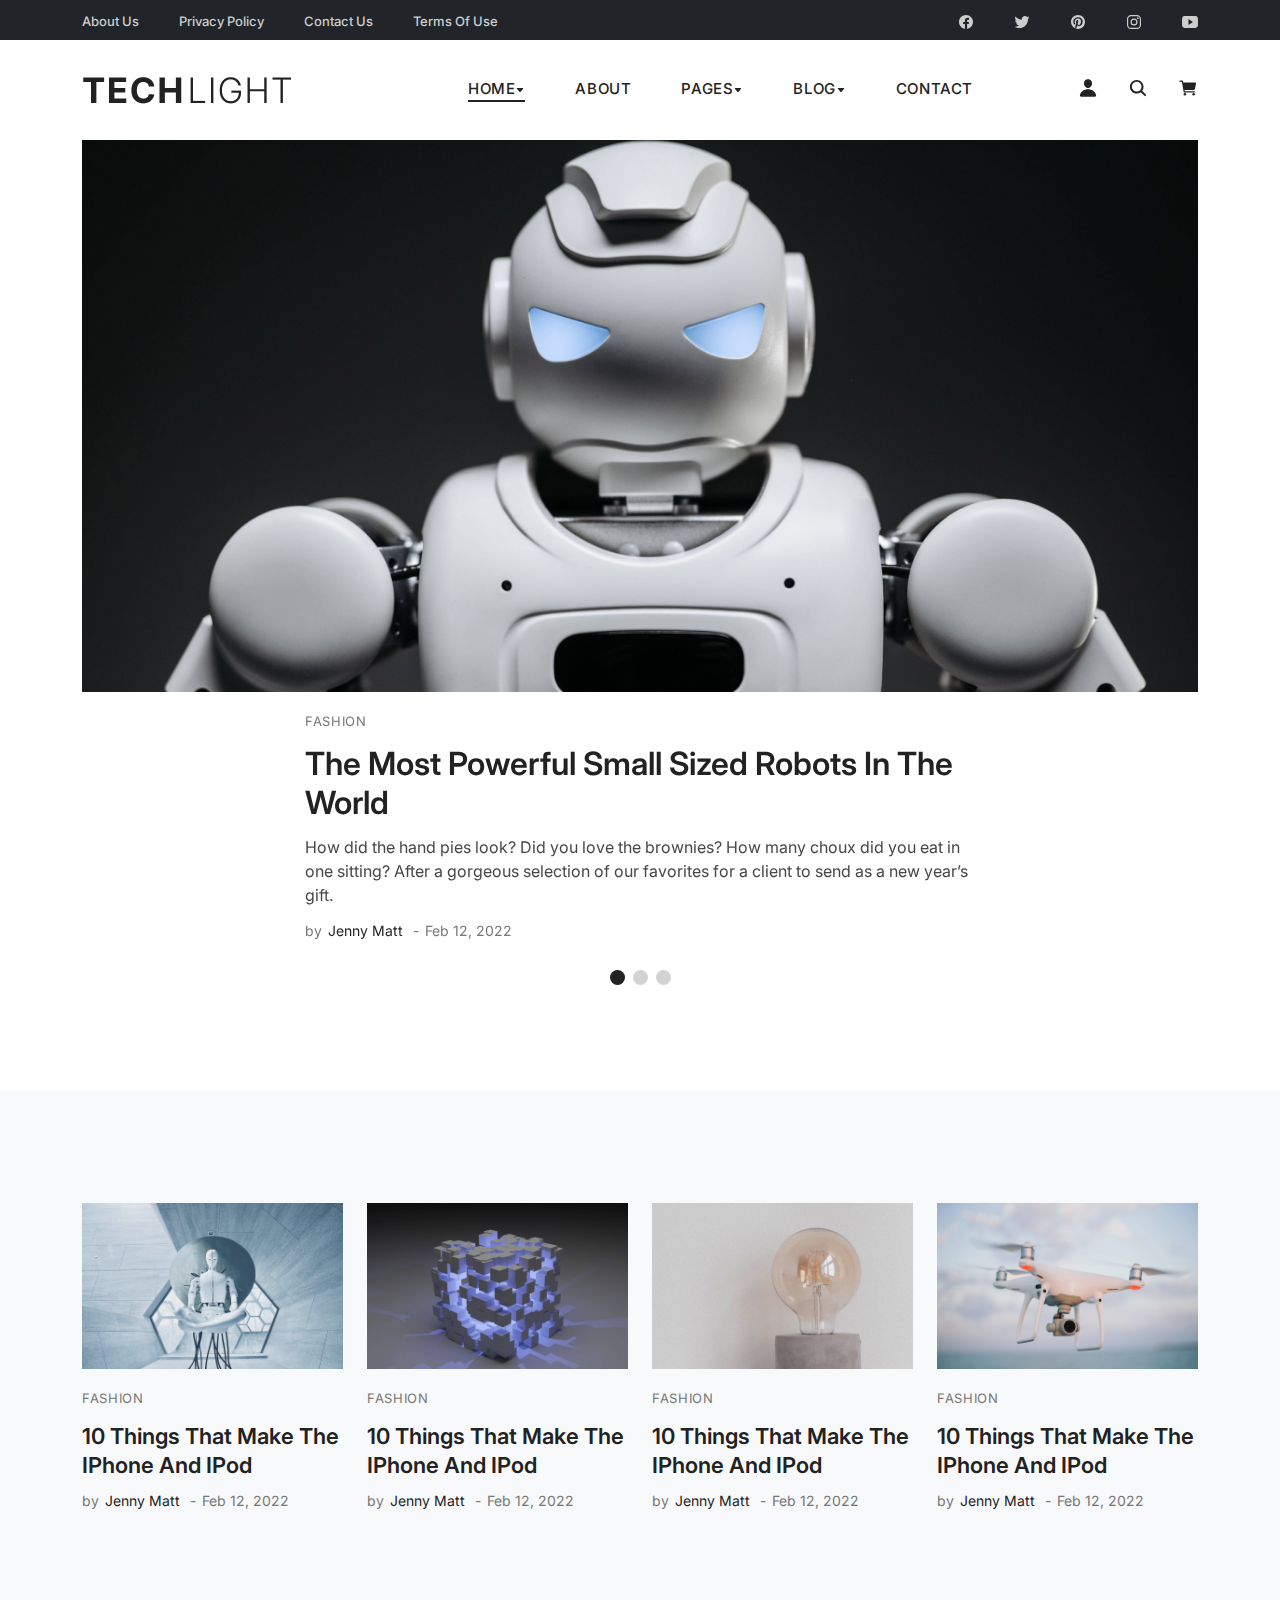
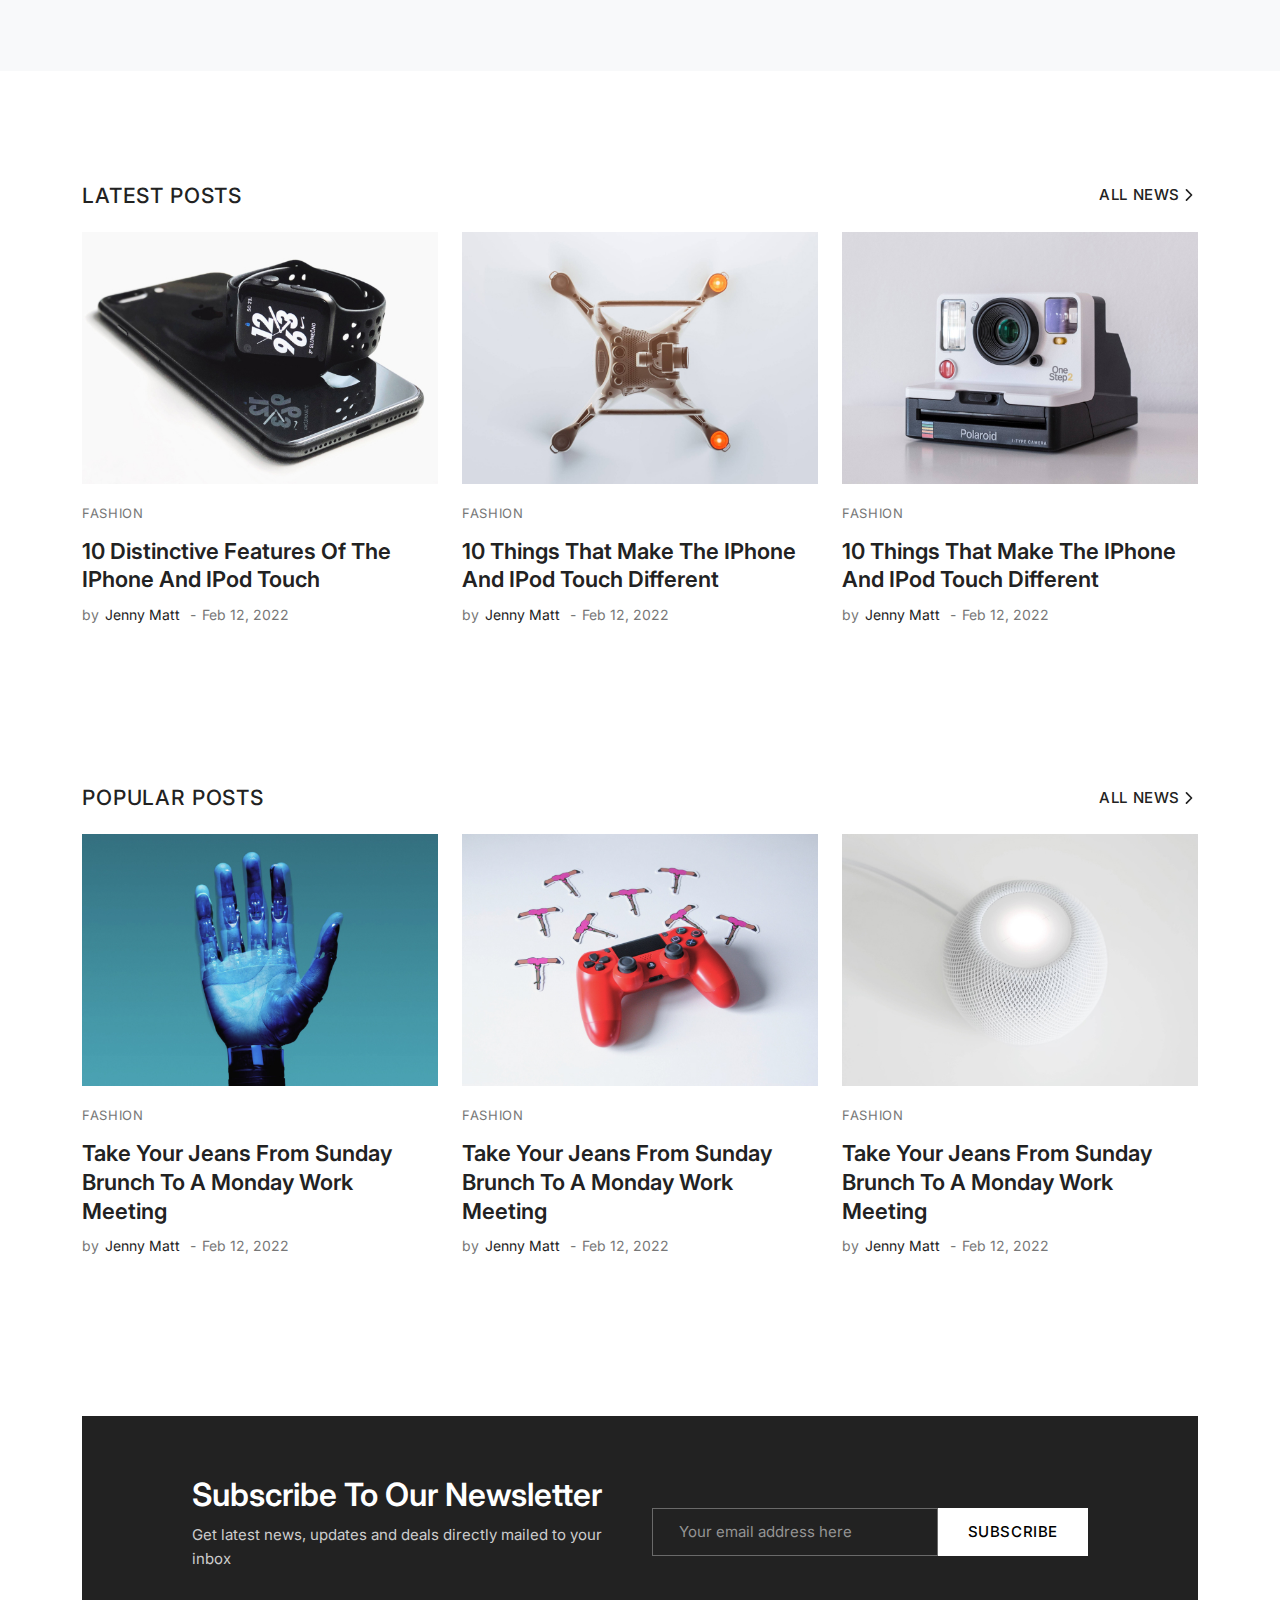
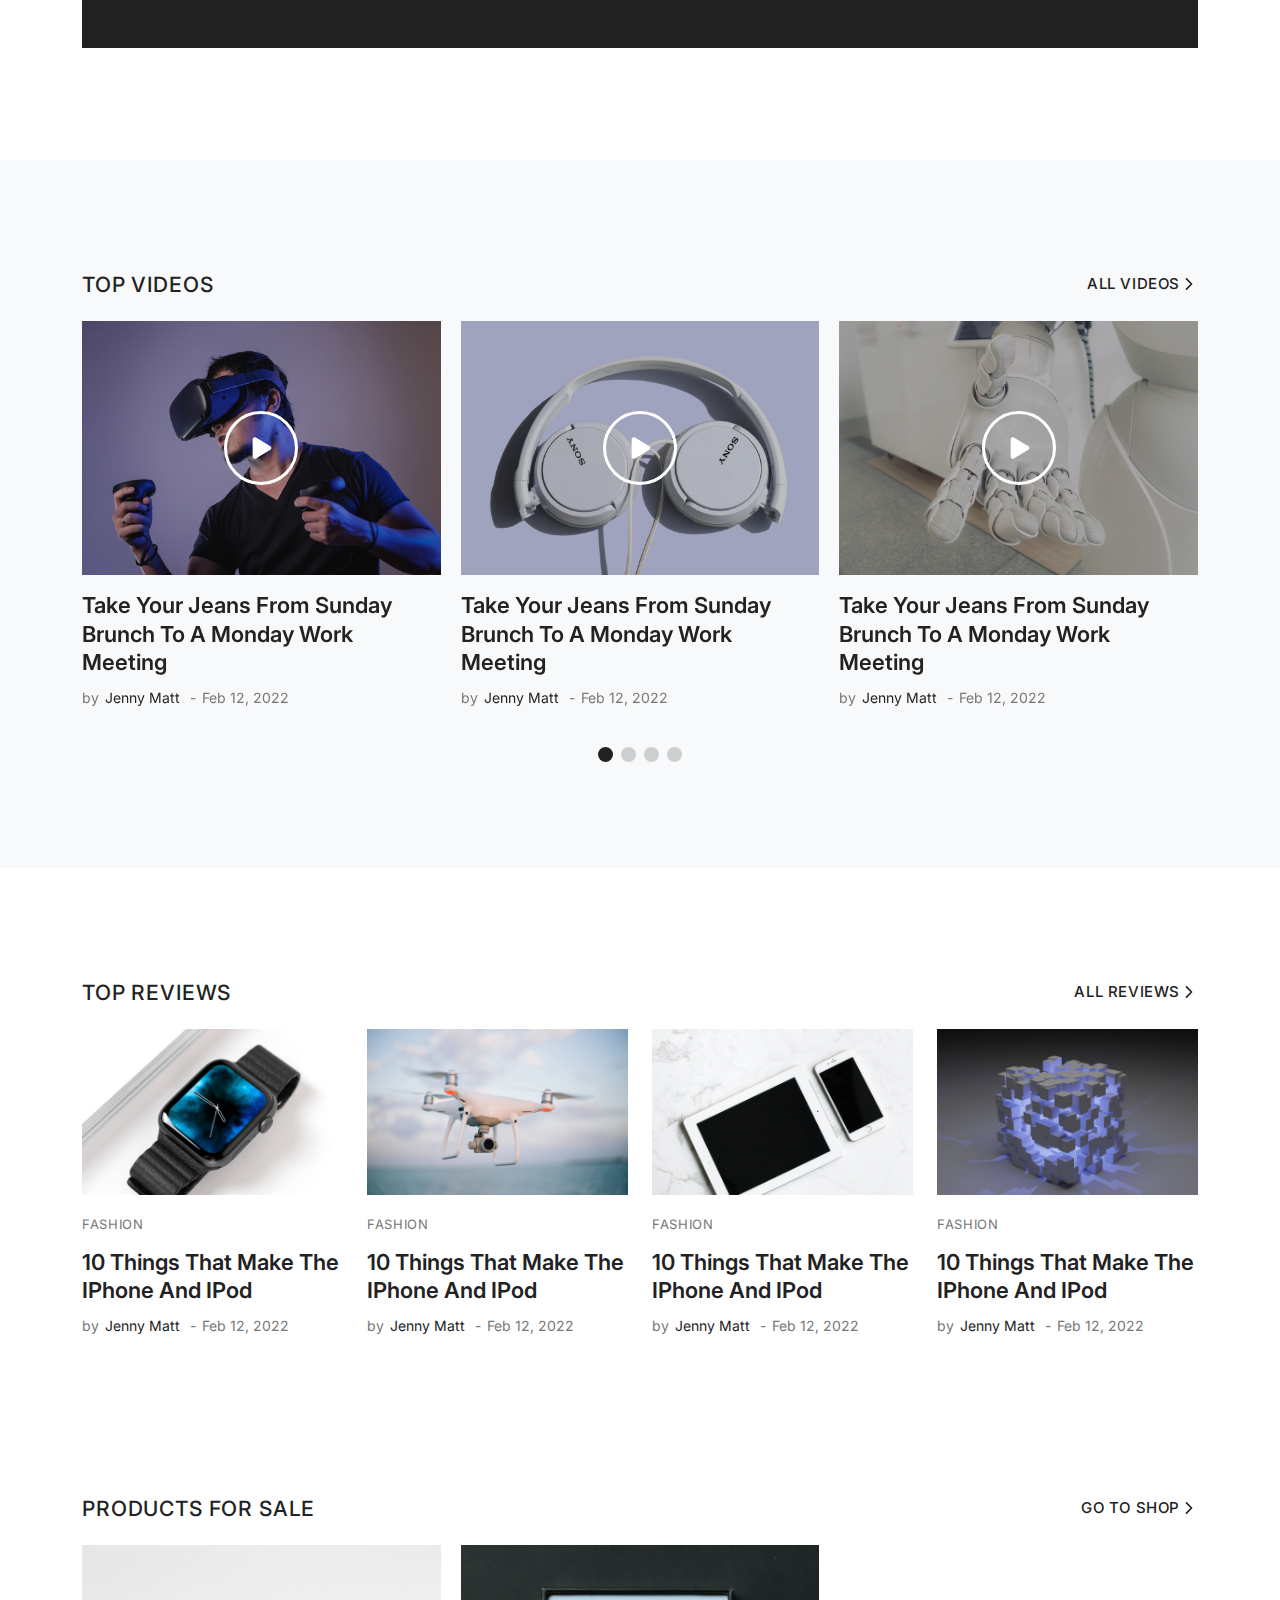
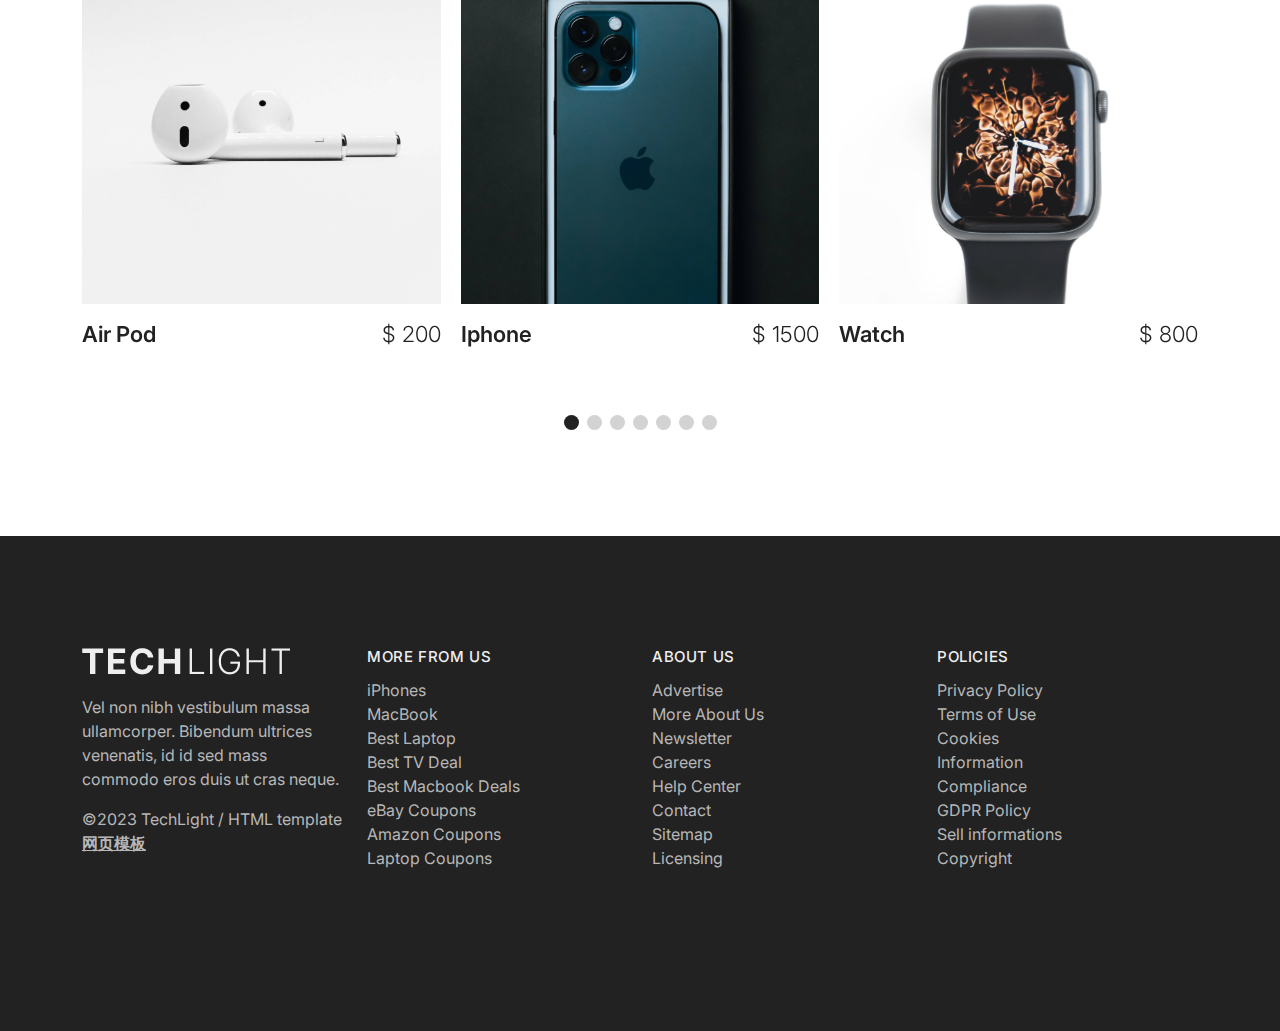
<file: index.html>
<!DOCTYPE html>
<html>
<head>
	<title>TechLight - Tech Blog Free HTML CSS Website Template</title>

    <meta charset="utf-8">
    <meta http-equiv="X-UA-Compatible" content="IE=edge">
    <meta name="viewport" content="width=device-width, initial-scale=1.0">
    <meta name="format-detection" content="telephone=no">
    <meta name="apple-mobile-web-app-capable" content="yes">
    <meta name="author" content="">
    <meta name="keywords" content="">
    <meta name="description" content="">

    <link rel="stylesheet" type="text/css" href="css/vendor.css">
    <link href="css/bootstrap.min.css" rel="stylesheet">
    <link rel="stylesheet" type="text/css" href="css/main.css">

    <link rel="preconnect" href="https://fonts.googleapis.com">		
	<link rel="preconnect" href="https://fonts.gstatic.com" crossorigin>
	<link href="https://fonts.googleapis.com/css2?family=Inter:wght@100;200;300;400;500;600;700;800;900&display=swap" rel="stylesheet">
</head>
<body>

<svg xmlns="http://www.w3.org/2000/svg" style="display: none;">
	<symbol id="logo-facebook" xmlns="http://www.w3.org/2000/svg" class="ionicon" viewBox="0 0 512 512">
		<title>Facebook</title><path fill="currentColor" fill-rule="evenodd" d="M480 257.35c0-123.7-100.3-224-224-224s-224 100.3-224 224c0 111.8 81.9 204.47 189 221.29V322.12h-56.89v-64.77H221V208c0-56.13 33.45-87.16 84.61-87.16c24.51 0 50.15 4.38 50.15 4.38v55.13H327.5c-27.81 0-36.51 17.26-36.51 35v42h62.12l-9.92 64.77H291v156.54c107.1-16.81 189-109.48 189-221.31Z"/>
  	</symbol>
  	<symbol id="logo-twitter" xmlns="http://www.w3.org/2000/svg" class="ionicon" viewBox="0 0 512 512">
		<title>Twitter</title><path fill="currentColor" d="M496 109.5a201.8 201.8 0 0 1-56.55 15.3a97.51 97.51 0 0 0 43.33-53.6a197.74 197.74 0 0 1-62.56 23.5A99.14 99.14 0 0 0 348.31 64c-54.42 0-98.46 43.4-98.46 96.9a93.21 93.21 0 0 0 2.54 22.1a280.7 280.7 0 0 1-203-101.3A95.69 95.69 0 0 0 36 130.4c0 33.6 17.53 63.3 44 80.7A97.5 97.5 0 0 1 35.22 199v1.2c0 47 34 86.1 79 95a100.76 100.76 0 0 1-25.94 3.4a94.38 94.38 0 0 1-18.51-1.8c12.51 38.5 48.92 66.5 92.05 67.3A199.59 199.59 0 0 1 39.5 405.6a203 203 0 0 1-23.5-1.4A278.68 278.68 0 0 0 166.74 448c181.36 0 280.44-147.7 280.44-275.8c0-4.2-.11-8.4-.31-12.5A198.48 198.48 0 0 0 496 109.5Z"/>
  	</symbol>
  	<symbol id="logo-pinterest" xmlns="http://www.w3.org/2000/svg" class="ionicon" viewBox="0 0 512 512">
		<title>Pinterest</title><path fill="currentColor" d="M256.05 32c-123.7 0-224 100.3-224 224c0 91.7 55.2 170.5 134.1 205.2c-.6-15.6-.1-34.4 3.9-51.4c4.3-18.2 28.8-122.1 28.8-122.1s-7.2-14.3-7.2-35.4c0-33.2 19.2-58 43.2-58c20.4 0 30.2 15.3 30.2 33.6c0 20.5-13.1 51.1-19.8 79.5c-5.6 23.8 11.9 43.1 35.4 43.1c42.4 0 71-54.5 71-119.1c0-49.1-33.1-85.8-93.2-85.8c-67.9 0-110.3 50.7-110.3 107.3c0 19.5 5.8 33.3 14.8 43.9c4.1 4.9 4.7 6.9 3.2 12.5c-1.1 4.1-3.5 14-4.6 18c-1.5 5.7-6.1 7.7-11.2 5.6c-31.3-12.8-45.9-47-45.9-85.6c0-63.6 53.7-139.9 160.1-139.9c85.5 0 141.8 61.9 141.8 128.3c0 87.9-48.9 153.5-120.9 153.5c-24.2 0-46.9-13.1-54.7-27.9c0 0-13 51.6-15.8 61.6c-4.7 17.3-14 34.5-22.5 48a225.13 225.13 0 0 0 63.5 9.2c123.7 0 224-100.3 224-224S379.75 32 256.05 32Z"/>
  	</symbol>
  	<symbol id="logo-instagram" xmlns="http://www.w3.org/2000/svg" class="ionicon" viewBox="0 0 512 512">
		<title>Instagram</title><path fill="currentColor" d="M349.33 69.33a93.62 93.62 0 0 1 93.34 93.34v186.66a93.62 93.62 0 0 1-93.34 93.34H162.67a93.62 93.62 0 0 1-93.34-93.34V162.67a93.62 93.62 0 0 1 93.34-93.34h186.66m0-37.33H162.67C90.8 32 32 90.8 32 162.67v186.66C32 421.2 90.8 480 162.67 480h186.66C421.2 480 480 421.2 480 349.33V162.67C480 90.8 421.2 32 349.33 32Z"/><path fill="currentColor" d="M377.33 162.67a28 28 0 1 1 28-28a27.94 27.94 0 0 1-28 28ZM256 181.33A74.67 74.67 0 1 1 181.33 256A74.75 74.75 0 0 1 256 181.33m0-37.33a112 112 0 1 0 112 112a112 112 0 0 0-112-112Z"/>
  	</symbol>
  	<symbol id="logo-youtube" xmlns="http://www.w3.org/2000/svg" class="ionicon" viewBox="0 0 512 512">
		<title>Youtube</title><path fill="currentColor" d="M508.64 148.79c0-45-33.1-81.2-74-81.2C379.24 65 322.74 64 265 64h-18c-57.6 0-114.2 1-169.6 3.6C36.6 67.6 3.5 104 3.5 149C1 184.59-.06 220.19 0 255.79q-.15 53.4 3.4 106.9c0 45 33.1 81.5 73.9 81.5c58.2 2.7 117.9 3.9 178.6 3.8q91.2.3 178.6-3.8c40.9 0 74-36.5 74-81.5c2.4-35.7 3.5-71.3 3.4-107q.34-53.4-3.26-106.9ZM207 353.89v-196.5l145 98.2Z"/>
  	</symbol>
  	<symbol id="person" xmlns="http://www.w3.org/2000/svg" class="ionicon" viewBox="0 0 512 512">
		<title>Login</title><path fill="currentColor" d="M332.64 64.58C313.18 43.57 286 32 256 32c-30.16 0-57.43 11.5-76.8 32.38c-19.58 21.11-29.12 49.8-26.88 80.78C156.76 206.28 203.27 256 256 256s99.16-49.71 103.67-110.82c2.27-30.7-7.33-59.33-27.03-80.6ZM432 480H80a31 31 0 0 1-24.2-11.13c-6.5-7.77-9.12-18.38-7.18-29.11C57.06 392.94 83.4 353.61 124.8 326c36.78-24.51 83.37-38 131.2-38s94.42 13.5 131.2 38c41.4 27.6 67.74 66.93 76.18 113.75c1.94 10.73-.68 21.34-7.18 29.11A31 31 0 0 1 432 480Z"/>
  	</symbol>
  	<symbol id="search" xmlns="http://www.w3.org/2000/svg" class="ionicon" viewBox="0 0 512 512">
		<title>Search</title><path fill="currentColor" d="M456.69 421.39L362.6 327.3a173.81 173.81 0 0 0 34.84-104.58C397.44 126.38 319.06 48 222.72 48S48 126.38 48 222.72s78.38 174.72 174.72 174.72A173.81 173.81 0 0 0 327.3 362.6l94.09 94.09a25 25 0 0 0 35.3-35.3ZM97.92 222.72a124.8 124.8 0 1 1 124.8 124.8a124.95 124.95 0 0 1-124.8-124.8Z"/>
  	</symbol>
  	<symbol id="cart" xmlns="http://www.w3.org/2000/svg" class="ionicon" viewBox="0 0 512 512">
		<title>Cart</title><circle cx="176" cy="416" r="32" fill="currentColor"/><circle cx="400" cy="416" r="32" fill="currentColor"/><path fill="currentColor" d="M456.8 120.78a23.92 23.92 0 0 0-18.56-8.78H133.89l-6.13-34.78A16 16 0 0 0 112 64H48a16 16 0 0 0 0 32h50.58l45.66 258.78A16 16 0 0 0 160 368h256a16 16 0 0 0 0-32H173.42l-5.64-32h241.66A24.07 24.07 0 0 0 433 284.71l28.8-144a24 24 0 0 0-5-19.93Z"/>
  	</symbol>
  	<symbol id="long-arrow-alt-left" xmlns="http://www.w3.org/2000/svg" class="la" viewBox="0 0 32 32">
        <title>Long Arrow Left</title><path fill="currentColor" d="M10.813 9.281L4.093 16l6.72 6.719l1.406-1.438L7.938 17H28v-2H7.937l4.282-4.281z"/>
    </symbol>
    <symbol id="long-arrow-alt-right" xmlns="http://www.w3.org/2000/svg" class="la" viewBox="0 0 32 32">
    	<title>Long Arrow Right</title><path fill="currentColor" d="M21.188 9.281L19.78 10.72L24.063 15H4v2h20.063l-4.282 4.281l1.407 1.438L27.905 16z"/>
    </symbol>
  	<symbol id="caret-down" xmlns="http://www.w3.org/2000/svg" class="ionicon" viewBox="0 0 512 512">
		<title>Caret Down</title><path fill="currentColor" d="m98 190.06l139.78 163.12a24 24 0 0 0 36.44 0L414 190.06c13.34-15.57 2.28-39.62-18.22-39.62h-279.6c-20.5 0-31.56 24.05-18.18 39.62Z"/>
  	</symbol>
  	<symbol id="arrow-back" xmlns="http://www.w3.org/2000/svg" class="ionicon" viewBox="0 0 512 512">
		<title>Arrow Back</title><path fill="none" stroke="currentColor" stroke-linecap="round" stroke-linejoin="round" stroke-width="48" d="M244 400L100 256l144-144M120 256h292"/>
  	</symbol>
  	<symbol id="arrow-forward" xmlns="http://www.w3.org/2000/svg" class="ionicon" viewBox="0 0 512 512">
		<title>Arrow Forward</title><path fill="none" stroke="currentColor" stroke-linecap="round" stroke-linejoin="round" stroke-width="48" d="m268 112l144 144l-144 144m124-144H100"/>
  	</symbol>
  	<symbol id="chevron-forward" xmlns="http://www.w3.org/2000/svg" class="ionicon" viewBox="0 0 512 512">
		<title>Chevron Forward</title><path fill="none" stroke="currentColor" stroke-linecap="round" stroke-linejoin="round" stroke-width="48" d="m184 112l144 144l-144 144"/>
  	</symbol>
  	<symbol id="play" xmlns="http://www.w3.org/2000/svg" class="ionicon" viewBox="0 0 512 512">
		<title>Play</title><path fill="currentColor" d="M133 440a35.37 35.37 0 0 1-17.5-4.67c-12-6.8-19.46-20-19.46-34.33V111c0-14.37 7.46-27.53 19.46-34.33a35.13 35.13 0 0 1 35.77.45l247.85 148.36a36 36 0 0 1 0 61l-247.89 148.4A35.5 35.5 0 0 1 133 440Z"/>
  	</symbol>
  	<symbol id="menu-sharp" xmlns="http://www.w3.org/2000/svg" class="ionicon" viewBox="0 0 512 512">
		<title>Menu</title><path fill="currentColor" d="M64 384h384v-42.67H64Zm0-106.67h384v-42.66H64ZM64 128v42.67h384V128Z"/>
  	</symbol>
  	<symbol id="close-sharp" xmlns="http://www.w3.org/2000/svg" class="ionicon" viewBox="0 0 512 512">
		<title>Cross</title><path fill="currentColor" d="M400 145.49L366.51 112L256 222.51L145.49 112L112 145.49L222.51 256L112 366.51L145.49 400L256 289.49L366.51 400L400 366.51L289.49 256L400 145.49z"/>
  	</symbol>
</svg>

<div id="preloader">
  <div id="loader"></div>
</div>

<div class="search-popup">
  <div class="search-popup-container">

    <h3 class="my-3">Search Here</h3>
    <form role="search" method="get" class="search-form" action="">
        <input type="search" id="search-form" class="search-field" placeholder="Type and press enter" value="" name="s" />
        <button type="submit" class="search-submit">
	        <a href="#" class="search-button">
	          <svg class="bi" width="20" height="20"><use xlink:href="#search"></use></svg>
	        </a>
	    </button>
    </form>

  </div>
</div>
<header id="header-wrap">
	<div class="top-header bg-dark">

		<div class="container py-2 d-flex justify-content-between text-white">
			
			<div class="secondary-nav">
				<ul class="d-flex m-0 list-unstyled">
					<li><a href="#about">About Us</a></li>
					<li><a href="#about">Privacy Policy</a></li>
					<li><a href="#about">Contact Us</a></li>
					<li><a href="#about">Terms of Use</a></li>
				</ul>
			</div>

			<div class="social-share">
				<ul class="d-flex flex-wrap m-0 list-unstyled">
					<li><a href="#"><svg class="bi" width="16" height="16"><use xlink:href="#logo-facebook"></use></svg></a></li>
					<li><a href="#"><svg class="bi" width="16" height="16"><use xlink:href="#logo-twitter"></use></svg></a></li>
					<li><a href="#"><svg class="bi" width="16" height="16"><use xlink:href="#logo-pinterest"></use></svg></a></li>
					<li><a href="#"><svg class="bi" width="16" height="16"><use xlink:href="#logo-instagram"></use></svg></a></li>
					<li><a href="#"><svg class="bi" width="16" height="16"><use xlink:href="#logo-youtube"></use></svg></a></li>
				</ul>
			</div>

		</div>

	</div>

	<nav id="header-nav" class="navbar navbar-expand-lg py-4">

		<div class="container align-items-center">

			<a class="navbar-brand" href="index.html">
				<img src="images/logo.png" class="logo">
			</a>
			<button class="navbar-toggler d-flex d-lg-none" type="button" data-bs-toggle="offcanvas" data-bs-target="#offcanvasRight" aria-controls="offcanvasRight">
		    	<svg class="bi" width="36" height="36"><use xlink:href="#menu-sharp"></use></svg>
		 	</button>

			<div class="offcanvas offcanvas-end" tabindex="-1" id="offcanvasRight" aria-labelledby="offcanvasRightLabel">
				<div class="offcanvas-header justify-content-end">
	              <button type="button" data-bs-dismiss="offcanvas" aria-label="Close" data-bs-target="#bdNavbar">
	              	<svg class="bi" width="36" height="36"><use xlink:href="#close-sharp"></use></svg>
	              </button>
	            </div>
				<div class="offcanvas-body justify-content-end">
					<ul id="navbar" class="navbar-nav d-flex justify-content-end flex-wrap list-unstyled m-0">
						<li class="nav-item dropdown">
							<a class="nav-link active" href="#" role="button" data-bs-toggle="dropdown" aria-expanded="true">Home<svg class="bi" width="10" height="10"><use xlink:href="#caret-down"></use></svg></a>
							<ul class="dropdown-menu" data-bs-popper="none">
					          	<li><a href="index.html" class="dropdown-item active">Blog Home</a></li>
					          	<li><a href="shop-home.html" class="dropdown-item">Shop Home</a></li>
					        </ul>
						</li>
						<li class="nav-item">
							<a class="nav-link" href="about.html">About</a>
						</li>
				        <li class="nav-item dropdown">
				         	<a class="nav-link" href="#" role="button" data-bs-toggle="dropdown" aria-expanded="true">Pages<svg class="bi" width="10" height="10"><use xlink:href="#caret-down"></use></svg></a>
							<ul class="dropdown-menu" data-bs-popper="none">
					          	<li><a href="shop.html" class="dropdown-item">Shop <small><b>(PRO)</b></small></a></li>
					          	<li><a href="shop-single.html" class="dropdown-item">Shop Single <small><b>(PRO)</b></small></a></li>
					          	<li><a href="cart.html" class="dropdown-item">Cart <small><b>(PRO)</b></small></a></li>
					          	<li><a href="checkout.html" class="dropdown-item">Checkout <small><b>(PRO)</b></small></a></li>
					          	<li><a href="login.html" class="dropdown-item">Login <small><b>(PRO)</b></small></a></li>
					          	<li><a href="styles.html" class="dropdown-item">Styles</a></li>
					        </ul>
				        </li>
				        <li class="nav-item dropdown">
				         	<a class="nav-link" href="#" role="button" data-bs-toggle="dropdown" aria-expanded="true">Blog<svg class="bi" width="10" height="10"><use xlink:href="#caret-down"></use></svg></a>
							<ul class="dropdown-menu" data-bs-popper="none">
					          	<li><a href="blog.html" class="dropdown-item">Blog <small><b>(PRO)</b></small></a></li>
					          	<li><a href="blog-masonry.html" class="dropdown-item">Blog Masonry <small><b>(PRO)</b></small></a></li>
					          	<li><a href="single-post.html" class="dropdown-item">Single Post <small><b>(PRO)</b></small></a></li>
					        </ul>
				        </li>
						<li class="nav-item">
							<a class="nav-link" href="contact.html">Contact</a>
						</li>

						<li class="nav-item">
		                  <div class="user-items">
		                    <ul class="d-flex justify-content-end list-unstyled m-0">
		                      <li>
		                        <a href="login.html">
		                          <svg class="bi" width="20" height="20"><use xlink:href="#person"></use></svg>
		                        </a>
		                      </li>
		                      <li>
		                        <a href="#" class="search-button">
		                          <svg class="bi" width="20" height="20"><use xlink:href="#search"></use></svg>
		                        </a>
		                      </li>
		                      <li>
		                        <a href="cart.html">
		                          <svg class="bi" width="20" height="20"><use xlink:href="#cart"></use></svg>
		                        </a>
		                      </li>
		                    </ul>
		                  </div>
		                </li>

					</ul>
				</div>
			</div>

		</div>

	</nav>	
</header>

<section id="slider" class="position-relative padding-xlarge no-padding-top">

	<div class="container">

		<div class="swiper main-slider overflow-hidden">
		    <div class="swiper-wrapper">

		        <div class="swiper-slide">
					<img src="images/slider-img1.jpg" class="slider-img img-fluid">
				  	<div class="carousel-text text-start">
				        <div class="story-title-wrap mt-3">
							<div class="post-meta"><a href="blog.html">Fashion</a></div>
							<h2 class="story-title"><a href="single-post.html">The most powerful small sized robots in the world</a></h2>				
							<p>How did the hand pies look? Did you love the brownies? How many choux did you eat in one sitting? After  a gorgeous selection of our favorites for a client to send as a new year’s gift.</p>
							<div class="entry-meta">
								<span class="author"><span class="sp">by</span><span class="author-name">Jenny Matt</span></span>
								<span class="meta-date"><span class="sp">-</span><time class="published" datetime="">Feb 12, 2022</time></span>
							</div>
						</div>
				    </div>
				</div>

				<div class="swiper-slide">
					<img src="images/slider-img2.jpg" class="slider-img img-fluid">
				  	<div class="carousel-text text-start">
				        <div class="story-title-wrap mt-3">
							<div class="post-meta"><a href="blog.html">Fashion</a></div>
							<h2 class="story-title"><a href="single-post.html">The most powerful small sized robots in the world</a></h2>				
							<p>How did the hand pies look? Did you love the brownies? How many choux did you eat in one sitting? After  a gorgeous selection of our favorites for a client to send as a new year’s gift.</p>
							<div class="entry-meta">
								<span class="author"><span class="sp">by</span><span class="author-name">Jenny Matt</span></span>
								<span class="meta-date"><span class="sp">-</span><time class="published" datetime="">Feb 12, 2022</time></span>
							</div>
						</div>
				    </div>
				</div>

				<div class="swiper-slide">
					<img src="images/slider-img3.jpg" class="slider-img img-fluid">
				  	<div class="carousel-text text-start">
				        <div class="story-title-wrap mt-3">
							<div class="post-meta"><a href="blog.html">Fashion</a></div>
							<h2 class="story-title"><a href="single-post.html">The most powerful small sized robots in the world</a></h2>				
							<p>How did the hand pies look? Did you love the brownies? How many choux did you eat in one sitting? After  a gorgeous selection of our favorites for a client to send as a new year’s gift.</p>
							<div class="entry-meta">
								<span class="author"><span class="sp">by</span><span class="author-name">Jenny Matt</span></span>
								<span class="meta-date"><span class="sp">-</span><time class="published" datetime="">Feb 12, 2022</time></span>
							</div>
						</div>
				    </div>
				</div>
		    </div>
		</div>
	    <div class="swiper-icon swiper-arrow slider-arrow-next position-absolute top-0 bottom-0 end-0 d-flex align-items-center">
          <a href="#"><svg class="bi" width="60" height="60"><use xlink:href="#long-arrow-alt-right"></use></svg></a>
        </div>
	    <div class="swiper-icon swiper-arrow slider-arrow-prev position-absolute top-0 bottom-0 start-0 d-flex align-items-center">
          <a href="#"><svg class="bi" width="60" height="60"><use xlink:href="#long-arrow-alt-left"></use></svg></a>
        </div>
        <div class="swiper-pagination main-slider-pagination"></div>

	</div>
</section>

<section id="blog-section" class="bg-light padding-large">
	<div class="container">
		<div class="row">
			<div class="post-item col-md-3">
				<figure class="zoom-effect">
					<a href="single-post.html" class="zoom-in"><img src="images/postitem1.jpg" alt="stories" class="lgpostImg img-fluid"></a>
				</figure>
				<div class="story-title-wrap mt-3">
					<div class="post-meta"><a href="blog.html">Fashion</a></div>
					<h3 class="story-title"><a href="single-post.html">10 Things That Make the iPhone and iPod</a></h3>				
					<div class="entry-meta">
						<span class="author"><span class="sp">by</span><span class="author-name">Jenny Matt</span></span>
						<span class="meta-date"><span class="sp">-</span><time class="published" datetime="">Feb 12, 2022</time></span>
					</div>
				</div>
			</div>
			<div class="post-item col-md-3">
				<figure class="zoom-effect">
					<a href="single-post.html" class="zoom-in"><img src="images/postitem2.jpg" alt="stories" class="lgpostImg img-fluid"></a>
				</figure>
				<div class="story-title-wrap mt-3">
					<div class="post-meta"><a href="blog.html">Fashion</a></div>
					<h3 class="story-title"><a href="single-post.html">10 Things That Make the iPhone and iPod</a></h3>				
					<div class="entry-meta">
						<span class="author"><span class="sp">by</span><span class="author-name">Jenny Matt</span></span>
						<span class="meta-date"><span class="sp">-</span><time class="published" datetime="">Feb 12, 2022</time></span>
					</div>
				</div>
			</div>
			<div class="post-item col-md-3">
				<figure class="zoom-effect">
					<a href="single-post.html" class="zoom-in"><img src="images/postitem3.jpg" alt="stories" class="lgpostImg img-fluid"></a>
				</figure>
				<div class="story-title-wrap mt-3">
					<div class="post-meta"><a href="blog.html">Fashion</a></div>
					<h3 class="story-title"><a href="single-post.html">10 Things That Make the iPhone and iPod</a></h3>				
					<div class="entry-meta">
						<span class="author"><span class="sp">by</span><span class="author-name">Jenny Matt</span></span>
						<span class="meta-date"><span class="sp">-</span><time class="published" datetime="">Feb 12, 2022</time></span>
					</div>
				</div>
			</div>
			<div class="post-item col-md-3">
				<figure class="zoom-effect">
					<a href="single-post.html" class="zoom-in"><img src="images/postitem4.jpg" alt="stories" class="lgpostImg img-fluid"></a>
				</figure>
				<div class="story-title-wrap mt-3">
					<div class="post-meta"><a href="blog.html">Fashion</a></div>
					<h3 class="story-title"><a href="single-post.html">10 Things That Make the iPhone and iPod</a></h3>				
					<div class="entry-meta">
						<span class="author"><span class="sp">by</span><span class="author-name">Jenny Matt</span></span>
						<span class="meta-date"><span class="sp">-</span><time class="published" datetime="">Feb 12, 2022</time></span>
					</div>
				</div>
			</div>
		</div>
	</div>
</section>

<section id="latest-posts" class="latest-posts margin-large">
	<div class="container">
		<div class="title-wrap d-flex justify-content-between">			
			<div class="section-header">
				<h4 class="elementary-title">Latest Posts</h4>
			</div><!--section-header-->
			<a href="blog.html" class="button">All news<svg class="bi" width="18" height="18"><use xlink:href="#chevron-forward"></use></svg></a>
		</div>
		<div class="row">
			<div class="post-item col-md-4">
				<figure class="zoom-effect">
					<a href="single-post.html" class="zoom-in"><img src="images/item1.jpg" alt="stories" class="blogImg img-fluid"></a>
				</figure>
				<div class="story-title-wrap mt-3">
					<div class="post-meta"><a href="blog.html">Fashion</a></div>
					<h3 class="story-title"><a href="single-post.html">10 Distinctive Features of the iPhone and iPod Touch</a></h3>				
					<div class="entry-meta">
						<span class="author"><span class="sp">by</span><span class="author-name">Jenny Matt</span></span>
						<span class="meta-date"><span class="sp">-</span><time class="published" datetime="">Feb 12, 2022</time></span>
					</div>
				</div>
			</div>
			<div class="post-item col-md-4">
				<figure class="zoom-effect">
					<a href="single-post.html" class="zoom-in"><img src="images/item2.jpg" alt="stories" class="blogImg img-fluid"></a>
				</figure>
				<div class="story-title-wrap mt-3">
					<div class="post-meta"><a href="blog.html">Fashion</a></div>
					<h3 class="story-title"><a href="single-post.html">10 Things That Make the iPhone and iPod touch different</a></h3>				
					<div class="entry-meta">
						<span class="author"><span class="sp">by</span><span class="author-name">Jenny Matt</span></span>
						<span class="meta-date"><span class="sp">-</span><time class="published" datetime="">Feb 12, 2022</time></span>
					</div>
				</div>
			</div>
			<div class="post-item col-md-4">
				<figure class="zoom-effect">
					<a href="single-post.html" class="zoom-in"><img src="images/item3.jpg" alt="stories" class="blogImg img-fluid"></a>
				</figure>
				<div class="story-title-wrap mt-3">
					<div class="post-meta"><a href="blog.html">Fashion</a></div>
					<h3 class="story-title"><a href="single-post.html">10 Things That Make the iPhone and iPod touch different</a></h3>				
					<div class="entry-meta">
						<span class="author"><span class="sp">by</span><span class="author-name">Jenny Matt</span></span>
						<span class="meta-date"><span class="sp">-</span><time class="published" datetime="">Feb 12, 2022</time></span>
					</div>
				</div>
			</div>
		</div>
	</div>
</section>

<section id="popular-posts" class="popular-posts">
	<div class="container">
		<div class="title-wrap d-flex justify-content-between">			
			<div class="section-header">
				<h4 class="elementary-title">Popular Posts</h4>
			</div><!--section-header-->
			<a href="blog.html" class="button">All news<svg class="bi" width="18" height="18"><use xlink:href="#chevron-forward"></use></svg></a>
		</div>
		<div class="row">
			<div class="post-item col-md-4">
				<figure class="zoom-effect">
					<a href="single-post.html" class="zoom-in"><img src="images/item4.jpg" alt="stories" class="blogImg img-fluid"></a>
				</figure>
				<div class="story-title-wrap mt-3">
					<div class="post-meta"><a href="blog.html">Fashion</a></div>
					<h3 class="story-title"><a href="single-post.html">Take Your Jeans From Sunday Brunch To A Monday Work Meeting</a></h3>				
					<div class="entry-meta">
						<span class="author"><span class="sp">by</span><span class="author-name">Jenny Matt</span></span>
						<span class="meta-date"><span class="sp">-</span><time class="published" datetime="">Feb 12, 2022</time></span>
					</div>
				</div>
			</div>
			<div class="post-item col-md-4">
				<figure class="zoom-effect">
					<a href="single-post.html" class="zoom-in"><img src="images/item5.jpg" alt="stories" class="blogImg img-fluid"></a>
				</figure>
				<div class="story-title-wrap mt-3">
					<div class="post-meta"><a href="blog.html">Fashion</a></div>
					<h3 class="story-title"><a href="single-post.html">Take Your Jeans From Sunday Brunch To A Monday Work Meeting</a></h3>				
					<div class="entry-meta">
						<span class="author"><span class="sp">by</span><span class="author-name">Jenny Matt</span></span>
						<span class="meta-date"><span class="sp">-</span><time class="published" datetime="">Feb 12, 2022</time></span>
					</div>
				</div>
			</div>
			<div class="post-item col-md-4">
				<figure class="zoom-effect">
					<a href="single-post.html" class="zoom-in"><img src="images/item6.jpg" alt="stories" class="blogImg img-fluid"></a>
				</figure>
				<div class="story-title-wrap mt-3">
					<div class="post-meta"><a href="blog.html">Fashion</a></div>
					<h3 class="story-title"><a href="single-post.html">Take Your Jeans From Sunday Brunch To A Monday Work Meeting</a></h3>				
					<div class="entry-meta">
						<span class="author"><span class="sp">by</span><span class="author-name">Jenny Matt</span></span>
						<span class="meta-date"><span class="sp">-</span><time class="published" datetime="">Feb 12, 2022</time></span>
					</div>
				</div>
			</div>
		</div>
	</div>
</section>

<section id="newsletter" class="margin-large">
 	<div class="container">
 		<div class="newsletter text-white">
	 		<div class="row">
	 			<div class="col-lg-6 col-md-12 title">
		 			<h2 class="text-white">Subscribe to Our Newsletter</h2>
		 			<p>Get latest news, updates and deals directly mailed to your inbox</p> 				
	 			</div>
	 			<form class="col-lg-6 col-md-12 d-flex align-items-center">
	 				<div class="d-flex">
			            <input id="newsletter1" type="text" class="form-control" placeholder="Your email address here">
			            <button class="button btn-bg-white" type="button">Subscribe</button>
			        </div>
	 			</form>
	 		</div> 			
 		</div>
 	</div>
</section>

<section id="videos" class="position-relative bg-light padding-large">
	<div class="container">
		<div class="title-wrap d-flex justify-content-between">			
			<div class="section-header">
				<h4 class="elementary-title">Top videos</h4>
			</div><!--section-header-->
			<a href="blog.html" class="button">All videos<svg class="bi" width="18" height="18"><use xlink:href="#chevron-forward"></use></svg></a>
		</div>

		<div class="swiper videos-carousel overflow-hidden">

			<div class="swiper-wrapper">
				
				<div class="post-item swiper-slide">
					<figure class="zoom-effect">
						<a  type="button" class="video-btn zoom-in" data-bs-toggle="modal" data-src="https://www.youtube.com/embed/W_tIumKa8VY" data-bs-target="#myModal">
							<img src="images/videoitem1.jpg" alt="stories" class="blogImg img-fluid">
							<svg class="bi" width="34" height="34"><use xlink:href="#play"></use></svg>								
						</a>
					</figure>
					<div class="story-title-wrap mt-3">
						<h3 class="story-title"><a href="single-post.html">Take Your Jeans From Sunday Brunch To A Monday Work Meeting</a></h3>				
						<div class="entry-meta">
							<span class="author"><span class="sp">by</span><span class="author-name">Jenny Matt</span></span>
							<span class="meta-date"><span class="sp">-</span><time class="published" datetime="">Feb 12, 2022</time></span>
						</div>
					</div>
				</div>
				<div class="post-item swiper-slide">
					<figure class="zoom-effect">
						<a  type="button" class="video-btn zoom-in" data-bs-toggle="modal" data-src="https://www.youtube.com/embed/W_tIumKa8VY" data-bs-target="#myModal">
							<img src="images/videoitem2.jpg" alt="stories" class="blogImg img-fluid">
							<svg class="bi" width="34" height="34"><use xlink:href="#play"></use></svg>
						</a>
					</figure>
					<div class="story-title-wrap mt-3">
						<h3 class="story-title"><a href="single-post.html">Take Your Jeans From Sunday Brunch To A Monday Work Meeting</a></h3>				
						<div class="entry-meta">
							<span class="author"><span class="sp">by</span><span class="author-name">Jenny Matt</span></span>
							<span class="meta-date"><span class="sp">-</span><time class="published" datetime="">Feb 12, 2022</time></span>
						</div>
					</div>
				</div>
				<div class="post-item swiper-slide">
					<figure class="zoom-effect">
						<a  type="button" class="video-btn zoom-in" data-bs-toggle="modal" data-src="https://www.youtube.com/embed/W_tIumKa8VY" data-bs-target="#myModal">
							<img src="images/videoitem3.jpg" alt="stories" class="blogImg img-fluid">
							<svg class="bi" width="34" height="34"><use xlink:href="#play"></use></svg>
						</a>
					</figure>
					<div class="story-title-wrap mt-3">
						<h3 class="story-title"><a href="single-post.html">Take Your Jeans From Sunday Brunch To A Monday Work Meeting</a></h3>				
						<div class="entry-meta">
							<span class="author"><span class="sp">by</span><span class="author-name">Jenny Matt</span></span>
							<span class="meta-date"><span class="sp">-</span><time class="published" datetime="">Feb 12, 2022</time></span>
						</div>
					</div>
				</div>
				<div class="post-item swiper-slide">
					<figure class="zoom-effect">
						<a  type="button" class="video-btn zoom-in" data-bs-toggle="modal" data-src="https://www.youtube.com/embed/W_tIumKa8VY" data-bs-target="#myModal">
							<img src="images/videoitem3.jpg" alt="stories" class="blogImg img-fluid">
							<svg class="bi" width="34" height="34"><use xlink:href="#play"></use></svg>
						</a>
					</figure>
					<div class="story-title-wrap mt-3">
						<h3 class="story-title"><a href="single-post.html">Take Your Jeans From Sunday Brunch To A Monday Work Meeting</a></h3>				
						<div class="entry-meta">
							<span class="author"><span class="sp">by</span><span class="author-name">Jenny Matt</span></span>
							<span class="meta-date"><span class="sp">-</span><time class="published" datetime="">Feb 12, 2022</time></span>
						</div>
					</div>
				</div>
				<div class="post-item swiper-slide">
					<figure class="zoom-effect">
						<a  type="button" class="video-btn zoom-in" data-bs-toggle="modal" data-src="https://www.youtube.com/embed/W_tIumKa8VY" data-bs-target="#myModal">
							<img src="images/videoitem3.jpg" alt="stories" class="blogImg img-fluid">
							<svg class="bi" width="34" height="34"><use xlink:href="#play"></use></svg>
						</a>
					</figure>
					<div class="story-title-wrap mt-3">
						<h3 class="story-title"><a href="single-post.html">Take Your Jeans From Sunday Brunch To A Monday Work Meeting</a></h3>				
						<div class="entry-meta">
							<span class="author"><span class="sp">by</span><span class="author-name">Jenny Matt</span></span>
							<span class="meta-date"><span class="sp">-</span><time class="published" datetime="">Feb 12, 2022</time></span>
						</div>
					</div>
				</div>
				<div class="post-item swiper-slide">
					<figure class="zoom-effect">
						<a  type="button" class="video-btn zoom-in" data-bs-toggle="modal" data-src="https://www.youtube.com/embed/W_tIumKa8VY" data-bs-target="#myModal">
							<img src="images/videoitem3.jpg" alt="stories" class="blogImg img-fluid">
							<svg class="bi" width="34" height="34"><use xlink:href="#play"></use></svg>
						</a>
					</figure>
					<div class="story-title-wrap mt-3">
						<h3 class="story-title"><a href="single-post.html">Take Your Jeans From Sunday Brunch To A Monday Work Meeting</a></h3>				
						<div class="entry-meta">
							<span class="author"><span class="sp">by</span><span class="author-name">Jenny Matt</span></span>
							<span class="meta-date"><span class="sp">-</span><time class="published" datetime="">Feb 12, 2022</time></span>
						</div>
					</div>
				</div>

			</div>
			
		</div>
	    <div class="swiper-icon swiper-arrow videos-carousel-button-next position-absolute top-0 bottom-0 end-0 d-flex align-items-center">
          <a href="#"><svg class="bi" width="60" height="60"><use xlink:href="#long-arrow-alt-right"></use></svg></a>
        </div>
	    <div class="swiper-icon swiper-arrow videos-carousel-button-prev position-absolute top-0 bottom-0 start-0 d-flex align-items-center">
          <a href="#"><svg class="bi" width="60" height="60"><use xlink:href="#long-arrow-alt-left"></use></svg></a>
        </div>
        <div class="swiper-pagination videos-pagination"></div>
	</div>
</section>

<section id="blog-section" class="margin-large no-margin-bottom">
	<div class="container">
		<div class="title-wrap d-flex justify-content-between">			
			<div class="section-header">
				<h4 class="elementary-title">Top Reviews</h4>
			</div><!--section-header-->
			<a href="blog.html" class="button">All reviews<svg class="bi" width="18" height="18"><use xlink:href="#chevron-forward"></use></svg></a>
		</div>
		<div class="row">
			<div class="post-item col-md-3">
				<figure class="zoom-effect">
					<a href="single-post.html" class="zoom-in"><img src="images/postitem5.jpg" alt="stories" class="lgpostImg img-fluid"></a>					
				</figure>
				<div class="story-title-wrap mt-3">
					<div class="post-meta"><a href="blog.html">Fashion</a></div>
					<h3 class="story-title"><a href="single-post.html">10 Things That Make the iPhone and iPod</a></h3>				
					<div class="entry-meta">
						<span class="author"><span class="sp">by</span><span class="author-name">Jenny Matt</span></span>
						<span class="meta-date"><span class="sp">-</span><time class="published" datetime="">Feb 12, 2022</time></span>
					</div>
				</div>
			</div>
			<div class="post-item col-md-3">
				<figure class="zoom-effect">
					<a href="single-post.html" class="zoom-in"><img src="images/postitem6.jpg" alt="stories" class="lgpostImg img-fluid"></a>
				</figure>
				<div class="story-title-wrap mt-3">
					<div class="post-meta"><a href="blog.html">Fashion</a></div>
					<h3 class="story-title"><a href="single-post.html">10 Things That Make the iPhone and iPod</a></h3>				
					<div class="entry-meta">
						<span class="author"><span class="sp">by</span><span class="author-name">Jenny Matt</span></span>
						<span class="meta-date"><span class="sp">-</span><time class="published" datetime="">Feb 12, 2022</time></span>
					</div>
				</div>
			</div>
			<div class="post-item col-md-3">
				<figure class="zoom-effect">
					<a href="single-post.html" class="zoom-in"><img src="images/postitem7.jpg" alt="stories" class="lgpostImg img-fluid"></a>
				</figure>
				<div class="story-title-wrap mt-3">
					<div class="post-meta"><a href="blog.html">Fashion</a></div>
					<h3 class="story-title"><a href="single-post.html">10 Things That Make the iPhone and iPod</a></h3>				
					<div class="entry-meta">
						<span class="author"><span class="sp">by</span><span class="author-name">Jenny Matt</span></span>
						<span class="meta-date"><span class="sp">-</span><time class="published" datetime="">Feb 12, 2022</time></span>
					</div>
				</div>
			</div>
			<div class="post-item col-md-3">
				<figure class="zoom-effect">
					<a href="single-post.html" class="zoom-in"><img src="images/postitem8.jpg" alt="stories" class="lgpostImg img-fluid"></a>
				</figure>
				<div class="story-title-wrap mt-3">
					<div class="post-meta"><a href="blog.html">Fashion</a></div>
					<h3 class="story-title"><a href="single-post.html">10 Things That Make the iPhone and iPod</a></h3>				
					<div class="entry-meta">
						<span class="author"><span class="sp">by</span><span class="author-name">Jenny Matt</span></span>
						<span class="meta-date"><span class="sp">-</span><time class="published" datetime="">Feb 12, 2022</time></span>
					</div>
				</div>
			</div>
		</div>
	</div>
</section>

<section id="product-for-sale" class="position-relative padding-large">
	<div class="container">
		<div class="title-wrap d-flex justify-content-between">			
			<div class="section-header">
				<h4 class="elementary-title">Products for sale</h4>
			</div><!--section-header-->
			<a href="shop.html" class="button">Go to shop<svg class="bi" width="18" height="18"><use xlink:href="#chevron-forward"></use></svg></a>
		</div>
			<div class="swiper products-carousel overflow-hidden">

				<div class="swiper-wrapper">

					<div class="swiper-slide product-card link-effect">
						<figure class="zoom-effect">
							<a href="single-product.html" class="zoom-in"><img src="images/product1.jpg" alt="stories" class="lgpostImg img-fluid"></a>
						</figure>
						<div class="story-title-wrap my-3 d-flex justify-content-between">
							<h3 class="story-title"><a href="single-product.html">Air pod</a></h3>
							<a class="price" href="#" data-after="ADD TO CART"><span>$ 200</span></a>
						</div>
					</div>
					<div class="swiper-slide product-card link-effect">
						<figure class="zoom-effect">
							<a href="single-product.html" class="zoom-in"><img src="images/product2.jpg" alt="stories" class="lgpostImg img-fluid"></a>
						</figure>
						<div class="story-title-wrap my-3 d-flex justify-content-between">
							<h3 class="story-title"><a href="single-product.html">Iphone</a></h3>
							<a class="price" href="#" data-after="ADD TO CART"><span>$ 1500</span></a>
						</div>
					</div>
					<div class="swiper-slide product-card link-effect">
						<figure class="zoom-effect">
							<a href="single-product.html" class="zoom-in"><img src="images/product3.jpg" alt="stories" class="lgpostImg img-fluid"></a>
						</figure>
						<div class="story-title-wrap my-3 d-flex justify-content-between">
							<h3 class="story-title"><a href="single-product.html">Watch</a></h3>
							<a class="price" href="#" data-after="ADD TO CART"><span>$ 800</span></a>
						</div>
					</div>
					<div class="swiper-slide product-card link-effect">
						<figure class="zoom-effect">
							<a href="single-product.html" class="zoom-in"><img src="images/product4.jpg" alt="stories" class="lgpostImg img-fluid"></a>
						</figure>
						<div class="story-title-wrap my-3 d-flex justify-content-between">
							<h3 class="story-title"><a href="single-product.html">Drone</a></h3>
							<a class="price" href="#" data-after="ADD TO CART"><span>$ 1200</span></a>
						</div>
					</div>
					<div class="swiper-slide product-card link-effect">
						<figure class="zoom-effect">
							<a href="single-product.html" class="zoom-in"><img src="images/product5.jpg" alt="stories" class="lgpostImg img-fluid"></a>
						</figure>
						<div class="story-title-wrap my-3 d-flex justify-content-between">
							<h3 class="story-title"><a href="single-product.html">Air pod</a></h3>
							<a class="price" href="#" data-after="ADD TO CART"><span>$ 200</span></a>
						</div>
					</div>
					<div class="swiper-slide product-card link-effect">
						<figure class="zoom-effect">
							<a href="single-product.html" class="zoom-in"><img src="images/product6.jpg" alt="stories" class="lgpostImg img-fluid"></a>
						</figure>
						<div class="story-title-wrap my-3 d-flex justify-content-between">
							<h3 class="story-title"><a href="single-product.html">Camera</a></h3>
							<a class="price" href="#" data-after="ADD TO CART"><span>$ 400</span></a>
						</div>
					</div>
					<div class="swiper-slide product-card link-effect">
						<figure class="zoom-effect">
							<a href="single-product.html" class="zoom-in"><img src="images/product7.jpg" alt="stories" class="lgpostImg img-fluid"></a>
						</figure>
						<div class="story-title-wrap my-3 d-flex justify-content-between">
							<h3 class="story-title"><a href="single-product.html">Apple Mobile</a></h3>
							<a class="price" href="#" data-after="ADD TO CART"><span>$ 2000</span></a>
						</div>
					</div>
					<div class="swiper-slide product-card link-effect">
						<figure class="zoom-effect">
							<a href="single-product.html" class="zoom-in"><img src="images/product8.jpg" alt="stories" class="lgpostImg img-fluid"></a>
						</figure>
						<div class="story-title-wrap my-3 d-flex justify-content-between">
							<h3 class="story-title"><a href="single-product.html">Joy Stick</a></h3>
							<a class="price" href="#" data-after="ADD TO CART"><span>$ 150</span></a>
						</div>
					</div>
					<div class="swiper-slide product-card link-effect">
						<figure class="zoom-effect">
							<a href="single-product.html" class="zoom-in"><img src="images/product9.jpg" alt="stories" class="lgpostImg img-fluid"></a>
						</figure>
						<div class="story-title-wrap my-3 d-flex justify-content-between">
							<h3 class="story-title"><a href="single-product.html">Headset</a></h3>
							<a class="price" href="#" data-after="ADD TO CART"><span>$ 250</span></a>
						</div>
					</div>

				</div>

			</div>
			<div class="swiper-icon swiper-arrow products-carousel-button-next position-absolute top-0 bottom-0 end-0 d-flex align-items-center">
              <a href="#"><svg class="bi" width="60" height="60"><use xlink:href="#long-arrow-alt-right"></use></svg></a>
            </div>
		    <div class="swiper-icon swiper-arrow products-carousel-button-prev position-absolute top-0 bottom-0 start-0 d-flex align-items-center">
              <a href="#"><svg class="bi" width="60" height="60"><use xlink:href="#long-arrow-alt-left"></use></svg></a>
            </div>
            <div class="swiper-pagination products-pagination"></div>
	</div>
</section>

<footer id="footer" class="padding-large">
	<div class="container">
	    <div class="row">

	      <div class="col-md-3 mb-5">
			<a href="index.html"><img src="images/logo-light.png" class="logo"></a>
			<p>Vel non nibh vestibulum massa ullamcorper. Bibendum ultrices venenatis, id id sed mass commodo eros duis ut cras neque.</p>
		    <p>©2023 TechLight / HTML template <a target="_blank" href="http://www.mobanwang.com/" title="网页模板" class="link-primary fw-bold text-decoration-underline">网页模板</a></p>
	      </div>

	      <div class="col-md-3 mb-5">
	        <h5>More from us</h5>
	        <ul class="nav flex-column">
	          <li class="nav-item"><a href="#" class="nav-link">iPhones</a></li>
	          <li class="nav-item"><a href="#" class="nav-link">MacBook</a></li>
	          <li class="nav-item"><a href="#" class="nav-link">Best Laptop</a></li>
	          <li class="nav-item"><a href="#" class="nav-link">Best TV Deal</a></li>
	          <li class="nav-item"><a href="#" class="nav-link">Best Macbook Deals</a></li>
	          <li class="nav-item"><a href="#" class="nav-link">eBay Coupons</a></li>
	          <li class="nav-item"><a href="#" class="nav-link">Amazon Coupons</a></li>
	          <li class="nav-item"><a href="#" class="nav-link">Laptop Coupons</a></li>	          
	        </ul>
	      </div>

	      <div class="col-md-3 mb-5">
	        <h5>About us</h5>
	        <ul class="nav flex-column">
	          <li class="nav-item"><a href="#" class="nav-link">Advertise</a></li>
	          <li class="nav-item"><a href="#" class="nav-link">More About Us</a></li>
	          <li class="nav-item"><a href="#" class="nav-link">Newsletter</a></li>
	          <li class="nav-item"><a href="#" class="nav-link">Careers</a></li>
	          <li class="nav-item"><a href="#" class="nav-link">Help Center</a></li>
	          <li class="nav-item"><a href="#" class="nav-link">Contact</a></li>
	          <li class="nav-item"><a href="#" class="nav-link">Sitemap</a></li>
	          <li class="nav-item"><a href="#" class="nav-link">Licensing</a></li>	          
	        </ul>
	      </div>

	      <div class="col-md-3 mb-5">
	        <h5>Policies</h5>
	        <ul class="nav flex-column">
	          <li class="nav-item"><a href="#" class="nav-link">Privacy Policy</a></li>
	          <li class="nav-item"><a href="#" class="nav-link">Terms of Use</a></li>
	          <li class="nav-item"><a href="#" class="nav-link">Cookies</a></li>
	          <li class="nav-item"><a href="#" class="nav-link">Information</a></li>
	          <li class="nav-item"><a href="#" class="nav-link">Compliance</a></li>
	          <li class="nav-item"><a href="#" class="nav-link">GDPR Policy</a></li>
	          <li class="nav-item"><a href="#" class="nav-link">Sell informations</a></li>
	          <li class="nav-item"><a href="#" class="nav-link">Copyright</a></li>
	        </ul>
	      </div>

	    </div>
	</div>
</footer>

<!-- Video Popup -->
<div class="modal fade" id="myModal" tabindex="-1" role="dialog" aria-labelledby="exampleModalLabel" aria-hidden="true">
 	<div class="modal-dialog" role="document">

	    <div class="modal-content">
	      
	        <div class="modal-body">
		        <button type="button" class="btn-close" data-bs-dismiss="modal" aria-label="Close"><svg class="bi" width="40" height="40"><use xlink:href="#close-sharp"></use></svg></button>
				<div class="ratio ratio-16x9">
				  <iframe class="embed-responsive-item" src="" id="video"  allowscriptaccess="always" allow="autoplay"></iframe>
				</div>    
	  	    </div>

		</div>

	</div>
</div>

<script src="js/jquery-1.11.0.min.js"></script>
<script src="js/bootstrap.min.js"></script>
<script src="js/plugins.js"></script>
<script src="js/script.js"></script>

</body>
</html>
</file>
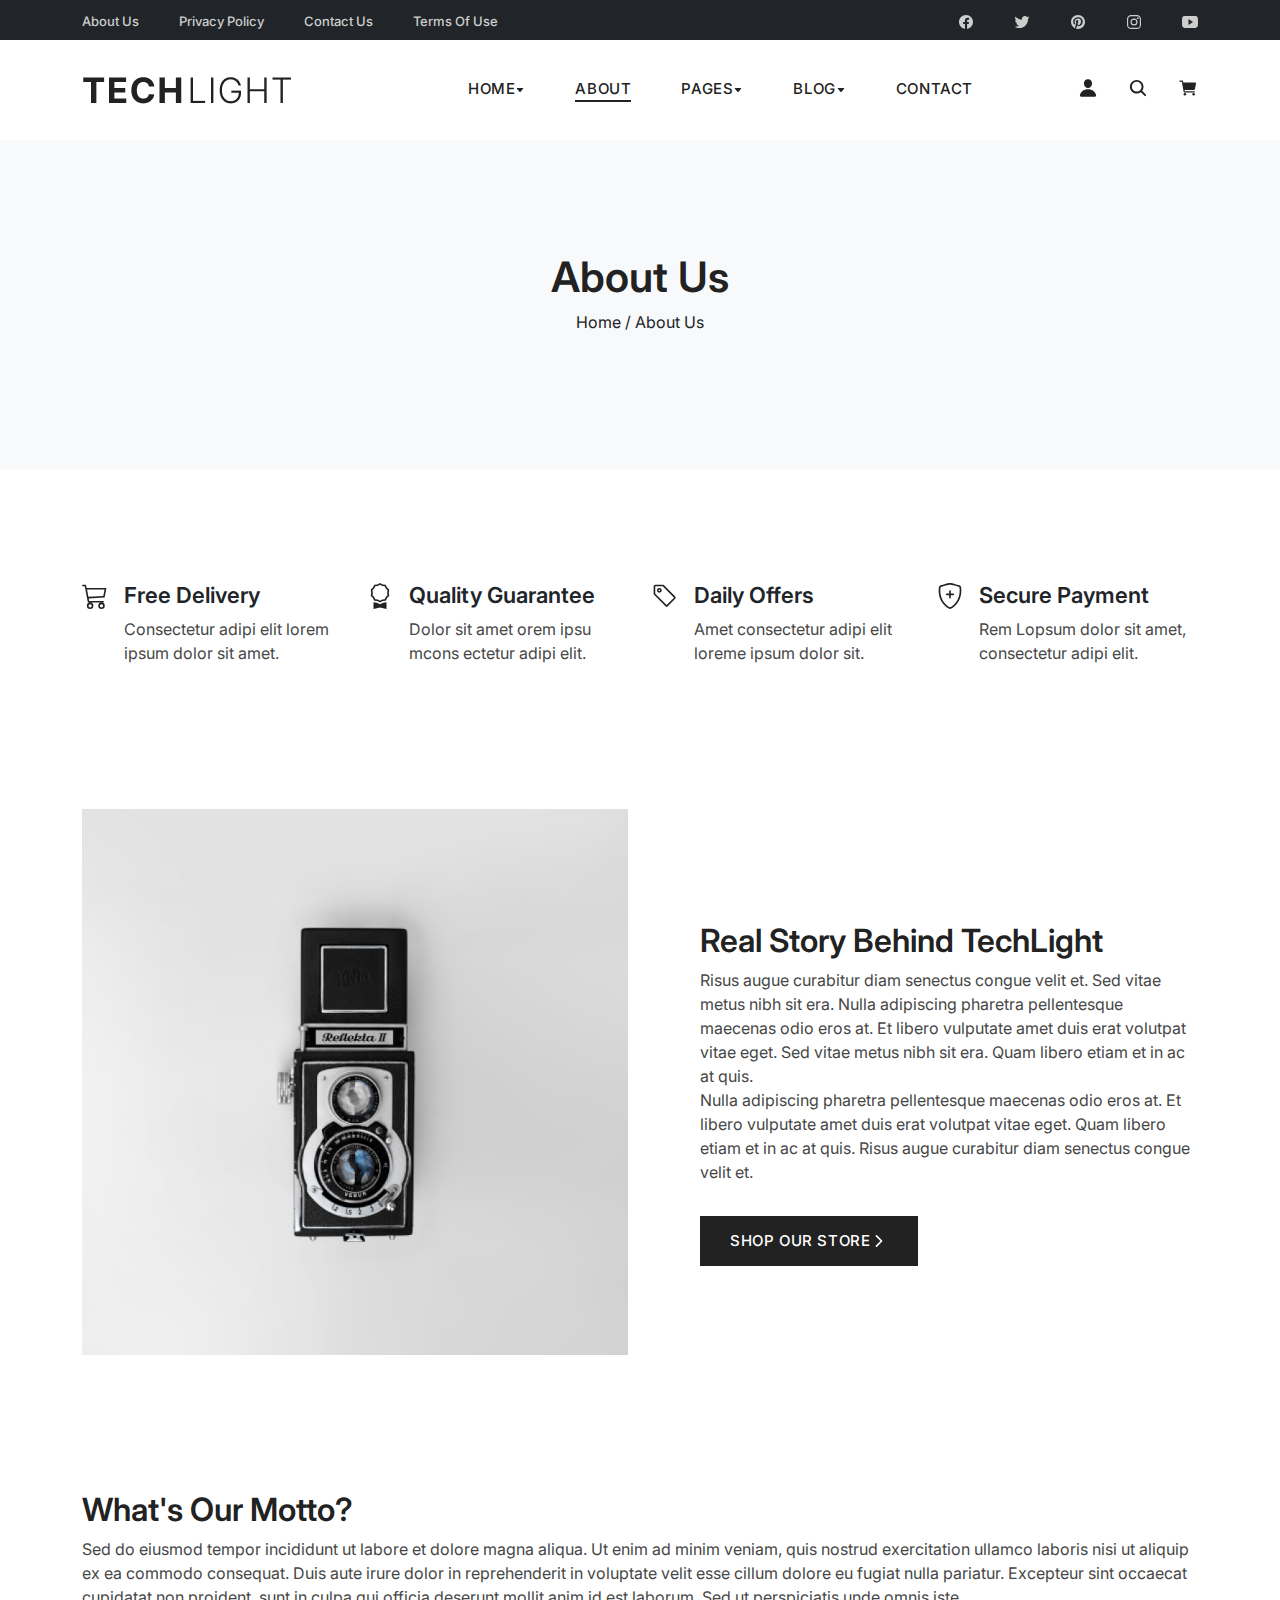
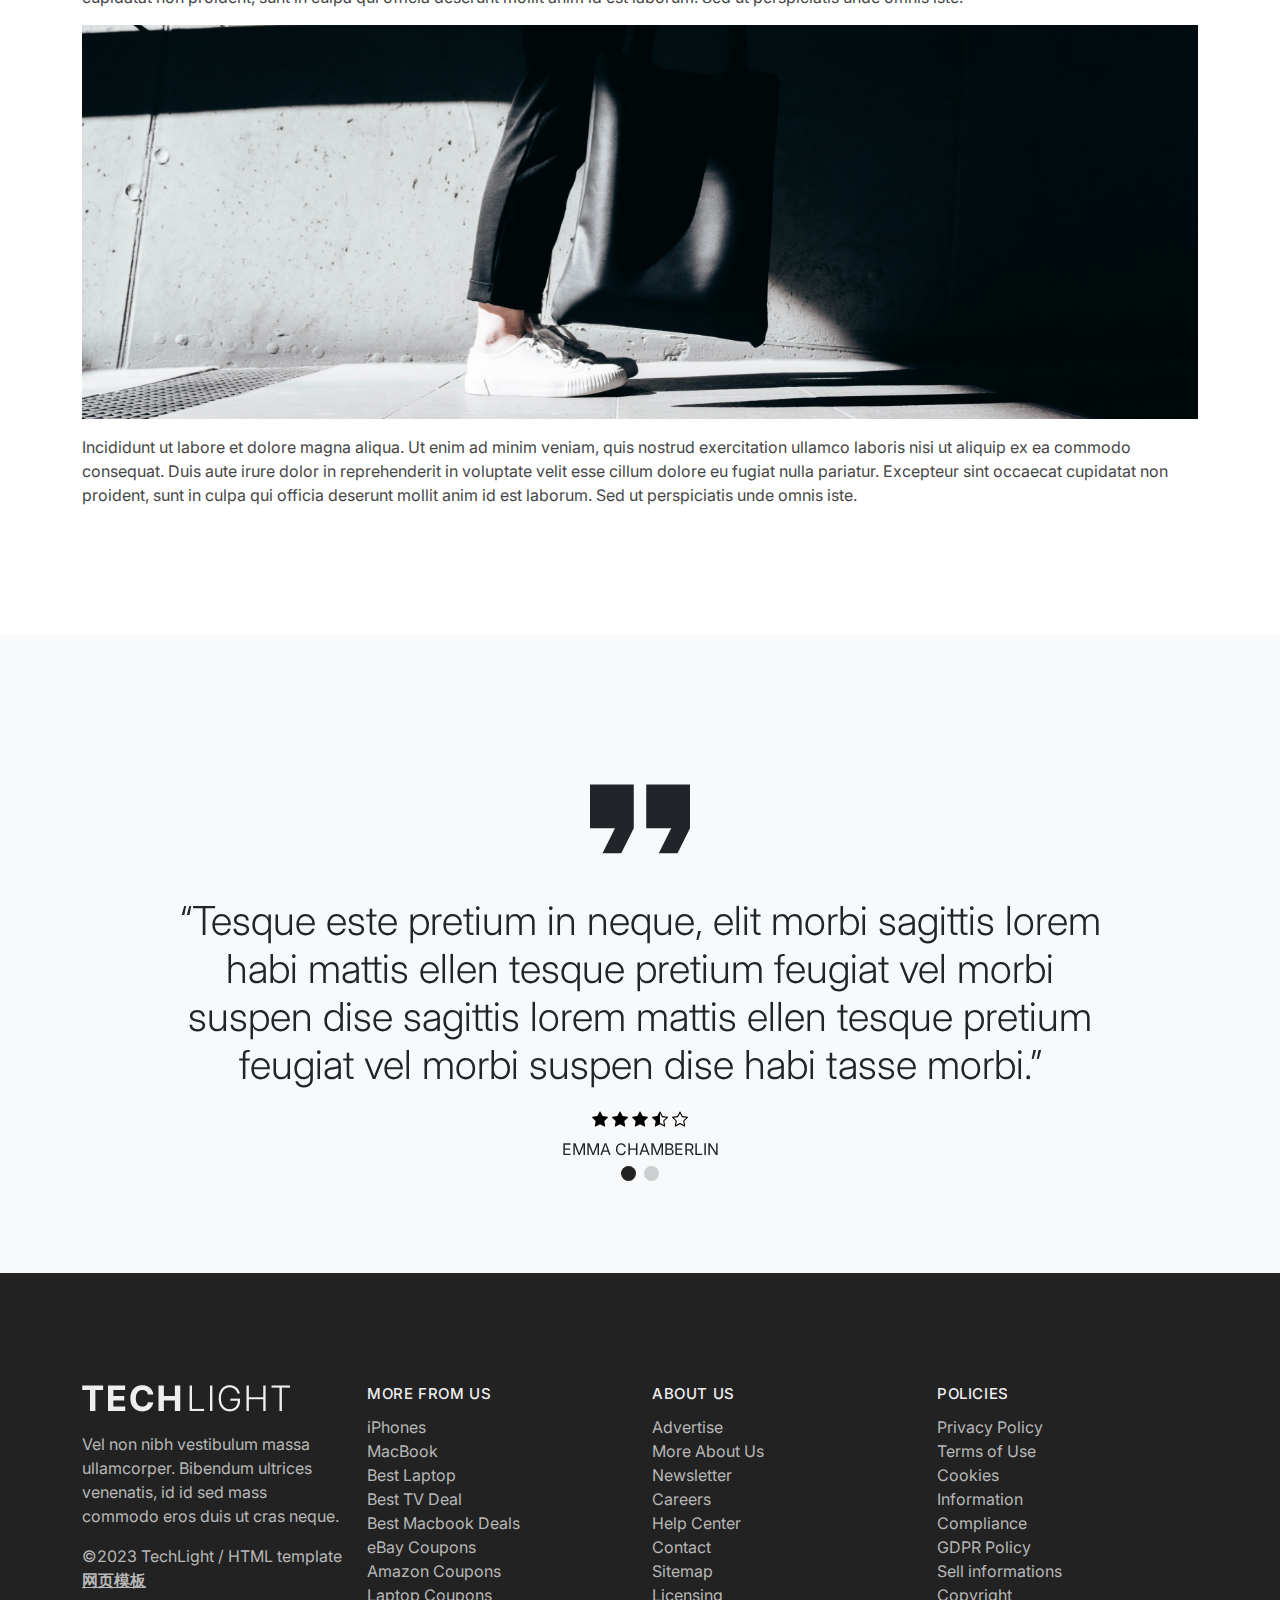
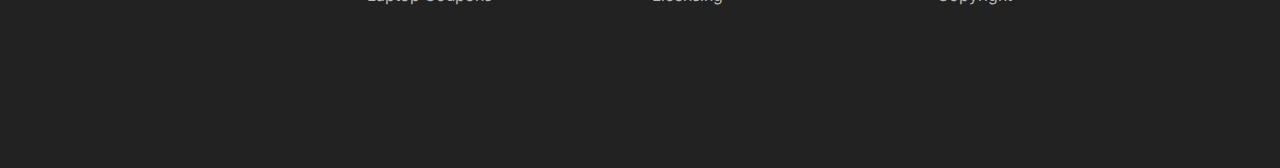
<file: about.html>
<!DOCTYPE html>
<html>
<head>
	<title>TechLight - Tech Blog Free HTML CSS Website Template</title>

    <meta charset="utf-8">
    <meta http-equiv="X-UA-Compatible" content="IE=edge">
    <meta name="viewport" content="width=device-width, initial-scale=1.0">
    <meta name="format-detection" content="telephone=no">
    <meta name="apple-mobile-web-app-capable" content="yes">
    <meta name="author" content="">
    <meta name="keywords" content="">
    <meta name="description" content="">

    <link rel="stylesheet" type="text/css" href="css/vendor.css">
    <link href="css/bootstrap.min.css" rel="stylesheet">
    <link rel="stylesheet" type="text/css" href="css/main.css">

    <link rel="preconnect" href="https://fonts.googleapis.com">		
	<link rel="preconnect" href="https://fonts.gstatic.com" crossorigin>
	<link href="https://fonts.googleapis.com/css2?family=Inter:wght@100;200;300;400;500;600;700;800;900&display=swap" rel="stylesheet">
</head>
<body>

<svg xmlns="http://www.w3.org/2000/svg" style="display: none;">
	<symbol id="logo-facebook" xmlns="http://www.w3.org/2000/svg" class="ionicon" viewBox="0 0 512 512">
		<title>Facebook</title><path fill="currentColor" fill-rule="evenodd" d="M480 257.35c0-123.7-100.3-224-224-224s-224 100.3-224 224c0 111.8 81.9 204.47 189 221.29V322.12h-56.89v-64.77H221V208c0-56.13 33.45-87.16 84.61-87.16c24.51 0 50.15 4.38 50.15 4.38v55.13H327.5c-27.81 0-36.51 17.26-36.51 35v42h62.12l-9.92 64.77H291v156.54c107.1-16.81 189-109.48 189-221.31Z"/>
  	</symbol>
  	<symbol id="logo-twitter" xmlns="http://www.w3.org/2000/svg" class="ionicon" viewBox="0 0 512 512">
		<title>Twitter</title><path fill="currentColor" d="M496 109.5a201.8 201.8 0 0 1-56.55 15.3a97.51 97.51 0 0 0 43.33-53.6a197.74 197.74 0 0 1-62.56 23.5A99.14 99.14 0 0 0 348.31 64c-54.42 0-98.46 43.4-98.46 96.9a93.21 93.21 0 0 0 2.54 22.1a280.7 280.7 0 0 1-203-101.3A95.69 95.69 0 0 0 36 130.4c0 33.6 17.53 63.3 44 80.7A97.5 97.5 0 0 1 35.22 199v1.2c0 47 34 86.1 79 95a100.76 100.76 0 0 1-25.94 3.4a94.38 94.38 0 0 1-18.51-1.8c12.51 38.5 48.92 66.5 92.05 67.3A199.59 199.59 0 0 1 39.5 405.6a203 203 0 0 1-23.5-1.4A278.68 278.68 0 0 0 166.74 448c181.36 0 280.44-147.7 280.44-275.8c0-4.2-.11-8.4-.31-12.5A198.48 198.48 0 0 0 496 109.5Z"/>
  	</symbol>
  	<symbol id="logo-pinterest" xmlns="http://www.w3.org/2000/svg" class="ionicon" viewBox="0 0 512 512">
		<title>Pinterest</title><path fill="currentColor" d="M256.05 32c-123.7 0-224 100.3-224 224c0 91.7 55.2 170.5 134.1 205.2c-.6-15.6-.1-34.4 3.9-51.4c4.3-18.2 28.8-122.1 28.8-122.1s-7.2-14.3-7.2-35.4c0-33.2 19.2-58 43.2-58c20.4 0 30.2 15.3 30.2 33.6c0 20.5-13.1 51.1-19.8 79.5c-5.6 23.8 11.9 43.1 35.4 43.1c42.4 0 71-54.5 71-119.1c0-49.1-33.1-85.8-93.2-85.8c-67.9 0-110.3 50.7-110.3 107.3c0 19.5 5.8 33.3 14.8 43.9c4.1 4.9 4.7 6.9 3.2 12.5c-1.1 4.1-3.5 14-4.6 18c-1.5 5.7-6.1 7.7-11.2 5.6c-31.3-12.8-45.9-47-45.9-85.6c0-63.6 53.7-139.9 160.1-139.9c85.5 0 141.8 61.9 141.8 128.3c0 87.9-48.9 153.5-120.9 153.5c-24.2 0-46.9-13.1-54.7-27.9c0 0-13 51.6-15.8 61.6c-4.7 17.3-14 34.5-22.5 48a225.13 225.13 0 0 0 63.5 9.2c123.7 0 224-100.3 224-224S379.75 32 256.05 32Z"/>
  	</symbol>
  	<symbol id="logo-instagram" xmlns="http://www.w3.org/2000/svg" class="ionicon" viewBox="0 0 512 512">
		<title>Instagram</title><path fill="currentColor" d="M349.33 69.33a93.62 93.62 0 0 1 93.34 93.34v186.66a93.62 93.62 0 0 1-93.34 93.34H162.67a93.62 93.62 0 0 1-93.34-93.34V162.67a93.62 93.62 0 0 1 93.34-93.34h186.66m0-37.33H162.67C90.8 32 32 90.8 32 162.67v186.66C32 421.2 90.8 480 162.67 480h186.66C421.2 480 480 421.2 480 349.33V162.67C480 90.8 421.2 32 349.33 32Z"/><path fill="currentColor" d="M377.33 162.67a28 28 0 1 1 28-28a27.94 27.94 0 0 1-28 28ZM256 181.33A74.67 74.67 0 1 1 181.33 256A74.75 74.75 0 0 1 256 181.33m0-37.33a112 112 0 1 0 112 112a112 112 0 0 0-112-112Z"/>
  	</symbol>
  	<symbol id="logo-youtube" xmlns="http://www.w3.org/2000/svg" class="ionicon" viewBox="0 0 512 512">
		<title>Youtube</title><path fill="currentColor" d="M508.64 148.79c0-45-33.1-81.2-74-81.2C379.24 65 322.74 64 265 64h-18c-57.6 0-114.2 1-169.6 3.6C36.6 67.6 3.5 104 3.5 149C1 184.59-.06 220.19 0 255.79q-.15 53.4 3.4 106.9c0 45 33.1 81.5 73.9 81.5c58.2 2.7 117.9 3.9 178.6 3.8q91.2.3 178.6-3.8c40.9 0 74-36.5 74-81.5c2.4-35.7 3.5-71.3 3.4-107q.34-53.4-3.26-106.9ZM207 353.89v-196.5l145 98.2Z"/>
  	</symbol>
  	<symbol id="person" xmlns="http://www.w3.org/2000/svg" class="ionicon" viewBox="0 0 512 512">
		<title>Login</title><path fill="currentColor" d="M332.64 64.58C313.18 43.57 286 32 256 32c-30.16 0-57.43 11.5-76.8 32.38c-19.58 21.11-29.12 49.8-26.88 80.78C156.76 206.28 203.27 256 256 256s99.16-49.71 103.67-110.82c2.27-30.7-7.33-59.33-27.03-80.6ZM432 480H80a31 31 0 0 1-24.2-11.13c-6.5-7.77-9.12-18.38-7.18-29.11C57.06 392.94 83.4 353.61 124.8 326c36.78-24.51 83.37-38 131.2-38s94.42 13.5 131.2 38c41.4 27.6 67.74 66.93 76.18 113.75c1.94 10.73-.68 21.34-7.18 29.11A31 31 0 0 1 432 480Z"/>
  	</symbol>
  	<symbol id="search" xmlns="http://www.w3.org/2000/svg" class="ionicon" viewBox="0 0 512 512">
		<title>Search</title><path fill="currentColor" d="M456.69 421.39L362.6 327.3a173.81 173.81 0 0 0 34.84-104.58C397.44 126.38 319.06 48 222.72 48S48 126.38 48 222.72s78.38 174.72 174.72 174.72A173.81 173.81 0 0 0 327.3 362.6l94.09 94.09a25 25 0 0 0 35.3-35.3ZM97.92 222.72a124.8 124.8 0 1 1 124.8 124.8a124.95 124.95 0 0 1-124.8-124.8Z"/>
  	</symbol>
  	<symbol id="cart" xmlns="http://www.w3.org/2000/svg" class="ionicon" viewBox="0 0 512 512">
		<title>Cart</title><circle cx="176" cy="416" r="32" fill="currentColor"/><circle cx="400" cy="416" r="32" fill="currentColor"/><path fill="currentColor" d="M456.8 120.78a23.92 23.92 0 0 0-18.56-8.78H133.89l-6.13-34.78A16 16 0 0 0 112 64H48a16 16 0 0 0 0 32h50.58l45.66 258.78A16 16 0 0 0 160 368h256a16 16 0 0 0 0-32H173.42l-5.64-32h241.66A24.07 24.07 0 0 0 433 284.71l28.8-144a24 24 0 0 0-5-19.93Z"/>
  	</symbol>
  	<symbol id="long-arrow-alt-left" xmlns="http://www.w3.org/2000/svg" class="la" viewBox="0 0 32 32">
        <title>Long Arrow Left</title><path fill="currentColor" d="M10.813 9.281L4.093 16l6.72 6.719l1.406-1.438L7.938 17H28v-2H7.937l4.282-4.281z"/>
    </symbol>
    <symbol id="long-arrow-alt-right" xmlns="http://www.w3.org/2000/svg" class="la" viewBox="0 0 32 32">
    	<title>Long Arrow Right</title><path fill="currentColor" d="M21.188 9.281L19.78 10.72L24.063 15H4v2h20.063l-4.282 4.281l1.407 1.438L27.905 16z"/>
    </symbol>
  	<symbol id="caret-down" xmlns="http://www.w3.org/2000/svg" class="ionicon" viewBox="0 0 512 512">
		<title>Caret Down</title><path fill="currentColor" d="m98 190.06l139.78 163.12a24 24 0 0 0 36.44 0L414 190.06c13.34-15.57 2.28-39.62-18.22-39.62h-279.6c-20.5 0-31.56 24.05-18.18 39.62Z"/>
  	</symbol>
  	<symbol id="arrow-back" xmlns="http://www.w3.org/2000/svg" class="ionicon" viewBox="0 0 512 512">
		<title>Arrow Back</title><path fill="none" stroke="currentColor" stroke-linecap="round" stroke-linejoin="round" stroke-width="48" d="M244 400L100 256l144-144M120 256h292"/>
  	</symbol>
  	<symbol id="arrow-forward" xmlns="http://www.w3.org/2000/svg" class="ionicon" viewBox="0 0 512 512">
		<title>Arrow Forward</title><path fill="none" stroke="currentColor" stroke-linecap="round" stroke-linejoin="round" stroke-width="48" d="m268 112l144 144l-144 144m124-144H100"/>
  	</symbol>
  	<symbol id="chevron-forward" xmlns="http://www.w3.org/2000/svg" class="ionicon" viewBox="0 0 512 512">
		<title>Chevron Forward</title><path fill="none" stroke="currentColor" stroke-linecap="round" stroke-linejoin="round" stroke-width="48" d="m184 112l144 144l-144 144"/>
  	</symbol>
  	<symbol id="play" xmlns="http://www.w3.org/2000/svg" class="ionicon" viewBox="0 0 512 512">
		<title>Play</title><path fill="currentColor" d="M133 440a35.37 35.37 0 0 1-17.5-4.67c-12-6.8-19.46-20-19.46-34.33V111c0-14.37 7.46-27.53 19.46-34.33a35.13 35.13 0 0 1 35.77.45l247.85 148.36a36 36 0 0 1 0 61l-247.89 148.4A35.5 35.5 0 0 1 133 440Z"/>
  	</symbol>
  	<symbol id="menu-sharp" xmlns="http://www.w3.org/2000/svg" class="ionicon" viewBox="0 0 512 512">
		<title>Menu</title><path fill="currentColor" d="M64 384h384v-42.67H64Zm0-106.67h384v-42.66H64ZM64 128v42.67h384V128Z"/>
  	</symbol>
  	<symbol id="close-sharp" xmlns="http://www.w3.org/2000/svg" class="ionicon" viewBox="0 0 512 512">
		<title>Cross</title><path fill="currentColor" d="M400 145.49L366.51 112L256 222.51L145.49 112L112 145.49L222.51 256L112 366.51L145.49 400L256 289.49L366.51 400L400 366.51L289.49 256L400 145.49z"/>
  	</symbol>
  	<symbol id="cart-outline" xmlns="http://www.w3.org/2000/svg" viewBox="0 0 16 16">
		<title>Cart Outline</title><path d="M0 1.5A.5.5 0 0 1 .5 1H2a.5.5 0 0 1 .485.379L2.89 3H14.5a.5.5 0 0 1 .49.598l-1 5a.5.5 0 0 1-.465.401l-9.397.472L4.415 11H13a.5.5 0 0 1 0 1H4a.5.5 0 0 1-.491-.408L2.01 3.607 1.61 2H.5a.5.5 0 0 1-.5-.5zM3.102 4l.84 4.479 9.144-.459L13.89 4H3.102zM5 12a2 2 0 1 0 0 4 2 2 0 0 0 0-4zm7 0a2 2 0 1 0 0 4 2 2 0 0 0 0-4zm-7 1a1 1 0 1 1 0 2 1 1 0 0 1 0-2zm7 0a1 1 0 1 1 0 2 1 1 0 0 1 0-2z" />
	</symbol>
	<symbol id="quality" xmlns="http://www.w3.org/2000/svg" viewBox="0 0 16 16">
		<title>Quality</title><path d="M9.669.864 8 0 6.331.864l-1.858.282-.842 1.68-1.337 1.32L2.6 6l-.306 1.854 1.337 1.32.842 1.68 1.858.282L8 12l1.669-.864 1.858-.282.842-1.68 1.337-1.32L13.4 6l.306-1.854-1.337-1.32-.842-1.68L9.669.864zm1.196 1.193.684 1.365 1.086 1.072L12.387 6l.248 1.506-1.086 1.072-.684 1.365-1.51.229L8 10.874l-1.355-.702-1.51-.229-.684-1.365-1.086-1.072L3.614 6l-.25-1.506 1.087-1.072.684-1.365 1.51-.229L8 1.126l1.356.702 1.509.229z" />
		<path d="M4 11.794V16l4-1 4 1v-4.206l-2.018.306L8 13.126 6.018 12.1 4 11.794z" />
	</symbol>
	<symbol id="price-tag" xmlns="http://www.w3.org/2000/svg" viewBox="0 0 16 16">
		<title>Price Tag</title><path d="M6 4.5a1.5 1.5 0 1 1-3 0 1.5 1.5 0 0 1 3 0zm-1 0a.5.5 0 1 0-1 0 .5.5 0 0 0 1 0z" />
		<path d="M2 1h4.586a1 1 0 0 1 .707.293l7 7a1 1 0 0 1 0 1.414l-4.586 4.586a1 1 0 0 1-1.414 0l-7-7A1 1 0 0 1 1 6.586V2a1 1 0 0 1 1-1zm0 5.586 7 7L13.586 9l-7-7H2v4.586z" />
	</symbol>
	<symbol id="shield-plus" xmlns="http://www.w3.org/2000/svg" viewBox="0 0 16 16">
		<title>Shield Plus</title><path d="M5.338 1.59a61.44 61.44 0 0 0-2.837.856.481.481 0 0 0-.328.39c-.554 4.157.726 7.19 2.253 9.188a10.725 10.725 0 0 0 2.287 2.233c.346.244.652.42.893.533.12.057.218.095.293.118a.55.55 0 0 0 .101.025.615.615 0 0 0 .1-.025c.076-.023.174-.061.294-.118.24-.113.547-.29.893-.533a10.726 10.726 0 0 0 2.287-2.233c1.527-1.997 2.807-5.031 2.253-9.188a.48.48 0 0 0-.328-.39c-.651-.213-1.75-.56-2.837-.855C9.552 1.29 8.531 1.067 8 1.067c-.53 0-1.552.223-2.662.524zM5.072.56C6.157.265 7.31 0 8 0s1.843.265 2.928.56c1.11.3 2.229.655 2.887.87a1.54 1.54 0 0 1 1.044 1.262c.596 4.477-.787 7.795-2.465 9.99a11.775 11.775 0 0 1-2.517 2.453 7.159 7.159 0 0 1-1.048.625c-.28.132-.581.24-.829.24s-.548-.108-.829-.24a7.158 7.158 0 0 1-1.048-.625 11.777 11.777 0 0 1-2.517-2.453C1.928 10.487.545 7.169 1.141 2.692A1.54 1.54 0 0 1 2.185 1.43 62.456 62.456 0 0 1 5.072.56z" />
		<path d="M8 4.5a.5.5 0 0 1 .5.5v1.5H10a.5.5 0 0 1 0 1H8.5V9a.5.5 0 0 1-1 0V7.5H6a.5.5 0 0 1 0-1h1.5V5a.5.5 0 0 1 .5-.5z" />
	</symbol>
	<symbol id="star-fill" xmlns="http://www.w3.org/2000/svg" viewBox="0 0 16 16">
		<path d="M3.612 15.443c-.386.198-.824-.149-.746-.592l.83-4.73L.173 6.765c-.329-.314-.158-.888.283-.95l4.898-.696L7.538.792c.197-.39.73-.39.927 0l2.184 4.327 4.898.696c.441.062.612.636.282.95l-3.522 3.356.83 4.73c.078.443-.36.79-.746.592L8 13.187l-4.389 2.256z" />
	</symbol>
	<symbol id="star-empty" xmlns="http://www.w3.org/2000/svg" viewBox="0 0 16 16">
		<path d="M2.866 14.85c-.078.444.36.791.746.593l4.39-2.256 4.389 2.256c.386.198.824-.149.746-.592l-.83-4.73 3.522-3.356c.33-.314.16-.888-.282-.95l-4.898-.696L8.465.792a.513.513 0 0 0-.927 0L5.354 5.12l-4.898.696c-.441.062-.612.636-.283.95l3.523 3.356-.83 4.73zm4.905-2.767-3.686 1.894.694-3.957a.565.565 0 0 0-.163-.505L1.71 6.745l4.052-.576a.525.525 0 0 0 .393-.288L8 2.223l1.847 3.658a.525.525 0 0 0 .393.288l4.052.575-2.906 2.77a.565.565 0 0 0-.163.506l.694 3.957-3.686-1.894a.503.503 0 0 0-.461 0z" />
	</symbol>
	<symbol id="star-half" xmlns="http://www.w3.org/2000/svg" viewBox="0 0 16 16">
		<path d="M5.354 5.119 7.538.792A.516.516 0 0 1 8 .5c.183 0 .366.097.465.292l2.184 4.327 4.898.696A.537.537 0 0 1 16 6.32a.548.548 0 0 1-.17.445l-3.523 3.356.83 4.73c.078.443-.36.79-.746.592L8 13.187l-4.389 2.256a.52.52 0 0 1-.146.05c-.342.06-.668-.254-.6-.642l.83-4.73L.173 6.765a.55.55 0 0 1-.172-.403.58.58 0 0 1 .085-.302.513.513 0 0 1 .37-.245l4.898-.696zM8 12.027a.5.5 0 0 1 .232.056l3.686 1.894-.694-3.957a.565.565 0 0 1 .162-.505l2.907-2.77-4.052-.576a.525.525 0 0 1-.393-.288L8.001 2.223 8 2.226v9.8z" />
	</symbol>
	<symbol id="quote" xmlns="http://www.w3.org/2000/svg" viewBox="0 0 24 24">
		<path fill="currentColor" d="m15 17l2-4h-4V6h7v7l-2 4h-3Zm-9 0l2-4H4V6h7v7l-2 4H6Z" />
	</symbol>
</svg>

<div id="preloader">
  <div id="loader"></div>
</div>

<div class="search-popup">
  <div class="search-popup-container">

    <h3 class="my-3">Search Here</h3>
    <form role="search" method="get" class="search-form" action="">
        <input type="search" id="search-form" class="search-field" placeholder="Type and press enter" value="" name="s" />
        <button type="submit" class="search-submit">
	        <a href="#" class="search-button">
	          <svg class="bi" width="20" height="20"><use xlink:href="#search"></use></svg>
	        </a>
	    </button>
    </form>

  </div>
</div>
<header id="header-wrap">
	<div class="top-header bg-dark">

		<div class="container py-2 d-flex justify-content-between text-white">
			
			<div class="secondary-nav">
				<ul class="d-flex m-0 list-unstyled">
					<li><a href="#about">About Us</a></li>
					<li><a href="#about">Privacy Policy</a></li>
					<li><a href="#about">Contact Us</a></li>
					<li><a href="#about">Terms of Use</a></li>
				</ul>
			</div>

			<div class="social-share">
				<ul class="d-flex flex-wrap m-0 list-unstyled">
					<li><a href="#"><svg class="bi" width="16" height="16"><use xlink:href="#logo-facebook"></use></svg></a></li>
					<li><a href="#"><svg class="bi" width="16" height="16"><use xlink:href="#logo-twitter"></use></svg></a></li>
					<li><a href="#"><svg class="bi" width="16" height="16"><use xlink:href="#logo-pinterest"></use></svg></a></li>
					<li><a href="#"><svg class="bi" width="16" height="16"><use xlink:href="#logo-instagram"></use></svg></a></li>
					<li><a href="#"><svg class="bi" width="16" height="16"><use xlink:href="#logo-youtube"></use></svg></a></li>
				</ul>
			</div>

		</div>

	</div>

	<nav id="header-nav" class="navbar navbar-expand-lg py-4">

		<div class="container align-items-center">

			<a class="navbar-brand" href="index.html">
				<img src="images/logo.png" class="logo">
			</a>
			<button class="navbar-toggler d-flex d-lg-none" type="button" data-bs-toggle="offcanvas" data-bs-target="#offcanvasRight" aria-controls="offcanvasRight">
		    	<svg class="bi" width="36" height="36"><use xlink:href="#menu-sharp"></use></svg>
		 	</button>

			<div class="offcanvas offcanvas-end" tabindex="-1" id="offcanvasRight" aria-labelledby="offcanvasRightLabel">
				<div class="offcanvas-header justify-content-end">
	              <button type="button" data-bs-dismiss="offcanvas" aria-label="Close" data-bs-target="#bdNavbar">
	              	<svg class="bi" width="36" height="36"><use xlink:href="#close-sharp"></use></svg>
	              </button>
	            </div>
				<div class="offcanvas-body justify-content-end">
					<ul id="navbar" class="navbar-nav d-flex justify-content-end flex-wrap list-unstyled m-0">
						<li class="nav-item dropdown">
							<a class="nav-link" href="#" role="button" data-bs-toggle="dropdown" aria-expanded="true">Home<svg class="bi" width="10" height="10"><use xlink:href="#caret-down"></use></svg></a>
							<ul class="dropdown-menu" data-bs-popper="none">
					          	<li><a href="index.html" class="dropdown-item">Blog Home</a></li>
					          	<li><a href="shop-home.html" class="dropdown-item">Shop Home</a></li>
					        </ul>
						</li>						
						<li class="nav-item">
							<a class="nav-link active" href="about.html">About</a>
						</li>
				        <li class="nav-item dropdown">
				         	<a class="nav-link" href="#" role="button" data-bs-toggle="dropdown" aria-expanded="true">Pages<svg class="bi" width="10" height="10"><use xlink:href="#caret-down"></use></svg></a>
							<ul class="dropdown-menu" data-bs-popper="none">
					          	<li><a href="shop.html" class="dropdown-item">Shop <small><b>(PRO)</b></small></a></li>
					          	<li><a href="shop-single.html" class="dropdown-item">Shop Single <small><b>(PRO)</b></small></a></li>
					          	<li><a href="cart.html" class="dropdown-item">Cart <small><b>(PRO)</b></small></a></li>
					          	<li><a href="checkout.html" class="dropdown-item">Checkout <small><b>(PRO)</b></small></a></li>
					          	<li><a href="login.html" class="dropdown-item">Login <small><b>(PRO)</b></small></a></li>
					          	<li><a href="styles.html" class="dropdown-item">Styles</a></li>
					        </ul>
				        </li>
				        <li class="nav-item dropdown">
				         	<a class="nav-link" href="#" role="button" data-bs-toggle="dropdown" aria-expanded="true">Blog<svg class="bi" width="10" height="10"><use xlink:href="#caret-down"></use></svg></a>
							<ul class="dropdown-menu" data-bs-popper="none">
					          	<li><a href="blog.html" class="dropdown-item">Blog <small><b>(PRO)</b></small></a></li>
					          	<li><a href="blog-masonry.html" class="dropdown-item">Blog Masonry <small><b>(PRO)</b></small></a></li>
					          	<li><a href="single-post.html" class="dropdown-item">Single Post <small><b>(PRO)</b></small></a></li>
					        </ul>
				        </li>
						<li class="nav-item">
							<a class="nav-link" href="contact.html">Contact</a>
						</li>

						<li class="nav-item">
		                  <div class="user-items">
		                    <ul class="d-flex justify-content-end list-unstyled m-0">
		                      <li>
		                        <a href="login.html">
		                          <svg class="bi" width="20" height="20"><use xlink:href="#person"></use></svg>
		                        </a>
		                      </li>
		                      <li>
		                        <a href="#" class="search-button">
		                          <svg class="bi" width="20" height="20"><use xlink:href="#search"></use></svg>
		                        </a>
		                      </li>
		                      <li>
		                        <a href="cart.html">
		                          <svg class="bi" width="20" height="20"><use xlink:href="#cart"></use></svg>
		                        </a>
		                      </li>
		                    </ul>
		                  </div>
		                </li>

					</ul>
				</div>
			</div>

		</div>

	</nav>	
</header>

<section id="intro" class="bg-light padding-large">
	<div class="container">
		<div class="row">
			<div class="col-xl-8 offset-xl-2 col-lg-10 offset-lg-1">
				
				<div class="page-title text-center">
					<h2>About us</h2>
					<div class="breadcum-items">
						<span class="item"><a href="index.html">Home /</a></span>
						<span class="item colored">About Us</span>
					</div>
				</div>

			</div>
		</div>
	</div>
</section>

<section id="company-services" class="padding-large">
  <div class="container">
    <div class="row">
      <div class="col-lg-3 col-md-6 pb-3">
        <div class="icon-box d-flex">
          <div class="icon-box-icon pe-3 pb-3">
            <svg class="cart-outline">
              <use xlink:href="#cart-outline" />
            </svg>
          </div>
          <div class="icon-box-content">
            <h3 class="card-title text-dark">Free delivery</h3>
            <p>Consectetur adipi elit lorem ipsum dolor sit amet.</p>
          </div>
        </div>
      </div>
      <div class="col-lg-3 col-md-6 pb-3">
        <div class="icon-box d-flex">
          <div class="icon-box-icon pe-3 pb-3">
            <svg class="quality">
              <use xlink:href="#quality" />
            </svg>
          </div>
          <div class="icon-box-content">
            <h3 class="card-title text-dark">Quality guarantee</h3>
            <p>Dolor sit amet orem ipsu mcons ectetur adipi elit.</p>
          </div>
        </div>
      </div>
      <div class="col-lg-3 col-md-6 pb-3">
        <div class="icon-box d-flex">
          <div class="icon-box-icon pe-3 pb-3">
            <svg class="price-tag">
              <use xlink:href="#price-tag" />
            </svg>
          </div>
          <div class="icon-box-content">
            <h3 class="card-title text-dark">Daily offers</h3>
            <p>Amet consectetur adipi elit loreme ipsum dolor sit.</p>
          </div>
        </div>
      </div>
      <div class="col-lg-3 col-md-6 pb-3">
        <div class="icon-box d-flex">
          <div class="icon-box-icon pe-3 pb-3">
            <svg class="shield-plus">
              <use xlink:href="#shield-plus" />
            </svg>
          </div>
          <div class="icon-box-content">
            <h3 class="card-title text-dark">Secure payment</h3>
            <p>Rem Lopsum dolor sit amet, consectetur adipi elit.</p>
          </div>
        </div>
      </div>
    </div>
  </div>
</section>

<section id="about-us" class="padding-large no-padding-top">
  <div class="container">
    <div class="row d-flex flex-wrap align-items-center justify-content-between">
      <div class="col-md-6">
        <div class="image-holder mb-4">
          <div>
            <img src="images/single-image.jpg" alt="single" class="single-image img-fluid">
          </div>
        </div>
      </div>
      <div class="col-md-6">
        <div class="detail ps-5">
          <div class="display-header">
            <h2>Real Story behind TechLight</h2>
            <p class="pb-3">Risus augue curabitur diam senectus congue velit et. Sed vitae metus nibh sit era. Nulla adipiscing pharetra pellentesque maecenas odio eros at. Et libero vulputate amet duis erat volutpat vitae eget. Sed vitae metus nibh sit era. Quam libero etiam et in ac at quis. </br>
            Nulla adipiscing pharetra pellentesque maecenas odio eros at. Et libero vulputate amet duis erat volutpat vitae eget. Quam libero etiam et in ac at quis. Risus augue curabitur diam senectus congue velit et. </p>
            <a href="shop.html" class="button btn-bg-dark">Shop our store<svg class="bi" width="18" height="18"><use xlink:href="#chevron-forward"></use></svg></a>
          </div>
        </div>
      </div>
    </div>
  </div>
</section>

<section class="padding-large no-padding-top">
	<div class="container">
		<div class="row">
			<div class="single-image col-md-12">
				<h2>What's our motto?</h2>
				<p>
					Sed do eiusmod tempor incididunt ut labore et dolore magna aliqua. Ut enim ad minim veniam, quis nostrud exercitation ullamco laboris nisi ut aliquip ex ea commodo consequat. Duis aute irure dolor in reprehenderit in voluptate velit esse cillum dolore eu fugiat nulla pariatur. Excepteur sint occaecat cupidatat non proident, sunt in culpa qui officia deserunt mollit anim id est laborum. Sed ut perspiciatis unde omnis iste.
				</p>
			</div>
			<img src="images/about.jpg" title="about" />			
			<p class="mt-3">Incididunt ut labore et dolore magna aliqua. Ut enim ad minim veniam, quis nostrud exercitation ullamco laboris nisi ut aliquip ex ea commodo consequat. Duis aute irure dolor in reprehenderit in voluptate velit esse cillum dolore eu fugiat nulla pariatur. Excepteur sint occaecat cupidatat non proident, sunt in culpa qui officia deserunt mollit anim id est laborum. Sed ut perspiciatis unde omnis iste.</p>
		</div>
	</div>
</section>

<section id="testimonials" class="bg-light padding-large position-relative">
  <div class="container">
    <div class="row">
      <div class="review-content position-relative">
        <div class="swiper-icon swiper-arrow swiper-arrow-prev position-absolute d-flex align-items-center">
          <svg class="bi" width="60" height="60"><use xlink:href="#long-arrow-alt-left"></use></svg>
        </div>
        <div class="swiper testimonial-swiper overflow-hidden">
          <div class="quotation text-center">
            <svg class="quote">
              <use xlink:href="#quote" />
            </svg>
          </div>
          <div class="swiper-wrapper">
            <div class="swiper-slide text-center d-flex justify-content-center">
              <div class="review-item col-md-10">
                <i class="icon icon-review"></i>
                <blockquote>“Tesque este pretium in neque, elit morbi sagittis lorem habi mattis ellen tesque pretium feugiat vel morbi suspen dise sagittis lorem mattis ellen tesque pretium feugiat vel morbi suspen dise habi tasse morbi.”</blockquote>
                <div class="rating">
                  <svg class="star star-fill">
                    <use xlink:href="#star-fill"></use>
                  </svg>
                  <svg class="star star-fill">
                    <use xlink:href="#star-fill"></use>
                  </svg>
                  <svg class="star star-fill">
                    <use xlink:href="#star-fill"></use>
                  </svg>
                  <svg class="star star-half">
                    <use xlink:href="#star-half"></use>
                  </svg>
                  <svg class="star star-empty">
                    <use xlink:href="#star-empty"></use>
                  </svg>
                </div>
                <div class="author-detail">
                  <div class="name text-dark text-uppercase pt-2">Emma Chamberlin</div>
                </div>
              </div>
            </div>
            <div class="swiper-slide text-center d-flex justify-content-center">
              <div class="review-item col-md-10">
                <i class="icon icon-review"></i>
                <blockquote>“A blog is a digital publication that can complement a website or exist independently. A blog may include articles, short posts, listicles, infographics, videos, and other digital content.”</blockquote>
                <div class="rating">
                  <svg class="star star-fill">
                    <use xlink:href="#star-fill"></use>
                  </svg>
                  <svg class="star star-fill">
                    <use xlink:href="#star-fill"></use>
                  </svg>
                  <svg class="star star-fill">
                    <use xlink:href="#star-fill"></use>
                  </svg>
                  <svg class="star star-fill">
                    <use xlink:href="#star-fill"></use>
                  </svg>
                  <svg class="star star-fill">
                    <use xlink:href="#star-fill"></use>
                  </svg>
                </div>
                <div class="author-detail">
                  <div class="name text-dark text-uppercase pt-2">Jennie Rose</div>
                </div>
              </div>
            </div>
          </div>
        </div>
        <div class="swiper-icon swiper-arrow swiper-arrow-next position-absolute d-flex align-items-center">
          <svg class="bi" width="60" height="60"><use xlink:href="#long-arrow-alt-right"></use></svg>
        </div>
        <div class="swiper-pagination testimonial-pagination"></div>
      </div>
    </div>
  </div>
  <div class="swiper-pagination"></div>
</section>

<footer id="footer" class="padding-large">
	<div class="container">
	    <div class="row">

	      <div class="col-md-3 mb-5">
			<a href="index.html"><img src="images/logo-light.png" class="logo"></a>
			<p>Vel non nibh vestibulum massa ullamcorper. Bibendum ultrices venenatis, id id sed mass commodo eros duis ut cras neque.</p>
		    <p>©2023 TechLight / HTML template <a target="_blank" href="http://www.mobanwang.com/" title="网页模板" class="link-primary fw-bold text-decoration-underline">网页模板</a></p>
	      </div>

	      <div class="col-md-3 mb-5">
	        <h5>More from us</h5>
	        <ul class="nav flex-column">
	          <li class="nav-item"><a href="#" class="nav-link">iPhones</a></li>
	          <li class="nav-item"><a href="#" class="nav-link">MacBook</a></li>
	          <li class="nav-item"><a href="#" class="nav-link">Best Laptop</a></li>
	          <li class="nav-item"><a href="#" class="nav-link">Best TV Deal</a></li>
	          <li class="nav-item"><a href="#" class="nav-link">Best Macbook Deals</a></li>
	          <li class="nav-item"><a href="#" class="nav-link">eBay Coupons</a></li>
	          <li class="nav-item"><a href="#" class="nav-link">Amazon Coupons</a></li>
	          <li class="nav-item"><a href="#" class="nav-link">Laptop Coupons</a></li>	          
	        </ul>
	      </div>

	      <div class="col-md-3 mb-5">
	        <h5>About us</h5>
	        <ul class="nav flex-column">
	          <li class="nav-item"><a href="#" class="nav-link">Advertise</a></li>
	          <li class="nav-item"><a href="#" class="nav-link">More About Us</a></li>
	          <li class="nav-item"><a href="#" class="nav-link">Newsletter</a></li>
	          <li class="nav-item"><a href="#" class="nav-link">Careers</a></li>
	          <li class="nav-item"><a href="#" class="nav-link">Help Center</a></li>
	          <li class="nav-item"><a href="#" class="nav-link">Contact</a></li>
	          <li class="nav-item"><a href="#" class="nav-link">Sitemap</a></li>
	          <li class="nav-item"><a href="#" class="nav-link">Licensing</a></li>	          
	        </ul>
	      </div>

	      <div class="col-md-3 mb-5">
	        <h5>Policies</h5>
	        <ul class="nav flex-column">
	          <li class="nav-item"><a href="#" class="nav-link">Privacy Policy</a></li>
	          <li class="nav-item"><a href="#" class="nav-link">Terms of Use</a></li>
	          <li class="nav-item"><a href="#" class="nav-link">Cookies</a></li>
	          <li class="nav-item"><a href="#" class="nav-link">Information</a></li>
	          <li class="nav-item"><a href="#" class="nav-link">Compliance</a></li>
	          <li class="nav-item"><a href="#" class="nav-link">GDPR Policy</a></li>
	          <li class="nav-item"><a href="#" class="nav-link">Sell informations</a></li>
	          <li class="nav-item"><a href="#" class="nav-link">Copyright</a></li>
	        </ul>
	      </div>

	    </div>
	</div>
</footer>

<script src="js/jquery-1.11.0.min.js"></script>
<script src="js/bootstrap.min.js"></script>
<script src="js/plugins.js"></script>
<script src="js/script.js"></script>

</body>
</html>
</file>
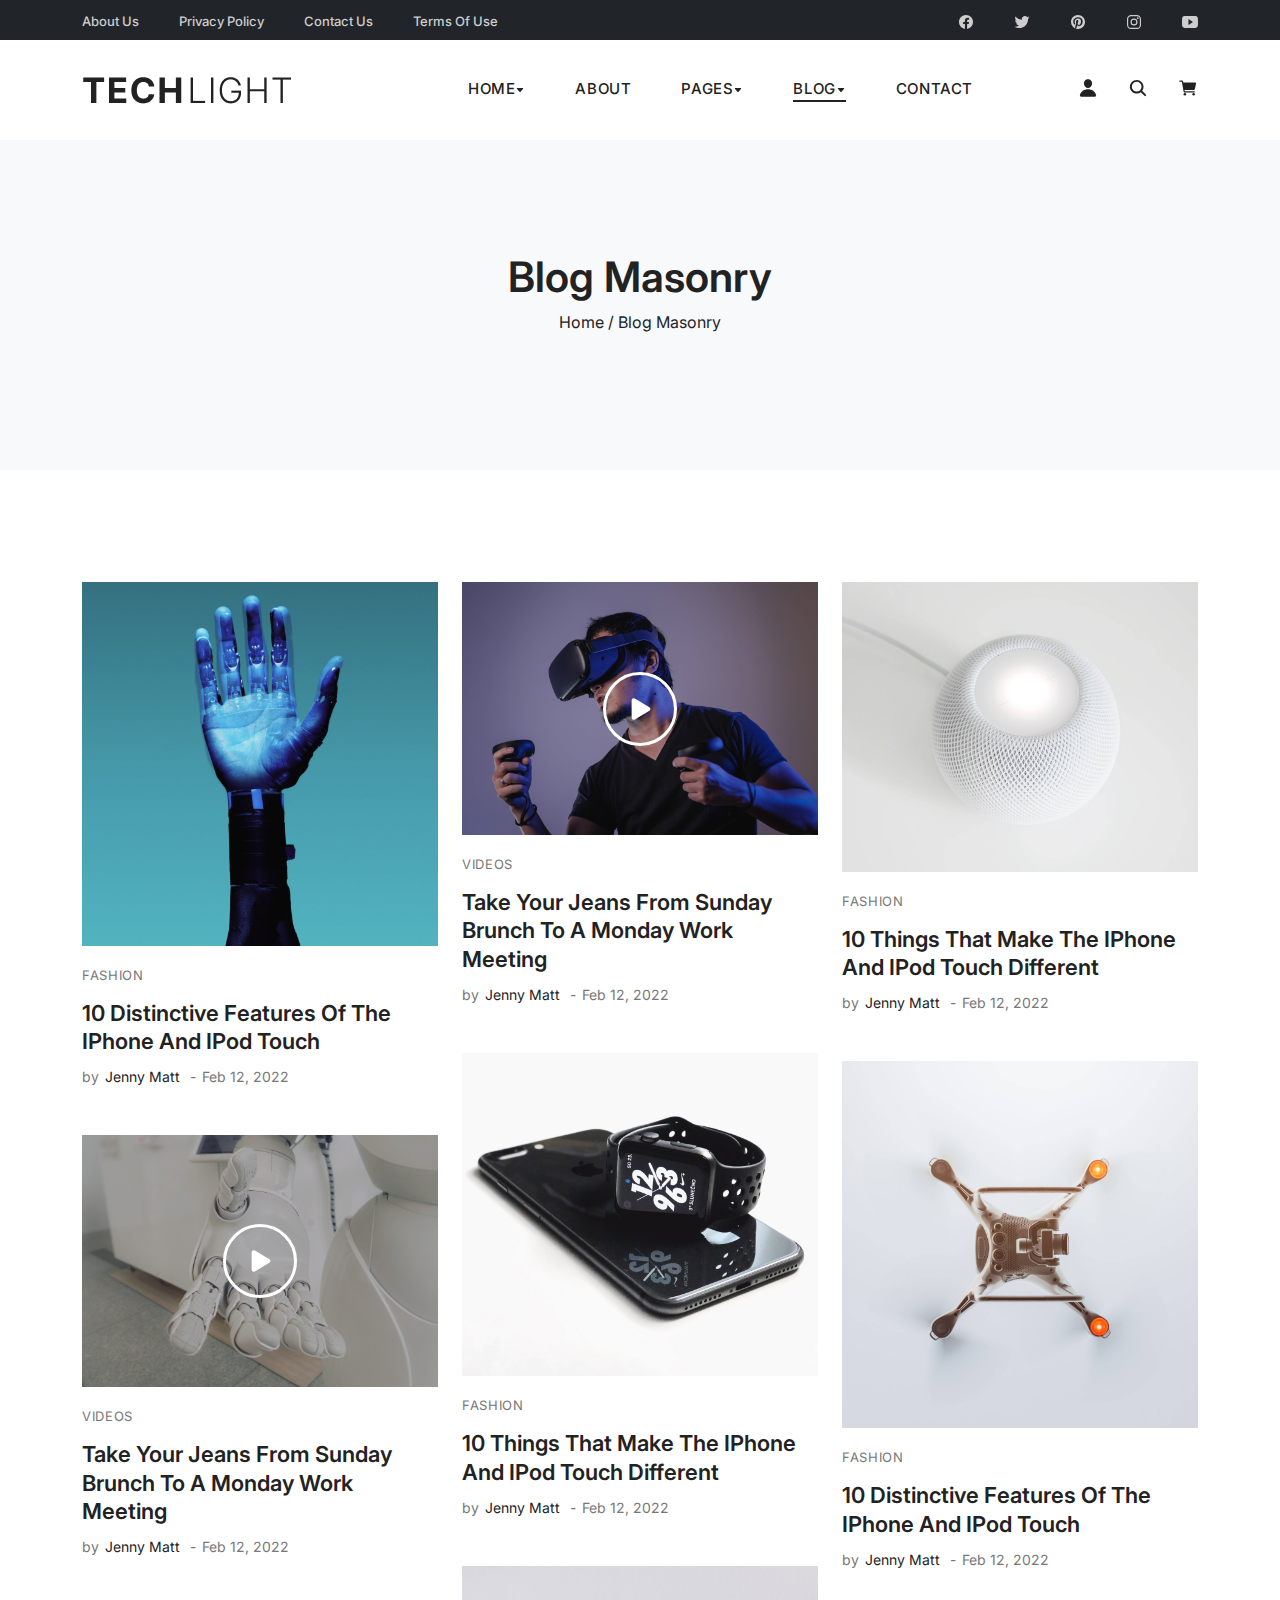
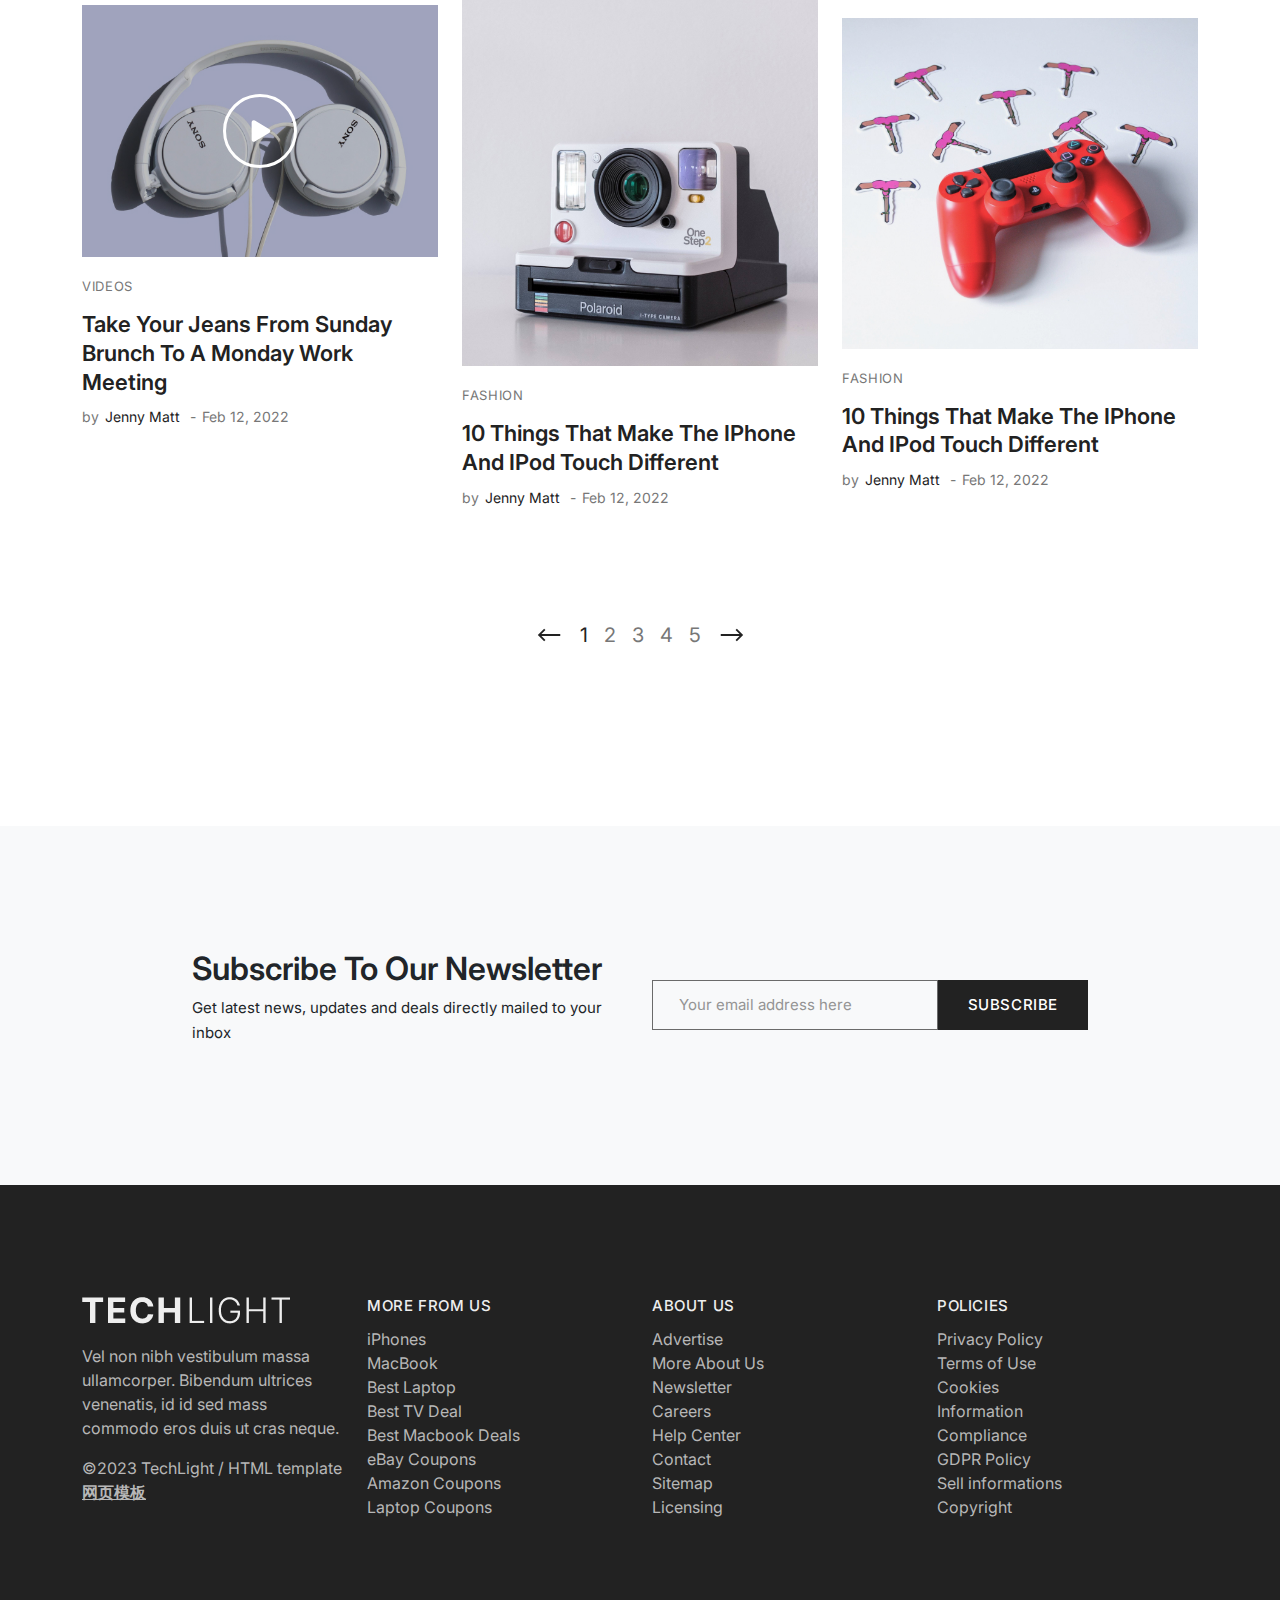
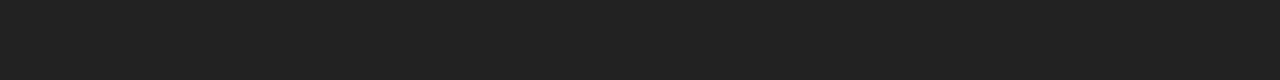
<file: blog-masonry.html>
<!DOCTYPE html>
<html>
<head>
	<title>TechLight - Tech Blog Free HTML CSS Website Template</title>

    <meta charset="utf-8">
    <meta http-equiv="X-UA-Compatible" content="IE=edge">
    <meta name="viewport" content="width=device-width, initial-scale=1.0">
    <meta name="format-detection" content="telephone=no">
    <meta name="apple-mobile-web-app-capable" content="yes">
    <meta name="author" content="">
    <meta name="keywords" content="">
    <meta name="description" content="">

    <link rel="stylesheet" type="text/css" href="css/vendor.css">
    <link href="css/bootstrap.min.css" rel="stylesheet">
    <link rel="stylesheet" type="text/css" href="css/main.css">

    <link rel="preconnect" href="https://fonts.googleapis.com">		
	<link rel="preconnect" href="https://fonts.gstatic.com" crossorigin>
	<link href="https://fonts.googleapis.com/css2?family=Inter:wght@100;200;300;400;500;600;700;800;900&display=swap" rel="stylesheet">
</head>
<body>

<svg xmlns="http://www.w3.org/2000/svg" style="display: none;">
	<symbol id="logo-facebook" xmlns="http://www.w3.org/2000/svg" class="ionicon" viewBox="0 0 512 512">
		<title>Facebook</title><path fill="currentColor" fill-rule="evenodd" d="M480 257.35c0-123.7-100.3-224-224-224s-224 100.3-224 224c0 111.8 81.9 204.47 189 221.29V322.12h-56.89v-64.77H221V208c0-56.13 33.45-87.16 84.61-87.16c24.51 0 50.15 4.38 50.15 4.38v55.13H327.5c-27.81 0-36.51 17.26-36.51 35v42h62.12l-9.92 64.77H291v156.54c107.1-16.81 189-109.48 189-221.31Z"/>
  	</symbol>
  	<symbol id="logo-twitter" xmlns="http://www.w3.org/2000/svg" class="ionicon" viewBox="0 0 512 512">
		<title>Twitter</title><path fill="currentColor" d="M496 109.5a201.8 201.8 0 0 1-56.55 15.3a97.51 97.51 0 0 0 43.33-53.6a197.74 197.74 0 0 1-62.56 23.5A99.14 99.14 0 0 0 348.31 64c-54.42 0-98.46 43.4-98.46 96.9a93.21 93.21 0 0 0 2.54 22.1a280.7 280.7 0 0 1-203-101.3A95.69 95.69 0 0 0 36 130.4c0 33.6 17.53 63.3 44 80.7A97.5 97.5 0 0 1 35.22 199v1.2c0 47 34 86.1 79 95a100.76 100.76 0 0 1-25.94 3.4a94.38 94.38 0 0 1-18.51-1.8c12.51 38.5 48.92 66.5 92.05 67.3A199.59 199.59 0 0 1 39.5 405.6a203 203 0 0 1-23.5-1.4A278.68 278.68 0 0 0 166.74 448c181.36 0 280.44-147.7 280.44-275.8c0-4.2-.11-8.4-.31-12.5A198.48 198.48 0 0 0 496 109.5Z"/>
  	</symbol>
  	<symbol id="logo-pinterest" xmlns="http://www.w3.org/2000/svg" class="ionicon" viewBox="0 0 512 512">
		<title>Pinterest</title><path fill="currentColor" d="M256.05 32c-123.7 0-224 100.3-224 224c0 91.7 55.2 170.5 134.1 205.2c-.6-15.6-.1-34.4 3.9-51.4c4.3-18.2 28.8-122.1 28.8-122.1s-7.2-14.3-7.2-35.4c0-33.2 19.2-58 43.2-58c20.4 0 30.2 15.3 30.2 33.6c0 20.5-13.1 51.1-19.8 79.5c-5.6 23.8 11.9 43.1 35.4 43.1c42.4 0 71-54.5 71-119.1c0-49.1-33.1-85.8-93.2-85.8c-67.9 0-110.3 50.7-110.3 107.3c0 19.5 5.8 33.3 14.8 43.9c4.1 4.9 4.7 6.9 3.2 12.5c-1.1 4.1-3.5 14-4.6 18c-1.5 5.7-6.1 7.7-11.2 5.6c-31.3-12.8-45.9-47-45.9-85.6c0-63.6 53.7-139.9 160.1-139.9c85.5 0 141.8 61.9 141.8 128.3c0 87.9-48.9 153.5-120.9 153.5c-24.2 0-46.9-13.1-54.7-27.9c0 0-13 51.6-15.8 61.6c-4.7 17.3-14 34.5-22.5 48a225.13 225.13 0 0 0 63.5 9.2c123.7 0 224-100.3 224-224S379.75 32 256.05 32Z"/>
  	</symbol>
  	<symbol id="logo-instagram" xmlns="http://www.w3.org/2000/svg" class="ionicon" viewBox="0 0 512 512">
		<title>Instagram</title><path fill="currentColor" d="M349.33 69.33a93.62 93.62 0 0 1 93.34 93.34v186.66a93.62 93.62 0 0 1-93.34 93.34H162.67a93.62 93.62 0 0 1-93.34-93.34V162.67a93.62 93.62 0 0 1 93.34-93.34h186.66m0-37.33H162.67C90.8 32 32 90.8 32 162.67v186.66C32 421.2 90.8 480 162.67 480h186.66C421.2 480 480 421.2 480 349.33V162.67C480 90.8 421.2 32 349.33 32Z"/><path fill="currentColor" d="M377.33 162.67a28 28 0 1 1 28-28a27.94 27.94 0 0 1-28 28ZM256 181.33A74.67 74.67 0 1 1 181.33 256A74.75 74.75 0 0 1 256 181.33m0-37.33a112 112 0 1 0 112 112a112 112 0 0 0-112-112Z"/>
  	</symbol>
  	<symbol id="logo-youtube" xmlns="http://www.w3.org/2000/svg" class="ionicon" viewBox="0 0 512 512">
		<title>Youtube</title><path fill="currentColor" d="M508.64 148.79c0-45-33.1-81.2-74-81.2C379.24 65 322.74 64 265 64h-18c-57.6 0-114.2 1-169.6 3.6C36.6 67.6 3.5 104 3.5 149C1 184.59-.06 220.19 0 255.79q-.15 53.4 3.4 106.9c0 45 33.1 81.5 73.9 81.5c58.2 2.7 117.9 3.9 178.6 3.8q91.2.3 178.6-3.8c40.9 0 74-36.5 74-81.5c2.4-35.7 3.5-71.3 3.4-107q.34-53.4-3.26-106.9ZM207 353.89v-196.5l145 98.2Z"/>
  	</symbol>
  	<symbol id="person" xmlns="http://www.w3.org/2000/svg" class="ionicon" viewBox="0 0 512 512">
		<title>Login</title><path fill="currentColor" d="M332.64 64.58C313.18 43.57 286 32 256 32c-30.16 0-57.43 11.5-76.8 32.38c-19.58 21.11-29.12 49.8-26.88 80.78C156.76 206.28 203.27 256 256 256s99.16-49.71 103.67-110.82c2.27-30.7-7.33-59.33-27.03-80.6ZM432 480H80a31 31 0 0 1-24.2-11.13c-6.5-7.77-9.12-18.38-7.18-29.11C57.06 392.94 83.4 353.61 124.8 326c36.78-24.51 83.37-38 131.2-38s94.42 13.5 131.2 38c41.4 27.6 67.74 66.93 76.18 113.75c1.94 10.73-.68 21.34-7.18 29.11A31 31 0 0 1 432 480Z"/>
  	</symbol>
  	<symbol id="search" xmlns="http://www.w3.org/2000/svg" class="ionicon" viewBox="0 0 512 512">
		<title>Search</title><path fill="currentColor" d="M456.69 421.39L362.6 327.3a173.81 173.81 0 0 0 34.84-104.58C397.44 126.38 319.06 48 222.72 48S48 126.38 48 222.72s78.38 174.72 174.72 174.72A173.81 173.81 0 0 0 327.3 362.6l94.09 94.09a25 25 0 0 0 35.3-35.3ZM97.92 222.72a124.8 124.8 0 1 1 124.8 124.8a124.95 124.95 0 0 1-124.8-124.8Z"/>
  	</symbol>
  	<symbol id="cart" xmlns="http://www.w3.org/2000/svg" class="ionicon" viewBox="0 0 512 512">
		<title>Cart</title><circle cx="176" cy="416" r="32" fill="currentColor"/><circle cx="400" cy="416" r="32" fill="currentColor"/><path fill="currentColor" d="M456.8 120.78a23.92 23.92 0 0 0-18.56-8.78H133.89l-6.13-34.78A16 16 0 0 0 112 64H48a16 16 0 0 0 0 32h50.58l45.66 258.78A16 16 0 0 0 160 368h256a16 16 0 0 0 0-32H173.42l-5.64-32h241.66A24.07 24.07 0 0 0 433 284.71l28.8-144a24 24 0 0 0-5-19.93Z"/>
  	</symbol>
  	<symbol id="long-arrow-alt-left" xmlns="http://www.w3.org/2000/svg" class="la" viewBox="0 0 32 32">
        <title>Long Arrow Left</title><path fill="currentColor" d="M10.813 9.281L4.093 16l6.72 6.719l1.406-1.438L7.938 17H28v-2H7.937l4.282-4.281z"/>
    </symbol>
    <symbol id="long-arrow-alt-right" xmlns="http://www.w3.org/2000/svg" class="la" viewBox="0 0 32 32">
    	<title>Long Arrow Right</title><path fill="currentColor" d="M21.188 9.281L19.78 10.72L24.063 15H4v2h20.063l-4.282 4.281l1.407 1.438L27.905 16z"/>
    </symbol>
  	<symbol id="caret-down" xmlns="http://www.w3.org/2000/svg" class="ionicon" viewBox="0 0 512 512">
		<title>Caret Down</title><path fill="currentColor" d="m98 190.06l139.78 163.12a24 24 0 0 0 36.44 0L414 190.06c13.34-15.57 2.28-39.62-18.22-39.62h-279.6c-20.5 0-31.56 24.05-18.18 39.62Z"/>
  	</symbol>
  	<symbol id="arrow-back" xmlns="http://www.w3.org/2000/svg" class="ionicon" viewBox="0 0 512 512">
		<title>Arrow Back</title><path fill="none" stroke="currentColor" stroke-linecap="round" stroke-linejoin="round" stroke-width="48" d="M244 400L100 256l144-144M120 256h292"/>
  	</symbol>
  	<symbol id="arrow-forward" xmlns="http://www.w3.org/2000/svg" class="ionicon" viewBox="0 0 512 512">
		<title>Arrow Forward</title><path fill="none" stroke="currentColor" stroke-linecap="round" stroke-linejoin="round" stroke-width="48" d="m268 112l144 144l-144 144m124-144H100"/>
  	</symbol>
  	<symbol id="chevron-forward" xmlns="http://www.w3.org/2000/svg" class="ionicon" viewBox="0 0 512 512">
		<title>Chevron Forward</title><path fill="none" stroke="currentColor" stroke-linecap="round" stroke-linejoin="round" stroke-width="48" d="m184 112l144 144l-144 144"/>
  	</symbol>
  	<symbol id="play" xmlns="http://www.w3.org/2000/svg" class="ionicon" viewBox="0 0 512 512">
		<title>Play</title><path fill="currentColor" d="M133 440a35.37 35.37 0 0 1-17.5-4.67c-12-6.8-19.46-20-19.46-34.33V111c0-14.37 7.46-27.53 19.46-34.33a35.13 35.13 0 0 1 35.77.45l247.85 148.36a36 36 0 0 1 0 61l-247.89 148.4A35.5 35.5 0 0 1 133 440Z"/>
  	</symbol>
  	<symbol id="menu-sharp" xmlns="http://www.w3.org/2000/svg" class="ionicon" viewBox="0 0 512 512">
		<title>Menu</title><path fill="currentColor" d="M64 384h384v-42.67H64Zm0-106.67h384v-42.66H64ZM64 128v42.67h384V128Z"/>
  	</symbol>
  	<symbol id="close-sharp" xmlns="http://www.w3.org/2000/svg" class="ionicon" viewBox="0 0 512 512">
		<title>Cross</title><path fill="currentColor" d="M400 145.49L366.51 112L256 222.51L145.49 112L112 145.49L222.51 256L112 366.51L145.49 400L256 289.49L366.51 400L400 366.51L289.49 256L400 145.49z"/>
  	</symbol>
</svg>

<div id="preloader">
  <div id="loader"></div>
</div>

<div class="search-popup">
  <div class="search-popup-container">

    <h3 class="my-3">Search Here</h3>
    <form role="search" method="get" class="search-form" action="">
        <input type="search" id="search-form" class="search-field" placeholder="Type and press enter" value="" name="s" />
        <button type="submit" class="search-submit">
	        <a href="#" class="search-button">
	          <svg class="bi" width="20" height="20"><use xlink:href="#search"></use></svg>
	        </a>
	    </button>
    </form>

  </div>
</div>
<header id="header-wrap">
	<div class="top-header bg-dark">

		<div class="container py-2 d-flex justify-content-between text-white">
			
			<div class="secondary-nav">
				<ul class="d-flex m-0 list-unstyled">
					<li><a href="#about">About Us</a></li>
					<li><a href="#about">Privacy Policy</a></li>
					<li><a href="#about">Contact Us</a></li>
					<li><a href="#about">Terms of Use</a></li>
				</ul>
			</div>

			<div class="social-share">
				<ul class="d-flex flex-wrap m-0 list-unstyled">
					<li><a href="#"><svg class="bi" width="16" height="16"><use xlink:href="#logo-facebook"></use></svg></a></li>
					<li><a href="#"><svg class="bi" width="16" height="16"><use xlink:href="#logo-twitter"></use></svg></a></li>
					<li><a href="#"><svg class="bi" width="16" height="16"><use xlink:href="#logo-pinterest"></use></svg></a></li>
					<li><a href="#"><svg class="bi" width="16" height="16"><use xlink:href="#logo-instagram"></use></svg></a></li>
					<li><a href="#"><svg class="bi" width="16" height="16"><use xlink:href="#logo-youtube"></use></svg></a></li>
				</ul>
			</div>

		</div>

	</div>

	<nav id="header-nav" class="navbar navbar-expand-lg py-4">

		<div class="container align-items-center">

			<a class="navbar-brand" href="index.html">
				<img src="images/logo.png" class="logo">
			</a>
			<button class="navbar-toggler d-flex d-lg-none" type="button" data-bs-toggle="offcanvas" data-bs-target="#offcanvasRight" aria-controls="offcanvasRight">
		    	<svg class="bi" width="36" height="36"><use xlink:href="#menu-sharp"></use></svg>
		 	</button>

			<div class="offcanvas offcanvas-end" tabindex="-1" id="offcanvasRight" aria-labelledby="offcanvasRightLabel">
				<div class="offcanvas-header justify-content-end">
	              <button type="button" data-bs-dismiss="offcanvas" aria-label="Close" data-bs-target="#bdNavbar">
	              	<svg class="bi" width="36" height="36"><use xlink:href="#close-sharp"></use></svg>
	              </button>
	            </div>
				<div class="offcanvas-body justify-content-end">
					<ul id="navbar" class="navbar-nav d-flex justify-content-end flex-wrap list-unstyled m-0">
						<li class="nav-item dropdown">
							<a class="nav-link" href="#" role="button" data-bs-toggle="dropdown" aria-expanded="true">Home<svg class="bi" width="10" height="10"><use xlink:href="#caret-down"></use></svg></a>
							<ul class="dropdown-menu" data-bs-popper="none">
					          	<li><a href="index.html" class="dropdown-item">Blog Home</a></li>
					          	<li><a href="shop-home.html" class="dropdown-item">Shop Home</a></li>
					        </ul>
						</li>
						<li class="nav-item">
							<a class="nav-link" href="about.html">About</a>
						</li>
				        <li class="nav-item dropdown">
				         	<a class="nav-link" href="#" role="button" data-bs-toggle="dropdown" aria-expanded="true">Pages<svg class="bi" width="10" height="10"><use xlink:href="#caret-down"></use></svg></a>
							<ul class="dropdown-menu" data-bs-popper="none">
					          	<li><a href="shop.html" class="dropdown-item">Shop <small><b>(PRO)</b></small></a></li>
					          	<li><a href="shop-single.html" class="dropdown-item">Shop Single <small><b>(PRO)</b></small></a></li>
					          	<li><a href="cart.html" class="dropdown-item">Cart <small><b>(PRO)</b></small></a></li>
					          	<li><a href="checkout.html" class="dropdown-item">Checkout <small><b>(PRO)</b></small></a></li>
					          	<li><a href="login.html" class="dropdown-item">Login <small><b>(PRO)</b></small></a></li>
					          	<li><a href="styles.html" class="dropdown-item">Styles</a></li>
					        </ul>
				        </li>
				        <li class="nav-item dropdown">
				         	<a class="nav-link active" href="#" role="button" data-bs-toggle="dropdown" aria-expanded="true">Blog<svg class="bi" width="10" height="10"><use xlink:href="#caret-down"></use></svg></a>
							<ul class="dropdown-menu" data-bs-popper="none">
					          	<li><a href="blog.html" class="dropdown-item">Blog <small><b>(PRO)</b></small></a></li>
					          	<li><a href="blog-masonry.html" class="dropdown-item active">Blog Masonry <small><b>(PRO)</b></small></a></li>
					          	<li><a href="single-post.html" class="dropdown-item">Single Post <small><b>(PRO)</b></small></a></li>
					        </ul>
				        </li>
						<li class="nav-item">
							<a class="nav-link" href="contact.html">Contact</a>
						</li>

						<li class="nav-item">
		                  <div class="user-items">
		                    <ul class="d-flex justify-content-end list-unstyled m-0">
		                      <li>
		                        <a href="login.html">
		                          <svg class="bi" width="20" height="20"><use xlink:href="#person"></use></svg>
		                        </a>
		                      </li>
		                      <li>
		                        <a href="#" class="search-button">
		                          <svg class="bi" width="20" height="20"><use xlink:href="#search"></use></svg>
		                        </a>
		                      </li>
		                      <li>
		                        <a href="cart.html">
		                          <svg class="bi" width="20" height="20"><use xlink:href="#cart"></use></svg>
		                        </a>
		                      </li>
		                    </ul>
		                  </div>
		                </li>

					</ul>
				</div>
			</div>

		</div>

	</nav>	
</header>

<section id="intro" class="bg-light padding-large">
	<div class="container">
		<div class="row">
			<div class="col-xl-8 offset-xl-2 col-lg-10 offset-lg-1">
				
				<div class="page-title text-center">
					<h2>Blog Masonry</h2>
					<div class="breadcum-items">
						<span class="item"><a href="index.html">Home /</a></span>
						<span class="item colored">Blog Masonry</span>
					</div>
				</div>

			</div>
		</div>
	</div>
</section>

<section id="latest-posts" class="latest-posts margin-large">
	<div class="container">
		<div class="row entry-container">
			<div class="post-item entry-item col-md-4">
				<figure class="zoom-effect">
					<a href="single-post.html" class="zoom-in"><img src="images/postitem9.jpg" alt="stories" class="blogImg img-fluid"></a>
				</figure>
				<div class="story-title-wrap mt-3">
					<div class="post-meta"><a href="blog.html">Fashion</a></div>
					<h3 class="story-title"><a href="single-post.html">10 Distinctive Features of the iPhone and iPod Touch</a></h3>				
					<div class="entry-meta">
						<span class="author"><span class="sp">by</span><span class="author-name">Jenny Matt</span></span>
						<span class="meta-date"><span class="sp">-</span><time class="published" datetime="">Feb 12, 2022</time></span>
					</div>
				</div>
			</div>
			<div class="videos-carousel entry-item col-md-4"">
				<div class="post-item">
					<figure class="zoom-effect">
						<a  type="button" class="video-btn zoom-in" data-bs-toggle="modal" data-src="https://www.youtube.com/embed/W_tIumKa8VY" data-bs-target="#myModal">
							<img src="images/videoitem1.jpg" alt="stories" class="blogImg img-fluid">
							<svg class="bi" width="34" height="34"><use xlink:href="#play"></use></svg>								
						</a>
					</figure>
					<div class="story-title-wrap mt-3">
						<div class="post-meta"><a href="blog.html">Videos</a></div>
						<h3 class="story-title"><a href="single-post.html">Take Your Jeans From Sunday Brunch To A Monday Work Meeting</a></h3>				
						<div class="entry-meta">
							<span class="author"><span class="sp">by</span><span class="author-name">Jenny Matt</span></span>
							<span class="meta-date"><span class="sp">-</span><time class="published" datetime="">Feb 12, 2022</time></span>
						</div>
					</div>
				</div>
			</div>
			<div class="post-item entry-item col-md-4">
				<figure class="zoom-effect">
					<a href="single-post.html" class="zoom-in"><img src="images/postitem10.jpg" alt="stories" class="blogImg img-fluid"></a>
				</figure>
				<div class="story-title-wrap mt-3">
					<div class="post-meta"><a href="blog.html">Fashion</a></div>
					<h3 class="story-title"><a href="single-post.html">10 Things That Make the iPhone and iPod touch different</a></h3>				
					<div class="entry-meta">
						<span class="author"><span class="sp">by</span><span class="author-name">Jenny Matt</span></span>
						<span class="meta-date"><span class="sp">-</span><time class="published" datetime="">Feb 12, 2022</time></span>
					</div>
				</div>
			</div>
			<div class="post-item entry-item col-md-4">
				<figure class="zoom-effect">
					<a href="single-post.html" class="zoom-in"><img src="images/postitem11.jpg" alt="stories" class="blogImg img-fluid"></a>
				</figure>
				<div class="story-title-wrap mt-3">
					<div class="post-meta"><a href="blog.html">Fashion</a></div>
					<h3 class="story-title"><a href="single-post.html">10 Things That Make the iPhone and iPod touch different</a></h3>				
					<div class="entry-meta">
						<span class="author"><span class="sp">by</span><span class="author-name">Jenny Matt</span></span>
						<span class="meta-date"><span class="sp">-</span><time class="published" datetime="">Feb 12, 2022</time></span>
					</div>
				</div>
			</div>
			<div class="post-item entry-item col-md-4">
				<figure class="zoom-effect">
					<a href="single-post.html" class="zoom-in"><img src="images/postitem12.jpg" alt="stories" class="blogImg img-fluid"></a>
				</figure>
				<div class="story-title-wrap mt-3">
					<div class="post-meta"><a href="blog.html">Fashion</a></div>
					<h3 class="story-title"><a href="single-post.html">10 Distinctive Features of the iPhone and iPod Touch</a></h3>				
					<div class="entry-meta">
						<span class="author"><span class="sp">by</span><span class="author-name">Jenny Matt</span></span>
						<span class="meta-date"><span class="sp">-</span><time class="published" datetime="">Feb 12, 2022</time></span>
					</div>
				</div>
			</div>
			<div class="videos-carousel entry-item col-md-4"">
				<div class="post-item">
					<figure class="zoom-effect">
						<a  type="button" class="video-btn zoom-in" data-bs-toggle="modal" data-src="https://www.youtube.com/embed/W_tIumKa8VY" data-bs-target="#myModal">
							<img src="images/videoitem3.jpg" alt="stories" class="blogImg img-fluid">
							<svg class="bi" width="34" height="34"><use xlink:href="#play"></use></svg>								
						</a>
					</figure>
					<div class="story-title-wrap mt-3">
						<div class="post-meta"><a href="blog.html">Videos</a></div>
						<h3 class="story-title"><a href="single-post.html">Take Your Jeans From Sunday Brunch To A Monday Work Meeting</a></h3>				
						<div class="entry-meta">
							<span class="author"><span class="sp">by</span><span class="author-name">Jenny Matt</span></span>
							<span class="meta-date"><span class="sp">-</span><time class="published" datetime="">Feb 12, 2022</time></span>
						</div>
					</div>
				</div>
			</div>
			<div class="post-item entry-item col-md-4">
				<figure class="zoom-effect">
					<a href="single-post.html" class="zoom-in"><img src="images/postitem13.jpg" alt="stories" class="blogImg img-fluid"></a>
				</figure>
				<div class="story-title-wrap mt-3">
					<div class="post-meta"><a href="blog.html">Fashion</a></div>
					<h3 class="story-title"><a href="single-post.html">10 Things That Make the iPhone and iPod touch different</a></h3>				
					<div class="entry-meta">
						<span class="author"><span class="sp">by</span><span class="author-name">Jenny Matt</span></span>
						<span class="meta-date"><span class="sp">-</span><time class="published" datetime="">Feb 12, 2022</time></span>
					</div>
				</div>
			</div>
			<div class="videos-carousel entry-item col-md-4"">
				<div class="post-item">
					<figure class="zoom-effect">
						<a  type="button" class="video-btn zoom-in" data-bs-toggle="modal" data-src="https://www.youtube.com/embed/W_tIumKa8VY" data-bs-target="#myModal">
							<img src="images/videoitem2.jpg" alt="stories" class="blogImg img-fluid">
							<svg class="bi" width="34" height="34"><use xlink:href="#play"></use></svg>								
						</a>
					</figure>
					<div class="story-title-wrap mt-3">
						<div class="post-meta"><a href="blog.html">Videos</a></div>
						<h3 class="story-title"><a href="single-post.html">Take Your Jeans From Sunday Brunch To A Monday Work Meeting</a></h3>				
						<div class="entry-meta">
							<span class="author"><span class="sp">by</span><span class="author-name">Jenny Matt</span></span>
							<span class="meta-date"><span class="sp">-</span><time class="published" datetime="">Feb 12, 2022</time></span>
						</div>
					</div>
				</div>
			</div>
			<div class="post-item entry-item col-md-4">
				<figure class="zoom-effect">
					<a href="single-post.html" class="zoom-in"><img src="images/postitem14.jpg" alt="stories" class="blogImg img-fluid"></a>
				</figure>
				<div class="story-title-wrap mt-3">
					<div class="post-meta"><a href="blog.html">Fashion</a></div>
					<h3 class="story-title"><a href="single-post.html">10 Things That Make the iPhone and iPod touch different</a></h3>				
					<div class="entry-meta">
						<span class="author"><span class="sp">by</span><span class="author-name">Jenny Matt</span></span>
						<span class="meta-date"><span class="sp">-</span><time class="published" datetime="">Feb 12, 2022</time></span>
					</div>
				</div>
			</div>

		</div>

        <nav class="navigation paging-navigation text-center padding-medium" role="navigation">
          <div class="pagination loop-pagination d-flex justify-content-center align-items-center">
            <a href="#" class="pe-3">
              <svg class="bi" width="30" height="30"><use xlink:href="#long-arrow-alt-left"></use></svg>
            </a>
            <span aria-current="page" class="page-numbers current pe-3">1</span>
            <a class="page-numbers pe-3" href="#">2</a>
            <a class="page-numbers pe-3" href="#">3</a>
            <a class="page-numbers pe-3" href="#">4</a>
            <a class="page-numbers" href="#">5</a>
            <a href="#" class="ps-3">
              <svg class="bi" width="30" height="30"><use xlink:href="#long-arrow-alt-right"></use></svg>
            </a>
          </div>
        </nav>
	</div>
</section>

<section id="newsletter" class="bg-light padding-medium">
 	<div class="container">
 		<div class="newsletter bg-light">
	 		<div class="row">
	 			<div class="col-lg-6 col-md-12 title">
		 			<h2 class="text-dark">Subscribe to Our Newsletter</h2>
		 			<p class="text-dark">Get latest news, updates and deals directly mailed to your inbox</p> 				
	 			</div>
	 			<form class="col-lg-6 col-md-12 d-flex align-items-center">
	 				<div class="d-flex">
			            <input id="newsletter1" type="text" class="form-control text-dark" placeholder="Your email address here">
			            <button class="button btn-bg-dark" type="button">Subscribe</button>
			        </div>
	 			</form>
	 		</div> 			
 		</div>
 	</div>
</section>

<footer id="footer" class="padding-large">
	<div class="container">
	    <div class="row">

	      <div class="col-md-3 mb-5">
			<a href="index.html"><img src="images/logo-light.png" class="logo"></a>
			<p>Vel non nibh vestibulum massa ullamcorper. Bibendum ultrices venenatis, id id sed mass commodo eros duis ut cras neque.</p>
		    <p>©2023 TechLight / HTML template <a target="_blank" href="http://www.mobanwang.com/" title="网页模板" class="link-primary fw-bold text-decoration-underline">网页模板</a></p>
	      </div>

	      <div class="col-md-3 mb-5">
	        <h5>More from us</h5>
	        <ul class="nav flex-column">
	          <li class="nav-item"><a href="#" class="nav-link">iPhones</a></li>
	          <li class="nav-item"><a href="#" class="nav-link">MacBook</a></li>
	          <li class="nav-item"><a href="#" class="nav-link">Best Laptop</a></li>
	          <li class="nav-item"><a href="#" class="nav-link">Best TV Deal</a></li>
	          <li class="nav-item"><a href="#" class="nav-link">Best Macbook Deals</a></li>
	          <li class="nav-item"><a href="#" class="nav-link">eBay Coupons</a></li>
	          <li class="nav-item"><a href="#" class="nav-link">Amazon Coupons</a></li>
	          <li class="nav-item"><a href="#" class="nav-link">Laptop Coupons</a></li>	          
	        </ul>
	      </div>

	      <div class="col-md-3 mb-5">
	        <h5>About us</h5>
	        <ul class="nav flex-column">
	          <li class="nav-item"><a href="#" class="nav-link">Advertise</a></li>
	          <li class="nav-item"><a href="#" class="nav-link">More About Us</a></li>
	          <li class="nav-item"><a href="#" class="nav-link">Newsletter</a></li>
	          <li class="nav-item"><a href="#" class="nav-link">Careers</a></li>
	          <li class="nav-item"><a href="#" class="nav-link">Help Center</a></li>
	          <li class="nav-item"><a href="#" class="nav-link">Contact</a></li>
	          <li class="nav-item"><a href="#" class="nav-link">Sitemap</a></li>
	          <li class="nav-item"><a href="#" class="nav-link">Licensing</a></li>	          
	        </ul>
	      </div>

	      <div class="col-md-3 mb-5">
	        <h5>Policies</h5>
	        <ul class="nav flex-column">
	          <li class="nav-item"><a href="#" class="nav-link">Privacy Policy</a></li>
	          <li class="nav-item"><a href="#" class="nav-link">Terms of Use</a></li>
	          <li class="nav-item"><a href="#" class="nav-link">Cookies</a></li>
	          <li class="nav-item"><a href="#" class="nav-link">Information</a></li>
	          <li class="nav-item"><a href="#" class="nav-link">Compliance</a></li>
	          <li class="nav-item"><a href="#" class="nav-link">GDPR Policy</a></li>
	          <li class="nav-item"><a href="#" class="nav-link">Sell informations</a></li>
	          <li class="nav-item"><a href="#" class="nav-link">Copyright</a></li>
	        </ul>
	      </div>

	    </div>
	</div>
</footer>

<!-- Video Popup -->
<div class="modal fade" id="myModal" tabindex="-1" role="dialog" aria-labelledby="exampleModalLabel" aria-hidden="true">
 	<div class="modal-dialog" role="document">

	    <div class="modal-content">
	      
	        <div class="modal-body">
		        <button type="button" class="btn-close" data-bs-dismiss="modal" aria-label="Close"><svg class="bi" width="40" height="40"><use xlink:href="#close-sharp"></use></svg></button>
				<div class="ratio ratio-16x9">
				  <iframe class="embed-responsive-item" src="" id="video"  allowscriptaccess="always" allow="autoplay"></iframe>
				</div>    
	  	    </div>

		</div>

	</div>
</div>

<script src="js/jquery-1.11.0.min.js"></script>
<script src="js/bootstrap.min.js"></script>
<script src="js/plugins.js"></script>
<script src="js/script.js"></script>

</body>
</html>
</file>
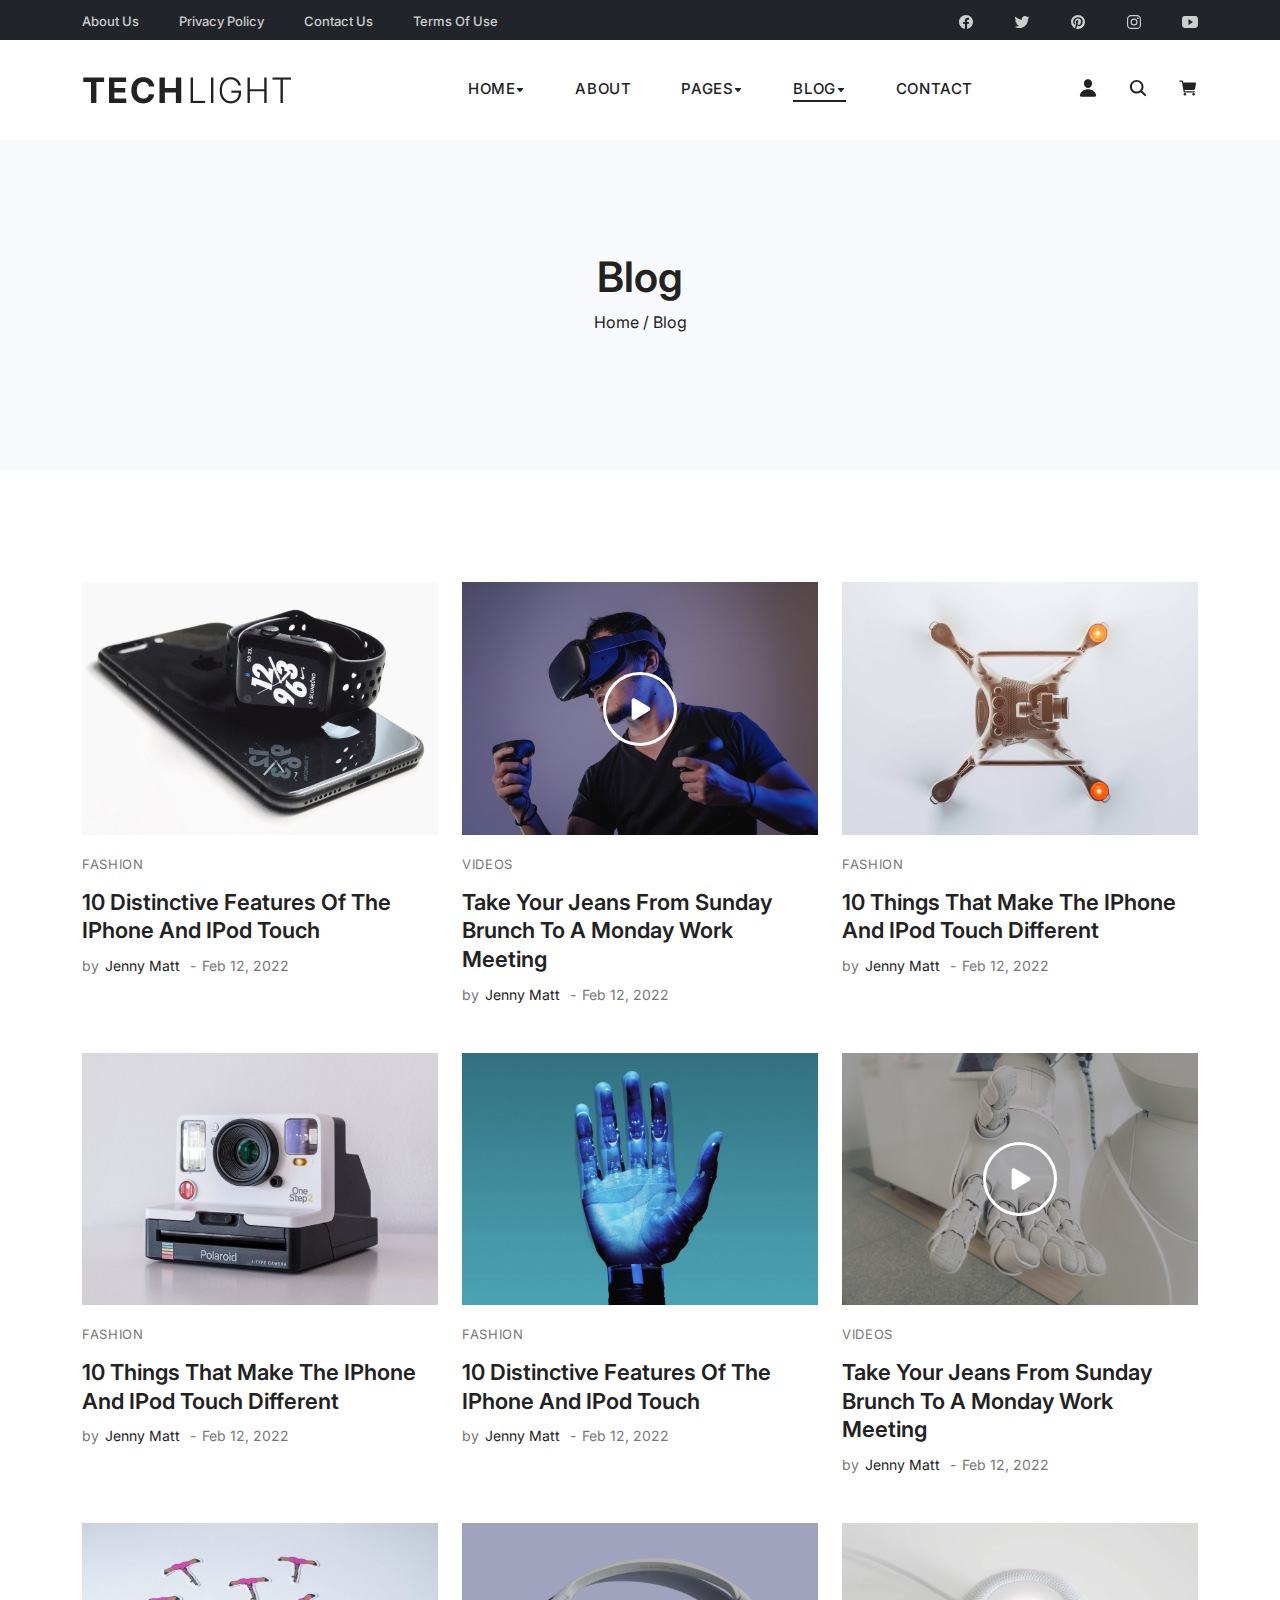
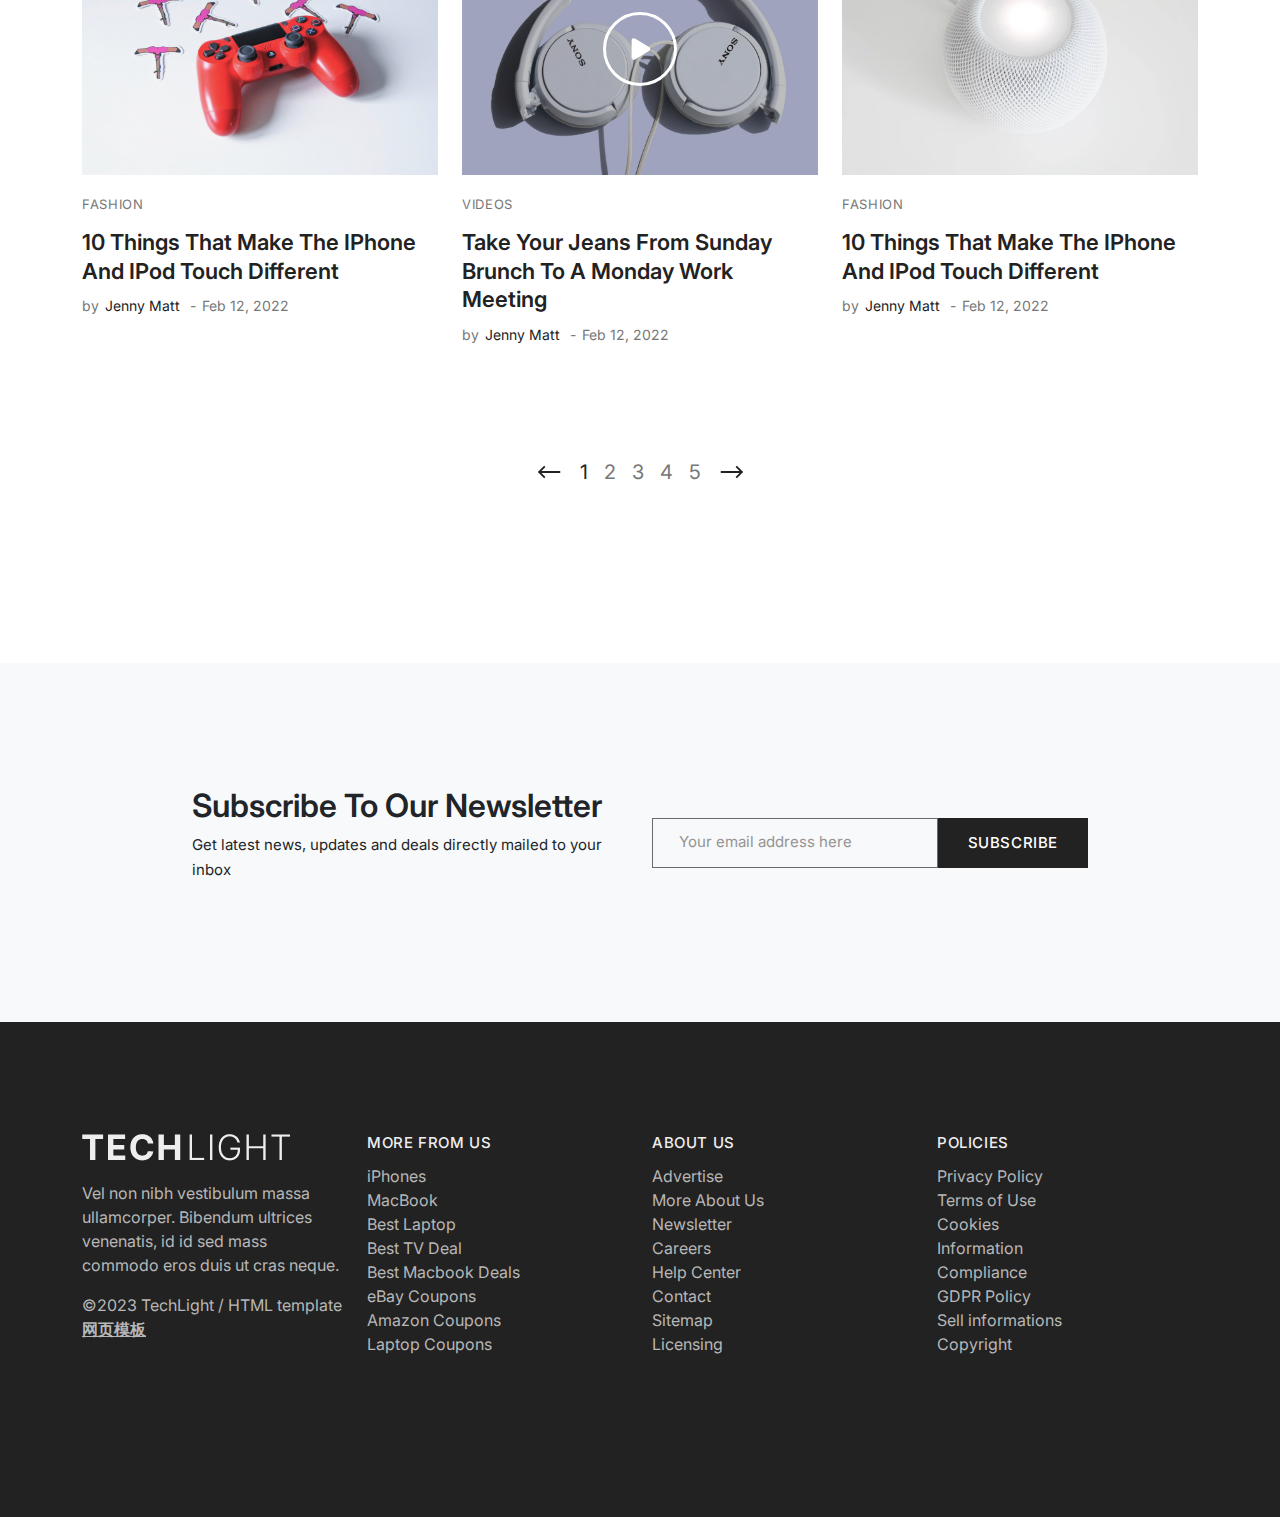
<file: blog.html>
<!DOCTYPE html>
<html>
<head>
	<title>TechLight - Tech Blog Free HTML CSS Website Template</title>

    <meta charset="utf-8">
    <meta http-equiv="X-UA-Compatible" content="IE=edge">
    <meta name="viewport" content="width=device-width, initial-scale=1.0">
    <meta name="format-detection" content="telephone=no">
    <meta name="apple-mobile-web-app-capable" content="yes">
    <meta name="author" content="">
    <meta name="keywords" content="">
    <meta name="description" content="">

    <link rel="stylesheet" type="text/css" href="css/vendor.css">
    <link href="css/bootstrap.min.css" rel="stylesheet">
    <link rel="stylesheet" type="text/css" href="css/main.css">

    <link rel="preconnect" href="https://fonts.googleapis.com">		
	<link rel="preconnect" href="https://fonts.gstatic.com" crossorigin>
	<link href="https://fonts.googleapis.com/css2?family=Inter:wght@100;200;300;400;500;600;700;800;900&display=swap" rel="stylesheet">
</head>
<body>

<svg xmlns="http://www.w3.org/2000/svg" style="display: none;">
	<symbol id="logo-facebook" xmlns="http://www.w3.org/2000/svg" class="ionicon" viewBox="0 0 512 512">
		<title>Facebook</title><path fill="currentColor" fill-rule="evenodd" d="M480 257.35c0-123.7-100.3-224-224-224s-224 100.3-224 224c0 111.8 81.9 204.47 189 221.29V322.12h-56.89v-64.77H221V208c0-56.13 33.45-87.16 84.61-87.16c24.51 0 50.15 4.38 50.15 4.38v55.13H327.5c-27.81 0-36.51 17.26-36.51 35v42h62.12l-9.92 64.77H291v156.54c107.1-16.81 189-109.48 189-221.31Z"/>
  	</symbol>
  	<symbol id="logo-twitter" xmlns="http://www.w3.org/2000/svg" class="ionicon" viewBox="0 0 512 512">
		<title>Twitter</title><path fill="currentColor" d="M496 109.5a201.8 201.8 0 0 1-56.55 15.3a97.51 97.51 0 0 0 43.33-53.6a197.74 197.74 0 0 1-62.56 23.5A99.14 99.14 0 0 0 348.31 64c-54.42 0-98.46 43.4-98.46 96.9a93.21 93.21 0 0 0 2.54 22.1a280.7 280.7 0 0 1-203-101.3A95.69 95.69 0 0 0 36 130.4c0 33.6 17.53 63.3 44 80.7A97.5 97.5 0 0 1 35.22 199v1.2c0 47 34 86.1 79 95a100.76 100.76 0 0 1-25.94 3.4a94.38 94.38 0 0 1-18.51-1.8c12.51 38.5 48.92 66.5 92.05 67.3A199.59 199.59 0 0 1 39.5 405.6a203 203 0 0 1-23.5-1.4A278.68 278.68 0 0 0 166.74 448c181.36 0 280.44-147.7 280.44-275.8c0-4.2-.11-8.4-.31-12.5A198.48 198.48 0 0 0 496 109.5Z"/>
  	</symbol>
  	<symbol id="logo-pinterest" xmlns="http://www.w3.org/2000/svg" class="ionicon" viewBox="0 0 512 512">
		<title>Pinterest</title><path fill="currentColor" d="M256.05 32c-123.7 0-224 100.3-224 224c0 91.7 55.2 170.5 134.1 205.2c-.6-15.6-.1-34.4 3.9-51.4c4.3-18.2 28.8-122.1 28.8-122.1s-7.2-14.3-7.2-35.4c0-33.2 19.2-58 43.2-58c20.4 0 30.2 15.3 30.2 33.6c0 20.5-13.1 51.1-19.8 79.5c-5.6 23.8 11.9 43.1 35.4 43.1c42.4 0 71-54.5 71-119.1c0-49.1-33.1-85.8-93.2-85.8c-67.9 0-110.3 50.7-110.3 107.3c0 19.5 5.8 33.3 14.8 43.9c4.1 4.9 4.7 6.9 3.2 12.5c-1.1 4.1-3.5 14-4.6 18c-1.5 5.7-6.1 7.7-11.2 5.6c-31.3-12.8-45.9-47-45.9-85.6c0-63.6 53.7-139.9 160.1-139.9c85.5 0 141.8 61.9 141.8 128.3c0 87.9-48.9 153.5-120.9 153.5c-24.2 0-46.9-13.1-54.7-27.9c0 0-13 51.6-15.8 61.6c-4.7 17.3-14 34.5-22.5 48a225.13 225.13 0 0 0 63.5 9.2c123.7 0 224-100.3 224-224S379.75 32 256.05 32Z"/>
  	</symbol>
  	<symbol id="logo-instagram" xmlns="http://www.w3.org/2000/svg" class="ionicon" viewBox="0 0 512 512">
		<title>Instagram</title><path fill="currentColor" d="M349.33 69.33a93.62 93.62 0 0 1 93.34 93.34v186.66a93.62 93.62 0 0 1-93.34 93.34H162.67a93.62 93.62 0 0 1-93.34-93.34V162.67a93.62 93.62 0 0 1 93.34-93.34h186.66m0-37.33H162.67C90.8 32 32 90.8 32 162.67v186.66C32 421.2 90.8 480 162.67 480h186.66C421.2 480 480 421.2 480 349.33V162.67C480 90.8 421.2 32 349.33 32Z"/><path fill="currentColor" d="M377.33 162.67a28 28 0 1 1 28-28a27.94 27.94 0 0 1-28 28ZM256 181.33A74.67 74.67 0 1 1 181.33 256A74.75 74.75 0 0 1 256 181.33m0-37.33a112 112 0 1 0 112 112a112 112 0 0 0-112-112Z"/>
  	</symbol>
  	<symbol id="logo-youtube" xmlns="http://www.w3.org/2000/svg" class="ionicon" viewBox="0 0 512 512">
		<title>Youtube</title><path fill="currentColor" d="M508.64 148.79c0-45-33.1-81.2-74-81.2C379.24 65 322.74 64 265 64h-18c-57.6 0-114.2 1-169.6 3.6C36.6 67.6 3.5 104 3.5 149C1 184.59-.06 220.19 0 255.79q-.15 53.4 3.4 106.9c0 45 33.1 81.5 73.9 81.5c58.2 2.7 117.9 3.9 178.6 3.8q91.2.3 178.6-3.8c40.9 0 74-36.5 74-81.5c2.4-35.7 3.5-71.3 3.4-107q.34-53.4-3.26-106.9ZM207 353.89v-196.5l145 98.2Z"/>
  	</symbol>
  	<symbol id="person" xmlns="http://www.w3.org/2000/svg" class="ionicon" viewBox="0 0 512 512">
		<title>Login</title><path fill="currentColor" d="M332.64 64.58C313.18 43.57 286 32 256 32c-30.16 0-57.43 11.5-76.8 32.38c-19.58 21.11-29.12 49.8-26.88 80.78C156.76 206.28 203.27 256 256 256s99.16-49.71 103.67-110.82c2.27-30.7-7.33-59.33-27.03-80.6ZM432 480H80a31 31 0 0 1-24.2-11.13c-6.5-7.77-9.12-18.38-7.18-29.11C57.06 392.94 83.4 353.61 124.8 326c36.78-24.51 83.37-38 131.2-38s94.42 13.5 131.2 38c41.4 27.6 67.74 66.93 76.18 113.75c1.94 10.73-.68 21.34-7.18 29.11A31 31 0 0 1 432 480Z"/>
  	</symbol>
  	<symbol id="search" xmlns="http://www.w3.org/2000/svg" class="ionicon" viewBox="0 0 512 512">
		<title>Search</title><path fill="currentColor" d="M456.69 421.39L362.6 327.3a173.81 173.81 0 0 0 34.84-104.58C397.44 126.38 319.06 48 222.72 48S48 126.38 48 222.72s78.38 174.72 174.72 174.72A173.81 173.81 0 0 0 327.3 362.6l94.09 94.09a25 25 0 0 0 35.3-35.3ZM97.92 222.72a124.8 124.8 0 1 1 124.8 124.8a124.95 124.95 0 0 1-124.8-124.8Z"/>
  	</symbol>
  	<symbol id="cart" xmlns="http://www.w3.org/2000/svg" class="ionicon" viewBox="0 0 512 512">
		<title>Cart</title><circle cx="176" cy="416" r="32" fill="currentColor"/><circle cx="400" cy="416" r="32" fill="currentColor"/><path fill="currentColor" d="M456.8 120.78a23.92 23.92 0 0 0-18.56-8.78H133.89l-6.13-34.78A16 16 0 0 0 112 64H48a16 16 0 0 0 0 32h50.58l45.66 258.78A16 16 0 0 0 160 368h256a16 16 0 0 0 0-32H173.42l-5.64-32h241.66A24.07 24.07 0 0 0 433 284.71l28.8-144a24 24 0 0 0-5-19.93Z"/>
  	</symbol>
  	<symbol id="long-arrow-alt-left" xmlns="http://www.w3.org/2000/svg" class="la" viewBox="0 0 32 32">
        <title>Long Arrow Left</title><path fill="currentColor" d="M10.813 9.281L4.093 16l6.72 6.719l1.406-1.438L7.938 17H28v-2H7.937l4.282-4.281z"/>
    </symbol>
    <symbol id="long-arrow-alt-right" xmlns="http://www.w3.org/2000/svg" class="la" viewBox="0 0 32 32">
    	<title>Long Arrow Right</title><path fill="currentColor" d="M21.188 9.281L19.78 10.72L24.063 15H4v2h20.063l-4.282 4.281l1.407 1.438L27.905 16z"/>
    </symbol>
  	<symbol id="caret-down" xmlns="http://www.w3.org/2000/svg" class="ionicon" viewBox="0 0 512 512">
		<title>Caret Down</title><path fill="currentColor" d="m98 190.06l139.78 163.12a24 24 0 0 0 36.44 0L414 190.06c13.34-15.57 2.28-39.62-18.22-39.62h-279.6c-20.5 0-31.56 24.05-18.18 39.62Z"/>
  	</symbol>
  	<symbol id="arrow-back" xmlns="http://www.w3.org/2000/svg" class="ionicon" viewBox="0 0 512 512">
		<title>Arrow Back</title><path fill="none" stroke="currentColor" stroke-linecap="round" stroke-linejoin="round" stroke-width="48" d="M244 400L100 256l144-144M120 256h292"/>
  	</symbol>
  	<symbol id="arrow-forward" xmlns="http://www.w3.org/2000/svg" class="ionicon" viewBox="0 0 512 512">
		<title>Arrow Forward</title><path fill="none" stroke="currentColor" stroke-linecap="round" stroke-linejoin="round" stroke-width="48" d="m268 112l144 144l-144 144m124-144H100"/>
  	</symbol>
  	<symbol id="chevron-forward" xmlns="http://www.w3.org/2000/svg" class="ionicon" viewBox="0 0 512 512">
		<title>Chevron Forward</title><path fill="none" stroke="currentColor" stroke-linecap="round" stroke-linejoin="round" stroke-width="48" d="m184 112l144 144l-144 144"/>
  	</symbol>
  	<symbol id="play" xmlns="http://www.w3.org/2000/svg" class="ionicon" viewBox="0 0 512 512">
		<title>Play</title><path fill="currentColor" d="M133 440a35.37 35.37 0 0 1-17.5-4.67c-12-6.8-19.46-20-19.46-34.33V111c0-14.37 7.46-27.53 19.46-34.33a35.13 35.13 0 0 1 35.77.45l247.85 148.36a36 36 0 0 1 0 61l-247.89 148.4A35.5 35.5 0 0 1 133 440Z"/>
  	</symbol>
  	<symbol id="menu-sharp" xmlns="http://www.w3.org/2000/svg" class="ionicon" viewBox="0 0 512 512">
		<title>Menu</title><path fill="currentColor" d="M64 384h384v-42.67H64Zm0-106.67h384v-42.66H64ZM64 128v42.67h384V128Z"/>
  	</symbol>
  	<symbol id="close-sharp" xmlns="http://www.w3.org/2000/svg" class="ionicon" viewBox="0 0 512 512">
		<title>Cross</title><path fill="currentColor" d="M400 145.49L366.51 112L256 222.51L145.49 112L112 145.49L222.51 256L112 366.51L145.49 400L256 289.49L366.51 400L400 366.51L289.49 256L400 145.49z"/>
  	</symbol>
</svg>

<div id="preloader">
  <div id="loader"></div>
</div>

<div class="search-popup">
  <div class="search-popup-container">

    <h3 class="my-3">Search Here</h3>
    <form role="search" method="get" class="search-form" action="">
        <input type="search" id="search-form" class="search-field" placeholder="Type and press enter" value="" name="s" />
        <button type="submit" class="search-submit">
	        <a href="#" class="search-button">
	          <svg class="bi" width="20" height="20"><use xlink:href="#search"></use></svg>
	        </a>
	    </button>
    </form>

  </div>
</div>
<header id="header-wrap">
	<div class="top-header bg-dark">

		<div class="container py-2 d-flex justify-content-between text-white">
			
			<div class="secondary-nav">
				<ul class="d-flex m-0 list-unstyled">
					<li><a href="#about">About Us</a></li>
					<li><a href="#about">Privacy Policy</a></li>
					<li><a href="#about">Contact Us</a></li>
					<li><a href="#about">Terms of Use</a></li>
				</ul>
			</div>

			<div class="social-share">
				<ul class="d-flex flex-wrap m-0 list-unstyled">
					<li><a href="#"><svg class="bi" width="16" height="16"><use xlink:href="#logo-facebook"></use></svg></a></li>
					<li><a href="#"><svg class="bi" width="16" height="16"><use xlink:href="#logo-twitter"></use></svg></a></li>
					<li><a href="#"><svg class="bi" width="16" height="16"><use xlink:href="#logo-pinterest"></use></svg></a></li>
					<li><a href="#"><svg class="bi" width="16" height="16"><use xlink:href="#logo-instagram"></use></svg></a></li>
					<li><a href="#"><svg class="bi" width="16" height="16"><use xlink:href="#logo-youtube"></use></svg></a></li>
				</ul>
			</div>

		</div>

	</div>

	<nav id="header-nav" class="navbar navbar-expand-lg py-4">

		<div class="container align-items-center">

			<a class="navbar-brand" href="index.html">
				<img src="images/logo.png" class="logo">
			</a>
			<button class="navbar-toggler d-flex d-lg-none" type="button" data-bs-toggle="offcanvas" data-bs-target="#offcanvasRight" aria-controls="offcanvasRight">
		    	<svg class="bi" width="36" height="36"><use xlink:href="#menu-sharp"></use></svg>
		 	</button>

			<div class="offcanvas offcanvas-end" tabindex="-1" id="offcanvasRight" aria-labelledby="offcanvasRightLabel">
				<div class="offcanvas-header justify-content-end">
	              <button type="button" data-bs-dismiss="offcanvas" aria-label="Close" data-bs-target="#bdNavbar">
	              	<svg class="bi" width="36" height="36"><use xlink:href="#close-sharp"></use></svg>
	              </button>
	            </div>
				<div class="offcanvas-body justify-content-end">
					<ul id="navbar" class="navbar-nav d-flex justify-content-end flex-wrap list-unstyled m-0">
						<li class="nav-item dropdown">
							<a class="nav-link" href="#" role="button" data-bs-toggle="dropdown" aria-expanded="true">Home<svg class="bi" width="10" height="10"><use xlink:href="#caret-down"></use></svg></a>
							<ul class="dropdown-menu" data-bs-popper="none">
					          	<li><a href="index.html" class="dropdown-item">Blog Home</a></li>
					          	<li><a href="shop-home.html" class="dropdown-item">Shop Home</a></li>
					        </ul>
						</li>
						<li class="nav-item">
							<a class="nav-link" href="about.html">About</a>
						</li>
				        <li class="nav-item dropdown">
				         	<a class="nav-link" href="#" role="button" data-bs-toggle="dropdown" aria-expanded="true">Pages<svg class="bi" width="10" height="10"><use xlink:href="#caret-down"></use></svg></a>
							<ul class="dropdown-menu" data-bs-popper="none">
					          	<li><a href="shop.html" class="dropdown-item">Shop <small><b>(PRO)</b></small></a></li>
					          	<li><a href="shop-single.html" class="dropdown-item">Shop Single <small><b>(PRO)</b></small></a></li>
					          	<li><a href="cart.html" class="dropdown-item">Cart <small><b>(PRO)</b></small></a></li>
					          	<li><a href="checkout.html" class="dropdown-item">Checkout <small><b>(PRO)</b></small></a></li>
					          	<li><a href="login.html" class="dropdown-item">Login <small><b>(PRO)</b></small></a></li>
					          	<li><a href="styles.html" class="dropdown-item">Styles</a></li>
					        </ul>
				        </li>
				        <li class="nav-item dropdown">
				         	<a class="nav-link active" href="#" role="button" data-bs-toggle="dropdown" aria-expanded="true">Blog<svg class="bi" width="10" height="10"><use xlink:href="#caret-down"></use></svg></a>
							<ul class="dropdown-menu" data-bs-popper="none">
					          	<li><a href="blog.html" class="dropdown-item active">Blog <small><b>(PRO)</b></small></a></li>
					          	<li><a href="blog-masonry.html" class="dropdown-item">Blog Masonry <small><b>(PRO)</b></small></a></li>
					          	<li><a href="single-post.html" class="dropdown-item">Single Post <small><b>(PRO)</b></small></a></li>
					        </ul>
				        </li>
						<li class="nav-item">
							<a class="nav-link" href="contact.html">Contact</a>
						</li>

						<li class="nav-item">
		                  <div class="user-items">
		                    <ul class="d-flex justify-content-end list-unstyled m-0">
		                      <li>
		                        <a href="login.html">
		                          <svg class="bi" width="20" height="20"><use xlink:href="#person"></use></svg>
		                        </a>
		                      </li>
		                      <li>
		                        <a href="#" class="search-button">
		                          <svg class="bi" width="20" height="20"><use xlink:href="#search"></use></svg>
		                        </a>
		                      </li>
		                      <li>
		                        <a href="cart.html">
		                          <svg class="bi" width="20" height="20"><use xlink:href="#cart"></use></svg>
		                        </a>
		                      </li>
		                    </ul>
		                  </div>
		                </li>

					</ul>
				</div>
			</div>

		</div>

	</nav>	
</header>

<section id="intro" class="bg-light padding-large">
	<div class="container">
		<div class="row">
			<div class="col-xl-8 offset-xl-2 col-lg-10 offset-lg-1">
				
				<div class="page-title text-center">
					<h2>Blog</h2>
					<div class="breadcum-items">
						<span class="item"><a href="index.html">Home /</a></span>
						<span class="item colored">Blog</span>
					</div>
				</div>

			</div>
		</div>
	</div>
</section>

<section id="latest-posts" class="latest-posts margin-large">
	<div class="container">
		<div class="row">
			<div class="post-item col-md-4">
				<figure class="zoom-effect">
					<a href="single-post.html" class="zoom-in"><img src="images/item1.jpg" alt="stories" class="blogImg img-fluid"></a>
				</figure>
				<div class="story-title-wrap mt-3">
					<div class="post-meta"><a href="blog.html">Fashion</a></div>
					<h3 class="story-title"><a href="single-post.html">10 Distinctive Features of the iPhone and iPod Touch</a></h3>				
					<div class="entry-meta">
						<span class="author"><span class="sp">by</span><span class="author-name">Jenny Matt</span></span>
						<span class="meta-date"><span class="sp">-</span><time class="published" datetime="">Feb 12, 2022</time></span>
					</div>
				</div>
			</div>
			<div class="videos-carousel col-md-4"">
				<div class="post-item">
					<figure class="zoom-effect">
						<a  type="button" class="video-btn zoom-in" data-bs-toggle="modal" data-src="https://www.youtube.com/embed/W_tIumKa8VY" data-bs-target="#myModal">
							<img src="images/videoitem1.jpg" alt="stories" class="blogImg img-fluid">
							<svg class="bi" width="34" height="34"><use xlink:href="#play"></use></svg>								
						</a>
					</figure>
					<div class="story-title-wrap mt-3">
						<div class="post-meta"><a href="blog.html">Videos</a></div>
						<h3 class="story-title"><a href="single-post.html">Take Your Jeans From Sunday Brunch To A Monday Work Meeting</a></h3>				
						<div class="entry-meta">
							<span class="author"><span class="sp">by</span><span class="author-name">Jenny Matt</span></span>
							<span class="meta-date"><span class="sp">-</span><time class="published" datetime="">Feb 12, 2022</time></span>
						</div>
					</div>
				</div>
			</div>
			<div class="post-item col-md-4">
				<figure class="zoom-effect">
					<a href="single-post.html" class="zoom-in"><img src="images/item2.jpg" alt="stories" class="blogImg img-fluid"></a>
				</figure>
				<div class="story-title-wrap mt-3">
					<div class="post-meta"><a href="blog.html">Fashion</a></div>
					<h3 class="story-title"><a href="single-post.html">10 Things That Make the iPhone and iPod touch different</a></h3>				
					<div class="entry-meta">
						<span class="author"><span class="sp">by</span><span class="author-name">Jenny Matt</span></span>
						<span class="meta-date"><span class="sp">-</span><time class="published" datetime="">Feb 12, 2022</time></span>
					</div>
				</div>
			</div>
			<div class="post-item col-md-4">
				<figure class="zoom-effect">
					<a href="single-post.html" class="zoom-in"><img src="images/item3.jpg" alt="stories" class="blogImg img-fluid"></a>
				</figure>
				<div class="story-title-wrap mt-3">
					<div class="post-meta"><a href="blog.html">Fashion</a></div>
					<h3 class="story-title"><a href="single-post.html">10 Things That Make the iPhone and iPod touch different</a></h3>				
					<div class="entry-meta">
						<span class="author"><span class="sp">by</span><span class="author-name">Jenny Matt</span></span>
						<span class="meta-date"><span class="sp">-</span><time class="published" datetime="">Feb 12, 2022</time></span>
					</div>
				</div>
			</div>
			<div class="post-item col-md-4">
				<figure class="zoom-effect">
					<a href="single-post.html" class="zoom-in"><img src="images/item4.jpg" alt="stories" class="blogImg img-fluid"></a>
				</figure>
				<div class="story-title-wrap mt-3">
					<div class="post-meta"><a href="blog.html">Fashion</a></div>
					<h3 class="story-title"><a href="single-post.html">10 Distinctive Features of the iPhone and iPod Touch</a></h3>				
					<div class="entry-meta">
						<span class="author"><span class="sp">by</span><span class="author-name">Jenny Matt</span></span>
						<span class="meta-date"><span class="sp">-</span><time class="published" datetime="">Feb 12, 2022</time></span>
					</div>
				</div>
			</div>
			<div class="videos-carousel col-md-4"">
				<div class="post-item">
					<figure class="zoom-effect">
						<a  type="button" class="video-btn zoom-in" data-bs-toggle="modal" data-src="https://www.youtube.com/embed/W_tIumKa8VY" data-bs-target="#myModal">
							<img src="images/videoitem3.jpg" alt="stories" class="blogImg img-fluid">
							<svg class="bi" width="34" height="34"><use xlink:href="#play"></use></svg>								
						</a>
					</figure>
					<div class="story-title-wrap mt-3">
						<div class="post-meta"><a href="blog.html">Videos</a></div>
						<h3 class="story-title"><a href="single-post.html">Take Your Jeans From Sunday Brunch To A Monday Work Meeting</a></h3>				
						<div class="entry-meta">
							<span class="author"><span class="sp">by</span><span class="author-name">Jenny Matt</span></span>
							<span class="meta-date"><span class="sp">-</span><time class="published" datetime="">Feb 12, 2022</time></span>
						</div>
					</div>
				</div>
			</div>
			<div class="post-item col-md-4">
				<figure class="zoom-effect">
					<a href="single-post.html" class="zoom-in"><img src="images/item5.jpg" alt="stories" class="blogImg img-fluid"></a>
				</figure>
				<div class="story-title-wrap mt-3">
					<div class="post-meta"><a href="blog.html">Fashion</a></div>
					<h3 class="story-title"><a href="single-post.html">10 Things That Make the iPhone and iPod touch different</a></h3>				
					<div class="entry-meta">
						<span class="author"><span class="sp">by</span><span class="author-name">Jenny Matt</span></span>
						<span class="meta-date"><span class="sp">-</span><time class="published" datetime="">Feb 12, 2022</time></span>
					</div>
				</div>
			</div>
			<div class="videos-carousel col-md-4"">
				<div class="post-item">
					<figure class="zoom-effect">
						<a  type="button" class="video-btn zoom-in" data-bs-toggle="modal" data-src="https://www.youtube.com/embed/W_tIumKa8VY" data-bs-target="#myModal">
							<img src="images/videoitem2.jpg" alt="stories" class="blogImg img-fluid">
							<svg class="bi" width="34" height="34"><use xlink:href="#play"></use></svg>								
						</a>
					</figure>
					<div class="story-title-wrap mt-3">
						<div class="post-meta"><a href="blog.html">Videos</a></div>
						<h3 class="story-title"><a href="single-post.html">Take Your Jeans From Sunday Brunch To A Monday Work Meeting</a></h3>				
						<div class="entry-meta">
							<span class="author"><span class="sp">by</span><span class="author-name">Jenny Matt</span></span>
							<span class="meta-date"><span class="sp">-</span><time class="published" datetime="">Feb 12, 2022</time></span>
						</div>
					</div>
				</div>
			</div>
			<div class="post-item col-md-4">
				<figure class="zoom-effect">
					<a href="single-post.html" class="zoom-in"><img src="images/item6.jpg" alt="stories" class="blogImg img-fluid"></a>
				</figure>
				<div class="story-title-wrap mt-3">
					<div class="post-meta"><a href="blog.html">Fashion</a></div>
					<h3 class="story-title"><a href="single-post.html">10 Things That Make the iPhone and iPod touch different</a></h3>				
					<div class="entry-meta">
						<span class="author"><span class="sp">by</span><span class="author-name">Jenny Matt</span></span>
						<span class="meta-date"><span class="sp">-</span><time class="published" datetime="">Feb 12, 2022</time></span>
					</div>
				</div>
			</div>

		</div>
		
        <nav class="navigation paging-navigation text-center padding-medium" role="navigation">
          <div class="pagination loop-pagination d-flex justify-content-center align-items-center">
            <a href="#" class="pe-3">
              <svg class="bi" width="30" height="30"><use xlink:href="#long-arrow-alt-left"></use></svg>
            </a>
            <span aria-current="page" class="page-numbers current pe-3">1</span>
            <a class="page-numbers pe-3" href="#">2</a>
            <a class="page-numbers pe-3" href="#">3</a>
            <a class="page-numbers pe-3" href="#">4</a>
            <a class="page-numbers" href="#">5</a>
            <a href="#" class="ps-3">
              <svg class="bi" width="30" height="30"><use xlink:href="#long-arrow-alt-right"></use></svg>
            </a>
          </div>
        </nav>
	</div>
</section>

<section id="newsletter" class="bg-light padding-medium">
 	<div class="container">
 		<div class="newsletter bg-light">
	 		<div class="row">
	 			<div class="col-lg-6 col-md-12 title">
		 			<h2 class="text-dark">Subscribe to Our Newsletter</h2>
		 			<p class="text-dark">Get latest news, updates and deals directly mailed to your inbox</p> 				
	 			</div>
	 			<form class="col-lg-6 col-md-12 d-flex align-items-center">
	 				<div class="d-flex">
			            <input id="newsletter1" type="text" class="form-control text-dark" placeholder="Your email address here">
			            <button class="button btn-bg-dark" type="button">Subscribe</button>
			        </div>
	 			</form>
	 		</div> 			
 		</div>
 	</div>
</section>

<footer id="footer" class="padding-large">
	<div class="container">
	    <div class="row">

	      <div class="col-md-3 mb-5">
			<a href="index.html"><img src="images/logo-light.png" class="logo"></a>
			<p>Vel non nibh vestibulum massa ullamcorper. Bibendum ultrices venenatis, id id sed mass commodo eros duis ut cras neque.</p>
		    <p>©2023 TechLight / HTML template <a target="_blank" href="http://www.mobanwang.com/" title="网页模板" class="link-primary fw-bold text-decoration-underline">网页模板</a></p>
	      </div>

	      <div class="col-md-3 mb-5">
	        <h5>More from us</h5>
	        <ul class="nav flex-column">
	          <li class="nav-item"><a href="#" class="nav-link">iPhones</a></li>
	          <li class="nav-item"><a href="#" class="nav-link">MacBook</a></li>
	          <li class="nav-item"><a href="#" class="nav-link">Best Laptop</a></li>
	          <li class="nav-item"><a href="#" class="nav-link">Best TV Deal</a></li>
	          <li class="nav-item"><a href="#" class="nav-link">Best Macbook Deals</a></li>
	          <li class="nav-item"><a href="#" class="nav-link">eBay Coupons</a></li>
	          <li class="nav-item"><a href="#" class="nav-link">Amazon Coupons</a></li>
	          <li class="nav-item"><a href="#" class="nav-link">Laptop Coupons</a></li>	          
	        </ul>
	      </div>

	      <div class="col-md-3 mb-5">
	        <h5>About us</h5>
	        <ul class="nav flex-column">
	          <li class="nav-item"><a href="#" class="nav-link">Advertise</a></li>
	          <li class="nav-item"><a href="#" class="nav-link">More About Us</a></li>
	          <li class="nav-item"><a href="#" class="nav-link">Newsletter</a></li>
	          <li class="nav-item"><a href="#" class="nav-link">Careers</a></li>
	          <li class="nav-item"><a href="#" class="nav-link">Help Center</a></li>
	          <li class="nav-item"><a href="#" class="nav-link">Contact</a></li>
	          <li class="nav-item"><a href="#" class="nav-link">Sitemap</a></li>
	          <li class="nav-item"><a href="#" class="nav-link">Licensing</a></li>	          
	        </ul>
	      </div>

	      <div class="col-md-3 mb-5">
	        <h5>Policies</h5>
	        <ul class="nav flex-column">
	          <li class="nav-item"><a href="#" class="nav-link">Privacy Policy</a></li>
	          <li class="nav-item"><a href="#" class="nav-link">Terms of Use</a></li>
	          <li class="nav-item"><a href="#" class="nav-link">Cookies</a></li>
	          <li class="nav-item"><a href="#" class="nav-link">Information</a></li>
	          <li class="nav-item"><a href="#" class="nav-link">Compliance</a></li>
	          <li class="nav-item"><a href="#" class="nav-link">GDPR Policy</a></li>
	          <li class="nav-item"><a href="#" class="nav-link">Sell informations</a></li>
	          <li class="nav-item"><a href="#" class="nav-link">Copyright</a></li>
	        </ul>
	      </div>

	    </div>
	</div>
</footer>

<!-- Video Popup -->
<div class="modal fade" id="myModal" tabindex="-1" role="dialog" aria-labelledby="exampleModalLabel" aria-hidden="true">
 	<div class="modal-dialog" role="document">

	    <div class="modal-content">
	      
	        <div class="modal-body">
		        <button type="button" class="btn-close" data-bs-dismiss="modal" aria-label="Close"><svg class="bi" width="40" height="40"><use xlink:href="#close-sharp"></use></svg></button>
				<div class="ratio ratio-16x9">
				  <iframe class="embed-responsive-item" src="" id="video"  allowscriptaccess="always" allow="autoplay"></iframe>
				</div>    
	  	    </div>

		</div>

	</div>
</div>

<script src="js/jquery-1.11.0.min.js"></script>
<script src="js/bootstrap.min.js"></script>
<script src="js/plugins.js"></script>
<script src="js/script.js"></script>

</body>
</html>
</file>
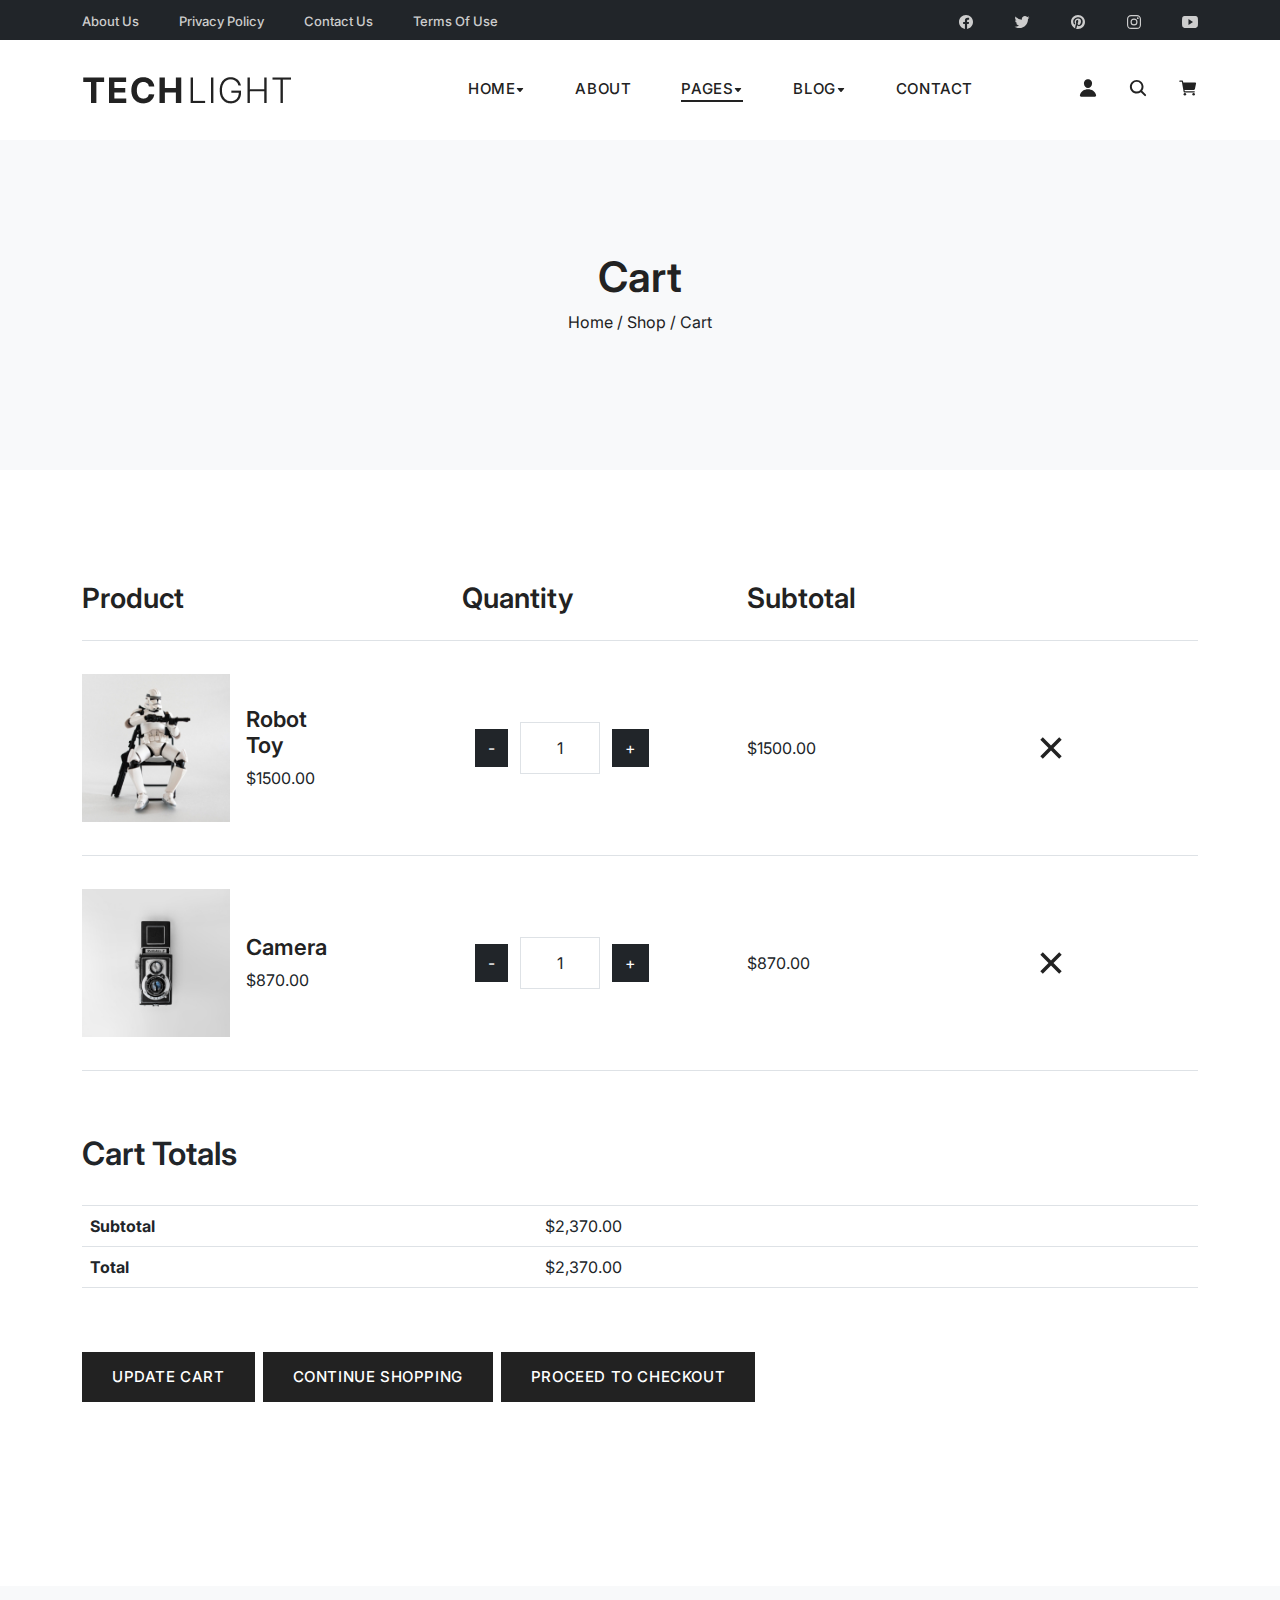
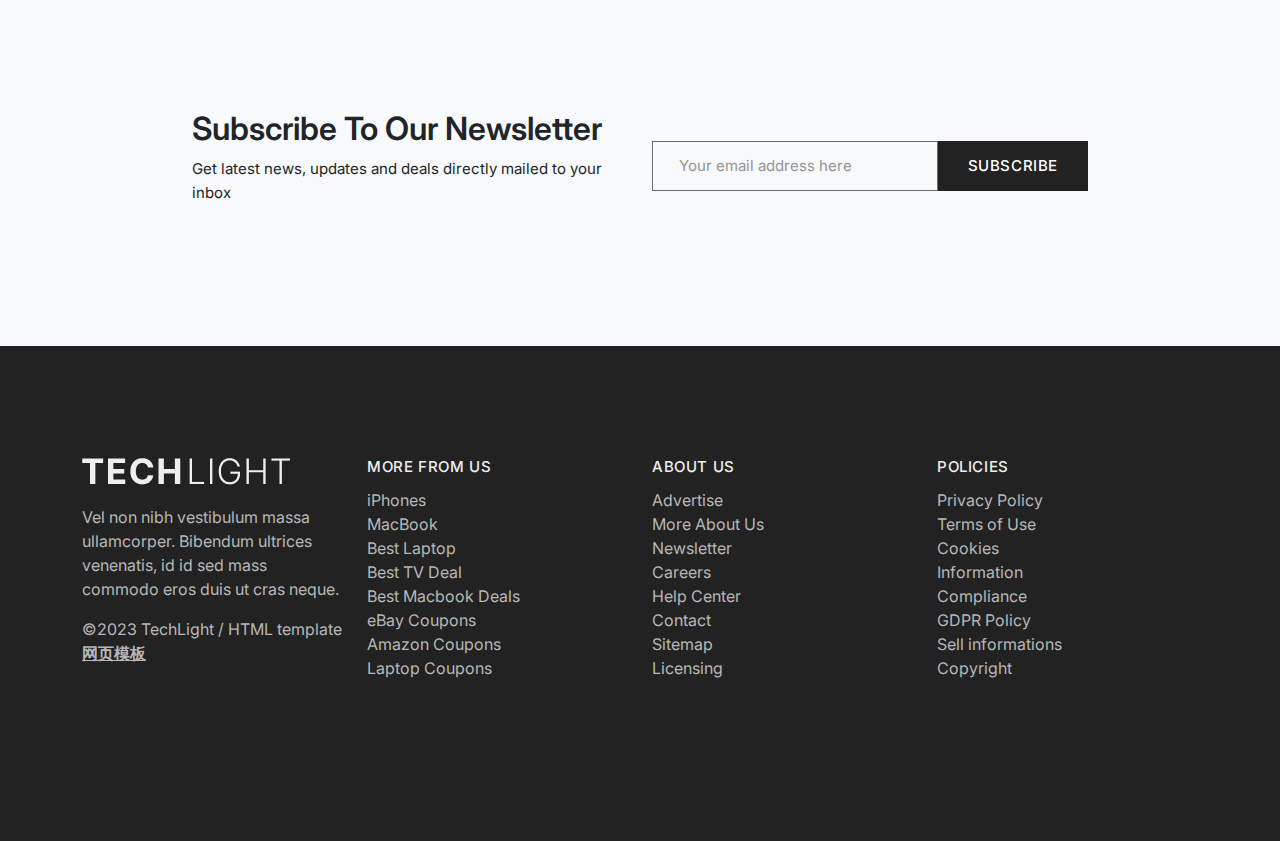
<file: cart.html>
<!DOCTYPE html>
<html>
<head>
  <title>TechLight - Tech Blog Free HTML CSS Website Template</title>

    <meta charset="utf-8">
    <meta http-equiv="X-UA-Compatible" content="IE=edge">
    <meta name="viewport" content="width=device-width, initial-scale=1.0">
    <meta name="format-detection" content="telephone=no">
    <meta name="apple-mobile-web-app-capable" content="yes">
    <meta name="author" content="">
    <meta name="keywords" content="">
    <meta name="description" content="">

    <link rel="stylesheet" type="text/css" href="css/vendor.css">
    <link href="css/bootstrap.min.css" rel="stylesheet">
    <link rel="stylesheet" type="text/css" href="css/main.css">

    <link rel="preconnect" href="https://fonts.googleapis.com">   
  <link rel="preconnect" href="https://fonts.gstatic.com" crossorigin>
  <link href="https://fonts.googleapis.com/css2?family=Inter:wght@100;200;300;400;500;600;700;800;900&display=swap" rel="stylesheet">
</head>
<body>

<svg xmlns="http://www.w3.org/2000/svg" style="display: none;">
  <symbol id="logo-facebook" xmlns="http://www.w3.org/2000/svg" class="ionicon" viewBox="0 0 512 512">
    <title>Facebook</title><path fill="currentColor" fill-rule="evenodd" d="M480 257.35c0-123.7-100.3-224-224-224s-224 100.3-224 224c0 111.8 81.9 204.47 189 221.29V322.12h-56.89v-64.77H221V208c0-56.13 33.45-87.16 84.61-87.16c24.51 0 50.15 4.38 50.15 4.38v55.13H327.5c-27.81 0-36.51 17.26-36.51 35v42h62.12l-9.92 64.77H291v156.54c107.1-16.81 189-109.48 189-221.31Z"/>
    </symbol>
    <symbol id="logo-twitter" xmlns="http://www.w3.org/2000/svg" class="ionicon" viewBox="0 0 512 512">
    <title>Twitter</title><path fill="currentColor" d="M496 109.5a201.8 201.8 0 0 1-56.55 15.3a97.51 97.51 0 0 0 43.33-53.6a197.74 197.74 0 0 1-62.56 23.5A99.14 99.14 0 0 0 348.31 64c-54.42 0-98.46 43.4-98.46 96.9a93.21 93.21 0 0 0 2.54 22.1a280.7 280.7 0 0 1-203-101.3A95.69 95.69 0 0 0 36 130.4c0 33.6 17.53 63.3 44 80.7A97.5 97.5 0 0 1 35.22 199v1.2c0 47 34 86.1 79 95a100.76 100.76 0 0 1-25.94 3.4a94.38 94.38 0 0 1-18.51-1.8c12.51 38.5 48.92 66.5 92.05 67.3A199.59 199.59 0 0 1 39.5 405.6a203 203 0 0 1-23.5-1.4A278.68 278.68 0 0 0 166.74 448c181.36 0 280.44-147.7 280.44-275.8c0-4.2-.11-8.4-.31-12.5A198.48 198.48 0 0 0 496 109.5Z"/>
    </symbol>
    <symbol id="logo-pinterest" xmlns="http://www.w3.org/2000/svg" class="ionicon" viewBox="0 0 512 512">
    <title>Pinterest</title><path fill="currentColor" d="M256.05 32c-123.7 0-224 100.3-224 224c0 91.7 55.2 170.5 134.1 205.2c-.6-15.6-.1-34.4 3.9-51.4c4.3-18.2 28.8-122.1 28.8-122.1s-7.2-14.3-7.2-35.4c0-33.2 19.2-58 43.2-58c20.4 0 30.2 15.3 30.2 33.6c0 20.5-13.1 51.1-19.8 79.5c-5.6 23.8 11.9 43.1 35.4 43.1c42.4 0 71-54.5 71-119.1c0-49.1-33.1-85.8-93.2-85.8c-67.9 0-110.3 50.7-110.3 107.3c0 19.5 5.8 33.3 14.8 43.9c4.1 4.9 4.7 6.9 3.2 12.5c-1.1 4.1-3.5 14-4.6 18c-1.5 5.7-6.1 7.7-11.2 5.6c-31.3-12.8-45.9-47-45.9-85.6c0-63.6 53.7-139.9 160.1-139.9c85.5 0 141.8 61.9 141.8 128.3c0 87.9-48.9 153.5-120.9 153.5c-24.2 0-46.9-13.1-54.7-27.9c0 0-13 51.6-15.8 61.6c-4.7 17.3-14 34.5-22.5 48a225.13 225.13 0 0 0 63.5 9.2c123.7 0 224-100.3 224-224S379.75 32 256.05 32Z"/>
    </symbol>
    <symbol id="logo-instagram" xmlns="http://www.w3.org/2000/svg" class="ionicon" viewBox="0 0 512 512">
    <title>Instagram</title><path fill="currentColor" d="M349.33 69.33a93.62 93.62 0 0 1 93.34 93.34v186.66a93.62 93.62 0 0 1-93.34 93.34H162.67a93.62 93.62 0 0 1-93.34-93.34V162.67a93.62 93.62 0 0 1 93.34-93.34h186.66m0-37.33H162.67C90.8 32 32 90.8 32 162.67v186.66C32 421.2 90.8 480 162.67 480h186.66C421.2 480 480 421.2 480 349.33V162.67C480 90.8 421.2 32 349.33 32Z"/><path fill="currentColor" d="M377.33 162.67a28 28 0 1 1 28-28a27.94 27.94 0 0 1-28 28ZM256 181.33A74.67 74.67 0 1 1 181.33 256A74.75 74.75 0 0 1 256 181.33m0-37.33a112 112 0 1 0 112 112a112 112 0 0 0-112-112Z"/>
    </symbol>
    <symbol id="logo-youtube" xmlns="http://www.w3.org/2000/svg" class="ionicon" viewBox="0 0 512 512">
    <title>Youtube</title><path fill="currentColor" d="M508.64 148.79c0-45-33.1-81.2-74-81.2C379.24 65 322.74 64 265 64h-18c-57.6 0-114.2 1-169.6 3.6C36.6 67.6 3.5 104 3.5 149C1 184.59-.06 220.19 0 255.79q-.15 53.4 3.4 106.9c0 45 33.1 81.5 73.9 81.5c58.2 2.7 117.9 3.9 178.6 3.8q91.2.3 178.6-3.8c40.9 0 74-36.5 74-81.5c2.4-35.7 3.5-71.3 3.4-107q.34-53.4-3.26-106.9ZM207 353.89v-196.5l145 98.2Z"/>
    </symbol>
    <symbol id="person" xmlns="http://www.w3.org/2000/svg" class="ionicon" viewBox="0 0 512 512">
    <title>Login</title><path fill="currentColor" d="M332.64 64.58C313.18 43.57 286 32 256 32c-30.16 0-57.43 11.5-76.8 32.38c-19.58 21.11-29.12 49.8-26.88 80.78C156.76 206.28 203.27 256 256 256s99.16-49.71 103.67-110.82c2.27-30.7-7.33-59.33-27.03-80.6ZM432 480H80a31 31 0 0 1-24.2-11.13c-6.5-7.77-9.12-18.38-7.18-29.11C57.06 392.94 83.4 353.61 124.8 326c36.78-24.51 83.37-38 131.2-38s94.42 13.5 131.2 38c41.4 27.6 67.74 66.93 76.18 113.75c1.94 10.73-.68 21.34-7.18 29.11A31 31 0 0 1 432 480Z"/>
    </symbol>
    <symbol id="search" xmlns="http://www.w3.org/2000/svg" class="ionicon" viewBox="0 0 512 512">
    <title>Search</title><path fill="currentColor" d="M456.69 421.39L362.6 327.3a173.81 173.81 0 0 0 34.84-104.58C397.44 126.38 319.06 48 222.72 48S48 126.38 48 222.72s78.38 174.72 174.72 174.72A173.81 173.81 0 0 0 327.3 362.6l94.09 94.09a25 25 0 0 0 35.3-35.3ZM97.92 222.72a124.8 124.8 0 1 1 124.8 124.8a124.95 124.95 0 0 1-124.8-124.8Z"/>
    </symbol>
    <symbol id="cart" xmlns="http://www.w3.org/2000/svg" class="ionicon" viewBox="0 0 512 512">
    <title>Cart</title><circle cx="176" cy="416" r="32" fill="currentColor"/><circle cx="400" cy="416" r="32" fill="currentColor"/><path fill="currentColor" d="M456.8 120.78a23.92 23.92 0 0 0-18.56-8.78H133.89l-6.13-34.78A16 16 0 0 0 112 64H48a16 16 0 0 0 0 32h50.58l45.66 258.78A16 16 0 0 0 160 368h256a16 16 0 0 0 0-32H173.42l-5.64-32h241.66A24.07 24.07 0 0 0 433 284.71l28.8-144a24 24 0 0 0-5-19.93Z"/>
    </symbol>
    <symbol id="long-arrow-alt-left" xmlns="http://www.w3.org/2000/svg" class="la" viewBox="0 0 32 32">
        <title>Long Arrow Left</title><path fill="currentColor" d="M10.813 9.281L4.093 16l6.72 6.719l1.406-1.438L7.938 17H28v-2H7.937l4.282-4.281z"/>
    </symbol>
    <symbol id="long-arrow-alt-right" xmlns="http://www.w3.org/2000/svg" class="la" viewBox="0 0 32 32">
      <title>Long Arrow Right</title><path fill="currentColor" d="M21.188 9.281L19.78 10.72L24.063 15H4v2h20.063l-4.282 4.281l1.407 1.438L27.905 16z"/>
    </symbol>
    <symbol id="caret-down" xmlns="http://www.w3.org/2000/svg" class="ionicon" viewBox="0 0 512 512">
    <title>Caret Down</title><path fill="currentColor" d="m98 190.06l139.78 163.12a24 24 0 0 0 36.44 0L414 190.06c13.34-15.57 2.28-39.62-18.22-39.62h-279.6c-20.5 0-31.56 24.05-18.18 39.62Z"/>
    </symbol>
    <symbol id="arrow-back" xmlns="http://www.w3.org/2000/svg" class="ionicon" viewBox="0 0 512 512">
    <title>Arrow Back</title><path fill="none" stroke="currentColor" stroke-linecap="round" stroke-linejoin="round" stroke-width="48" d="M244 400L100 256l144-144M120 256h292"/>
    </symbol>
    <symbol id="arrow-forward" xmlns="http://www.w3.org/2000/svg" class="ionicon" viewBox="0 0 512 512">
    <title>Arrow Forward</title><path fill="none" stroke="currentColor" stroke-linecap="round" stroke-linejoin="round" stroke-width="48" d="m268 112l144 144l-144 144m124-144H100"/>
    </symbol>
    <symbol id="chevron-forward" xmlns="http://www.w3.org/2000/svg" class="ionicon" viewBox="0 0 512 512">
    <title>Chevron Forward</title><path fill="none" stroke="currentColor" stroke-linecap="round" stroke-linejoin="round" stroke-width="48" d="m184 112l144 144l-144 144"/>
    </symbol>
    <symbol id="play" xmlns="http://www.w3.org/2000/svg" class="ionicon" viewBox="0 0 512 512">
    <title>Play</title><path fill="currentColor" d="M133 440a35.37 35.37 0 0 1-17.5-4.67c-12-6.8-19.46-20-19.46-34.33V111c0-14.37 7.46-27.53 19.46-34.33a35.13 35.13 0 0 1 35.77.45l247.85 148.36a36 36 0 0 1 0 61l-247.89 148.4A35.5 35.5 0 0 1 133 440Z"/>
    </symbol>
    <symbol id="menu-sharp" xmlns="http://www.w3.org/2000/svg" class="ionicon" viewBox="0 0 512 512">
    <title>Menu</title><path fill="currentColor" d="M64 384h384v-42.67H64Zm0-106.67h384v-42.66H64ZM64 128v42.67h384V128Z"/>
    </symbol>
    <symbol id="close-sharp" xmlns="http://www.w3.org/2000/svg" class="ionicon" viewBox="0 0 512 512">
    <title>Cross</title><path fill="currentColor" d="M400 145.49L366.51 112L256 222.51L145.49 112L112 145.49L222.51 256L112 366.51L145.49 400L256 289.49L366.51 400L400 366.51L289.49 256L400 145.49z"/>
    </symbol>
    <symbol id="cart-outline" xmlns="http://www.w3.org/2000/svg" viewBox="0 0 16 16">
    <title>Cart Outline</title><path d="M0 1.5A.5.5 0 0 1 .5 1H2a.5.5 0 0 1 .485.379L2.89 3H14.5a.5.5 0 0 1 .49.598l-1 5a.5.5 0 0 1-.465.401l-9.397.472L4.415 11H13a.5.5 0 0 1 0 1H4a.5.5 0 0 1-.491-.408L2.01 3.607 1.61 2H.5a.5.5 0 0 1-.5-.5zM3.102 4l.84 4.479 9.144-.459L13.89 4H3.102zM5 12a2 2 0 1 0 0 4 2 2 0 0 0 0-4zm7 0a2 2 0 1 0 0 4 2 2 0 0 0 0-4zm-7 1a1 1 0 1 1 0 2 1 1 0 0 1 0-2zm7 0a1 1 0 1 1 0 2 1 1 0 0 1 0-2z" />
  </symbol>
  <symbol id="quality" xmlns="http://www.w3.org/2000/svg" viewBox="0 0 16 16">
    <title>Quality</title><path d="M9.669.864 8 0 6.331.864l-1.858.282-.842 1.68-1.337 1.32L2.6 6l-.306 1.854 1.337 1.32.842 1.68 1.858.282L8 12l1.669-.864 1.858-.282.842-1.68 1.337-1.32L13.4 6l.306-1.854-1.337-1.32-.842-1.68L9.669.864zm1.196 1.193.684 1.365 1.086 1.072L12.387 6l.248 1.506-1.086 1.072-.684 1.365-1.51.229L8 10.874l-1.355-.702-1.51-.229-.684-1.365-1.086-1.072L3.614 6l-.25-1.506 1.087-1.072.684-1.365 1.51-.229L8 1.126l1.356.702 1.509.229z" />
    <path d="M4 11.794V16l4-1 4 1v-4.206l-2.018.306L8 13.126 6.018 12.1 4 11.794z" />
  </symbol>
  <symbol id="price-tag" xmlns="http://www.w3.org/2000/svg" viewBox="0 0 16 16">
    <title>Price Tag</title><path d="M6 4.5a1.5 1.5 0 1 1-3 0 1.5 1.5 0 0 1 3 0zm-1 0a.5.5 0 1 0-1 0 .5.5 0 0 0 1 0z" />
    <path d="M2 1h4.586a1 1 0 0 1 .707.293l7 7a1 1 0 0 1 0 1.414l-4.586 4.586a1 1 0 0 1-1.414 0l-7-7A1 1 0 0 1 1 6.586V2a1 1 0 0 1 1-1zm0 5.586 7 7L13.586 9l-7-7H2v4.586z" />
  </symbol>
  <symbol id="shield-plus" xmlns="http://www.w3.org/2000/svg" viewBox="0 0 16 16">
    <title>Shield Plus</title><path d="M5.338 1.59a61.44 61.44 0 0 0-2.837.856.481.481 0 0 0-.328.39c-.554 4.157.726 7.19 2.253 9.188a10.725 10.725 0 0 0 2.287 2.233c.346.244.652.42.893.533.12.057.218.095.293.118a.55.55 0 0 0 .101.025.615.615 0 0 0 .1-.025c.076-.023.174-.061.294-.118.24-.113.547-.29.893-.533a10.726 10.726 0 0 0 2.287-2.233c1.527-1.997 2.807-5.031 2.253-9.188a.48.48 0 0 0-.328-.39c-.651-.213-1.75-.56-2.837-.855C9.552 1.29 8.531 1.067 8 1.067c-.53 0-1.552.223-2.662.524zM5.072.56C6.157.265 7.31 0 8 0s1.843.265 2.928.56c1.11.3 2.229.655 2.887.87a1.54 1.54 0 0 1 1.044 1.262c.596 4.477-.787 7.795-2.465 9.99a11.775 11.775 0 0 1-2.517 2.453 7.159 7.159 0 0 1-1.048.625c-.28.132-.581.24-.829.24s-.548-.108-.829-.24a7.158 7.158 0 0 1-1.048-.625 11.777 11.777 0 0 1-2.517-2.453C1.928 10.487.545 7.169 1.141 2.692A1.54 1.54 0 0 1 2.185 1.43 62.456 62.456 0 0 1 5.072.56z" />
    <path d="M8 4.5a.5.5 0 0 1 .5.5v1.5H10a.5.5 0 0 1 0 1H8.5V9a.5.5 0 0 1-1 0V7.5H6a.5.5 0 0 1 0-1h1.5V5a.5.5 0 0 1 .5-.5z" />
  </symbol>
  <symbol id="star-fill" xmlns="http://www.w3.org/2000/svg" viewBox="0 0 16 16">
    <title>Star Fill</title><path d="M3.612 15.443c-.386.198-.824-.149-.746-.592l.83-4.73L.173 6.765c-.329-.314-.158-.888.283-.95l4.898-.696L7.538.792c.197-.39.73-.39.927 0l2.184 4.327 4.898.696c.441.062.612.636.282.95l-3.522 3.356.83 4.73c.078.443-.36.79-.746.592L8 13.187l-4.389 2.256z" />
  </symbol>
  <symbol id="star-empty" xmlns="http://www.w3.org/2000/svg" viewBox="0 0 16 16">
    <title>Star Empty</title><path d="M2.866 14.85c-.078.444.36.791.746.593l4.39-2.256 4.389 2.256c.386.198.824-.149.746-.592l-.83-4.73 3.522-3.356c.33-.314.16-.888-.282-.95l-4.898-.696L8.465.792a.513.513 0 0 0-.927 0L5.354 5.12l-4.898.696c-.441.062-.612.636-.283.95l3.523 3.356-.83 4.73zm4.905-2.767-3.686 1.894.694-3.957a.565.565 0 0 0-.163-.505L1.71 6.745l4.052-.576a.525.525 0 0 0 .393-.288L8 2.223l1.847 3.658a.525.525 0 0 0 .393.288l4.052.575-2.906 2.77a.565.565 0 0 0-.163.506l.694 3.957-3.686-1.894a.503.503 0 0 0-.461 0z" />
  </symbol>
  <symbol id="star-half" xmlns="http://www.w3.org/2000/svg" viewBox="0 0 16 16">
    <title>Star Half</title><path d="M5.354 5.119 7.538.792A.516.516 0 0 1 8 .5c.183 0 .366.097.465.292l2.184 4.327 4.898.696A.537.537 0 0 1 16 6.32a.548.548 0 0 1-.17.445l-3.523 3.356.83 4.73c.078.443-.36.79-.746.592L8 13.187l-4.389 2.256a.52.52 0 0 1-.146.05c-.342.06-.668-.254-.6-.642l.83-4.73L.173 6.765a.55.55 0 0 1-.172-.403.58.58 0 0 1 .085-.302.513.513 0 0 1 .37-.245l4.898-.696zM8 12.027a.5.5 0 0 1 .232.056l3.686 1.894-.694-3.957a.565.565 0 0 1 .162-.505l2.907-2.77-4.052-.576a.525.525 0 0 1-.393-.288L8.001 2.223 8 2.226v9.8z" />
  </symbol>
  <symbol id="quote" xmlns="http://www.w3.org/2000/svg" viewBox="0 0 24 24">
    <title>Quote</title><path fill="currentColor" d="m15 17l2-4h-4V6h7v7l-2 4h-3Zm-9 0l2-4H4V6h7v7l-2 4H6Z" />
  </symbol>
</svg>

<div id="preloader">
  <div id="loader"></div>
</div>

<div class="search-popup">
  <div class="search-popup-container">

    <h3 class="my-3">Search Here</h3>
    <form role="search" method="get" class="search-form" action="">
        <input type="search" id="search-form" class="search-field" placeholder="Type and press enter" value="" name="s" />
        <button type="submit" class="search-submit">
          <a href="#" class="search-button">
            <svg class="bi" width="20" height="20"><use xlink:href="#search"></use></svg>
          </a>
      </button>
    </form>

  </div>
</div>
<header id="header-wrap">
  <div class="top-header bg-dark">

    <div class="container py-2 d-flex justify-content-between text-white">
      
      <div class="secondary-nav">
        <ul class="d-flex m-0 list-unstyled">
          <li><a href="#about">About Us</a></li>
          <li><a href="#about">Privacy Policy</a></li>
          <li><a href="#about">Contact Us</a></li>
          <li><a href="#about">Terms of Use</a></li>
        </ul>
      </div>

      <div class="social-share">
        <ul class="d-flex flex-wrap m-0 list-unstyled">
          <li><a href="#"><svg class="bi" width="16" height="16"><use xlink:href="#logo-facebook"></use></svg></a></li>
          <li><a href="#"><svg class="bi" width="16" height="16"><use xlink:href="#logo-twitter"></use></svg></a></li>
          <li><a href="#"><svg class="bi" width="16" height="16"><use xlink:href="#logo-pinterest"></use></svg></a></li>
          <li><a href="#"><svg class="bi" width="16" height="16"><use xlink:href="#logo-instagram"></use></svg></a></li>
          <li><a href="#"><svg class="bi" width="16" height="16"><use xlink:href="#logo-youtube"></use></svg></a></li>
        </ul>
      </div>

    </div>

  </div>

  <nav id="header-nav" class="navbar navbar-expand-lg py-4">

    <div class="container align-items-center">

      <a class="navbar-brand" href="index.html">
        <img src="images/logo.png" class="logo">
      </a>
      <button class="navbar-toggler d-flex d-lg-none" type="button" data-bs-toggle="offcanvas" data-bs-target="#offcanvasRight" aria-controls="offcanvasRight">
          <svg class="bi" width="36" height="36"><use xlink:href="#menu-sharp"></use></svg>
      </button>

      <div class="offcanvas offcanvas-end" tabindex="-1" id="offcanvasRight" aria-labelledby="offcanvasRightLabel">
        <div class="offcanvas-header justify-content-end">
          <button type="button" data-bs-dismiss="offcanvas" aria-label="Close" data-bs-target="#bdNavbar">
            <svg class="bi" width="36" height="36"><use xlink:href="#close-sharp"></use></svg>
          </button>
        </div>
        <div class="offcanvas-body justify-content-end">
          <ul id="navbar" class="navbar-nav d-flex justify-content-end flex-wrap list-unstyled m-0">
            <li class="nav-item dropdown">
              <a class="nav-link" href="#" role="button" data-bs-toggle="dropdown" aria-expanded="true">Home<svg class="bi" width="10" height="10"><use xlink:href="#caret-down"></use></svg></a>
              <ul class="dropdown-menu" data-bs-popper="none">
                <li><a href="index.html" class="dropdown-item">Blog Home</a></li>
                <li><a href="shop-home.html" class="dropdown-item">Shop Home</a></li>
              </ul>
            </li>           
            <li class="nav-item">
              <a class="nav-link" href="about.html">About</a>
            </li>
            <li class="nav-item dropdown">
              <a class="nav-link active" href="#" role="button" data-bs-toggle="dropdown" aria-expanded="true">Pages<svg class="bi" width="10" height="10"><use xlink:href="#caret-down"></use></svg></a>
              <ul class="dropdown-menu" data-bs-popper="none">
                <li><a href="shop.html" class="dropdown-item">Shop <small><b>(PRO)</b></small></a></li>
                <li><a href="shop-single.html" class="dropdown-item">Shop Single <small><b>(PRO)</b></small></a></li>
                <li><a href="cart.html" class="dropdown-item active">Cart <small><b>(PRO)</b></small></a></li>
                <li><a href="checkout.html" class="dropdown-item">Checkout <small><b>(PRO)</b></small></a></li>
                <li><a href="login.html" class="dropdown-item">Login <small><b>(PRO)</b></small></a></li>
                <li><a href="styles.html" class="dropdown-item">Styles</a></li>
              </ul>
            </li>
            <li class="nav-item dropdown">
              <a class="nav-link" href="#" role="button" data-bs-toggle="dropdown" aria-expanded="true">Blog<svg class="bi" width="10" height="10"><use xlink:href="#caret-down"></use></svg></a>
              <ul class="dropdown-menu" data-bs-popper="none">
                <li><a href="blog.html" class="dropdown-item">Blog <small><b>(PRO)</b></small></a></li>
                <li><a href="blog-masonry.html" class="dropdown-item">Blog Masonry <small><b>(PRO)</b></small></a></li>
                <li><a href="single-post.html" class="dropdown-item">Single Post <small><b>(PRO)</b></small></a></li>
              </ul>
            </li>
            <li class="nav-item">
              <a class="nav-link" href="contact.html">Contact</a>
            </li>

            <li class="nav-item">
              <div class="user-items">
                <ul class="d-flex justify-content-end list-unstyled m-0">
                  <li>
                    <a href="login.html">
                      <svg class="bi" width="20" height="20"><use xlink:href="#person"></use></svg>
                    </a>
                  </li>
                  <li>
                    <a href="#" class="search-button">
                      <svg class="bi" width="20" height="20"><use xlink:href="#search"></use></svg>
                    </a>
                  </li>
                  <li>
                    <a href="cart.html">
                      <svg class="bi" width="20" height="20"><use xlink:href="#cart"></use></svg>
                    </a>
                  </li>
                </ul>
              </div>
            </li>

          </ul>
        </div>
      </div>

    </div>

  </nav>  
</header>

<section id="intro" class="bg-light padding-large">
  <div class="container">
    <div class="row">
      <div class="col-xl-8 offset-xl-2 col-lg-10 offset-lg-1">
        
        <div class="page-title text-center">
          <h2>Cart</h2>
          <div class="breadcum-items">
            <span class="item"><a href="index.html">Home /</a></span>
            <span class="item"><a href="shop.html">Shop /</a></span>
            <span class="item colored">Cart</span>
          </div>
        </div>

      </div>
    </div>
  </div>
</section>

<section class="shopify-cart padding-large">
  <div class="container">
    <div class="row">
      <div class="cart-table">
        <div class="cart-header">
          <div class="row d-flex">
            <h3 class="cart-title col-lg-4 pb-3">Product</h3>
            <h3 class="cart-title col-lg-3 pb-3">Quantity</h3>
            <h3 class="cart-title col-lg-4 pb-3">Subtotal</h3>
          </div>
        </div>
        <div class="cart-item border-top padding-small">
          <div class="row align-items-center"> 
            <div class="col-lg-4 col-md-3">
              <div class="cart-info d-flex flex-wrap align-items-center">
                <div class="col-lg-5">
                  <div class="card-image">
                    <img src="images/cart-item1.jpg" alt="cloth" class="img-fluid">
                  </div>
                </div>
                <div class="col-lg-4">
                  <div class="card-detail ps-3">
                    <h3 class="card-title">
                      <a href="shop-single.html">Robot Toy</a>
                    </h3>
                    <div class="card-price">
                      <span class="price" data-currency-usd="$1200.00">$1500.00</span>
                    </div>
                  </div>
                </div>
              </div>
            </div>
            <div class="col-lg-6 col-md-7">
              <div class="row d-flex align-items-center">
                <div class="col-md-6">
                  <div class="cart-product-quantity my-4">
                    <input type="number" class="form-control" value="1" min="1" max="10" step="1" data-decimals="0" required>
                  </div>
                </div>
                <div class="col-md-4">
                  <div class="total-price">
                    <span class="price">$1500.00</span>
                  </div>
                </div>   
              </div>             
            </div>
            <div class="col-lg-1 col-md-2">
              <div class="cart-remove">
                <a href="#">
                  <svg class="close" width="38px">
                    <use xlink:href="#close-sharp"></use>
                  </svg>
                </a>
              </div>
            </div>
          </div>
        </div>
        <div class="cart-item border-top border-bottom padding-small">
          <div class="row align-items-center">
            <div class="col-lg-4 col-md-3">
              <div class="cart-info d-flex flex-wrap align-items-center">
                <div class="col-lg-5">
                  <div class="card-image">
                    <img src="images/cart-item2.jpg" alt="cloth" class="img-fluid">
                  </div>
                </div>
                <div class="col-lg-4">
                  <div class="card-detail ps-3">
                    <h3 class="card-title">
                      <a href="shop-single.html">Camera</a>
                    </h3>
                    <div class="card-price">
                      <span class="price" data-currency-usd="$1200.00">$870.00</span>
                    </div>
                  </div>
                </div>
              </div>
            </div>
            <div class="col-lg-6 col-md-7">
              <div class="row d-flex align-items-center">
                <div class="col-lg-6">
                  <div class="cart-product-quantity my-4">
                    <input type="number" class="form-control" value="1" min="1" max="10" step="1" data-decimals="0" required>
                  </div>
                </div>
                <div class="col-lg-4">
                  <div class="total-price">
                    <span class="price">$870.00</span>
                  </div>
                </div>   
              </div>             
            </div>
            <div class="col-lg-1 col-md-2">
              <div class="cart-remove">
                <a href="#">
                  <svg class="close" width="38px">
                    <use xlink:href="#close-sharp"></use>
                  </svg>
                </a>
              </div>
            </div>
          </div>
        </div>
      </div>
      <div class="cart-totals bg-grey padding-medium">
        <h2 class="display-7 text-dark pb-4">Cart Totals</h2>
        <div class="total-price pb-5">
          <table cellspacing="0" class="table">
            <tbody>
              <tr class="subtotal pt-2 pb-2 border-top border-bottom">
                <th>Subtotal</th>
                <td data-title="Subtotal">
                  <span class="price-amount amount ps-5">
                    <bdi>
                      <span class="price-currency-symbol">$</span>2,370.00
                    </bdi>
                  </span>
                </td>
              </tr>
              <tr class="order-total pt-2 pb-2 border-bottom">
                <th>Total</th>
                <td data-title="Total">
                  <span class="price-amount amount ps-5">
                    <bdi>
                      <span class="price-currency-symbol">$</span>2,370.00</bdi>
                  </span>
                </td>
              </tr>
            </tbody>
          </table>
        </div>
        <div class="button-wrap d-flex flex-wrap">          
          <a href="#" class="button btn-bg-dark me-2 mb-2">Update Cart</a>
          <a href="shop.html" class="button btn-bg-dark me-2 mb-2">Continue Shopping</a>
          <a href="checkout.html" class="button btn-bg-dark me-2 mb-2">Proceed to checkout</a>
        </div>
      </div>
    </div>
  </div>
</section>

<section id="newsletter" class="bg-light padding-medium">
  <div class="container">
    <div class="newsletter bg-light">
      <div class="row">
        <div class="col-lg-6 col-md-12 title">
          <h2 class="text-dark">Subscribe to Our Newsletter</h2>
          <p class="text-dark">Get latest news, updates and deals directly mailed to your inbox</p>         
        </div>
        <form class="col-lg-6 col-md-12 d-flex align-items-center">
          <div class="d-flex">
                  <input id="newsletter1" type="text" class="form-control text-dark" placeholder="Your email address here">
                  <button class="button btn-bg-dark" type="button">Subscribe</button>
              </div>
        </form>
      </div>      
    </div>
  </div>
</section>

<footer id="footer" class="padding-large">
  <div class="container">
      <div class="row">

        <div class="col-md-3 mb-5">
      <a href="index.html"><img src="images/logo-light.png" class="logo"></a>
      <p>Vel non nibh vestibulum massa ullamcorper. Bibendum ultrices venenatis, id id sed mass commodo eros duis ut cras neque.</p>
        <p>©2023 TechLight / HTML template <a target="_blank" href="http://www.mobanwang.com/" title="网页模板" class="link-primary fw-bold text-decoration-underline">网页模板</a></p>
        </div>

        <div class="col-md-3 mb-5">
          <h5>More from us</h5>
          <ul class="nav flex-column">
            <li class="nav-item"><a href="#" class="nav-link">iPhones</a></li>
            <li class="nav-item"><a href="#" class="nav-link">MacBook</a></li>
            <li class="nav-item"><a href="#" class="nav-link">Best Laptop</a></li>
            <li class="nav-item"><a href="#" class="nav-link">Best TV Deal</a></li>
            <li class="nav-item"><a href="#" class="nav-link">Best Macbook Deals</a></li>
            <li class="nav-item"><a href="#" class="nav-link">eBay Coupons</a></li>
            <li class="nav-item"><a href="#" class="nav-link">Amazon Coupons</a></li>
            <li class="nav-item"><a href="#" class="nav-link">Laptop Coupons</a></li>           
          </ul>
        </div>

        <div class="col-md-3 mb-5">
          <h5>About us</h5>
          <ul class="nav flex-column">
            <li class="nav-item"><a href="#" class="nav-link">Advertise</a></li>
            <li class="nav-item"><a href="#" class="nav-link">More About Us</a></li>
            <li class="nav-item"><a href="#" class="nav-link">Newsletter</a></li>
            <li class="nav-item"><a href="#" class="nav-link">Careers</a></li>
            <li class="nav-item"><a href="#" class="nav-link">Help Center</a></li>
            <li class="nav-item"><a href="#" class="nav-link">Contact</a></li>
            <li class="nav-item"><a href="#" class="nav-link">Sitemap</a></li>
            <li class="nav-item"><a href="#" class="nav-link">Licensing</a></li>            
          </ul>
        </div>

        <div class="col-md-3 mb-5">
          <h5>Policies</h5>
          <ul class="nav flex-column">
            <li class="nav-item"><a href="#" class="nav-link">Privacy Policy</a></li>
            <li class="nav-item"><a href="#" class="nav-link">Terms of Use</a></li>
            <li class="nav-item"><a href="#" class="nav-link">Cookies</a></li>
            <li class="nav-item"><a href="#" class="nav-link">Information</a></li>
            <li class="nav-item"><a href="#" class="nav-link">Compliance</a></li>
            <li class="nav-item"><a href="#" class="nav-link">GDPR Policy</a></li>
            <li class="nav-item"><a href="#" class="nav-link">Sell informations</a></li>
            <li class="nav-item"><a href="#" class="nav-link">Copyright</a></li>
          </ul>
        </div>

      </div>
  </div>
</footer>

<script src="js/jquery-1.11.0.min.js"></script>
<script src="js/bootstrap.min.js"></script>
<script src="js/plugins.js"></script>
<script src="js/script.js"></script>

</body>
</html>
</file>
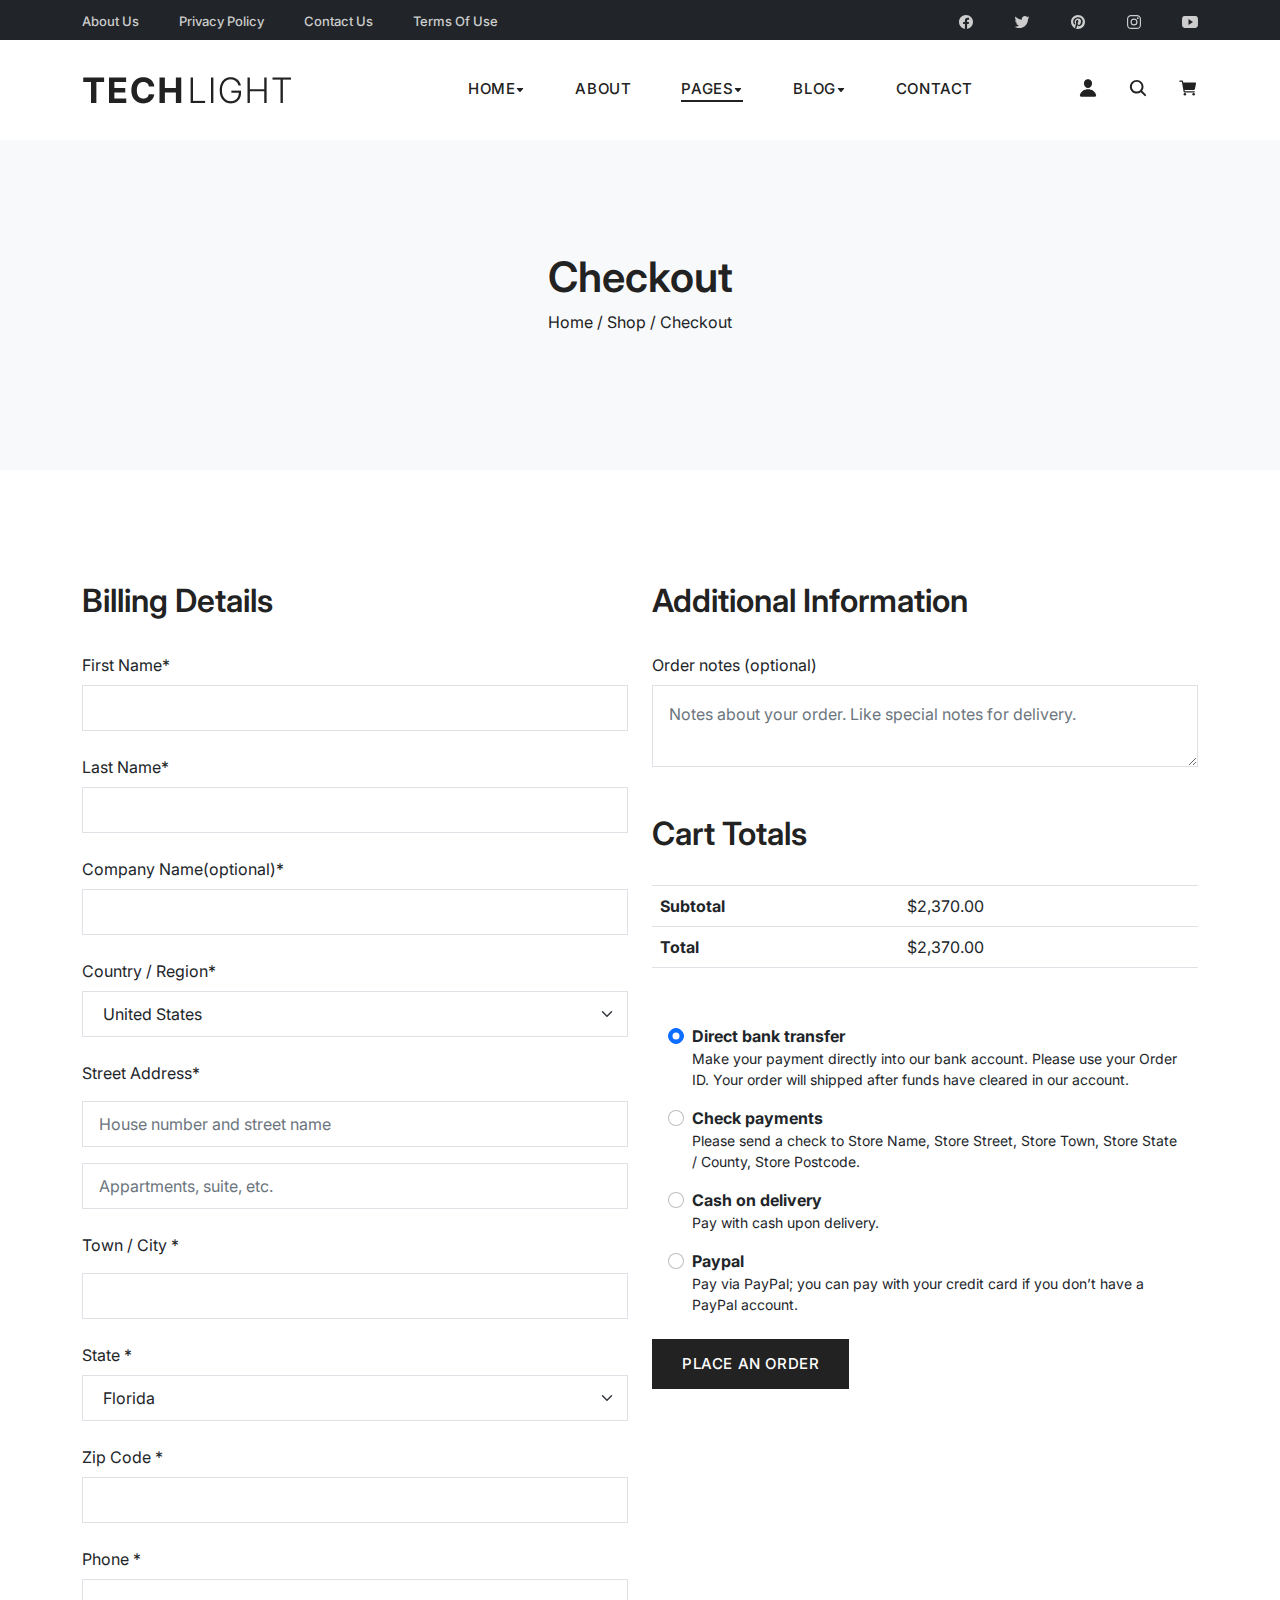
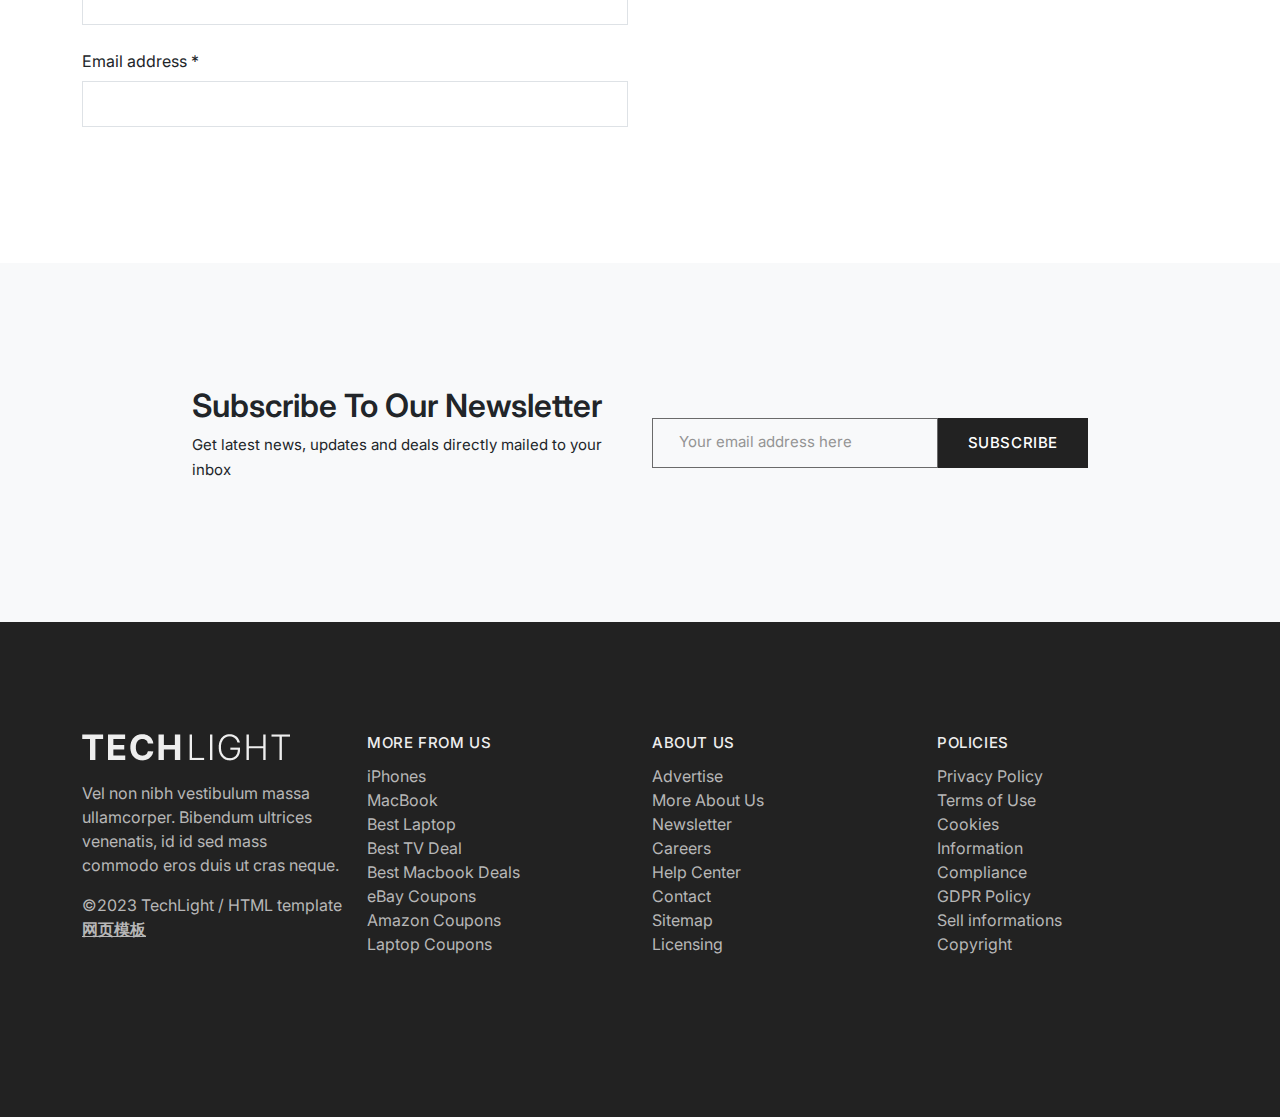
<file: checkout.html>
<!DOCTYPE html>
<html>
<head>
  <title>TechLight - Tech Blog Free HTML CSS Website Template</title>

    <meta charset="utf-8">
    <meta http-equiv="X-UA-Compatible" content="IE=edge">
    <meta name="viewport" content="width=device-width, initial-scale=1.0">
    <meta name="format-detection" content="telephone=no">
    <meta name="apple-mobile-web-app-capable" content="yes">
    <meta name="author" content="">
    <meta name="keywords" content="">
    <meta name="description" content="">

    <link rel="stylesheet" type="text/css" href="css/vendor.css">
    <link href="css/bootstrap.min.css" rel="stylesheet">
    <link rel="stylesheet" type="text/css" href="css/main.css">

    <link rel="preconnect" href="https://fonts.googleapis.com">   
  <link rel="preconnect" href="https://fonts.gstatic.com" crossorigin>
  <link href="https://fonts.googleapis.com/css2?family=Inter:wght@100;200;300;400;500;600;700;800;900&display=swap" rel="stylesheet">
</head>
<body>

<svg xmlns="http://www.w3.org/2000/svg" style="display: none;">
  <symbol id="logo-facebook" xmlns="http://www.w3.org/2000/svg" class="ionicon" viewBox="0 0 512 512">
    <title>Facebook</title><path fill="currentColor" fill-rule="evenodd" d="M480 257.35c0-123.7-100.3-224-224-224s-224 100.3-224 224c0 111.8 81.9 204.47 189 221.29V322.12h-56.89v-64.77H221V208c0-56.13 33.45-87.16 84.61-87.16c24.51 0 50.15 4.38 50.15 4.38v55.13H327.5c-27.81 0-36.51 17.26-36.51 35v42h62.12l-9.92 64.77H291v156.54c107.1-16.81 189-109.48 189-221.31Z"/>
    </symbol>
    <symbol id="logo-twitter" xmlns="http://www.w3.org/2000/svg" class="ionicon" viewBox="0 0 512 512">
    <title>Twitter</title><path fill="currentColor" d="M496 109.5a201.8 201.8 0 0 1-56.55 15.3a97.51 97.51 0 0 0 43.33-53.6a197.74 197.74 0 0 1-62.56 23.5A99.14 99.14 0 0 0 348.31 64c-54.42 0-98.46 43.4-98.46 96.9a93.21 93.21 0 0 0 2.54 22.1a280.7 280.7 0 0 1-203-101.3A95.69 95.69 0 0 0 36 130.4c0 33.6 17.53 63.3 44 80.7A97.5 97.5 0 0 1 35.22 199v1.2c0 47 34 86.1 79 95a100.76 100.76 0 0 1-25.94 3.4a94.38 94.38 0 0 1-18.51-1.8c12.51 38.5 48.92 66.5 92.05 67.3A199.59 199.59 0 0 1 39.5 405.6a203 203 0 0 1-23.5-1.4A278.68 278.68 0 0 0 166.74 448c181.36 0 280.44-147.7 280.44-275.8c0-4.2-.11-8.4-.31-12.5A198.48 198.48 0 0 0 496 109.5Z"/>
    </symbol>
    <symbol id="logo-pinterest" xmlns="http://www.w3.org/2000/svg" class="ionicon" viewBox="0 0 512 512">
    <title>Pinterest</title><path fill="currentColor" d="M256.05 32c-123.7 0-224 100.3-224 224c0 91.7 55.2 170.5 134.1 205.2c-.6-15.6-.1-34.4 3.9-51.4c4.3-18.2 28.8-122.1 28.8-122.1s-7.2-14.3-7.2-35.4c0-33.2 19.2-58 43.2-58c20.4 0 30.2 15.3 30.2 33.6c0 20.5-13.1 51.1-19.8 79.5c-5.6 23.8 11.9 43.1 35.4 43.1c42.4 0 71-54.5 71-119.1c0-49.1-33.1-85.8-93.2-85.8c-67.9 0-110.3 50.7-110.3 107.3c0 19.5 5.8 33.3 14.8 43.9c4.1 4.9 4.7 6.9 3.2 12.5c-1.1 4.1-3.5 14-4.6 18c-1.5 5.7-6.1 7.7-11.2 5.6c-31.3-12.8-45.9-47-45.9-85.6c0-63.6 53.7-139.9 160.1-139.9c85.5 0 141.8 61.9 141.8 128.3c0 87.9-48.9 153.5-120.9 153.5c-24.2 0-46.9-13.1-54.7-27.9c0 0-13 51.6-15.8 61.6c-4.7 17.3-14 34.5-22.5 48a225.13 225.13 0 0 0 63.5 9.2c123.7 0 224-100.3 224-224S379.75 32 256.05 32Z"/>
    </symbol>
    <symbol id="logo-instagram" xmlns="http://www.w3.org/2000/svg" class="ionicon" viewBox="0 0 512 512">
    <title>Instagram</title><path fill="currentColor" d="M349.33 69.33a93.62 93.62 0 0 1 93.34 93.34v186.66a93.62 93.62 0 0 1-93.34 93.34H162.67a93.62 93.62 0 0 1-93.34-93.34V162.67a93.62 93.62 0 0 1 93.34-93.34h186.66m0-37.33H162.67C90.8 32 32 90.8 32 162.67v186.66C32 421.2 90.8 480 162.67 480h186.66C421.2 480 480 421.2 480 349.33V162.67C480 90.8 421.2 32 349.33 32Z"/><path fill="currentColor" d="M377.33 162.67a28 28 0 1 1 28-28a27.94 27.94 0 0 1-28 28ZM256 181.33A74.67 74.67 0 1 1 181.33 256A74.75 74.75 0 0 1 256 181.33m0-37.33a112 112 0 1 0 112 112a112 112 0 0 0-112-112Z"/>
    </symbol>
    <symbol id="logo-youtube" xmlns="http://www.w3.org/2000/svg" class="ionicon" viewBox="0 0 512 512">
    <title>Youtube</title><path fill="currentColor" d="M508.64 148.79c0-45-33.1-81.2-74-81.2C379.24 65 322.74 64 265 64h-18c-57.6 0-114.2 1-169.6 3.6C36.6 67.6 3.5 104 3.5 149C1 184.59-.06 220.19 0 255.79q-.15 53.4 3.4 106.9c0 45 33.1 81.5 73.9 81.5c58.2 2.7 117.9 3.9 178.6 3.8q91.2.3 178.6-3.8c40.9 0 74-36.5 74-81.5c2.4-35.7 3.5-71.3 3.4-107q.34-53.4-3.26-106.9ZM207 353.89v-196.5l145 98.2Z"/>
    </symbol>
    <symbol id="person" xmlns="http://www.w3.org/2000/svg" class="ionicon" viewBox="0 0 512 512">
    <title>Login</title><path fill="currentColor" d="M332.64 64.58C313.18 43.57 286 32 256 32c-30.16 0-57.43 11.5-76.8 32.38c-19.58 21.11-29.12 49.8-26.88 80.78C156.76 206.28 203.27 256 256 256s99.16-49.71 103.67-110.82c2.27-30.7-7.33-59.33-27.03-80.6ZM432 480H80a31 31 0 0 1-24.2-11.13c-6.5-7.77-9.12-18.38-7.18-29.11C57.06 392.94 83.4 353.61 124.8 326c36.78-24.51 83.37-38 131.2-38s94.42 13.5 131.2 38c41.4 27.6 67.74 66.93 76.18 113.75c1.94 10.73-.68 21.34-7.18 29.11A31 31 0 0 1 432 480Z"/>
    </symbol>
    <symbol id="search" xmlns="http://www.w3.org/2000/svg" class="ionicon" viewBox="0 0 512 512">
    <title>Search</title><path fill="currentColor" d="M456.69 421.39L362.6 327.3a173.81 173.81 0 0 0 34.84-104.58C397.44 126.38 319.06 48 222.72 48S48 126.38 48 222.72s78.38 174.72 174.72 174.72A173.81 173.81 0 0 0 327.3 362.6l94.09 94.09a25 25 0 0 0 35.3-35.3ZM97.92 222.72a124.8 124.8 0 1 1 124.8 124.8a124.95 124.95 0 0 1-124.8-124.8Z"/>
    </symbol>
    <symbol id="cart" xmlns="http://www.w3.org/2000/svg" class="ionicon" viewBox="0 0 512 512">
    <title>Cart</title><circle cx="176" cy="416" r="32" fill="currentColor"/><circle cx="400" cy="416" r="32" fill="currentColor"/><path fill="currentColor" d="M456.8 120.78a23.92 23.92 0 0 0-18.56-8.78H133.89l-6.13-34.78A16 16 0 0 0 112 64H48a16 16 0 0 0 0 32h50.58l45.66 258.78A16 16 0 0 0 160 368h256a16 16 0 0 0 0-32H173.42l-5.64-32h241.66A24.07 24.07 0 0 0 433 284.71l28.8-144a24 24 0 0 0-5-19.93Z"/>
    </symbol>
    <symbol id="long-arrow-alt-left" xmlns="http://www.w3.org/2000/svg" class="la" viewBox="0 0 32 32">
        <title>Long Arrow Left</title><path fill="currentColor" d="M10.813 9.281L4.093 16l6.72 6.719l1.406-1.438L7.938 17H28v-2H7.937l4.282-4.281z"/>
    </symbol>
    <symbol id="long-arrow-alt-right" xmlns="http://www.w3.org/2000/svg" class="la" viewBox="0 0 32 32">
      <title>Long Arrow Right</title><path fill="currentColor" d="M21.188 9.281L19.78 10.72L24.063 15H4v2h20.063l-4.282 4.281l1.407 1.438L27.905 16z"/>
    </symbol>
    <symbol id="caret-down" xmlns="http://www.w3.org/2000/svg" class="ionicon" viewBox="0 0 512 512">
    <title>Caret Down</title><path fill="currentColor" d="m98 190.06l139.78 163.12a24 24 0 0 0 36.44 0L414 190.06c13.34-15.57 2.28-39.62-18.22-39.62h-279.6c-20.5 0-31.56 24.05-18.18 39.62Z"/>
    </symbol>
    <symbol id="arrow-back" xmlns="http://www.w3.org/2000/svg" class="ionicon" viewBox="0 0 512 512">
    <title>Arrow Back</title><path fill="none" stroke="currentColor" stroke-linecap="round" stroke-linejoin="round" stroke-width="48" d="M244 400L100 256l144-144M120 256h292"/>
    </symbol>
    <symbol id="arrow-forward" xmlns="http://www.w3.org/2000/svg" class="ionicon" viewBox="0 0 512 512">
    <title>Arrow Forward</title><path fill="none" stroke="currentColor" stroke-linecap="round" stroke-linejoin="round" stroke-width="48" d="m268 112l144 144l-144 144m124-144H100"/>
    </symbol>
    <symbol id="chevron-forward" xmlns="http://www.w3.org/2000/svg" class="ionicon" viewBox="0 0 512 512">
    <title>Chevron Forward</title><path fill="none" stroke="currentColor" stroke-linecap="round" stroke-linejoin="round" stroke-width="48" d="m184 112l144 144l-144 144"/>
    </symbol>
    <symbol id="play" xmlns="http://www.w3.org/2000/svg" class="ionicon" viewBox="0 0 512 512">
    <title>Play</title><path fill="currentColor" d="M133 440a35.37 35.37 0 0 1-17.5-4.67c-12-6.8-19.46-20-19.46-34.33V111c0-14.37 7.46-27.53 19.46-34.33a35.13 35.13 0 0 1 35.77.45l247.85 148.36a36 36 0 0 1 0 61l-247.89 148.4A35.5 35.5 0 0 1 133 440Z"/>
    </symbol>
    <symbol id="menu-sharp" xmlns="http://www.w3.org/2000/svg" class="ionicon" viewBox="0 0 512 512">
    <title>Menu</title><path fill="currentColor" d="M64 384h384v-42.67H64Zm0-106.67h384v-42.66H64ZM64 128v42.67h384V128Z"/>
    </symbol>
    <symbol id="close-sharp" xmlns="http://www.w3.org/2000/svg" class="ionicon" viewBox="0 0 512 512">
    <title>Cross</title><path fill="currentColor" d="M400 145.49L366.51 112L256 222.51L145.49 112L112 145.49L222.51 256L112 366.51L145.49 400L256 289.49L366.51 400L400 366.51L289.49 256L400 145.49z"/>
    </symbol>
    <symbol id="cart-outline" xmlns="http://www.w3.org/2000/svg" viewBox="0 0 16 16">
    <title>Cart Outline</title><path d="M0 1.5A.5.5 0 0 1 .5 1H2a.5.5 0 0 1 .485.379L2.89 3H14.5a.5.5 0 0 1 .49.598l-1 5a.5.5 0 0 1-.465.401l-9.397.472L4.415 11H13a.5.5 0 0 1 0 1H4a.5.5 0 0 1-.491-.408L2.01 3.607 1.61 2H.5a.5.5 0 0 1-.5-.5zM3.102 4l.84 4.479 9.144-.459L13.89 4H3.102zM5 12a2 2 0 1 0 0 4 2 2 0 0 0 0-4zm7 0a2 2 0 1 0 0 4 2 2 0 0 0 0-4zm-7 1a1 1 0 1 1 0 2 1 1 0 0 1 0-2zm7 0a1 1 0 1 1 0 2 1 1 0 0 1 0-2z" />
  </symbol>
  <symbol id="quality" xmlns="http://www.w3.org/2000/svg" viewBox="0 0 16 16">
    <title>Quality</title><path d="M9.669.864 8 0 6.331.864l-1.858.282-.842 1.68-1.337 1.32L2.6 6l-.306 1.854 1.337 1.32.842 1.68 1.858.282L8 12l1.669-.864 1.858-.282.842-1.68 1.337-1.32L13.4 6l.306-1.854-1.337-1.32-.842-1.68L9.669.864zm1.196 1.193.684 1.365 1.086 1.072L12.387 6l.248 1.506-1.086 1.072-.684 1.365-1.51.229L8 10.874l-1.355-.702-1.51-.229-.684-1.365-1.086-1.072L3.614 6l-.25-1.506 1.087-1.072.684-1.365 1.51-.229L8 1.126l1.356.702 1.509.229z" />
    <path d="M4 11.794V16l4-1 4 1v-4.206l-2.018.306L8 13.126 6.018 12.1 4 11.794z" />
  </symbol>
  <symbol id="price-tag" xmlns="http://www.w3.org/2000/svg" viewBox="0 0 16 16">
    <title>Price Tag</title><path d="M6 4.5a1.5 1.5 0 1 1-3 0 1.5 1.5 0 0 1 3 0zm-1 0a.5.5 0 1 0-1 0 .5.5 0 0 0 1 0z" />
    <path d="M2 1h4.586a1 1 0 0 1 .707.293l7 7a1 1 0 0 1 0 1.414l-4.586 4.586a1 1 0 0 1-1.414 0l-7-7A1 1 0 0 1 1 6.586V2a1 1 0 0 1 1-1zm0 5.586 7 7L13.586 9l-7-7H2v4.586z" />
  </symbol>
  <symbol id="shield-plus" xmlns="http://www.w3.org/2000/svg" viewBox="0 0 16 16">
    <title>Shield Plus</title><path d="M5.338 1.59a61.44 61.44 0 0 0-2.837.856.481.481 0 0 0-.328.39c-.554 4.157.726 7.19 2.253 9.188a10.725 10.725 0 0 0 2.287 2.233c.346.244.652.42.893.533.12.057.218.095.293.118a.55.55 0 0 0 .101.025.615.615 0 0 0 .1-.025c.076-.023.174-.061.294-.118.24-.113.547-.29.893-.533a10.726 10.726 0 0 0 2.287-2.233c1.527-1.997 2.807-5.031 2.253-9.188a.48.48 0 0 0-.328-.39c-.651-.213-1.75-.56-2.837-.855C9.552 1.29 8.531 1.067 8 1.067c-.53 0-1.552.223-2.662.524zM5.072.56C6.157.265 7.31 0 8 0s1.843.265 2.928.56c1.11.3 2.229.655 2.887.87a1.54 1.54 0 0 1 1.044 1.262c.596 4.477-.787 7.795-2.465 9.99a11.775 11.775 0 0 1-2.517 2.453 7.159 7.159 0 0 1-1.048.625c-.28.132-.581.24-.829.24s-.548-.108-.829-.24a7.158 7.158 0 0 1-1.048-.625 11.777 11.777 0 0 1-2.517-2.453C1.928 10.487.545 7.169 1.141 2.692A1.54 1.54 0 0 1 2.185 1.43 62.456 62.456 0 0 1 5.072.56z" />
    <path d="M8 4.5a.5.5 0 0 1 .5.5v1.5H10a.5.5 0 0 1 0 1H8.5V9a.5.5 0 0 1-1 0V7.5H6a.5.5 0 0 1 0-1h1.5V5a.5.5 0 0 1 .5-.5z" />
  </symbol>
  <symbol id="star-fill" xmlns="http://www.w3.org/2000/svg" viewBox="0 0 16 16">
    <title>Star Fill</title><path d="M3.612 15.443c-.386.198-.824-.149-.746-.592l.83-4.73L.173 6.765c-.329-.314-.158-.888.283-.95l4.898-.696L7.538.792c.197-.39.73-.39.927 0l2.184 4.327 4.898.696c.441.062.612.636.282.95l-3.522 3.356.83 4.73c.078.443-.36.79-.746.592L8 13.187l-4.389 2.256z" />
  </symbol>
  <symbol id="star-empty" xmlns="http://www.w3.org/2000/svg" viewBox="0 0 16 16">
    <title>Star Empty</title><path d="M2.866 14.85c-.078.444.36.791.746.593l4.39-2.256 4.389 2.256c.386.198.824-.149.746-.592l-.83-4.73 3.522-3.356c.33-.314.16-.888-.282-.95l-4.898-.696L8.465.792a.513.513 0 0 0-.927 0L5.354 5.12l-4.898.696c-.441.062-.612.636-.283.95l3.523 3.356-.83 4.73zm4.905-2.767-3.686 1.894.694-3.957a.565.565 0 0 0-.163-.505L1.71 6.745l4.052-.576a.525.525 0 0 0 .393-.288L8 2.223l1.847 3.658a.525.525 0 0 0 .393.288l4.052.575-2.906 2.77a.565.565 0 0 0-.163.506l.694 3.957-3.686-1.894a.503.503 0 0 0-.461 0z" />
  </symbol>
  <symbol id="star-half" xmlns="http://www.w3.org/2000/svg" viewBox="0 0 16 16">
    <title>Star Half</title><path d="M5.354 5.119 7.538.792A.516.516 0 0 1 8 .5c.183 0 .366.097.465.292l2.184 4.327 4.898.696A.537.537 0 0 1 16 6.32a.548.548 0 0 1-.17.445l-3.523 3.356.83 4.73c.078.443-.36.79-.746.592L8 13.187l-4.389 2.256a.52.52 0 0 1-.146.05c-.342.06-.668-.254-.6-.642l.83-4.73L.173 6.765a.55.55 0 0 1-.172-.403.58.58 0 0 1 .085-.302.513.513 0 0 1 .37-.245l4.898-.696zM8 12.027a.5.5 0 0 1 .232.056l3.686 1.894-.694-3.957a.565.565 0 0 1 .162-.505l2.907-2.77-4.052-.576a.525.525 0 0 1-.393-.288L8.001 2.223 8 2.226v9.8z" />
  </symbol>
  <symbol id="quote" xmlns="http://www.w3.org/2000/svg" viewBox="0 0 24 24">
    <title>Quote</title><path fill="currentColor" d="m15 17l2-4h-4V6h7v7l-2 4h-3Zm-9 0l2-4H4V6h7v7l-2 4H6Z" />
  </symbol>
</svg>

<div id="preloader">
  <div id="loader"></div>
</div>

<div class="search-popup">
  <div class="search-popup-container">

    <h3 class="my-3">Search Here</h3>
    <form role="search" method="get" class="search-form" action="">
        <input type="search" id="search-form" class="search-field" placeholder="Type and press enter" value="" name="s" />
        <button type="submit" class="search-submit">
          <a href="#" class="search-button">
            <svg class="bi" width="20" height="20"><use xlink:href="#search"></use></svg>
          </a>
      </button>
    </form>

  </div>
</div>
<header id="header-wrap">
  <div class="top-header bg-dark">

    <div class="container py-2 d-flex justify-content-between text-white">
      
      <div class="secondary-nav">
        <ul class="d-flex m-0 list-unstyled">
          <li><a href="#about">About Us</a></li>
          <li><a href="#about">Privacy Policy</a></li>
          <li><a href="#about">Contact Us</a></li>
          <li><a href="#about">Terms of Use</a></li>
        </ul>
      </div>

      <div class="social-share">
        <ul class="d-flex flex-wrap m-0 list-unstyled">
          <li><a href="#"><svg class="bi" width="16" height="16"><use xlink:href="#logo-facebook"></use></svg></a></li>
          <li><a href="#"><svg class="bi" width="16" height="16"><use xlink:href="#logo-twitter"></use></svg></a></li>
          <li><a href="#"><svg class="bi" width="16" height="16"><use xlink:href="#logo-pinterest"></use></svg></a></li>
          <li><a href="#"><svg class="bi" width="16" height="16"><use xlink:href="#logo-instagram"></use></svg></a></li>
          <li><a href="#"><svg class="bi" width="16" height="16"><use xlink:href="#logo-youtube"></use></svg></a></li>
        </ul>
      </div>

    </div>

  </div>

  <nav id="header-nav" class="navbar navbar-expand-lg py-4">

    <div class="container align-items-center">

      <a class="navbar-brand" href="index.html">
        <img src="images/logo.png" class="logo">
      </a>
      <button class="navbar-toggler d-flex d-lg-none" type="button" data-bs-toggle="offcanvas" data-bs-target="#offcanvasRight" aria-controls="offcanvasRight">
          <svg class="bi" width="36" height="36"><use xlink:href="#menu-sharp"></use></svg>
      </button>

      <div class="offcanvas offcanvas-end" tabindex="-1" id="offcanvasRight" aria-labelledby="offcanvasRightLabel">
        <div class="offcanvas-header justify-content-end">
          <button type="button" data-bs-dismiss="offcanvas" aria-label="Close" data-bs-target="#bdNavbar">
            <svg class="bi" width="36" height="36"><use xlink:href="#close-sharp"></use></svg>
          </button>
        </div>
        <div class="offcanvas-body justify-content-end">
          <ul id="navbar" class="navbar-nav d-flex justify-content-end flex-wrap list-unstyled m-0">
            <li class="nav-item dropdown">
              <a class="nav-link" href="#" role="button" data-bs-toggle="dropdown" aria-expanded="true">Home<svg class="bi" width="10" height="10"><use xlink:href="#caret-down"></use></svg></a>
              <ul class="dropdown-menu" data-bs-popper="none">
                <li><a href="index.html" class="dropdown-item">Blog Home</a></li>
                <li><a href="shop-home.html" class="dropdown-item">Shop Home</a></li>
              </ul>
            </li>           
            <li class="nav-item">
              <a class="nav-link" href="about.html">About</a>
            </li>
            <li class="nav-item dropdown">
              <a class="nav-link active" href="#" role="button" data-bs-toggle="dropdown" aria-expanded="true">Pages<svg class="bi" width="10" height="10"><use xlink:href="#caret-down"></use></svg></a>
              <ul class="dropdown-menu" data-bs-popper="none">
                <li><a href="shop.html" class="dropdown-item">Shop <small><b>(PRO)</b></small></a></li>
                <li><a href="shop-single.html" class="dropdown-item">Shop Single <small><b>(PRO)</b></small></a></li>
                <li><a href="cart.html" class="dropdown-item">Cart <small><b>(PRO)</b></small></a></li>
                <li><a href="checkout.html" class="dropdown-item active">Checkout <small><b>(PRO)</b></small></a></li>
                <li><a href="login.html" class="dropdown-item">Login <small><b>(PRO)</b></small></a></li>
                <li><a href="styles.html" class="dropdown-item">Styles</a></li>
              </ul>
            </li>
            <li class="nav-item dropdown">
              <a class="nav-link" href="#" role="button" data-bs-toggle="dropdown" aria-expanded="true">Blog<svg class="bi" width="10" height="10"><use xlink:href="#caret-down"></use></svg></a>
              <ul class="dropdown-menu" data-bs-popper="none">
                <li><a href="blog.html" class="dropdown-item">Blog <small><b>(PRO)</b></small></a></li>
                <li><a href="blog-masonry.html" class="dropdown-item">Blog Masonry <small><b>(PRO)</b></small></a></li>
                <li><a href="single-post.html" class="dropdown-item">Single Post <small><b>(PRO)</b></small></a></li>
              </ul>
            </li>
            <li class="nav-item">
              <a class="nav-link" href="contact.html">Contact</a>
            </li>

            <li class="nav-item">
              <div class="user-items">
                <ul class="d-flex justify-content-end list-unstyled m-0">
                  <li>
                    <a href="login.html">
                      <svg class="bi" width="20" height="20"><use xlink:href="#person"></use></svg>
                    </a>
                  </li>
                  <li>
                    <a href="#" class="search-button">
                      <svg class="bi" width="20" height="20"><use xlink:href="#search"></use></svg>
                    </a>
                  </li>
                  <li>
                    <a href="cart.html">
                      <svg class="bi" width="20" height="20"><use xlink:href="#cart"></use></svg>
                    </a>
                  </li>
                </ul>
              </div>
            </li>

          </ul>
        </div>
      </div>

    </div>

  </nav>  
</header>

<section id="intro" class="bg-light padding-large">
  <div class="container">
    <div class="row">
      <div class="col-xl-8 offset-xl-2 col-lg-10 offset-lg-1">
        
        <div class="page-title text-center">
          <h2>Checkout</h2>
          <div class="breadcum-items">
            <span class="item"><a href="index.html">Home /</a></span>
            <span class="item"><a href="shop.html">Shop /</a></span>
            <span class="item colored">Checkout</span>
          </div>
        </div>

      </div>
    </div>
  </div>
</section>

<section class="shopify-cart checkout-wrap padding-large">
  <div class="container">
    <form class="form-group">
      <div class="row d-flex flex-wrap">
        <div class="col-lg-6">
          <h2 class="pb-4">Billing Details</h2>
          <div class="billing-details">
            <label for="fname">First Name*</label>
            <input type="text" id="fname" name="firstname" class="form-control mt-2 mb-4 ps-3">
            <label for="lname">Last Name*</label>
            <input type="text" id="lname" name="lastname" class="form-control mt-2 mb-4 ps-3">
            <label for="cname">Company Name(optional)*</label>
            <input type="text" id="cname" name="companyname" class="form-control mt-2 mb-4">
            <label for="cname">Country / Region*</label>
            <select class="form-select form-control mt-2 mb-4" aria-label="Default select example">
              <option selected="" hidden="">United States</option>
              <option value="1">UK</option>
              <option value="2">Australia</option>
              <option value="3">Canada</option>
            </select>
            <label for="address">Street Address*</label>
            <input type="text" id="adr" name="address" placeholder="House number and street name" class="form-control mt-3 ps-3 mb-3">
            <input type="text" id="adr" name="address" placeholder="Appartments, suite, etc." class="form-control ps-3 mb-4">
            <label for="city">Town / City *</label>
            <input type="text" id="city" name="city" class="form-control mt-3 ps-3 mb-4">
            <label for="state">State *</label>
            <select class="form-select form-control mt-2 mb-4" aria-label="Default select example">
              <option selected="" hidden="">Florida</option>
              <option value="1">New York</option>
              <option value="2">Chicago</option>
              <option value="3">Texas</option>
              <option value="3">San Jose</option>
              <option value="3">Houston</option>
            </select>
            <label for="zip">Zip Code *</label>
            <input type="text" id="zip" name="zip" class="form-control mt-2 mb-4 ps-3">
            <label for="email">Phone *</label>
            <input type="text" id="phone" name="phone" class="form-control mt-2 mb-4 ps-3">
            <label for="email">Email address *</label>
            <input type="text" id="email" name="email" class="form-control mt-2 mb-4 ps-3">
          </div>
        </div>
        <div class="col-lg-6">
          <h2 class="pb-4">Additional Information</h2>
          <div class="billing-details">
            <label for="fname">Order notes (optional)</label>
            <textarea class="form-control pt-3 pb-3 ps-3 mt-2" placeholder="Notes about your order. Like special notes for delivery."></textarea>
          </div>
          <div class="your-order mt-5">
            <h2 class="pb-4">Cart Totals</h2>
            <div class="total-price">
              <table cellspacing="0" class="table">
                <tbody>
                  <tr class="subtotal border-top border-bottom pt-2 pb-2">
                    <th>Subtotal</th>
                    <td data-title="Subtotal">
                      <span class="price-amount amount ps-5">
                        <bdi>
                          <span class="price-currency-symbol">$</span>2,370.00 </bdi>
                      </span>
                    </td>
                  </tr>
                  <tr class="order-total border-bottom pt-2 pb-2">
                    <th>Total</th>
                    <td data-title="Total">
                      <span class="price-amount amount ps-5">
                        <bdi>
                          <span class="price-currency-symbol">$</span>2,370.00 </bdi>
                      </span>
                    </td>
                  </tr>
                </tbody>
              </table>
              <div class="list-group mt-5 mb-3">
                <label class="list-group-item d-flex gap-2 border-0">
                  <input class="form-check-input flex-shrink-0 p-0" type="radio" name="listGroupRadios" id="listGroupRadios1" value="" checked>
                  <span>
                    <strong>Direct bank transfer</strong>
                    <small class="d-block text-body-secondary">Make your payment directly into our bank account. Please use your Order ID. Your order will shipped after funds have cleared in our account.</small>
                  </span>
                </label>
                <label class="list-group-item d-flex gap-2 border-0">
                  <input class="form-check-input flex-shrink-0 p-0" type="radio" name="listGroupRadios" id="listGroupRadios2" value="">
                  <span>
                    <strong>Check payments</strong>
                    <small class="d-block text-body-secondary">Please send a check to Store Name, Store Street, Store Town, Store State / County, Store Postcode.</small>
                  </span>
                </label>
                <label class="list-group-item d-flex gap-2 border-0">
                  <input class="form-check-input flex-shrink-0 p-0" type="radio" name="listGroupRadios" id="listGroupRadios3" value="">
                  <span>
                    <strong>Cash on delivery</strong>
                    <small class="d-block text-body-secondary">Pay with cash upon delivery.</small>
                  </span>
                </label>
                <label class="list-group-item d-flex gap-2 border-0">
                  <input class="form-check-input flex-shrink-0 p-0" type="radio" name="listGroupRadios" id="listGroupRadios3" value="">
                  <span>
                    <strong>Paypal</strong>
                    <small class="d-block text-body-secondary">Pay via PayPal; you can pay with your credit card if you don’t have a PayPal account.</small>
                  </span>
                </label>
              </div>
              <button type="submit" name="submit" class="button btn-bg-dark">Place an order</button>
            </div>
          </div>
        </div>
      </div>
    </form>
  </div>
</section>

<section id="newsletter" class="bg-light padding-medium">
  <div class="container">
    <div class="newsletter bg-light">
      <div class="row">
        <div class="col-lg-6 col-md-12 title">
          <h2 class="text-dark">Subscribe to Our Newsletter</h2>
          <p class="text-dark">Get latest news, updates and deals directly mailed to your inbox</p>         
        </div>
        <form class="col-lg-6 col-md-12 d-flex align-items-center">
          <div class="d-flex">
                  <input id="newsletter1" type="text" class="form-control text-dark" placeholder="Your email address here">
                  <button class="button btn-bg-dark" type="button">Subscribe</button>
              </div>
        </form>
      </div>      
    </div>
  </div>
</section>

<footer id="footer" class="padding-large">
  <div class="container">
      <div class="row">

        <div class="col-md-3 mb-5">
      <a href="index.html"><img src="images/logo-light.png" class="logo"></a>
      <p>Vel non nibh vestibulum massa ullamcorper. Bibendum ultrices venenatis, id id sed mass commodo eros duis ut cras neque.</p>
        <p>©2023 TechLight / HTML template <a target="_blank" href="http://www.mobanwang.com/" title="网页模板" class="link-primary fw-bold text-decoration-underline">网页模板</a></p>
        </div>

        <div class="col-md-3 mb-5">
          <h5>More from us</h5>
          <ul class="nav flex-column">
            <li class="nav-item"><a href="#" class="nav-link">iPhones</a></li>
            <li class="nav-item"><a href="#" class="nav-link">MacBook</a></li>
            <li class="nav-item"><a href="#" class="nav-link">Best Laptop</a></li>
            <li class="nav-item"><a href="#" class="nav-link">Best TV Deal</a></li>
            <li class="nav-item"><a href="#" class="nav-link">Best Macbook Deals</a></li>
            <li class="nav-item"><a href="#" class="nav-link">eBay Coupons</a></li>
            <li class="nav-item"><a href="#" class="nav-link">Amazon Coupons</a></li>
            <li class="nav-item"><a href="#" class="nav-link">Laptop Coupons</a></li>           
          </ul>
        </div>

        <div class="col-md-3 mb-5">
          <h5>About us</h5>
          <ul class="nav flex-column">
            <li class="nav-item"><a href="#" class="nav-link">Advertise</a></li>
            <li class="nav-item"><a href="#" class="nav-link">More About Us</a></li>
            <li class="nav-item"><a href="#" class="nav-link">Newsletter</a></li>
            <li class="nav-item"><a href="#" class="nav-link">Careers</a></li>
            <li class="nav-item"><a href="#" class="nav-link">Help Center</a></li>
            <li class="nav-item"><a href="#" class="nav-link">Contact</a></li>
            <li class="nav-item"><a href="#" class="nav-link">Sitemap</a></li>
            <li class="nav-item"><a href="#" class="nav-link">Licensing</a></li>            
          </ul>
        </div>

        <div class="col-md-3 mb-5">
          <h5>Policies</h5>
          <ul class="nav flex-column">
            <li class="nav-item"><a href="#" class="nav-link">Privacy Policy</a></li>
            <li class="nav-item"><a href="#" class="nav-link">Terms of Use</a></li>
            <li class="nav-item"><a href="#" class="nav-link">Cookies</a></li>
            <li class="nav-item"><a href="#" class="nav-link">Information</a></li>
            <li class="nav-item"><a href="#" class="nav-link">Compliance</a></li>
            <li class="nav-item"><a href="#" class="nav-link">GDPR Policy</a></li>
            <li class="nav-item"><a href="#" class="nav-link">Sell informations</a></li>
            <li class="nav-item"><a href="#" class="nav-link">Copyright</a></li>
          </ul>
        </div>

      </div>
  </div>
</footer>

<script src="js/jquery-1.11.0.min.js"></script>
<script src="js/bootstrap.min.js"></script>
<script src="js/plugins.js"></script>
<script src="js/script.js"></script>

</body>
</html>
</file>
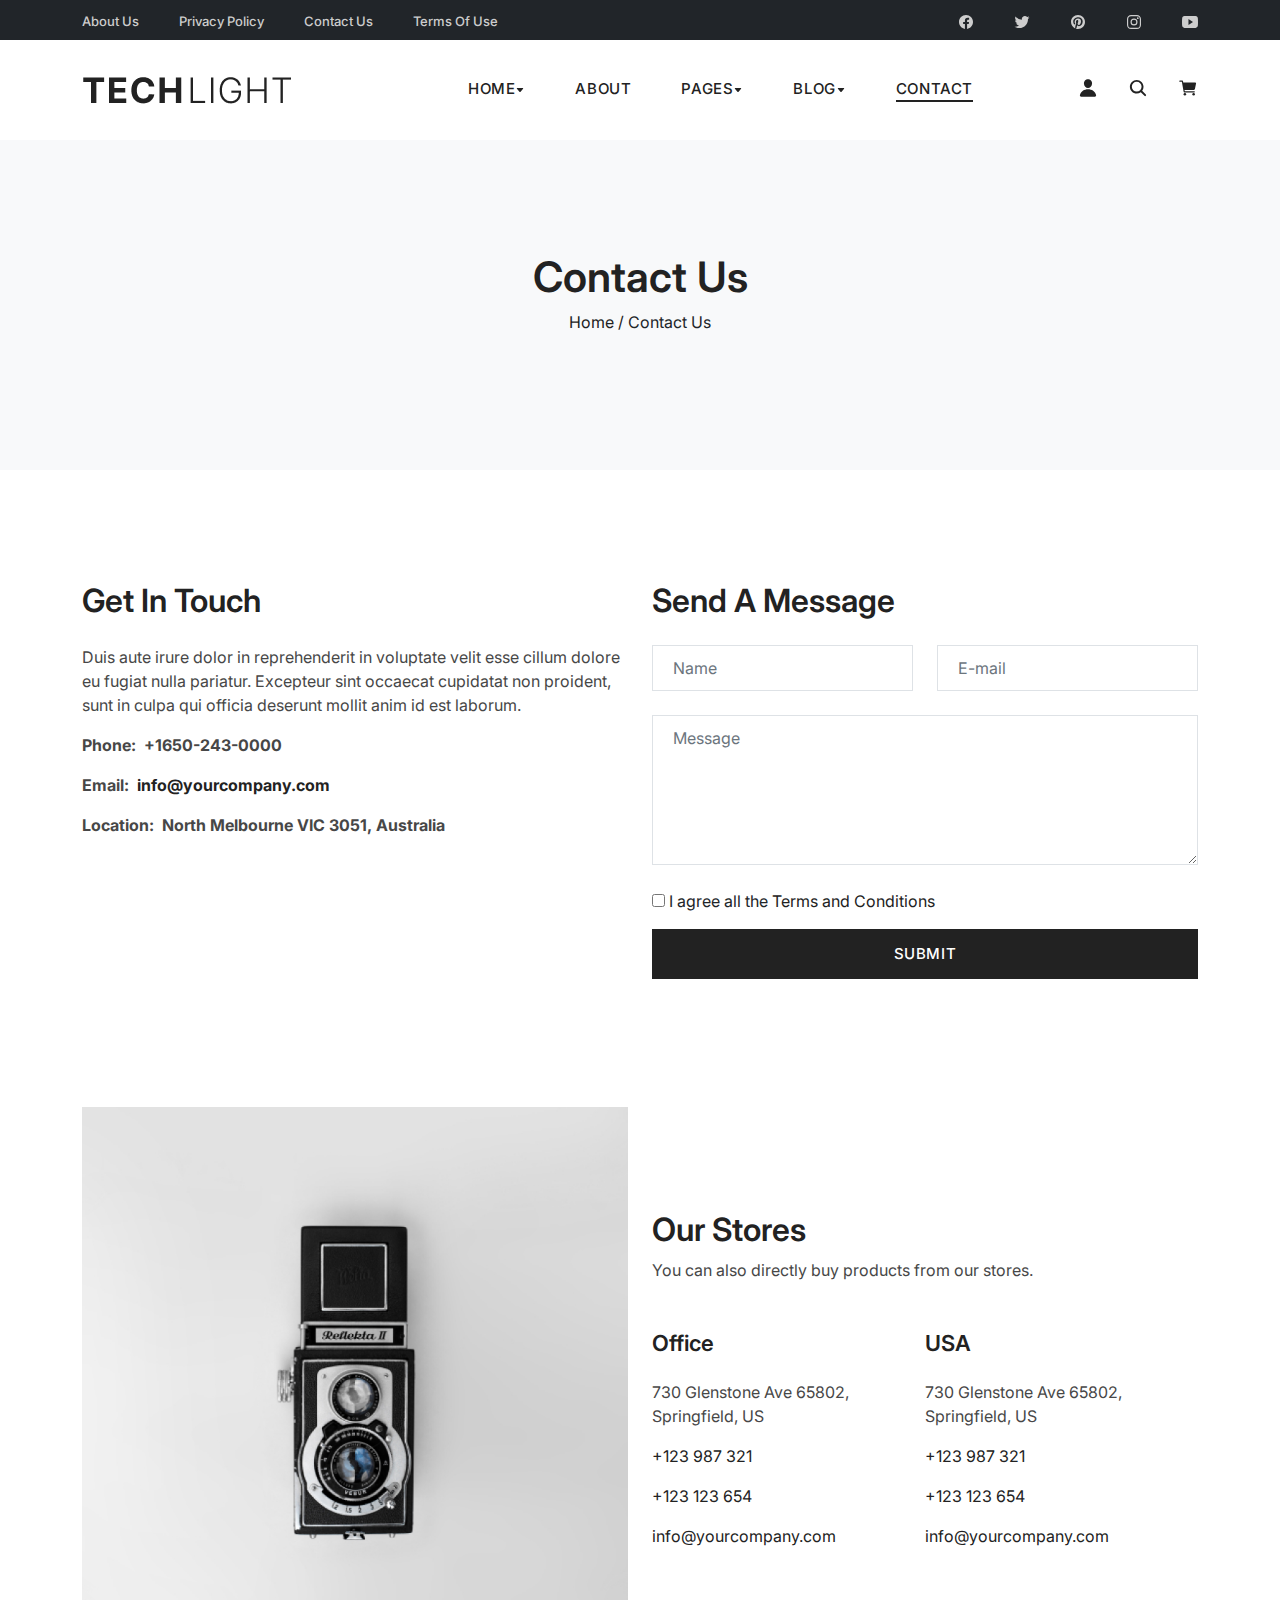
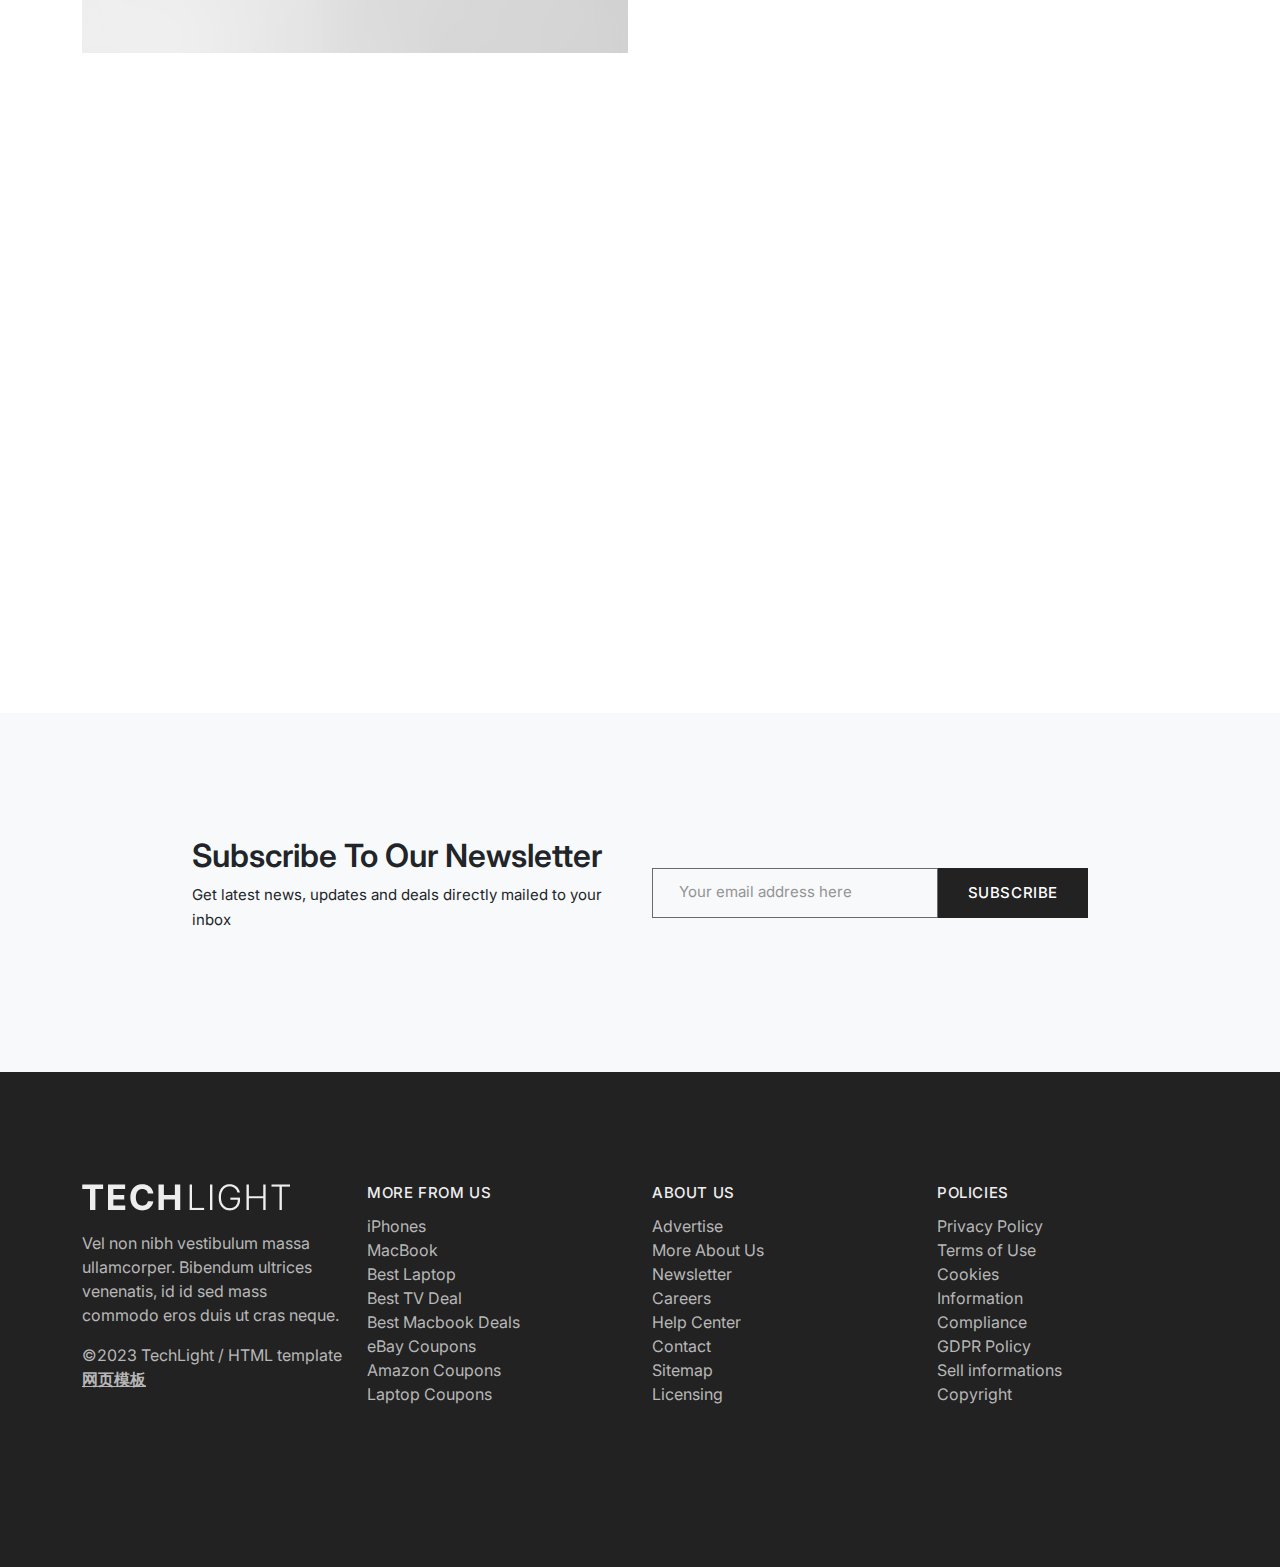
<file: contact.html>
<!DOCTYPE html>
<html>
<head>
  <title>TechLight - Tech Blog Free HTML CSS Website Template</title>

    <meta charset="utf-8">
    <meta http-equiv="X-UA-Compatible" content="IE=edge">
    <meta name="viewport" content="width=device-width, initial-scale=1.0">
    <meta name="format-detection" content="telephone=no">
    <meta name="apple-mobile-web-app-capable" content="yes">
    <meta name="author" content="">
    <meta name="keywords" content="">
    <meta name="description" content="">

    <link rel="stylesheet" type="text/css" href="css/vendor.css">
    <link href="css/bootstrap.min.css" rel="stylesheet">
    <link rel="stylesheet" type="text/css" href="css/main.css">

    <link rel="preconnect" href="https://fonts.googleapis.com">   
  <link rel="preconnect" href="https://fonts.gstatic.com" crossorigin>
  <link href="https://fonts.googleapis.com/css2?family=Inter:wght@100;200;300;400;500;600;700;800;900&display=swap" rel="stylesheet">
</head>
<body>

<svg xmlns="http://www.w3.org/2000/svg" style="display: none;">
  <symbol id="logo-facebook" xmlns="http://www.w3.org/2000/svg" class="ionicon" viewBox="0 0 512 512">
    <title>Facebook</title><path fill="currentColor" fill-rule="evenodd" d="M480 257.35c0-123.7-100.3-224-224-224s-224 100.3-224 224c0 111.8 81.9 204.47 189 221.29V322.12h-56.89v-64.77H221V208c0-56.13 33.45-87.16 84.61-87.16c24.51 0 50.15 4.38 50.15 4.38v55.13H327.5c-27.81 0-36.51 17.26-36.51 35v42h62.12l-9.92 64.77H291v156.54c107.1-16.81 189-109.48 189-221.31Z"/>
    </symbol>
    <symbol id="logo-twitter" xmlns="http://www.w3.org/2000/svg" class="ionicon" viewBox="0 0 512 512">
    <title>Twitter</title><path fill="currentColor" d="M496 109.5a201.8 201.8 0 0 1-56.55 15.3a97.51 97.51 0 0 0 43.33-53.6a197.74 197.74 0 0 1-62.56 23.5A99.14 99.14 0 0 0 348.31 64c-54.42 0-98.46 43.4-98.46 96.9a93.21 93.21 0 0 0 2.54 22.1a280.7 280.7 0 0 1-203-101.3A95.69 95.69 0 0 0 36 130.4c0 33.6 17.53 63.3 44 80.7A97.5 97.5 0 0 1 35.22 199v1.2c0 47 34 86.1 79 95a100.76 100.76 0 0 1-25.94 3.4a94.38 94.38 0 0 1-18.51-1.8c12.51 38.5 48.92 66.5 92.05 67.3A199.59 199.59 0 0 1 39.5 405.6a203 203 0 0 1-23.5-1.4A278.68 278.68 0 0 0 166.74 448c181.36 0 280.44-147.7 280.44-275.8c0-4.2-.11-8.4-.31-12.5A198.48 198.48 0 0 0 496 109.5Z"/>
    </symbol>
    <symbol id="logo-pinterest" xmlns="http://www.w3.org/2000/svg" class="ionicon" viewBox="0 0 512 512">
    <title>Pinterest</title><path fill="currentColor" d="M256.05 32c-123.7 0-224 100.3-224 224c0 91.7 55.2 170.5 134.1 205.2c-.6-15.6-.1-34.4 3.9-51.4c4.3-18.2 28.8-122.1 28.8-122.1s-7.2-14.3-7.2-35.4c0-33.2 19.2-58 43.2-58c20.4 0 30.2 15.3 30.2 33.6c0 20.5-13.1 51.1-19.8 79.5c-5.6 23.8 11.9 43.1 35.4 43.1c42.4 0 71-54.5 71-119.1c0-49.1-33.1-85.8-93.2-85.8c-67.9 0-110.3 50.7-110.3 107.3c0 19.5 5.8 33.3 14.8 43.9c4.1 4.9 4.7 6.9 3.2 12.5c-1.1 4.1-3.5 14-4.6 18c-1.5 5.7-6.1 7.7-11.2 5.6c-31.3-12.8-45.9-47-45.9-85.6c0-63.6 53.7-139.9 160.1-139.9c85.5 0 141.8 61.9 141.8 128.3c0 87.9-48.9 153.5-120.9 153.5c-24.2 0-46.9-13.1-54.7-27.9c0 0-13 51.6-15.8 61.6c-4.7 17.3-14 34.5-22.5 48a225.13 225.13 0 0 0 63.5 9.2c123.7 0 224-100.3 224-224S379.75 32 256.05 32Z"/>
    </symbol>
    <symbol id="logo-instagram" xmlns="http://www.w3.org/2000/svg" class="ionicon" viewBox="0 0 512 512">
    <title>Instagram</title><path fill="currentColor" d="M349.33 69.33a93.62 93.62 0 0 1 93.34 93.34v186.66a93.62 93.62 0 0 1-93.34 93.34H162.67a93.62 93.62 0 0 1-93.34-93.34V162.67a93.62 93.62 0 0 1 93.34-93.34h186.66m0-37.33H162.67C90.8 32 32 90.8 32 162.67v186.66C32 421.2 90.8 480 162.67 480h186.66C421.2 480 480 421.2 480 349.33V162.67C480 90.8 421.2 32 349.33 32Z"/><path fill="currentColor" d="M377.33 162.67a28 28 0 1 1 28-28a27.94 27.94 0 0 1-28 28ZM256 181.33A74.67 74.67 0 1 1 181.33 256A74.75 74.75 0 0 1 256 181.33m0-37.33a112 112 0 1 0 112 112a112 112 0 0 0-112-112Z"/>
    </symbol>
    <symbol id="logo-youtube" xmlns="http://www.w3.org/2000/svg" class="ionicon" viewBox="0 0 512 512">
    <title>Youtube</title><path fill="currentColor" d="M508.64 148.79c0-45-33.1-81.2-74-81.2C379.24 65 322.74 64 265 64h-18c-57.6 0-114.2 1-169.6 3.6C36.6 67.6 3.5 104 3.5 149C1 184.59-.06 220.19 0 255.79q-.15 53.4 3.4 106.9c0 45 33.1 81.5 73.9 81.5c58.2 2.7 117.9 3.9 178.6 3.8q91.2.3 178.6-3.8c40.9 0 74-36.5 74-81.5c2.4-35.7 3.5-71.3 3.4-107q.34-53.4-3.26-106.9ZM207 353.89v-196.5l145 98.2Z"/>
    </symbol>
    <symbol id="person" xmlns="http://www.w3.org/2000/svg" class="ionicon" viewBox="0 0 512 512">
    <title>Login</title><path fill="currentColor" d="M332.64 64.58C313.18 43.57 286 32 256 32c-30.16 0-57.43 11.5-76.8 32.38c-19.58 21.11-29.12 49.8-26.88 80.78C156.76 206.28 203.27 256 256 256s99.16-49.71 103.67-110.82c2.27-30.7-7.33-59.33-27.03-80.6ZM432 480H80a31 31 0 0 1-24.2-11.13c-6.5-7.77-9.12-18.38-7.18-29.11C57.06 392.94 83.4 353.61 124.8 326c36.78-24.51 83.37-38 131.2-38s94.42 13.5 131.2 38c41.4 27.6 67.74 66.93 76.18 113.75c1.94 10.73-.68 21.34-7.18 29.11A31 31 0 0 1 432 480Z"/>
    </symbol>
    <symbol id="search" xmlns="http://www.w3.org/2000/svg" class="ionicon" viewBox="0 0 512 512">
    <title>Search</title><path fill="currentColor" d="M456.69 421.39L362.6 327.3a173.81 173.81 0 0 0 34.84-104.58C397.44 126.38 319.06 48 222.72 48S48 126.38 48 222.72s78.38 174.72 174.72 174.72A173.81 173.81 0 0 0 327.3 362.6l94.09 94.09a25 25 0 0 0 35.3-35.3ZM97.92 222.72a124.8 124.8 0 1 1 124.8 124.8a124.95 124.95 0 0 1-124.8-124.8Z"/>
    </symbol>
    <symbol id="cart" xmlns="http://www.w3.org/2000/svg" class="ionicon" viewBox="0 0 512 512">
    <title>Cart</title><circle cx="176" cy="416" r="32" fill="currentColor"/><circle cx="400" cy="416" r="32" fill="currentColor"/><path fill="currentColor" d="M456.8 120.78a23.92 23.92 0 0 0-18.56-8.78H133.89l-6.13-34.78A16 16 0 0 0 112 64H48a16 16 0 0 0 0 32h50.58l45.66 258.78A16 16 0 0 0 160 368h256a16 16 0 0 0 0-32H173.42l-5.64-32h241.66A24.07 24.07 0 0 0 433 284.71l28.8-144a24 24 0 0 0-5-19.93Z"/>
    </symbol>
    <symbol id="long-arrow-alt-left" xmlns="http://www.w3.org/2000/svg" class="la" viewBox="0 0 32 32">
        <title>Long Arrow Left</title><path fill="currentColor" d="M10.813 9.281L4.093 16l6.72 6.719l1.406-1.438L7.938 17H28v-2H7.937l4.282-4.281z"/>
    </symbol>
    <symbol id="long-arrow-alt-right" xmlns="http://www.w3.org/2000/svg" class="la" viewBox="0 0 32 32">
      <title>Long Arrow Right</title><path fill="currentColor" d="M21.188 9.281L19.78 10.72L24.063 15H4v2h20.063l-4.282 4.281l1.407 1.438L27.905 16z"/>
    </symbol>
    <symbol id="caret-down" xmlns="http://www.w3.org/2000/svg" class="ionicon" viewBox="0 0 512 512">
    <title>Caret Down</title><path fill="currentColor" d="m98 190.06l139.78 163.12a24 24 0 0 0 36.44 0L414 190.06c13.34-15.57 2.28-39.62-18.22-39.62h-279.6c-20.5 0-31.56 24.05-18.18 39.62Z"/>
    </symbol>
    <symbol id="arrow-back" xmlns="http://www.w3.org/2000/svg" class="ionicon" viewBox="0 0 512 512">
    <title>Arrow Back</title><path fill="none" stroke="currentColor" stroke-linecap="round" stroke-linejoin="round" stroke-width="48" d="M244 400L100 256l144-144M120 256h292"/>
    </symbol>
    <symbol id="arrow-forward" xmlns="http://www.w3.org/2000/svg" class="ionicon" viewBox="0 0 512 512">
    <title>Arrow Forward</title><path fill="none" stroke="currentColor" stroke-linecap="round" stroke-linejoin="round" stroke-width="48" d="m268 112l144 144l-144 144m124-144H100"/>
    </symbol>
    <symbol id="chevron-forward" xmlns="http://www.w3.org/2000/svg" class="ionicon" viewBox="0 0 512 512">
    <title>Chevron Forward</title><path fill="none" stroke="currentColor" stroke-linecap="round" stroke-linejoin="round" stroke-width="48" d="m184 112l144 144l-144 144"/>
    </symbol>
    <symbol id="play" xmlns="http://www.w3.org/2000/svg" class="ionicon" viewBox="0 0 512 512">
    <title>Play</title><path fill="currentColor" d="M133 440a35.37 35.37 0 0 1-17.5-4.67c-12-6.8-19.46-20-19.46-34.33V111c0-14.37 7.46-27.53 19.46-34.33a35.13 35.13 0 0 1 35.77.45l247.85 148.36a36 36 0 0 1 0 61l-247.89 148.4A35.5 35.5 0 0 1 133 440Z"/>
    </symbol>
    <symbol id="menu-sharp" xmlns="http://www.w3.org/2000/svg" class="ionicon" viewBox="0 0 512 512">
    <title>Menu</title><path fill="currentColor" d="M64 384h384v-42.67H64Zm0-106.67h384v-42.66H64ZM64 128v42.67h384V128Z"/>
    </symbol>
    <symbol id="close-sharp" xmlns="http://www.w3.org/2000/svg" class="ionicon" viewBox="0 0 512 512">
    <title>Cross</title><path fill="currentColor" d="M400 145.49L366.51 112L256 222.51L145.49 112L112 145.49L222.51 256L112 366.51L145.49 400L256 289.49L366.51 400L400 366.51L289.49 256L400 145.49z"/>
    </symbol>
    <symbol id="cart-outline" xmlns="http://www.w3.org/2000/svg" viewBox="0 0 16 16">
    <title>Cart Outline</title><path d="M0 1.5A.5.5 0 0 1 .5 1H2a.5.5 0 0 1 .485.379L2.89 3H14.5a.5.5 0 0 1 .49.598l-1 5a.5.5 0 0 1-.465.401l-9.397.472L4.415 11H13a.5.5 0 0 1 0 1H4a.5.5 0 0 1-.491-.408L2.01 3.607 1.61 2H.5a.5.5 0 0 1-.5-.5zM3.102 4l.84 4.479 9.144-.459L13.89 4H3.102zM5 12a2 2 0 1 0 0 4 2 2 0 0 0 0-4zm7 0a2 2 0 1 0 0 4 2 2 0 0 0 0-4zm-7 1a1 1 0 1 1 0 2 1 1 0 0 1 0-2zm7 0a1 1 0 1 1 0 2 1 1 0 0 1 0-2z" />
  </symbol>
  <symbol id="quality" xmlns="http://www.w3.org/2000/svg" viewBox="0 0 16 16">
    <title>Quality</title><path d="M9.669.864 8 0 6.331.864l-1.858.282-.842 1.68-1.337 1.32L2.6 6l-.306 1.854 1.337 1.32.842 1.68 1.858.282L8 12l1.669-.864 1.858-.282.842-1.68 1.337-1.32L13.4 6l.306-1.854-1.337-1.32-.842-1.68L9.669.864zm1.196 1.193.684 1.365 1.086 1.072L12.387 6l.248 1.506-1.086 1.072-.684 1.365-1.51.229L8 10.874l-1.355-.702-1.51-.229-.684-1.365-1.086-1.072L3.614 6l-.25-1.506 1.087-1.072.684-1.365 1.51-.229L8 1.126l1.356.702 1.509.229z" />
    <path d="M4 11.794V16l4-1 4 1v-4.206l-2.018.306L8 13.126 6.018 12.1 4 11.794z" />
  </symbol>
  <symbol id="price-tag" xmlns="http://www.w3.org/2000/svg" viewBox="0 0 16 16">
    <title>Price Tag</title><path d="M6 4.5a1.5 1.5 0 1 1-3 0 1.5 1.5 0 0 1 3 0zm-1 0a.5.5 0 1 0-1 0 .5.5 0 0 0 1 0z" />
    <path d="M2 1h4.586a1 1 0 0 1 .707.293l7 7a1 1 0 0 1 0 1.414l-4.586 4.586a1 1 0 0 1-1.414 0l-7-7A1 1 0 0 1 1 6.586V2a1 1 0 0 1 1-1zm0 5.586 7 7L13.586 9l-7-7H2v4.586z" />
  </symbol>
  <symbol id="shield-plus" xmlns="http://www.w3.org/2000/svg" viewBox="0 0 16 16">
    <title>Shield Plus</title><path d="M5.338 1.59a61.44 61.44 0 0 0-2.837.856.481.481 0 0 0-.328.39c-.554 4.157.726 7.19 2.253 9.188a10.725 10.725 0 0 0 2.287 2.233c.346.244.652.42.893.533.12.057.218.095.293.118a.55.55 0 0 0 .101.025.615.615 0 0 0 .1-.025c.076-.023.174-.061.294-.118.24-.113.547-.29.893-.533a10.726 10.726 0 0 0 2.287-2.233c1.527-1.997 2.807-5.031 2.253-9.188a.48.48 0 0 0-.328-.39c-.651-.213-1.75-.56-2.837-.855C9.552 1.29 8.531 1.067 8 1.067c-.53 0-1.552.223-2.662.524zM5.072.56C6.157.265 7.31 0 8 0s1.843.265 2.928.56c1.11.3 2.229.655 2.887.87a1.54 1.54 0 0 1 1.044 1.262c.596 4.477-.787 7.795-2.465 9.99a11.775 11.775 0 0 1-2.517 2.453 7.159 7.159 0 0 1-1.048.625c-.28.132-.581.24-.829.24s-.548-.108-.829-.24a7.158 7.158 0 0 1-1.048-.625 11.777 11.777 0 0 1-2.517-2.453C1.928 10.487.545 7.169 1.141 2.692A1.54 1.54 0 0 1 2.185 1.43 62.456 62.456 0 0 1 5.072.56z" />
    <path d="M8 4.5a.5.5 0 0 1 .5.5v1.5H10a.5.5 0 0 1 0 1H8.5V9a.5.5 0 0 1-1 0V7.5H6a.5.5 0 0 1 0-1h1.5V5a.5.5 0 0 1 .5-.5z" />
  </symbol>
  <symbol id="star-fill" xmlns="http://www.w3.org/2000/svg" viewBox="0 0 16 16">
    <title>Star Fill</title><path d="M3.612 15.443c-.386.198-.824-.149-.746-.592l.83-4.73L.173 6.765c-.329-.314-.158-.888.283-.95l4.898-.696L7.538.792c.197-.39.73-.39.927 0l2.184 4.327 4.898.696c.441.062.612.636.282.95l-3.522 3.356.83 4.73c.078.443-.36.79-.746.592L8 13.187l-4.389 2.256z" />
  </symbol>
  <symbol id="star-empty" xmlns="http://www.w3.org/2000/svg" viewBox="0 0 16 16">
    <title>Star Empty</title><path d="M2.866 14.85c-.078.444.36.791.746.593l4.39-2.256 4.389 2.256c.386.198.824-.149.746-.592l-.83-4.73 3.522-3.356c.33-.314.16-.888-.282-.95l-4.898-.696L8.465.792a.513.513 0 0 0-.927 0L5.354 5.12l-4.898.696c-.441.062-.612.636-.283.95l3.523 3.356-.83 4.73zm4.905-2.767-3.686 1.894.694-3.957a.565.565 0 0 0-.163-.505L1.71 6.745l4.052-.576a.525.525 0 0 0 .393-.288L8 2.223l1.847 3.658a.525.525 0 0 0 .393.288l4.052.575-2.906 2.77a.565.565 0 0 0-.163.506l.694 3.957-3.686-1.894a.503.503 0 0 0-.461 0z" />
  </symbol>
  <symbol id="star-half" xmlns="http://www.w3.org/2000/svg" viewBox="0 0 16 16">
    <title>Star Half</title><path d="M5.354 5.119 7.538.792A.516.516 0 0 1 8 .5c.183 0 .366.097.465.292l2.184 4.327 4.898.696A.537.537 0 0 1 16 6.32a.548.548 0 0 1-.17.445l-3.523 3.356.83 4.73c.078.443-.36.79-.746.592L8 13.187l-4.389 2.256a.52.52 0 0 1-.146.05c-.342.06-.668-.254-.6-.642l.83-4.73L.173 6.765a.55.55 0 0 1-.172-.403.58.58 0 0 1 .085-.302.513.513 0 0 1 .37-.245l4.898-.696zM8 12.027a.5.5 0 0 1 .232.056l3.686 1.894-.694-3.957a.565.565 0 0 1 .162-.505l2.907-2.77-4.052-.576a.525.525 0 0 1-.393-.288L8.001 2.223 8 2.226v9.8z" />
  </symbol>
  <symbol id="quote" xmlns="http://www.w3.org/2000/svg" viewBox="0 0 24 24">
    <title>Quote</title><path fill="currentColor" d="m15 17l2-4h-4V6h7v7l-2 4h-3Zm-9 0l2-4H4V6h7v7l-2 4H6Z" />
  </symbol>
</svg>

<div id="preloader">
  <div id="loader"></div>
</div>

<div class="search-popup">
  <div class="search-popup-container">

    <h3 class="my-3">Search Here</h3>
    <form role="search" method="get" class="search-form" action="">
        <input type="search" id="search-form" class="search-field" placeholder="Type and press enter" value="" name="s" />
        <button type="submit" class="search-submit">
          <a href="#" class="search-button">
            <svg class="bi" width="20" height="20"><use xlink:href="#search"></use></svg>
          </a>
      </button>
    </form>

  </div>
</div>
<header id="header-wrap">
  <div class="top-header bg-dark">

    <div class="container py-2 d-flex justify-content-between text-white">
      
      <div class="secondary-nav">
        <ul class="d-flex m-0 list-unstyled">
          <li><a href="#about">About Us</a></li>
          <li><a href="#about">Privacy Policy</a></li>
          <li><a href="#about">Contact Us</a></li>
          <li><a href="#about">Terms of Use</a></li>
        </ul>
      </div>

      <div class="social-share">
        <ul class="d-flex flex-wrap m-0 list-unstyled">
          <li><a href="#"><svg class="bi" width="16" height="16"><use xlink:href="#logo-facebook"></use></svg></a></li>
          <li><a href="#"><svg class="bi" width="16" height="16"><use xlink:href="#logo-twitter"></use></svg></a></li>
          <li><a href="#"><svg class="bi" width="16" height="16"><use xlink:href="#logo-pinterest"></use></svg></a></li>
          <li><a href="#"><svg class="bi" width="16" height="16"><use xlink:href="#logo-instagram"></use></svg></a></li>
          <li><a href="#"><svg class="bi" width="16" height="16"><use xlink:href="#logo-youtube"></use></svg></a></li>
        </ul>
      </div>

    </div>

  </div>

  <nav id="header-nav" class="navbar navbar-expand-lg py-4">

    <div class="container align-items-center">

      <a class="navbar-brand" href="index.html">
        <img src="images/logo.png" class="logo">
      </a>
      <button class="navbar-toggler d-flex d-lg-none" type="button" data-bs-toggle="offcanvas" data-bs-target="#offcanvasRight" aria-controls="offcanvasRight">
          <svg class="bi" width="36" height="36"><use xlink:href="#menu-sharp"></use></svg>
      </button>

      <div class="offcanvas offcanvas-end" tabindex="-1" id="offcanvasRight" aria-labelledby="offcanvasRightLabel">
        <div class="offcanvas-header justify-content-end">
          <button type="button" data-bs-dismiss="offcanvas" aria-label="Close" data-bs-target="#bdNavbar">
            <svg class="bi" width="36" height="36"><use xlink:href="#close-sharp"></use></svg>
          </button>
        </div>
        <div class="offcanvas-body justify-content-end">
          <ul id="navbar" class="navbar-nav d-flex justify-content-end flex-wrap list-unstyled m-0">
            <li class="nav-item dropdown">
              <a class="nav-link" href="#" role="button" data-bs-toggle="dropdown" aria-expanded="true">Home<svg class="bi" width="10" height="10"><use xlink:href="#caret-down"></use></svg></a>
              <ul class="dropdown-menu" data-bs-popper="none">
                <li><a href="index.html" class="dropdown-item">Blog Home</a></li>
                <li><a href="shop-home.html" class="dropdown-item">Shop Home</a></li>
              </ul>
            </li>           
            <li class="nav-item">
              <a class="nav-link" href="about.html">About</a>
            </li>
            <li class="nav-item dropdown">
              <a class="nav-link" href="#" role="button" data-bs-toggle="dropdown" aria-expanded="true">Pages<svg class="bi" width="10" height="10"><use xlink:href="#caret-down"></use></svg></a>
              <ul class="dropdown-menu" data-bs-popper="none">
                <li><a href="shop.html" class="dropdown-item">Shop <small><b>(PRO)</b></small></a></li>
                <li><a href="shop-single.html" class="dropdown-item">Shop Single <small><b>(PRO)</b></small></a></li>
                <li><a href="cart.html" class="dropdown-item">Cart <small><b>(PRO)</b></small></a></li>
                <li><a href="checkout.html" class="dropdown-item">Checkout <small><b>(PRO)</b></small></a></li>
                <li><a href="login.html" class="dropdown-item">Login <small><b>(PRO)</b></small></a></li>
                <li><a href="styles.html" class="dropdown-item">Styles</a></li>
              </ul>
            </li>
            <li class="nav-item dropdown">
              <a class="nav-link" href="#" role="button" data-bs-toggle="dropdown" aria-expanded="true">Blog<svg class="bi" width="10" height="10"><use xlink:href="#caret-down"></use></svg></a>
              <ul class="dropdown-menu" data-bs-popper="none">
                <li><a href="blog.html" class="dropdown-item">Blog <small><b>(PRO)</b></small></a></li>
                <li><a href="blog-masonry.html" class="dropdown-item">Blog Masonry <small><b>(PRO)</b></small></a></li>
                <li><a href="single-post.html" class="dropdown-item">Single Post <small><b>(PRO)</b></small></a></li>
              </ul>
            </li>
            <li class="nav-item">
              <a class="nav-link active" href="contact.html">Contact</a>
            </li>

            <li class="nav-item">
              <div class="user-items">
                <ul class="d-flex justify-content-end list-unstyled m-0">
                  <li>
                    <a href="login.html">
                      <svg class="bi" width="20" height="20"><use xlink:href="#person"></use></svg>
                    </a>
                  </li>
                  <li>
                    <a href="#" class="search-button">
                      <svg class="bi" width="20" height="20"><use xlink:href="#search"></use></svg>
                    </a>
                  </li>
                  <li>
                    <a href="cart.html">
                      <svg class="bi" width="20" height="20"><use xlink:href="#cart"></use></svg>
                    </a>
                  </li>
                </ul>
              </div>
            </li>

          </ul>
        </div>
      </div>

    </div>

  </nav>  
</header>

<section id="intro" class="bg-light padding-large">
  <div class="container">
    <div class="row">
      <div class="col-xl-8 offset-xl-2 col-lg-10 offset-lg-1">
        
        <div class="page-title text-center">
          <h2>Contact Us</h2>
          <div class="breadcum-items">
            <span class="item"><a href="index.html">Home /</a></span>
            <span class="item colored">Contact Us</span>
          </div>
        </div>

      </div>
    </div>
  </div>
</section>

<section class="contact-information padding-large">
	<div class="container">
		<div class="row">
			<div class="col-md-6 mb-3">
				
				<h2>Get in Touch</h2>

				<div class="contact-detail d-flex flex-wrap mt-4">
					<div class="detail mr-6 mb-4">
						<p>Duis aute irure dolor in reprehenderit in voluptate velit esse cillum dolore eu fugiat nulla pariatur. Excepteur sint occaecat cupidatat non proident, sunt in culpa qui officia deserunt mollit anim id est laborum.</p>
						<ul class="list-unstyled list-icon">
							<li><p class="fw-bold"><span class="me-2">Phone:</span>+1650-243-0000</p></li>
							<li><p class="fw-bold"><span class="me-2">Email:</span><a href="mailto:info@yourcompany.com">info@yourcompany.com</a></p></li>
							<li><p class="fw-bold"><span class="me-2">Location:</span>North Melbourne VIC 3051, Australia</p></li>
						</ul>
					</div><!--detail-->

				</div><!--contact-detail-->
			</div><!--col-md-6-->

			<div class="col-md-6">
				
				<div class="contact-information">
					<h2>Send A Message</h2>
					<form name="contactform" action="contact.php" method="post" class="form-group contact-form mt-4">
						<div class="row">
					    	<div class="col-md-6">
								<input type="text" minlength="2" name="name" placeholder="Name" class="form-control" required>
							</div>
							<div class="col-md-6">
								<input type="email" name="email" placeholder="E-mail" class="form-control" required>
							</div>
						</div>

						<div class="row">
							<div class="col-md-12">

								<textarea class="form-control my-4" name="message" placeholder="Message" style="height: 150px;" required></textarea>

								<label>
								    <input type="checkbox" required>
								    <span class="label-body">I agree all the <a href="#">Terms and Conditions</a></span>
								</label>

								<div class="d-grid">
									<button type="submit" name="submit" class="button btn-bg-dark w-100 my-3">Submit</button>
								</div>
							</div>
						</div>
					</form>

				</div><!--contact-information-->

			</div><!--col-md-6-->

		</div>
	</div>
</section>

<section id="our-store" class="padding-large no-padding-top">
  <div class="container">
    <div class="row d-flex flex-wrap align-items-center">
      <div class="col-lg-6">
        <div class="image-holder mb-5">
          <img src="images/single-image.jpg" alt="our-store" class="img-fluid">
        </div>
      </div>
      <div class="col-lg-6">
        <div class="locations-wrap">
          <div class="display-header">
            <h2>Our stores</h2>
            <p>You can also directly buy products from our stores.</p>
          </div>
          <div class="location-content d-flex flex-wrap mt-5">
            <div class="col-lg-6 col-sm-12">
              <div class="content-box text-dark pe-4 mb-5">
                <h3 class="card-title">Office</h3>
                <div class="contact-address pt-3">
                  <p>730 Glenstone Ave 65802, Springfield, US</p>
                </div>
                <div class="contact-number">
                  <p>
                    <a href="#">+123 987 321</a>
                  </p>
                  <p>
                    <a href="#">+123 123 654</a>
                  </p>
                </div>
                <div class="email-address">
                  <p>
                    <a href="mailto:info@yourcompany.com">info@yourcompany.com</a>
                  </p>
                </div>
              </div>
            </div>
            <div class="col-lg-6 col-sm-12">
              <div class="content-box">
                <h3 class="card-title">USA</h3>
                <div class="contact-address pt-3">
                  <p>730 Glenstone Ave 65802, Springfield, US</p>
                </div>
                <div class="contact-number">
                  <p>
                    <a href="#">+123 987 321</a>
                  </p>
                  <p>
                    <a href="#">+123 123 654</a>
                  </p>
                </div>
                <div class="email-address">
                  <p>
                    <a href="mailto:info@yourcompany.com">info@yourcompany.com</a>
                  </p>
                </div>
              </div>
            </div>
          </div>
        </div>
      </div>
    </div>
  </div>
</section>

<section class="google-map">
	<div class="mapouter"><div class="gmap_canvas"><iframe width="100%" height="500" id="gmap_canvas" src="https://www.amap.com/" sandbox="" frameborder="0" scrolling="no" marginheight="0" marginwidth="0"></iframe><a href="#"></a><br><style>.mapouter{position:relative;text-align:right;height:500px;width:100%;}</style><a href="#">map</a><style>.gmap_canvas {overflow:hidden;background:none!important;height:500px;width:100%;}</style></div></div>
</section>

<section id="newsletter" class="bg-light padding-medium">
  <div class="container">
    <div class="newsletter bg-light">
      <div class="row">
        <div class="col-lg-6 col-md-12 title">
          <h2 class="text-dark">Subscribe to Our Newsletter</h2>
          <p class="text-dark">Get latest news, updates and deals directly mailed to your inbox</p>         
        </div>
        <form class="col-lg-6 col-md-12 d-flex align-items-center">
          <div class="d-flex">
                  <input id="newsletter1" type="text" class="form-control text-dark" placeholder="Your email address here">
                  <button class="button btn-bg-dark" type="button">Subscribe</button>
              </div>
        </form>
      </div>      
    </div>
  </div>
</section>

<footer id="footer" class="padding-large">
  <div class="container">
      <div class="row">

        <div class="col-md-3 mb-5">
      <a href="index.html"><img src="images/logo-light.png" class="logo"></a>
      <p>Vel non nibh vestibulum massa ullamcorper. Bibendum ultrices venenatis, id id sed mass commodo eros duis ut cras neque.</p>
        <p>©2023 TechLight / HTML template <a target="_blank" href="http://www.mobanwang.com/" title="网页模板" class="link-primary fw-bold text-decoration-underline">网页模板</a></p>
        </div>

        <div class="col-md-3 mb-5">
          <h5>More from us</h5>
          <ul class="nav flex-column">
            <li class="nav-item"><a href="#" class="nav-link">iPhones</a></li>
            <li class="nav-item"><a href="#" class="nav-link">MacBook</a></li>
            <li class="nav-item"><a href="#" class="nav-link">Best Laptop</a></li>
            <li class="nav-item"><a href="#" class="nav-link">Best TV Deal</a></li>
            <li class="nav-item"><a href="#" class="nav-link">Best Macbook Deals</a></li>
            <li class="nav-item"><a href="#" class="nav-link">eBay Coupons</a></li>
            <li class="nav-item"><a href="#" class="nav-link">Amazon Coupons</a></li>
            <li class="nav-item"><a href="#" class="nav-link">Laptop Coupons</a></li>           
          </ul>
        </div>

        <div class="col-md-3 mb-5">
          <h5>About us</h5>
          <ul class="nav flex-column">
            <li class="nav-item"><a href="#" class="nav-link">Advertise</a></li>
            <li class="nav-item"><a href="#" class="nav-link">More About Us</a></li>
            <li class="nav-item"><a href="#" class="nav-link">Newsletter</a></li>
            <li class="nav-item"><a href="#" class="nav-link">Careers</a></li>
            <li class="nav-item"><a href="#" class="nav-link">Help Center</a></li>
            <li class="nav-item"><a href="#" class="nav-link">Contact</a></li>
            <li class="nav-item"><a href="#" class="nav-link">Sitemap</a></li>
            <li class="nav-item"><a href="#" class="nav-link">Licensing</a></li>            
          </ul>
        </div>

        <div class="col-md-3 mb-5">
          <h5>Policies</h5>
          <ul class="nav flex-column">
            <li class="nav-item"><a href="#" class="nav-link">Privacy Policy</a></li>
            <li class="nav-item"><a href="#" class="nav-link">Terms of Use</a></li>
            <li class="nav-item"><a href="#" class="nav-link">Cookies</a></li>
            <li class="nav-item"><a href="#" class="nav-link">Information</a></li>
            <li class="nav-item"><a href="#" class="nav-link">Compliance</a></li>
            <li class="nav-item"><a href="#" class="nav-link">GDPR Policy</a></li>
            <li class="nav-item"><a href="#" class="nav-link">Sell informations</a></li>
            <li class="nav-item"><a href="#" class="nav-link">Copyright</a></li>
          </ul>
        </div>

      </div>
  </div>
</footer>

<script src="js/jquery-1.11.0.min.js"></script>
<script src="js/bootstrap.min.js"></script>
<script src="js/plugins.js"></script>
<script src="js/script.js"></script>

</body>
</html>
</file>
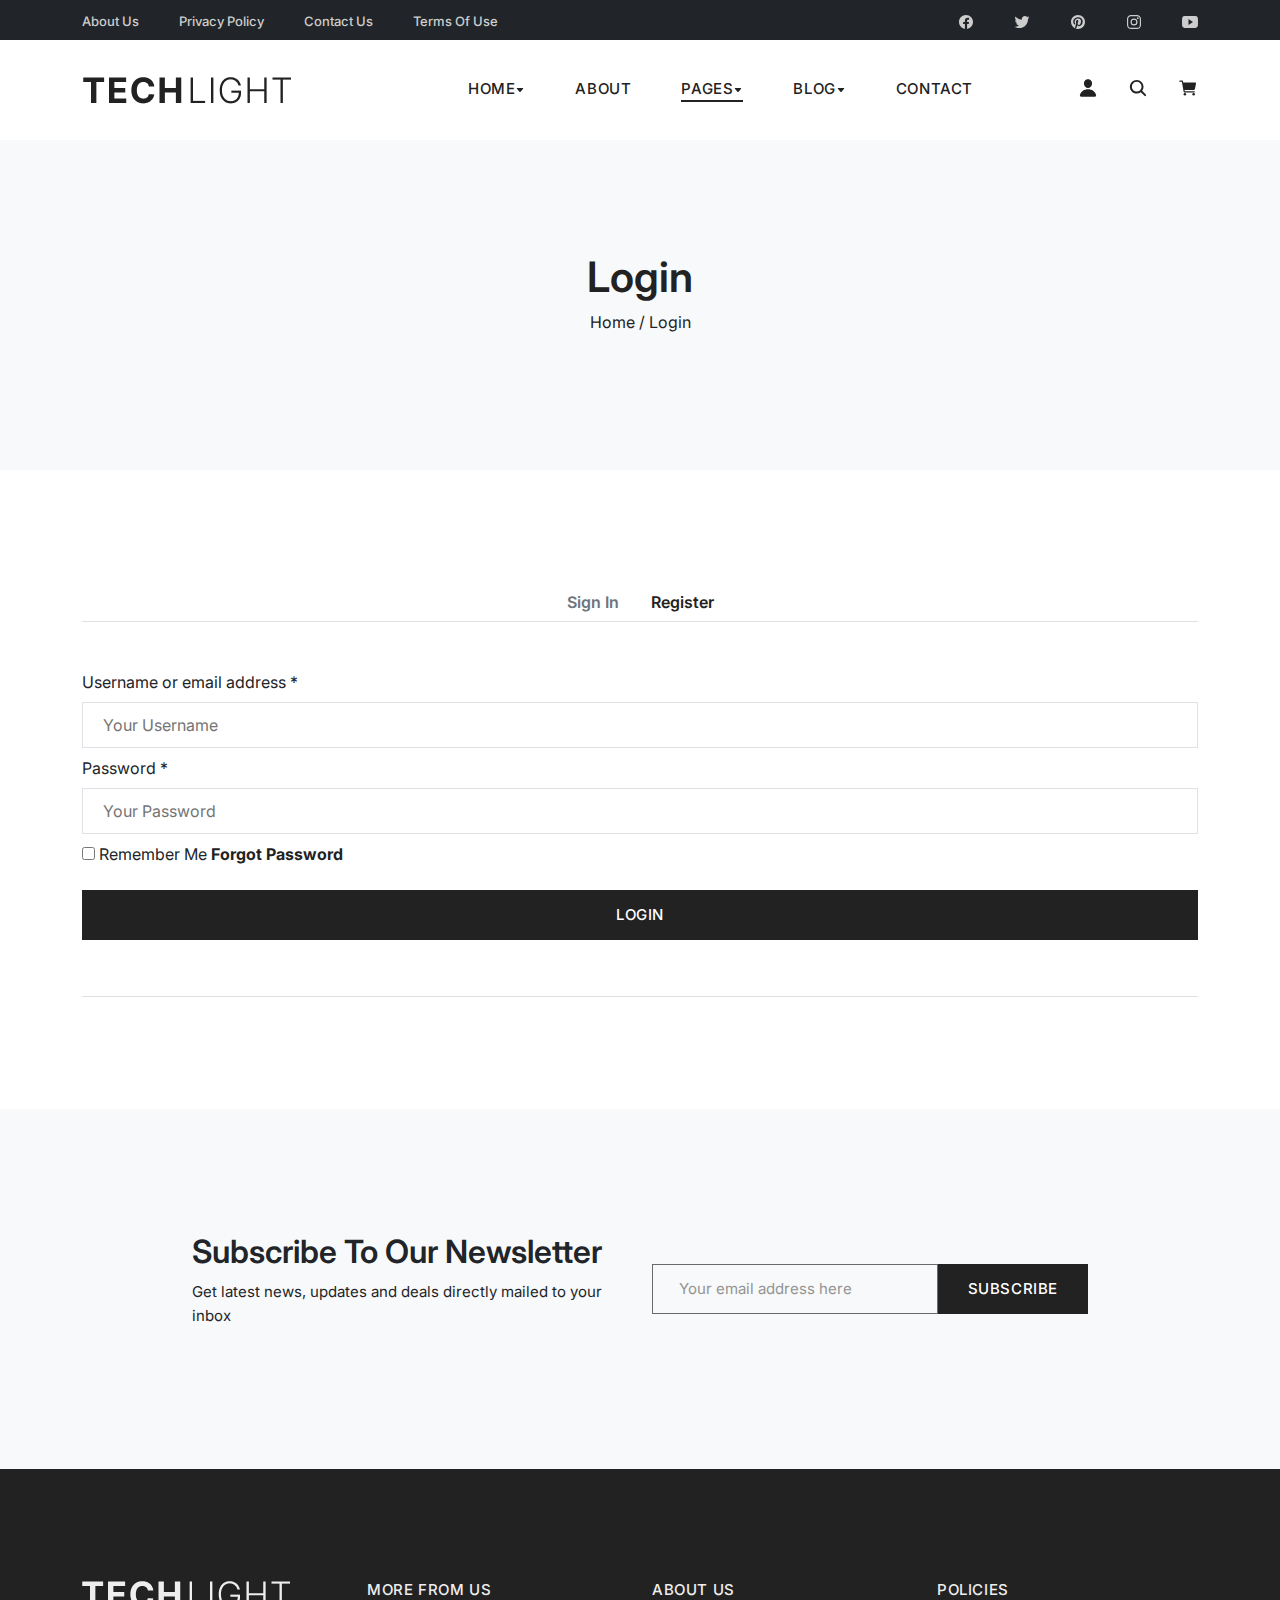
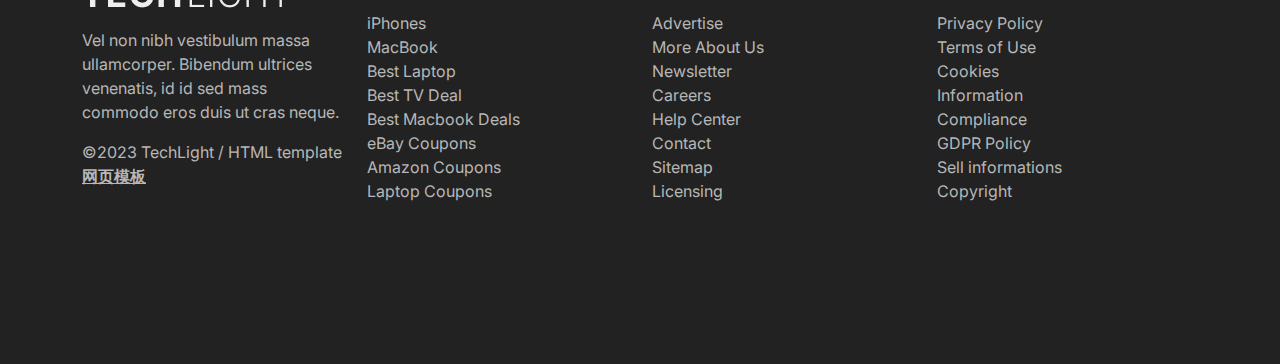
<file: login.html>
<!DOCTYPE html>
<html>
<head>
  <title>TechLight - Tech Blog Free HTML CSS Website Template</title>

    <meta charset="utf-8">
    <meta http-equiv="X-UA-Compatible" content="IE=edge">
    <meta name="viewport" content="width=device-width, initial-scale=1.0">
    <meta name="format-detection" content="telephone=no">
    <meta name="apple-mobile-web-app-capable" content="yes">
    <meta name="author" content="">
    <meta name="keywords" content="">
    <meta name="description" content="">

    <link rel="stylesheet" type="text/css" href="css/vendor.css">
    <link href="css/bootstrap.min.css" rel="stylesheet">
    <link rel="stylesheet" type="text/css" href="css/main.css">

    <link rel="preconnect" href="https://fonts.googleapis.com">   
  <link rel="preconnect" href="https://fonts.gstatic.com" crossorigin>
  <link href="https://fonts.googleapis.com/css2?family=Inter:wght@100;200;300;400;500;600;700;800;900&display=swap" rel="stylesheet">
</head>
<body>

<svg xmlns="http://www.w3.org/2000/svg" style="display: none;">
  <symbol id="logo-facebook" xmlns="http://www.w3.org/2000/svg" class="ionicon" viewBox="0 0 512 512">
    <title>Facebook</title><path fill="currentColor" fill-rule="evenodd" d="M480 257.35c0-123.7-100.3-224-224-224s-224 100.3-224 224c0 111.8 81.9 204.47 189 221.29V322.12h-56.89v-64.77H221V208c0-56.13 33.45-87.16 84.61-87.16c24.51 0 50.15 4.38 50.15 4.38v55.13H327.5c-27.81 0-36.51 17.26-36.51 35v42h62.12l-9.92 64.77H291v156.54c107.1-16.81 189-109.48 189-221.31Z"/>
    </symbol>
    <symbol id="logo-twitter" xmlns="http://www.w3.org/2000/svg" class="ionicon" viewBox="0 0 512 512">
    <title>Twitter</title><path fill="currentColor" d="M496 109.5a201.8 201.8 0 0 1-56.55 15.3a97.51 97.51 0 0 0 43.33-53.6a197.74 197.74 0 0 1-62.56 23.5A99.14 99.14 0 0 0 348.31 64c-54.42 0-98.46 43.4-98.46 96.9a93.21 93.21 0 0 0 2.54 22.1a280.7 280.7 0 0 1-203-101.3A95.69 95.69 0 0 0 36 130.4c0 33.6 17.53 63.3 44 80.7A97.5 97.5 0 0 1 35.22 199v1.2c0 47 34 86.1 79 95a100.76 100.76 0 0 1-25.94 3.4a94.38 94.38 0 0 1-18.51-1.8c12.51 38.5 48.92 66.5 92.05 67.3A199.59 199.59 0 0 1 39.5 405.6a203 203 0 0 1-23.5-1.4A278.68 278.68 0 0 0 166.74 448c181.36 0 280.44-147.7 280.44-275.8c0-4.2-.11-8.4-.31-12.5A198.48 198.48 0 0 0 496 109.5Z"/>
    </symbol>
    <symbol id="logo-pinterest" xmlns="http://www.w3.org/2000/svg" class="ionicon" viewBox="0 0 512 512">
    <title>Pinterest</title><path fill="currentColor" d="M256.05 32c-123.7 0-224 100.3-224 224c0 91.7 55.2 170.5 134.1 205.2c-.6-15.6-.1-34.4 3.9-51.4c4.3-18.2 28.8-122.1 28.8-122.1s-7.2-14.3-7.2-35.4c0-33.2 19.2-58 43.2-58c20.4 0 30.2 15.3 30.2 33.6c0 20.5-13.1 51.1-19.8 79.5c-5.6 23.8 11.9 43.1 35.4 43.1c42.4 0 71-54.5 71-119.1c0-49.1-33.1-85.8-93.2-85.8c-67.9 0-110.3 50.7-110.3 107.3c0 19.5 5.8 33.3 14.8 43.9c4.1 4.9 4.7 6.9 3.2 12.5c-1.1 4.1-3.5 14-4.6 18c-1.5 5.7-6.1 7.7-11.2 5.6c-31.3-12.8-45.9-47-45.9-85.6c0-63.6 53.7-139.9 160.1-139.9c85.5 0 141.8 61.9 141.8 128.3c0 87.9-48.9 153.5-120.9 153.5c-24.2 0-46.9-13.1-54.7-27.9c0 0-13 51.6-15.8 61.6c-4.7 17.3-14 34.5-22.5 48a225.13 225.13 0 0 0 63.5 9.2c123.7 0 224-100.3 224-224S379.75 32 256.05 32Z"/>
    </symbol>
    <symbol id="logo-instagram" xmlns="http://www.w3.org/2000/svg" class="ionicon" viewBox="0 0 512 512">
    <title>Instagram</title><path fill="currentColor" d="M349.33 69.33a93.62 93.62 0 0 1 93.34 93.34v186.66a93.62 93.62 0 0 1-93.34 93.34H162.67a93.62 93.62 0 0 1-93.34-93.34V162.67a93.62 93.62 0 0 1 93.34-93.34h186.66m0-37.33H162.67C90.8 32 32 90.8 32 162.67v186.66C32 421.2 90.8 480 162.67 480h186.66C421.2 480 480 421.2 480 349.33V162.67C480 90.8 421.2 32 349.33 32Z"/><path fill="currentColor" d="M377.33 162.67a28 28 0 1 1 28-28a27.94 27.94 0 0 1-28 28ZM256 181.33A74.67 74.67 0 1 1 181.33 256A74.75 74.75 0 0 1 256 181.33m0-37.33a112 112 0 1 0 112 112a112 112 0 0 0-112-112Z"/>
    </symbol>
    <symbol id="logo-youtube" xmlns="http://www.w3.org/2000/svg" class="ionicon" viewBox="0 0 512 512">
    <title>Youtube</title><path fill="currentColor" d="M508.64 148.79c0-45-33.1-81.2-74-81.2C379.24 65 322.74 64 265 64h-18c-57.6 0-114.2 1-169.6 3.6C36.6 67.6 3.5 104 3.5 149C1 184.59-.06 220.19 0 255.79q-.15 53.4 3.4 106.9c0 45 33.1 81.5 73.9 81.5c58.2 2.7 117.9 3.9 178.6 3.8q91.2.3 178.6-3.8c40.9 0 74-36.5 74-81.5c2.4-35.7 3.5-71.3 3.4-107q.34-53.4-3.26-106.9ZM207 353.89v-196.5l145 98.2Z"/>
    </symbol>
    <symbol id="person" xmlns="http://www.w3.org/2000/svg" class="ionicon" viewBox="0 0 512 512">
    <title>Login</title><path fill="currentColor" d="M332.64 64.58C313.18 43.57 286 32 256 32c-30.16 0-57.43 11.5-76.8 32.38c-19.58 21.11-29.12 49.8-26.88 80.78C156.76 206.28 203.27 256 256 256s99.16-49.71 103.67-110.82c2.27-30.7-7.33-59.33-27.03-80.6ZM432 480H80a31 31 0 0 1-24.2-11.13c-6.5-7.77-9.12-18.38-7.18-29.11C57.06 392.94 83.4 353.61 124.8 326c36.78-24.51 83.37-38 131.2-38s94.42 13.5 131.2 38c41.4 27.6 67.74 66.93 76.18 113.75c1.94 10.73-.68 21.34-7.18 29.11A31 31 0 0 1 432 480Z"/>
    </symbol>
    <symbol id="search" xmlns="http://www.w3.org/2000/svg" class="ionicon" viewBox="0 0 512 512">
    <title>Search</title><path fill="currentColor" d="M456.69 421.39L362.6 327.3a173.81 173.81 0 0 0 34.84-104.58C397.44 126.38 319.06 48 222.72 48S48 126.38 48 222.72s78.38 174.72 174.72 174.72A173.81 173.81 0 0 0 327.3 362.6l94.09 94.09a25 25 0 0 0 35.3-35.3ZM97.92 222.72a124.8 124.8 0 1 1 124.8 124.8a124.95 124.95 0 0 1-124.8-124.8Z"/>
    </symbol>
    <symbol id="cart" xmlns="http://www.w3.org/2000/svg" class="ionicon" viewBox="0 0 512 512">
    <title>Cart</title><circle cx="176" cy="416" r="32" fill="currentColor"/><circle cx="400" cy="416" r="32" fill="currentColor"/><path fill="currentColor" d="M456.8 120.78a23.92 23.92 0 0 0-18.56-8.78H133.89l-6.13-34.78A16 16 0 0 0 112 64H48a16 16 0 0 0 0 32h50.58l45.66 258.78A16 16 0 0 0 160 368h256a16 16 0 0 0 0-32H173.42l-5.64-32h241.66A24.07 24.07 0 0 0 433 284.71l28.8-144a24 24 0 0 0-5-19.93Z"/>
    </symbol>
    <symbol id="long-arrow-alt-left" xmlns="http://www.w3.org/2000/svg" class="la" viewBox="0 0 32 32">
        <title>Long Arrow Left</title><path fill="currentColor" d="M10.813 9.281L4.093 16l6.72 6.719l1.406-1.438L7.938 17H28v-2H7.937l4.282-4.281z"/>
    </symbol>
    <symbol id="long-arrow-alt-right" xmlns="http://www.w3.org/2000/svg" class="la" viewBox="0 0 32 32">
      <title>Long Arrow Right</title><path fill="currentColor" d="M21.188 9.281L19.78 10.72L24.063 15H4v2h20.063l-4.282 4.281l1.407 1.438L27.905 16z"/>
    </symbol>
    <symbol id="caret-down" xmlns="http://www.w3.org/2000/svg" class="ionicon" viewBox="0 0 512 512">
    <title>Caret Down</title><path fill="currentColor" d="m98 190.06l139.78 163.12a24 24 0 0 0 36.44 0L414 190.06c13.34-15.57 2.28-39.62-18.22-39.62h-279.6c-20.5 0-31.56 24.05-18.18 39.62Z"/>
    </symbol>
    <symbol id="arrow-back" xmlns="http://www.w3.org/2000/svg" class="ionicon" viewBox="0 0 512 512">
    <title>Arrow Back</title><path fill="none" stroke="currentColor" stroke-linecap="round" stroke-linejoin="round" stroke-width="48" d="M244 400L100 256l144-144M120 256h292"/>
    </symbol>
    <symbol id="arrow-forward" xmlns="http://www.w3.org/2000/svg" class="ionicon" viewBox="0 0 512 512">
    <title>Arrow Forward</title><path fill="none" stroke="currentColor" stroke-linecap="round" stroke-linejoin="round" stroke-width="48" d="m268 112l144 144l-144 144m124-144H100"/>
    </symbol>
    <symbol id="chevron-forward" xmlns="http://www.w3.org/2000/svg" class="ionicon" viewBox="0 0 512 512">
    <title>Chevron Forward</title><path fill="none" stroke="currentColor" stroke-linecap="round" stroke-linejoin="round" stroke-width="48" d="m184 112l144 144l-144 144"/>
    </symbol>
    <symbol id="play" xmlns="http://www.w3.org/2000/svg" class="ionicon" viewBox="0 0 512 512">
    <title>Play</title><path fill="currentColor" d="M133 440a35.37 35.37 0 0 1-17.5-4.67c-12-6.8-19.46-20-19.46-34.33V111c0-14.37 7.46-27.53 19.46-34.33a35.13 35.13 0 0 1 35.77.45l247.85 148.36a36 36 0 0 1 0 61l-247.89 148.4A35.5 35.5 0 0 1 133 440Z"/>
    </symbol>
    <symbol id="menu-sharp" xmlns="http://www.w3.org/2000/svg" class="ionicon" viewBox="0 0 512 512">
    <title>Menu</title><path fill="currentColor" d="M64 384h384v-42.67H64Zm0-106.67h384v-42.66H64ZM64 128v42.67h384V128Z"/>
    </symbol>
    <symbol id="close-sharp" xmlns="http://www.w3.org/2000/svg" class="ionicon" viewBox="0 0 512 512">
    <title>Cross</title><path fill="currentColor" d="M400 145.49L366.51 112L256 222.51L145.49 112L112 145.49L222.51 256L112 366.51L145.49 400L256 289.49L366.51 400L400 366.51L289.49 256L400 145.49z"/>
    </symbol>
    <symbol id="cart-outline" xmlns="http://www.w3.org/2000/svg" viewBox="0 0 16 16">
    <title>Cart Outline</title><path d="M0 1.5A.5.5 0 0 1 .5 1H2a.5.5 0 0 1 .485.379L2.89 3H14.5a.5.5 0 0 1 .49.598l-1 5a.5.5 0 0 1-.465.401l-9.397.472L4.415 11H13a.5.5 0 0 1 0 1H4a.5.5 0 0 1-.491-.408L2.01 3.607 1.61 2H.5a.5.5 0 0 1-.5-.5zM3.102 4l.84 4.479 9.144-.459L13.89 4H3.102zM5 12a2 2 0 1 0 0 4 2 2 0 0 0 0-4zm7 0a2 2 0 1 0 0 4 2 2 0 0 0 0-4zm-7 1a1 1 0 1 1 0 2 1 1 0 0 1 0-2zm7 0a1 1 0 1 1 0 2 1 1 0 0 1 0-2z" />
  </symbol>
  <symbol id="quality" xmlns="http://www.w3.org/2000/svg" viewBox="0 0 16 16">
    <title>Quality</title><path d="M9.669.864 8 0 6.331.864l-1.858.282-.842 1.68-1.337 1.32L2.6 6l-.306 1.854 1.337 1.32.842 1.68 1.858.282L8 12l1.669-.864 1.858-.282.842-1.68 1.337-1.32L13.4 6l.306-1.854-1.337-1.32-.842-1.68L9.669.864zm1.196 1.193.684 1.365 1.086 1.072L12.387 6l.248 1.506-1.086 1.072-.684 1.365-1.51.229L8 10.874l-1.355-.702-1.51-.229-.684-1.365-1.086-1.072L3.614 6l-.25-1.506 1.087-1.072.684-1.365 1.51-.229L8 1.126l1.356.702 1.509.229z" />
    <path d="M4 11.794V16l4-1 4 1v-4.206l-2.018.306L8 13.126 6.018 12.1 4 11.794z" />
  </symbol>
  <symbol id="price-tag" xmlns="http://www.w3.org/2000/svg" viewBox="0 0 16 16">
    <title>Price Tag</title><path d="M6 4.5a1.5 1.5 0 1 1-3 0 1.5 1.5 0 0 1 3 0zm-1 0a.5.5 0 1 0-1 0 .5.5 0 0 0 1 0z" />
    <path d="M2 1h4.586a1 1 0 0 1 .707.293l7 7a1 1 0 0 1 0 1.414l-4.586 4.586a1 1 0 0 1-1.414 0l-7-7A1 1 0 0 1 1 6.586V2a1 1 0 0 1 1-1zm0 5.586 7 7L13.586 9l-7-7H2v4.586z" />
  </symbol>
  <symbol id="shield-plus" xmlns="http://www.w3.org/2000/svg" viewBox="0 0 16 16">
    <title>Shield Plus</title><path d="M5.338 1.59a61.44 61.44 0 0 0-2.837.856.481.481 0 0 0-.328.39c-.554 4.157.726 7.19 2.253 9.188a10.725 10.725 0 0 0 2.287 2.233c.346.244.652.42.893.533.12.057.218.095.293.118a.55.55 0 0 0 .101.025.615.615 0 0 0 .1-.025c.076-.023.174-.061.294-.118.24-.113.547-.29.893-.533a10.726 10.726 0 0 0 2.287-2.233c1.527-1.997 2.807-5.031 2.253-9.188a.48.48 0 0 0-.328-.39c-.651-.213-1.75-.56-2.837-.855C9.552 1.29 8.531 1.067 8 1.067c-.53 0-1.552.223-2.662.524zM5.072.56C6.157.265 7.31 0 8 0s1.843.265 2.928.56c1.11.3 2.229.655 2.887.87a1.54 1.54 0 0 1 1.044 1.262c.596 4.477-.787 7.795-2.465 9.99a11.775 11.775 0 0 1-2.517 2.453 7.159 7.159 0 0 1-1.048.625c-.28.132-.581.24-.829.24s-.548-.108-.829-.24a7.158 7.158 0 0 1-1.048-.625 11.777 11.777 0 0 1-2.517-2.453C1.928 10.487.545 7.169 1.141 2.692A1.54 1.54 0 0 1 2.185 1.43 62.456 62.456 0 0 1 5.072.56z" />
    <path d="M8 4.5a.5.5 0 0 1 .5.5v1.5H10a.5.5 0 0 1 0 1H8.5V9a.5.5 0 0 1-1 0V7.5H6a.5.5 0 0 1 0-1h1.5V5a.5.5 0 0 1 .5-.5z" />
  </symbol>
  <symbol id="star-fill" xmlns="http://www.w3.org/2000/svg" viewBox="0 0 16 16">
    <title>Star Fill</title><path d="M3.612 15.443c-.386.198-.824-.149-.746-.592l.83-4.73L.173 6.765c-.329-.314-.158-.888.283-.95l4.898-.696L7.538.792c.197-.39.73-.39.927 0l2.184 4.327 4.898.696c.441.062.612.636.282.95l-3.522 3.356.83 4.73c.078.443-.36.79-.746.592L8 13.187l-4.389 2.256z" />
  </symbol>
  <symbol id="star-empty" xmlns="http://www.w3.org/2000/svg" viewBox="0 0 16 16">
    <title>Star Empty</title><path d="M2.866 14.85c-.078.444.36.791.746.593l4.39-2.256 4.389 2.256c.386.198.824-.149.746-.592l-.83-4.73 3.522-3.356c.33-.314.16-.888-.282-.95l-4.898-.696L8.465.792a.513.513 0 0 0-.927 0L5.354 5.12l-4.898.696c-.441.062-.612.636-.283.95l3.523 3.356-.83 4.73zm4.905-2.767-3.686 1.894.694-3.957a.565.565 0 0 0-.163-.505L1.71 6.745l4.052-.576a.525.525 0 0 0 .393-.288L8 2.223l1.847 3.658a.525.525 0 0 0 .393.288l4.052.575-2.906 2.77a.565.565 0 0 0-.163.506l.694 3.957-3.686-1.894a.503.503 0 0 0-.461 0z" />
  </symbol>
  <symbol id="star-half" xmlns="http://www.w3.org/2000/svg" viewBox="0 0 16 16">
    <title>Star Half</title><path d="M5.354 5.119 7.538.792A.516.516 0 0 1 8 .5c.183 0 .366.097.465.292l2.184 4.327 4.898.696A.537.537 0 0 1 16 6.32a.548.548 0 0 1-.17.445l-3.523 3.356.83 4.73c.078.443-.36.79-.746.592L8 13.187l-4.389 2.256a.52.52 0 0 1-.146.05c-.342.06-.668-.254-.6-.642l.83-4.73L.173 6.765a.55.55 0 0 1-.172-.403.58.58 0 0 1 .085-.302.513.513 0 0 1 .37-.245l4.898-.696zM8 12.027a.5.5 0 0 1 .232.056l3.686 1.894-.694-3.957a.565.565 0 0 1 .162-.505l2.907-2.77-4.052-.576a.525.525 0 0 1-.393-.288L8.001 2.223 8 2.226v9.8z" />
  </symbol>
  <symbol id="quote" xmlns="http://www.w3.org/2000/svg" viewBox="0 0 24 24">
    <title>Quote</title><path fill="currentColor" d="m15 17l2-4h-4V6h7v7l-2 4h-3Zm-9 0l2-4H4V6h7v7l-2 4H6Z" />
  </symbol>
</svg>

<div id="preloader">
  <div id="loader"></div>
</div>

<div class="search-popup">
  <div class="search-popup-container">

    <h3 class="my-3">Search Here</h3>
    <form role="search" method="get" class="search-form" action="">
        <input type="search" id="search-form" class="search-field" placeholder="Type and press enter" value="" name="s" />
        <button type="submit" class="search-submit">
          <a href="#" class="search-button">
            <svg class="bi" width="20" height="20"><use xlink:href="#search"></use></svg>
          </a>
      </button>
    </form>

  </div>
</div>
<header id="header-wrap">
  <div class="top-header bg-dark">

    <div class="container py-2 d-flex justify-content-between text-white">
      
      <div class="secondary-nav">
        <ul class="d-flex m-0 list-unstyled">
          <li><a href="#about">About Us</a></li>
          <li><a href="#about">Privacy Policy</a></li>
          <li><a href="#about">Contact Us</a></li>
          <li><a href="#about">Terms of Use</a></li>
        </ul>
      </div>

      <div class="social-share">
        <ul class="d-flex flex-wrap m-0 list-unstyled">
          <li><a href="#"><svg class="bi" width="16" height="16"><use xlink:href="#logo-facebook"></use></svg></a></li>
          <li><a href="#"><svg class="bi" width="16" height="16"><use xlink:href="#logo-twitter"></use></svg></a></li>
          <li><a href="#"><svg class="bi" width="16" height="16"><use xlink:href="#logo-pinterest"></use></svg></a></li>
          <li><a href="#"><svg class="bi" width="16" height="16"><use xlink:href="#logo-instagram"></use></svg></a></li>
          <li><a href="#"><svg class="bi" width="16" height="16"><use xlink:href="#logo-youtube"></use></svg></a></li>
        </ul>
      </div>

    </div>

  </div>

  <nav id="header-nav" class="navbar navbar-expand-lg py-4">

    <div class="container align-items-center">

      <a class="navbar-brand" href="index.html">
        <img src="images/logo.png" class="logo">
      </a>
      <button class="navbar-toggler d-flex d-lg-none" type="button" data-bs-toggle="offcanvas" data-bs-target="#offcanvasRight" aria-controls="offcanvasRight">
          <svg class="bi" width="36" height="36"><use xlink:href="#menu-sharp"></use></svg>
      </button>

      <div class="offcanvas offcanvas-end" tabindex="-1" id="offcanvasRight" aria-labelledby="offcanvasRightLabel">
        <div class="offcanvas-header justify-content-end">
          <button type="button" data-bs-dismiss="offcanvas" aria-label="Close" data-bs-target="#bdNavbar">
            <svg class="bi" width="36" height="36"><use xlink:href="#close-sharp"></use></svg>
          </button>
        </div>
        <div class="offcanvas-body justify-content-end">
          <ul id="navbar" class="navbar-nav d-flex justify-content-end flex-wrap list-unstyled m-0">
            <li class="nav-item dropdown">
              <a class="nav-link" href="#" role="button" data-bs-toggle="dropdown" aria-expanded="true">Home<svg class="bi" width="10" height="10"><use xlink:href="#caret-down"></use></svg></a>
              <ul class="dropdown-menu" data-bs-popper="none">
                <li><a href="index.html" class="dropdown-item">Blog Home</a></li>
                <li><a href="shop-home.html" class="dropdown-item">Shop Home</a></li>
              </ul>
            </li>           
            <li class="nav-item">
              <a class="nav-link" href="about.html">About</a>
            </li>
            <li class="nav-item dropdown">
              <a class="nav-link active" href="#" role="button" data-bs-toggle="dropdown" aria-expanded="true">Pages<svg class="bi" width="10" height="10"><use xlink:href="#caret-down"></use></svg></a>
              <ul class="dropdown-menu" data-bs-popper="none">
                <li><a href="shop.html" class="dropdown-item">Shop <small><b>(PRO)</b></small></a></li>
                <li><a href="shop-single.html" class="dropdown-item">Shop Single <small><b>(PRO)</b></small></a></li>
                <li><a href="cart.html" class="dropdown-item">Cart <small><b>(PRO)</b></small></a></li>
                <li><a href="checkout.html" class="dropdown-item">Checkout <small><b>(PRO)</b></small></a></li>
                <li><a href="login.html" class="dropdown-item active">Login <small><b>(PRO)</b></small></a></li>
                <li><a href="styles.html" class="dropdown-item">Styles</a></li>
              </ul>
            </li>
            <li class="nav-item dropdown">
              <a class="nav-link" href="#" role="button" data-bs-toggle="dropdown" aria-expanded="true">Blog<svg class="bi" width="10" height="10"><use xlink:href="#caret-down"></use></svg></a>
              <ul class="dropdown-menu" data-bs-popper="none">
                <li><a href="blog.html" class="dropdown-item">Blog <small><b>(PRO)</b></small></a></li>
                <li><a href="blog-masonry.html" class="dropdown-item">Blog Masonry <small><b>(PRO)</b></small></a></li>
                <li><a href="single-post.html" class="dropdown-item">Single Post <small><b>(PRO)</b></small></a></li>
              </ul>
            </li>
            <li class="nav-item">
              <a class="nav-link" href="contact.html">Contact</a>
            </li>

            <li class="nav-item">
              <div class="user-items">
                <ul class="d-flex justify-content-end list-unstyled m-0">
                  <li>
                    <a href="login.html">
                      <svg class="bi" width="20" height="20"><use xlink:href="#person"></use></svg>
                    </a>
                  </li>
                  <li>
                    <a href="#" class="search-button">
                      <svg class="bi" width="20" height="20"><use xlink:href="#search"></use></svg>
                    </a>
                  </li>
                  <li>
                    <a href="cart.html">
                      <svg class="bi" width="20" height="20"><use xlink:href="#cart"></use></svg>
                    </a>
                  </li>
                </ul>
              </div>
            </li>

          </ul>
        </div>
      </div>

    </div>

  </nav>  
</header>

<section id="intro" class="bg-light padding-large">
  <div class="container">
    <div class="row">
      <div class="col-xl-8 offset-xl-2 col-lg-10 offset-lg-1">
        
        <div class="page-title text-center">
          <h2>Login</h2>
          <div class="breadcum-items">
            <span class="item"><a href="index.html">Home /</a></span>
            <span class="item colored">Login</span>
          </div>
        </div>

      </div>
    </div>
  </div>
</section>

<section class="login-tabs padding-large">
  <div class="container">
    <div class="row">
      <div class="tabs-listing">
        <nav>
          <div class="nav nav-tabs d-flex justify-content-center" id="nav-tab" role="tablist">
            <button class="nav-link active" id="nav-sign-in-tab" data-bs-toggle="tab" data-bs-target="#nav-sign-in" type="button" role="tab" aria-controls="nav-sign-in" aria-selected="true">Sign In</button>
            <button class="nav-link" id="nav-register-tab" data-bs-toggle="tab" data-bs-target="#nav-register" type="button" role="tab" aria-controls="nav-register" aria-selected="false">Register</button>
          </div>
        </nav>
        <div class="tab-content" id="nav-tabContent">
          <div class="tab-pane fade active show" id="nav-sign-in" role="tabpanel" aria-labelledby="nav-sign-in-tab">
            <div class="form-group">
              <label class="my-2" for="sign-in">Username or email address *</label>
              <input type="text" minlength="2" name="username" placeholder="Your Username" class="w-100" required>
            </div>
            <div class="form-group">
              <label class="my-2" for="sign-in">Password *</label>
              <input type="password" minlength="2" name="password" placeholder="Your Password" class="w-100" required>
            </div>                
            <label class="my-2">
              <input type="checkbox" required>
              <span class="label-body">Remember Me</span>
              <span class="label-body"><a href="#" class="fw-bold">Forgot Password</a></span>
            </label>
            <button type="submit" name="submit" class="button btn-bg-dark w-100 my-3">Login</button>
          </div>
          <div class="tab-pane fade" id="nav-register" role="tabpanel" aria-labelledby="nav-register-tab">
            <div class="form-group">
              <label class="my-2" for="register">Your email address *</label>
              <input type="text" minlength="2" name="username" placeholder="Your Email Address" class="w-100" required>
            </div>
            <div class="form-group">
              <label class="my-2" for="sign-in">Password *</label>
              <input type="password" minlength="2" name="password" placeholder="Your Password" class="w-100" required>
            </div>                
            <label class="my-2">
              <input type="checkbox" required>
              <span class="label-body">I agree to the <a href="#" class="fw-bold">Privacy Policy</a></span>
            </label>
            <button type="submit" name="submit" class="button btn-bg-dark w-100 my-3">Register</button>
          </div>
        </div>
      </div>
    </div>
  </div>
</section>

<section id="newsletter" class="bg-light padding-medium">
  <div class="container">
    <div class="newsletter bg-light">
      <div class="row">
        <div class="col-lg-6 col-md-12 title">
          <h2 class="text-dark">Subscribe to Our Newsletter</h2>
          <p class="text-dark">Get latest news, updates and deals directly mailed to your inbox</p>         
        </div>
        <form class="col-lg-6 col-md-12 d-flex align-items-center">
          <div class="d-flex">
                  <input id="newsletter1" type="text" class="form-control text-dark" placeholder="Your email address here">
                  <button class="button btn-bg-dark" type="button">Subscribe</button>
              </div>
        </form>
      </div>      
    </div>
  </div>
</section>

<footer id="footer" class="padding-large">
  <div class="container">
      <div class="row">

        <div class="col-md-3 mb-5">
      <a href="index.html"><img src="images/logo-light.png" class="logo"></a>
      <p>Vel non nibh vestibulum massa ullamcorper. Bibendum ultrices venenatis, id id sed mass commodo eros duis ut cras neque.</p>
        <p>©2023 TechLight / HTML template <a target="_blank" href="http://www.mobanwang.com/" title="网页模板" class="link-primary fw-bold text-decoration-underline">网页模板</a></p>
        </div>

        <div class="col-md-3 mb-5">
          <h5>More from us</h5>
          <ul class="nav flex-column">
            <li class="nav-item"><a href="#" class="nav-link">iPhones</a></li>
            <li class="nav-item"><a href="#" class="nav-link">MacBook</a></li>
            <li class="nav-item"><a href="#" class="nav-link">Best Laptop</a></li>
            <li class="nav-item"><a href="#" class="nav-link">Best TV Deal</a></li>
            <li class="nav-item"><a href="#" class="nav-link">Best Macbook Deals</a></li>
            <li class="nav-item"><a href="#" class="nav-link">eBay Coupons</a></li>
            <li class="nav-item"><a href="#" class="nav-link">Amazon Coupons</a></li>
            <li class="nav-item"><a href="#" class="nav-link">Laptop Coupons</a></li>           
          </ul>
        </div>

        <div class="col-md-3 mb-5">
          <h5>About us</h5>
          <ul class="nav flex-column">
            <li class="nav-item"><a href="#" class="nav-link">Advertise</a></li>
            <li class="nav-item"><a href="#" class="nav-link">More About Us</a></li>
            <li class="nav-item"><a href="#" class="nav-link">Newsletter</a></li>
            <li class="nav-item"><a href="#" class="nav-link">Careers</a></li>
            <li class="nav-item"><a href="#" class="nav-link">Help Center</a></li>
            <li class="nav-item"><a href="#" class="nav-link">Contact</a></li>
            <li class="nav-item"><a href="#" class="nav-link">Sitemap</a></li>
            <li class="nav-item"><a href="#" class="nav-link">Licensing</a></li>            
          </ul>
        </div>

        <div class="col-md-3 mb-5">
          <h5>Policies</h5>
          <ul class="nav flex-column">
            <li class="nav-item"><a href="#" class="nav-link">Privacy Policy</a></li>
            <li class="nav-item"><a href="#" class="nav-link">Terms of Use</a></li>
            <li class="nav-item"><a href="#" class="nav-link">Cookies</a></li>
            <li class="nav-item"><a href="#" class="nav-link">Information</a></li>
            <li class="nav-item"><a href="#" class="nav-link">Compliance</a></li>
            <li class="nav-item"><a href="#" class="nav-link">GDPR Policy</a></li>
            <li class="nav-item"><a href="#" class="nav-link">Sell informations</a></li>
            <li class="nav-item"><a href="#" class="nav-link">Copyright</a></li>
          </ul>
        </div>

      </div>
  </div>
</footer>

<script src="js/jquery-1.11.0.min.js"></script>
<script src="js/bootstrap.min.js"></script>
<script src="js/plugins.js"></script>
<script src="js/script.js"></script>

</body>
</html>
</file>
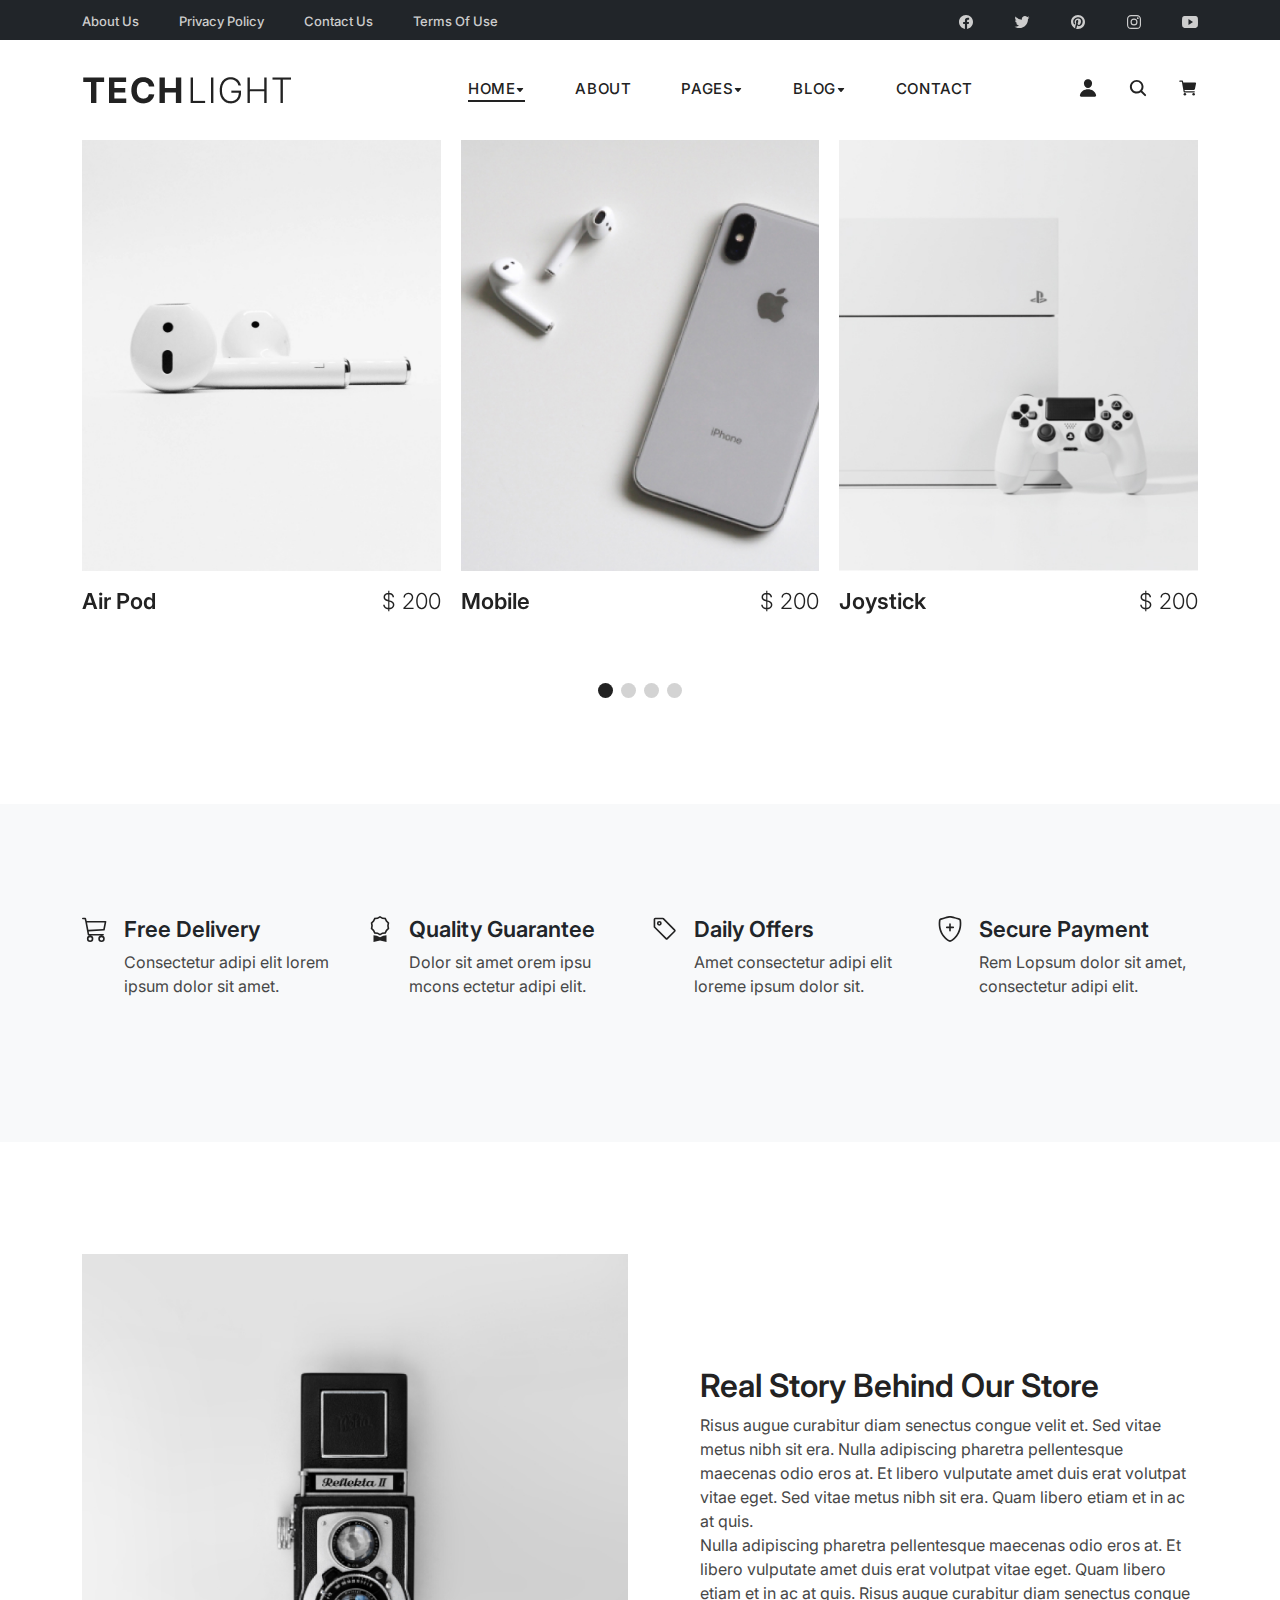
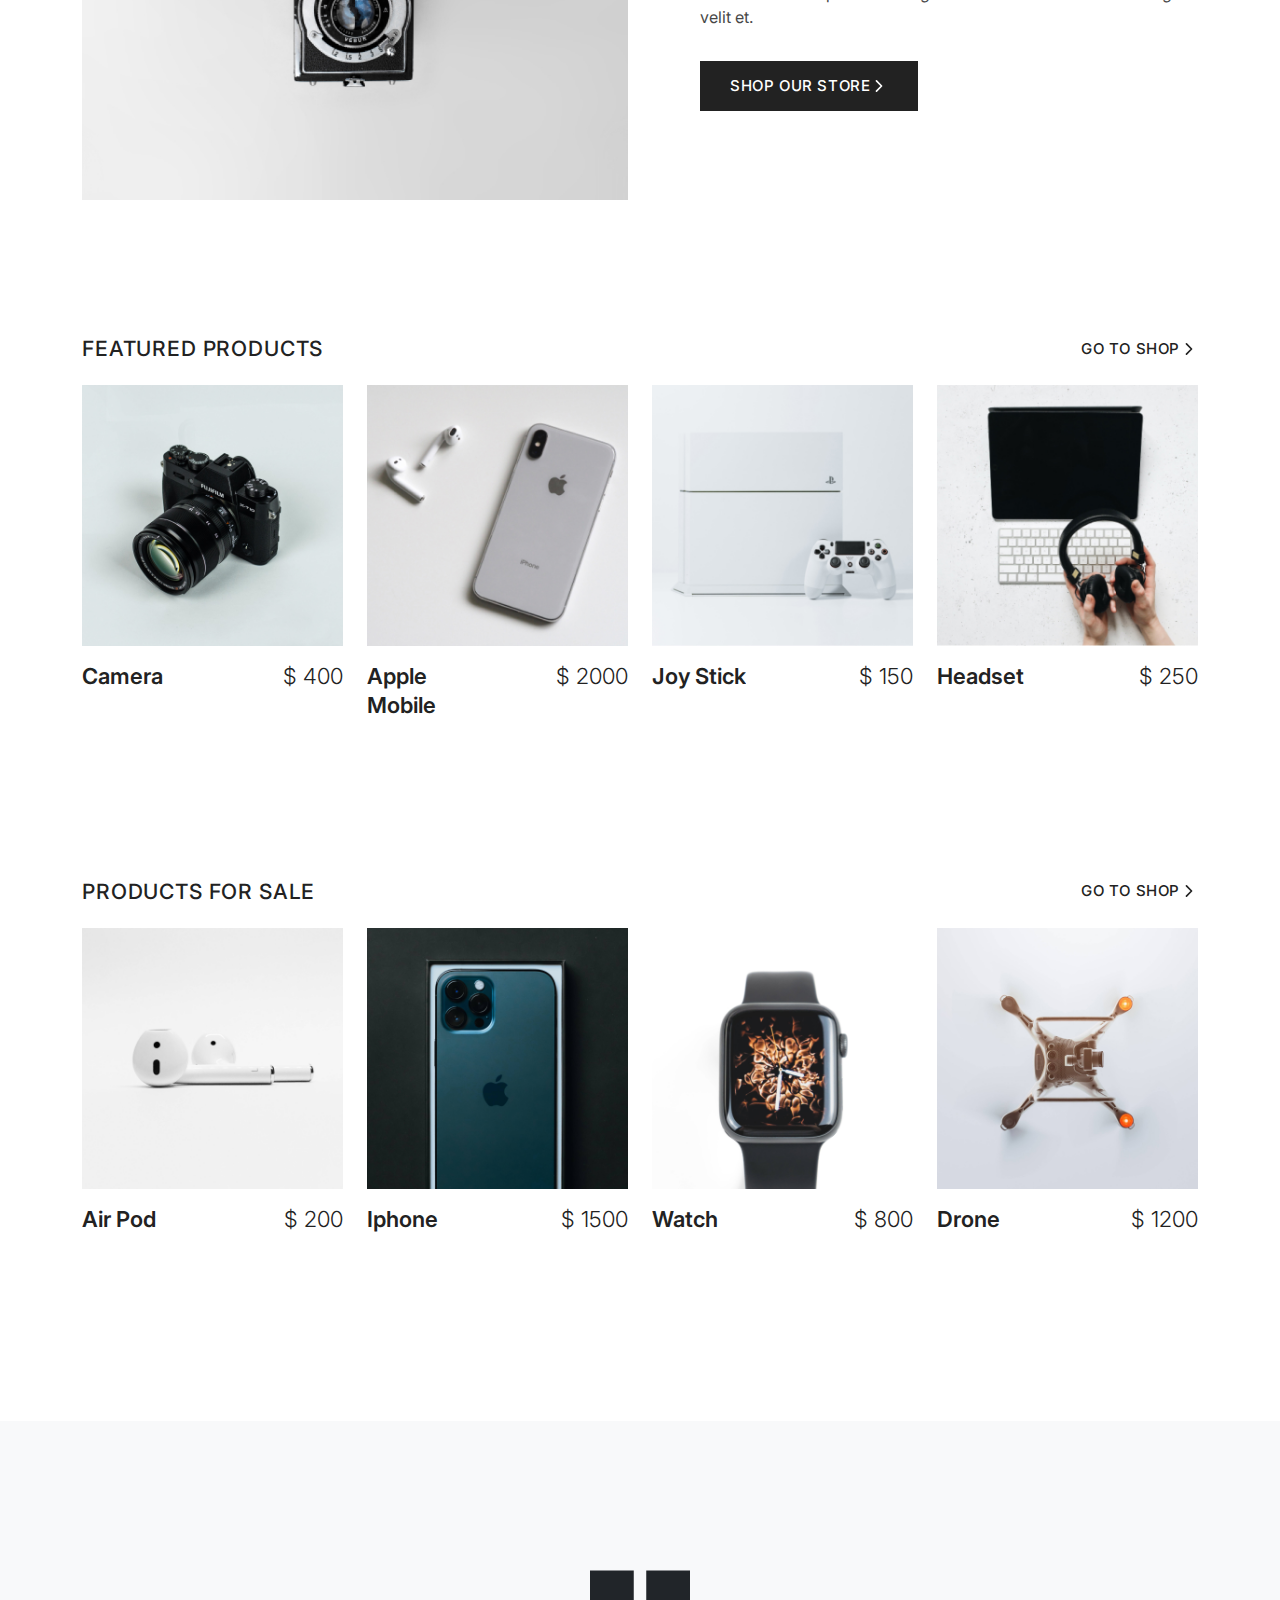
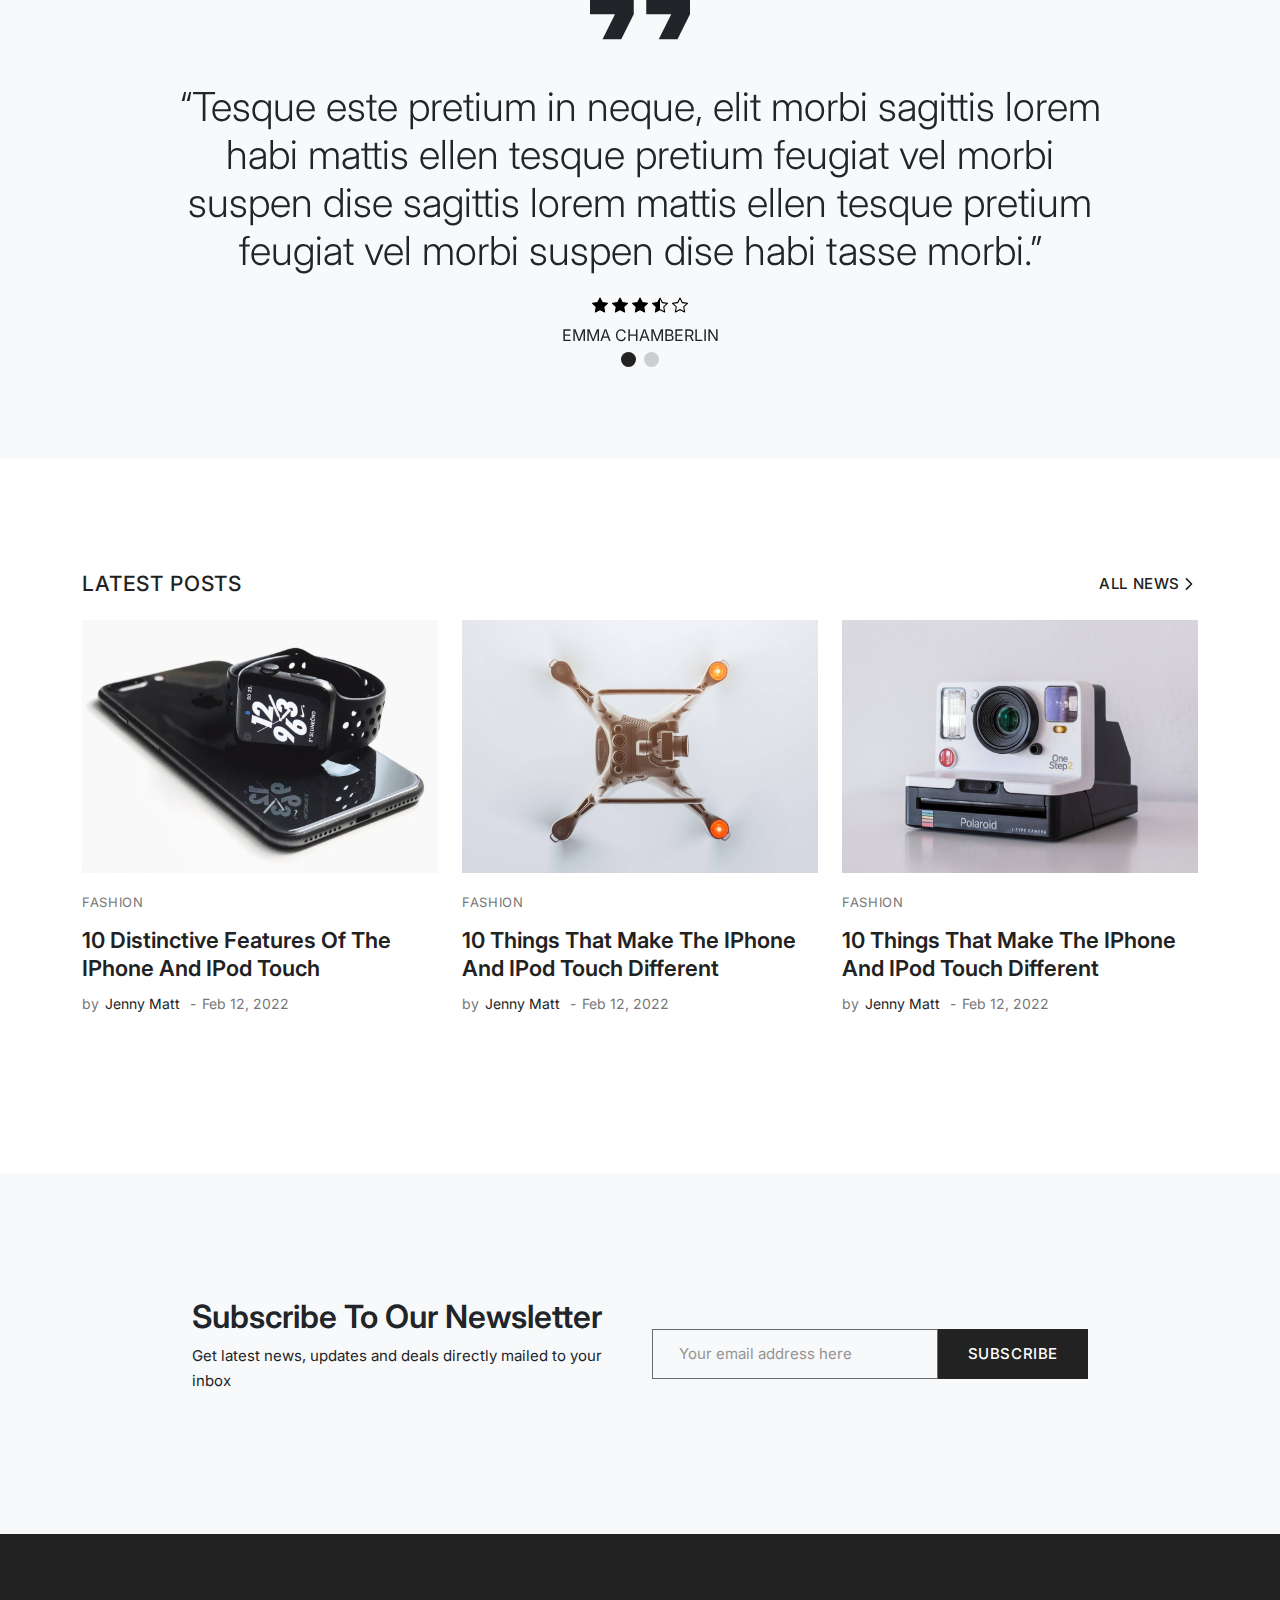
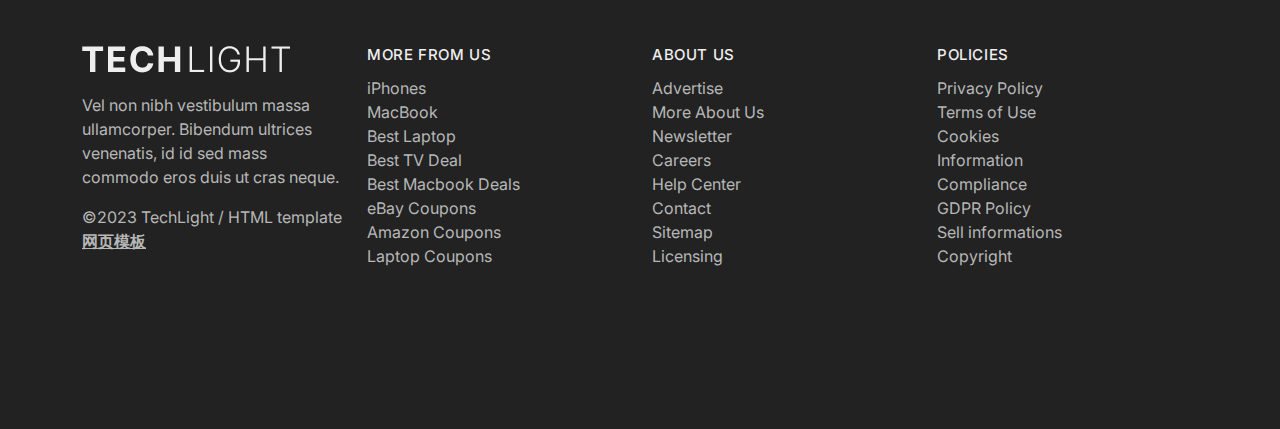
<file: shop-home.html>
<!DOCTYPE html>
<html>
<head>
	<title>TechLight - Tech Blog Free HTML CSS Website Template</title>

    <meta charset="utf-8">
    <meta http-equiv="X-UA-Compatible" content="IE=edge">
    <meta name="viewport" content="width=device-width, initial-scale=1.0">
    <meta name="format-detection" content="telephone=no">
    <meta name="apple-mobile-web-app-capable" content="yes">
    <meta name="author" content="">
    <meta name="keywords" content="">
    <meta name="description" content="">

    <link rel="stylesheet" type="text/css" href="css/vendor.css">
    <link href="css/bootstrap.min.css" rel="stylesheet">
    <link rel="stylesheet" type="text/css" href="css/main.css">

    <link rel="preconnect" href="https://fonts.googleapis.com">		
	<link rel="preconnect" href="https://fonts.gstatic.com" crossorigin>
	<link href="https://fonts.googleapis.com/css2?family=Inter:wght@100;200;300;400;500;600;700;800;900&display=swap" rel="stylesheet">
</head>
<body>

<svg xmlns="http://www.w3.org/2000/svg" style="display: none;">
	<symbol id="logo-facebook" xmlns="http://www.w3.org/2000/svg" class="ionicon" viewBox="0 0 512 512">
		<title>Facebook</title><path fill="currentColor" fill-rule="evenodd" d="M480 257.35c0-123.7-100.3-224-224-224s-224 100.3-224 224c0 111.8 81.9 204.47 189 221.29V322.12h-56.89v-64.77H221V208c0-56.13 33.45-87.16 84.61-87.16c24.51 0 50.15 4.38 50.15 4.38v55.13H327.5c-27.81 0-36.51 17.26-36.51 35v42h62.12l-9.92 64.77H291v156.54c107.1-16.81 189-109.48 189-221.31Z"/>
  	</symbol>
  	<symbol id="logo-twitter" xmlns="http://www.w3.org/2000/svg" class="ionicon" viewBox="0 0 512 512">
		<title>Twitter</title><path fill="currentColor" d="M496 109.5a201.8 201.8 0 0 1-56.55 15.3a97.51 97.51 0 0 0 43.33-53.6a197.74 197.74 0 0 1-62.56 23.5A99.14 99.14 0 0 0 348.31 64c-54.42 0-98.46 43.4-98.46 96.9a93.21 93.21 0 0 0 2.54 22.1a280.7 280.7 0 0 1-203-101.3A95.69 95.69 0 0 0 36 130.4c0 33.6 17.53 63.3 44 80.7A97.5 97.5 0 0 1 35.22 199v1.2c0 47 34 86.1 79 95a100.76 100.76 0 0 1-25.94 3.4a94.38 94.38 0 0 1-18.51-1.8c12.51 38.5 48.92 66.5 92.05 67.3A199.59 199.59 0 0 1 39.5 405.6a203 203 0 0 1-23.5-1.4A278.68 278.68 0 0 0 166.74 448c181.36 0 280.44-147.7 280.44-275.8c0-4.2-.11-8.4-.31-12.5A198.48 198.48 0 0 0 496 109.5Z"/>
  	</symbol>
  	<symbol id="logo-pinterest" xmlns="http://www.w3.org/2000/svg" class="ionicon" viewBox="0 0 512 512">
		<title>Pinterest</title><path fill="currentColor" d="M256.05 32c-123.7 0-224 100.3-224 224c0 91.7 55.2 170.5 134.1 205.2c-.6-15.6-.1-34.4 3.9-51.4c4.3-18.2 28.8-122.1 28.8-122.1s-7.2-14.3-7.2-35.4c0-33.2 19.2-58 43.2-58c20.4 0 30.2 15.3 30.2 33.6c0 20.5-13.1 51.1-19.8 79.5c-5.6 23.8 11.9 43.1 35.4 43.1c42.4 0 71-54.5 71-119.1c0-49.1-33.1-85.8-93.2-85.8c-67.9 0-110.3 50.7-110.3 107.3c0 19.5 5.8 33.3 14.8 43.9c4.1 4.9 4.7 6.9 3.2 12.5c-1.1 4.1-3.5 14-4.6 18c-1.5 5.7-6.1 7.7-11.2 5.6c-31.3-12.8-45.9-47-45.9-85.6c0-63.6 53.7-139.9 160.1-139.9c85.5 0 141.8 61.9 141.8 128.3c0 87.9-48.9 153.5-120.9 153.5c-24.2 0-46.9-13.1-54.7-27.9c0 0-13 51.6-15.8 61.6c-4.7 17.3-14 34.5-22.5 48a225.13 225.13 0 0 0 63.5 9.2c123.7 0 224-100.3 224-224S379.75 32 256.05 32Z"/>
  	</symbol>
  	<symbol id="logo-instagram" xmlns="http://www.w3.org/2000/svg" class="ionicon" viewBox="0 0 512 512">
		<title>Instagram</title><path fill="currentColor" d="M349.33 69.33a93.62 93.62 0 0 1 93.34 93.34v186.66a93.62 93.62 0 0 1-93.34 93.34H162.67a93.62 93.62 0 0 1-93.34-93.34V162.67a93.62 93.62 0 0 1 93.34-93.34h186.66m0-37.33H162.67C90.8 32 32 90.8 32 162.67v186.66C32 421.2 90.8 480 162.67 480h186.66C421.2 480 480 421.2 480 349.33V162.67C480 90.8 421.2 32 349.33 32Z"/><path fill="currentColor" d="M377.33 162.67a28 28 0 1 1 28-28a27.94 27.94 0 0 1-28 28ZM256 181.33A74.67 74.67 0 1 1 181.33 256A74.75 74.75 0 0 1 256 181.33m0-37.33a112 112 0 1 0 112 112a112 112 0 0 0-112-112Z"/>
  	</symbol>
  	<symbol id="logo-youtube" xmlns="http://www.w3.org/2000/svg" class="ionicon" viewBox="0 0 512 512">
		<title>Youtube</title><path fill="currentColor" d="M508.64 148.79c0-45-33.1-81.2-74-81.2C379.24 65 322.74 64 265 64h-18c-57.6 0-114.2 1-169.6 3.6C36.6 67.6 3.5 104 3.5 149C1 184.59-.06 220.19 0 255.79q-.15 53.4 3.4 106.9c0 45 33.1 81.5 73.9 81.5c58.2 2.7 117.9 3.9 178.6 3.8q91.2.3 178.6-3.8c40.9 0 74-36.5 74-81.5c2.4-35.7 3.5-71.3 3.4-107q.34-53.4-3.26-106.9ZM207 353.89v-196.5l145 98.2Z"/>
  	</symbol>
  	<symbol id="person" xmlns="http://www.w3.org/2000/svg" class="ionicon" viewBox="0 0 512 512">
		<title>Login</title><path fill="currentColor" d="M332.64 64.58C313.18 43.57 286 32 256 32c-30.16 0-57.43 11.5-76.8 32.38c-19.58 21.11-29.12 49.8-26.88 80.78C156.76 206.28 203.27 256 256 256s99.16-49.71 103.67-110.82c2.27-30.7-7.33-59.33-27.03-80.6ZM432 480H80a31 31 0 0 1-24.2-11.13c-6.5-7.77-9.12-18.38-7.18-29.11C57.06 392.94 83.4 353.61 124.8 326c36.78-24.51 83.37-38 131.2-38s94.42 13.5 131.2 38c41.4 27.6 67.74 66.93 76.18 113.75c1.94 10.73-.68 21.34-7.18 29.11A31 31 0 0 1 432 480Z"/>
  	</symbol>
  	<symbol id="search" xmlns="http://www.w3.org/2000/svg" class="ionicon" viewBox="0 0 512 512">
		<title>Search</title><path fill="currentColor" d="M456.69 421.39L362.6 327.3a173.81 173.81 0 0 0 34.84-104.58C397.44 126.38 319.06 48 222.72 48S48 126.38 48 222.72s78.38 174.72 174.72 174.72A173.81 173.81 0 0 0 327.3 362.6l94.09 94.09a25 25 0 0 0 35.3-35.3ZM97.92 222.72a124.8 124.8 0 1 1 124.8 124.8a124.95 124.95 0 0 1-124.8-124.8Z"/>
  	</symbol>
  	<symbol id="cart" xmlns="http://www.w3.org/2000/svg" class="ionicon" viewBox="0 0 512 512">
		<title>Cart</title><circle cx="176" cy="416" r="32" fill="currentColor"/><circle cx="400" cy="416" r="32" fill="currentColor"/><path fill="currentColor" d="M456.8 120.78a23.92 23.92 0 0 0-18.56-8.78H133.89l-6.13-34.78A16 16 0 0 0 112 64H48a16 16 0 0 0 0 32h50.58l45.66 258.78A16 16 0 0 0 160 368h256a16 16 0 0 0 0-32H173.42l-5.64-32h241.66A24.07 24.07 0 0 0 433 284.71l28.8-144a24 24 0 0 0-5-19.93Z"/>
  	</symbol>
  	<symbol id="long-arrow-alt-left" xmlns="http://www.w3.org/2000/svg" class="la" viewBox="0 0 32 32">
        <title>Long Arrow Left</title><path fill="currentColor" d="M10.813 9.281L4.093 16l6.72 6.719l1.406-1.438L7.938 17H28v-2H7.937l4.282-4.281z"/>
    </symbol>
    <symbol id="long-arrow-alt-right" xmlns="http://www.w3.org/2000/svg" class="la" viewBox="0 0 32 32">
    	<title>Long Arrow Right</title><path fill="currentColor" d="M21.188 9.281L19.78 10.72L24.063 15H4v2h20.063l-4.282 4.281l1.407 1.438L27.905 16z"/>
    </symbol>
  	<symbol id="caret-down" xmlns="http://www.w3.org/2000/svg" class="ionicon" viewBox="0 0 512 512">
		<title>Caret Down</title><path fill="currentColor" d="m98 190.06l139.78 163.12a24 24 0 0 0 36.44 0L414 190.06c13.34-15.57 2.28-39.62-18.22-39.62h-279.6c-20.5 0-31.56 24.05-18.18 39.62Z"/>
  	</symbol>
  	<symbol id="arrow-back" xmlns="http://www.w3.org/2000/svg" class="ionicon" viewBox="0 0 512 512">
		<title>Arrow Back</title><path fill="none" stroke="currentColor" stroke-linecap="round" stroke-linejoin="round" stroke-width="48" d="M244 400L100 256l144-144M120 256h292"/>
  	</symbol>
  	<symbol id="arrow-forward" xmlns="http://www.w3.org/2000/svg" class="ionicon" viewBox="0 0 512 512">
		<title>Arrow Forward</title><path fill="none" stroke="currentColor" stroke-linecap="round" stroke-linejoin="round" stroke-width="48" d="m268 112l144 144l-144 144m124-144H100"/>
  	</symbol>
  	<symbol id="chevron-forward" xmlns="http://www.w3.org/2000/svg" class="ionicon" viewBox="0 0 512 512">
		<title>Chevron Forward</title><path fill="none" stroke="currentColor" stroke-linecap="round" stroke-linejoin="round" stroke-width="48" d="m184 112l144 144l-144 144"/>
  	</symbol>
  	<symbol id="play" xmlns="http://www.w3.org/2000/svg" class="ionicon" viewBox="0 0 512 512">
		<title>Play</title><path fill="currentColor" d="M133 440a35.37 35.37 0 0 1-17.5-4.67c-12-6.8-19.46-20-19.46-34.33V111c0-14.37 7.46-27.53 19.46-34.33a35.13 35.13 0 0 1 35.77.45l247.85 148.36a36 36 0 0 1 0 61l-247.89 148.4A35.5 35.5 0 0 1 133 440Z"/>
  	</symbol>
  	<symbol id="menu-sharp" xmlns="http://www.w3.org/2000/svg" class="ionicon" viewBox="0 0 512 512">
		<title>Menu</title><path fill="currentColor" d="M64 384h384v-42.67H64Zm0-106.67h384v-42.66H64ZM64 128v42.67h384V128Z"/>
  	</symbol>
  	<symbol id="close-sharp" xmlns="http://www.w3.org/2000/svg" class="ionicon" viewBox="0 0 512 512">
		<title>Cross</title><path fill="currentColor" d="M400 145.49L366.51 112L256 222.51L145.49 112L112 145.49L222.51 256L112 366.51L145.49 400L256 289.49L366.51 400L400 366.51L289.49 256L400 145.49z"/>
  	</symbol>
  	<symbol id="cart-outline" xmlns="http://www.w3.org/2000/svg" viewBox="0 0 16 16">
		<title>Cart Outline</title><path d="M0 1.5A.5.5 0 0 1 .5 1H2a.5.5 0 0 1 .485.379L2.89 3H14.5a.5.5 0 0 1 .49.598l-1 5a.5.5 0 0 1-.465.401l-9.397.472L4.415 11H13a.5.5 0 0 1 0 1H4a.5.5 0 0 1-.491-.408L2.01 3.607 1.61 2H.5a.5.5 0 0 1-.5-.5zM3.102 4l.84 4.479 9.144-.459L13.89 4H3.102zM5 12a2 2 0 1 0 0 4 2 2 0 0 0 0-4zm7 0a2 2 0 1 0 0 4 2 2 0 0 0 0-4zm-7 1a1 1 0 1 1 0 2 1 1 0 0 1 0-2zm7 0a1 1 0 1 1 0 2 1 1 0 0 1 0-2z" />
	</symbol>
	<symbol id="quality" xmlns="http://www.w3.org/2000/svg" viewBox="0 0 16 16">
		<title>Quality</title><path d="M9.669.864 8 0 6.331.864l-1.858.282-.842 1.68-1.337 1.32L2.6 6l-.306 1.854 1.337 1.32.842 1.68 1.858.282L8 12l1.669-.864 1.858-.282.842-1.68 1.337-1.32L13.4 6l.306-1.854-1.337-1.32-.842-1.68L9.669.864zm1.196 1.193.684 1.365 1.086 1.072L12.387 6l.248 1.506-1.086 1.072-.684 1.365-1.51.229L8 10.874l-1.355-.702-1.51-.229-.684-1.365-1.086-1.072L3.614 6l-.25-1.506 1.087-1.072.684-1.365 1.51-.229L8 1.126l1.356.702 1.509.229z" />
		<path d="M4 11.794V16l4-1 4 1v-4.206l-2.018.306L8 13.126 6.018 12.1 4 11.794z" />
	</symbol>
	<symbol id="price-tag" xmlns="http://www.w3.org/2000/svg" viewBox="0 0 16 16">
		<title>Price Tag</title><path d="M6 4.5a1.5 1.5 0 1 1-3 0 1.5 1.5 0 0 1 3 0zm-1 0a.5.5 0 1 0-1 0 .5.5 0 0 0 1 0z" />
		<path d="M2 1h4.586a1 1 0 0 1 .707.293l7 7a1 1 0 0 1 0 1.414l-4.586 4.586a1 1 0 0 1-1.414 0l-7-7A1 1 0 0 1 1 6.586V2a1 1 0 0 1 1-1zm0 5.586 7 7L13.586 9l-7-7H2v4.586z" />
	</symbol>
	<symbol id="shield-plus" xmlns="http://www.w3.org/2000/svg" viewBox="0 0 16 16">
		<title>Shield Plus</title><path d="M5.338 1.59a61.44 61.44 0 0 0-2.837.856.481.481 0 0 0-.328.39c-.554 4.157.726 7.19 2.253 9.188a10.725 10.725 0 0 0 2.287 2.233c.346.244.652.42.893.533.12.057.218.095.293.118a.55.55 0 0 0 .101.025.615.615 0 0 0 .1-.025c.076-.023.174-.061.294-.118.24-.113.547-.29.893-.533a10.726 10.726 0 0 0 2.287-2.233c1.527-1.997 2.807-5.031 2.253-9.188a.48.48 0 0 0-.328-.39c-.651-.213-1.75-.56-2.837-.855C9.552 1.29 8.531 1.067 8 1.067c-.53 0-1.552.223-2.662.524zM5.072.56C6.157.265 7.31 0 8 0s1.843.265 2.928.56c1.11.3 2.229.655 2.887.87a1.54 1.54 0 0 1 1.044 1.262c.596 4.477-.787 7.795-2.465 9.99a11.775 11.775 0 0 1-2.517 2.453 7.159 7.159 0 0 1-1.048.625c-.28.132-.581.24-.829.24s-.548-.108-.829-.24a7.158 7.158 0 0 1-1.048-.625 11.777 11.777 0 0 1-2.517-2.453C1.928 10.487.545 7.169 1.141 2.692A1.54 1.54 0 0 1 2.185 1.43 62.456 62.456 0 0 1 5.072.56z" />
		<path d="M8 4.5a.5.5 0 0 1 .5.5v1.5H10a.5.5 0 0 1 0 1H8.5V9a.5.5 0 0 1-1 0V7.5H6a.5.5 0 0 1 0-1h1.5V5a.5.5 0 0 1 .5-.5z" />
	</symbol>
	<symbol id="star-fill" xmlns="http://www.w3.org/2000/svg" viewBox="0 0 16 16">
		<path d="M3.612 15.443c-.386.198-.824-.149-.746-.592l.83-4.73L.173 6.765c-.329-.314-.158-.888.283-.95l4.898-.696L7.538.792c.197-.39.73-.39.927 0l2.184 4.327 4.898.696c.441.062.612.636.282.95l-3.522 3.356.83 4.73c.078.443-.36.79-.746.592L8 13.187l-4.389 2.256z" />
	</symbol>
	<symbol id="star-empty" xmlns="http://www.w3.org/2000/svg" viewBox="0 0 16 16">
		<path d="M2.866 14.85c-.078.444.36.791.746.593l4.39-2.256 4.389 2.256c.386.198.824-.149.746-.592l-.83-4.73 3.522-3.356c.33-.314.16-.888-.282-.95l-4.898-.696L8.465.792a.513.513 0 0 0-.927 0L5.354 5.12l-4.898.696c-.441.062-.612.636-.283.95l3.523 3.356-.83 4.73zm4.905-2.767-3.686 1.894.694-3.957a.565.565 0 0 0-.163-.505L1.71 6.745l4.052-.576a.525.525 0 0 0 .393-.288L8 2.223l1.847 3.658a.525.525 0 0 0 .393.288l4.052.575-2.906 2.77a.565.565 0 0 0-.163.506l.694 3.957-3.686-1.894a.503.503 0 0 0-.461 0z" />
	</symbol>
	<symbol id="star-half" xmlns="http://www.w3.org/2000/svg" viewBox="0 0 16 16">
		<path d="M5.354 5.119 7.538.792A.516.516 0 0 1 8 .5c.183 0 .366.097.465.292l2.184 4.327 4.898.696A.537.537 0 0 1 16 6.32a.548.548 0 0 1-.17.445l-3.523 3.356.83 4.73c.078.443-.36.79-.746.592L8 13.187l-4.389 2.256a.52.52 0 0 1-.146.05c-.342.06-.668-.254-.6-.642l.83-4.73L.173 6.765a.55.55 0 0 1-.172-.403.58.58 0 0 1 .085-.302.513.513 0 0 1 .37-.245l4.898-.696zM8 12.027a.5.5 0 0 1 .232.056l3.686 1.894-.694-3.957a.565.565 0 0 1 .162-.505l2.907-2.77-4.052-.576a.525.525 0 0 1-.393-.288L8.001 2.223 8 2.226v9.8z" />
	</symbol>
	<symbol id="quote" xmlns="http://www.w3.org/2000/svg" viewBox="0 0 24 24">
		<path fill="currentColor" d="m15 17l2-4h-4V6h7v7l-2 4h-3Zm-9 0l2-4H4V6h7v7l-2 4H6Z" />
	</symbol>
</svg>

<div id="preloader">
  <div id="loader"></div>
</div>

<div class="search-popup">
  <div class="search-popup-container">

    <h3 class="my-3">Search Here</h3>
    <form role="search" method="get" class="search-form" action="">
        <input type="search" id="search-form" class="search-field" placeholder="Type and press enter" value="" name="s" />
        <button type="submit" class="search-submit">
	        <a href="#" class="search-button">
	          <svg class="bi" width="20" height="20"><use xlink:href="#search"></use></svg>
	        </a>
	    </button>
    </form>

  </div>
</div>
<header id="header-wrap">
	<div class="top-header bg-dark">

		<div class="container py-2 d-flex justify-content-between text-white">
			
			<div class="secondary-nav">
				<ul class="d-flex m-0 list-unstyled">
					<li><a href="#about">About Us</a></li>
					<li><a href="#about">Privacy Policy</a></li>
					<li><a href="#about">Contact Us</a></li>
					<li><a href="#about">Terms of Use</a></li>
				</ul>
			</div>

			<div class="social-share">
				<ul class="d-flex flex-wrap m-0 list-unstyled">
					<li><a href="#"><svg class="bi" width="16" height="16"><use xlink:href="#logo-facebook"></use></svg></a></li>
					<li><a href="#"><svg class="bi" width="16" height="16"><use xlink:href="#logo-twitter"></use></svg></a></li>
					<li><a href="#"><svg class="bi" width="16" height="16"><use xlink:href="#logo-pinterest"></use></svg></a></li>
					<li><a href="#"><svg class="bi" width="16" height="16"><use xlink:href="#logo-instagram"></use></svg></a></li>
					<li><a href="#"><svg class="bi" width="16" height="16"><use xlink:href="#logo-youtube"></use></svg></a></li>
				</ul>
			</div>

		</div>

	</div>

	<nav id="header-nav" class="navbar navbar-expand-lg py-4">

		<div class="container align-items-center">

			<a class="navbar-brand" href="index.html">
				<img src="images/logo.png" class="logo">
			</a>
			<button class="navbar-toggler d-flex d-lg-none" type="button" data-bs-toggle="offcanvas" data-bs-target="#offcanvasRight" aria-controls="offcanvasRight">
		    	<svg class="bi" width="36" height="36"><use xlink:href="#menu-sharp"></use></svg>
		 	</button>

			<div class="offcanvas offcanvas-end" tabindex="-1" id="offcanvasRight" aria-labelledby="offcanvasRightLabel">
				<div class="offcanvas-header justify-content-end">
	              <button type="button" data-bs-dismiss="offcanvas" aria-label="Close" data-bs-target="#bdNavbar">
	              	<svg class="bi" width="36" height="36"><use xlink:href="#close-sharp"></use></svg>
	              </button>
	            </div>
				<div class="offcanvas-body justify-content-end">
					<ul id="navbar" class="navbar-nav d-flex justify-content-end flex-wrap list-unstyled m-0">
						<li class="nav-item dropdown">
							<a class="nav-link active" href="#" role="button" data-bs-toggle="dropdown" aria-expanded="true">Home<svg class="bi" width="10" height="10"><use xlink:href="#caret-down"></use></svg></a>
							<ul class="dropdown-menu" data-bs-popper="none">
					          	<li><a href="index.html" class="dropdown-item">Blog Home</a></li>
					          	<li><a href="shop-home.html" class="dropdown-item active">Shop Home</a></li>
					        </ul>
						</li>
						<li class="nav-item">
							<a class="nav-link" href="about.html">About</a>
						</li>
				        <li class="nav-item dropdown">
				         	<a class="nav-link" href="#" role="button" data-bs-toggle="dropdown" aria-expanded="true">Pages<svg class="bi" width="10" height="10"><use xlink:href="#caret-down"></use></svg></a>
							<ul class="dropdown-menu" data-bs-popper="none">
					          	<li><a href="shop.html" class="dropdown-item">Shop <small><b>(PRO)</b></small></a></li>
					          	<li><a href="shop-single.html" class="dropdown-item">Shop Single <small><b>(PRO)</b></small></a></li>
					          	<li><a href="cart.html" class="dropdown-item">Cart <small><b>(PRO)</b></small></a></li>
					          	<li><a href="checkout.html" class="dropdown-item">Checkout <small><b>(PRO)</b></small></a></li>
					          	<li><a href="login.html" class="dropdown-item">Login <small><b>(PRO)</b></small></a></li>
					          	<li><a href="styles.html" class="dropdown-item">Styles</a></li>
					        </ul>
				        </li>
				        <li class="nav-item dropdown">
				         	<a class="nav-link" href="#" role="button" data-bs-toggle="dropdown" aria-expanded="true">Blog<svg class="bi" width="10" height="10"><use xlink:href="#caret-down"></use></svg></a>
							<ul class="dropdown-menu" data-bs-popper="none">
					          	<li><a href="blog.html" class="dropdown-item">Blog <small><b>(PRO)</b></small></a></li>
					          	<li><a href="blog-masonry.html" class="dropdown-item">Blog Masonry <small><b>(PRO)</b></small></a></li>
					          	<li><a href="single-post.html" class="dropdown-item">Single Post <small><b>(PRO)</b></small></a></li>
					        </ul>
				        </li>
						<li class="nav-item">
							<a class="nav-link" href="contact.html">Contact</a>
						</li>

						<li class="nav-item">
		                  <div class="user-items">
		                    <ul class="d-flex justify-content-end list-unstyled m-0">
		                      <li>
		                        <a href="login.html">
		                          <svg class="bi" width="20" height="20"><use xlink:href="#person"></use></svg>
		                        </a>
		                      </li>
		                      <li>
		                        <a href="#" class="search-button">
		                          <svg class="bi" width="20" height="20"><use xlink:href="#search"></use></svg>
		                        </a>
		                      </li>
		                      <li>
		                        <a href="cart.html">
		                          <svg class="bi" width="20" height="20"><use xlink:href="#cart"></use></svg>
		                        </a>
		                      </li>
		                    </ul>
		                  </div>
		                </li>

					</ul>
				</div>
			</div>

		</div>

	</nav>	
</header>

<section id="slider" class="position-relative padding-large no-padding-top">

	<div class="container">

		<div class="swiper main-shop-slider overflow-hidden">
		    <div class="swiper-wrapper">

		        <div class="swiper-slide product-card link-effect">
					<figure class="zoom-effect">
						<a href="single-product.html" class="zoom-in"><img src="images/product-lg1.jpg" alt="stories" class="lgpostImg img-fluid"></a>
					</figure>
					<div class="story-title-wrap my-3 d-flex justify-content-between">
						<h3 class="story-title"><a href="single-product.html">Air pod</a></h3>
						<a class="price" href="#" data-after="ADD TO CART"><span>$ 200</span></a>
					</div>
				</div>

		        <div class="swiper-slide product-card link-effect">
					<figure class="zoom-effect">
						<a href="single-product.html" class="zoom-in"><img src="images/product-lg2.jpg" alt="stories" class="lgpostImg img-fluid"></a>
					</figure>
					<div class="story-title-wrap my-3 d-flex justify-content-between">
						<h3 class="story-title"><a href="single-product.html">Mobile</a></h3>
						<a class="price" href="#" data-after="ADD TO CART"><span>$ 200</span></a>
					</div>
				</div>

		        <div class="swiper-slide product-card link-effect">
					<figure class="zoom-effect">
						<a href="single-product.html" class="zoom-in"><img src="images/product-lg3.jpg" alt="stories" class="lgpostImg img-fluid"></a>
					</figure>
					<div class="story-title-wrap my-3 d-flex justify-content-between">
						<h3 class="story-title"><a href="single-product.html">Joystick</a></h3>
						<a class="price" href="#" data-after="ADD TO CART"><span>$ 200</span></a>
					</div>
				</div>

		        <div class="swiper-slide product-card link-effect">
					<figure class="zoom-effect">
						<a href="single-product.html" class="zoom-in"><img src="images/product-lg4.jpg" alt="stories" class="lgpostImg img-fluid"></a>
					</figure>
					<div class="story-title-wrap my-3 d-flex justify-content-between">
						<h3 class="story-title"><a href="single-product.html">Toy Robot</a></h3>
						<a class="price" href="#" data-after="ADD TO CART"><span>$ 200</span></a>
					</div>
				</div>

		        <div class="swiper-slide product-card link-effect">
					<figure class="zoom-effect">
						<a href="single-product.html" class="zoom-in"><img src="images/product-lg5.jpg" alt="stories" class="lgpostImg img-fluid"></a>
					</figure>
					<div class="story-title-wrap my-3 d-flex justify-content-between">
						<h3 class="story-title"><a href="single-product.html">Iphone</a></h3>
						<a class="price" href="#" data-after="ADD TO CART"><span>$ 200</span></a>
					</div>
				</div>

		        <div class="swiper-slide product-card link-effect">
					<figure class="zoom-effect">
						<a href="single-product.html" class="zoom-in"><img src="images/product-lg6.jpg" alt="stories" class="lgpostImg img-fluid"></a>
					</figure>
					<div class="story-title-wrap my-3 d-flex justify-content-between">
						<h3 class="story-title"><a href="single-product.html">Watch</a></h3>
						<a class="price" href="#" data-after="ADD TO CART"><span>$ 200</span></a>
					</div>
				</div>

		    </div>
		</div>
	    <div class="swiper-icon swiper-arrow main-shop-slider-arrow-next position-absolute top-0 bottom-0 end-0 d-flex align-items-center">
          <a href="#"><svg class="bi" width="60" height="60"><use xlink:href="#long-arrow-alt-right"></use></svg></a>
        </div>
	    <div class="swiper-icon swiper-arrow main-shop-slider-arrow-prev position-absolute top-0 bottom-0 start-0 d-flex align-items-center">
          <a href="#"><svg class="bi" width="60" height="60"><use xlink:href="#long-arrow-alt-left"></use></svg></a>
        </div>
        <div class="swiper-pagination main-shop-slider-pagination"></div>

	</div>
</section>

<section id="company-services" class="bg-light padding-large">
  <div class="container">
    <div class="row">
      <div class="col-lg-3 col-md-6 pb-3">
        <div class="icon-box d-flex">
          <div class="icon-box-icon pe-3 pb-3">
            <svg class="cart-outline">
              <use xlink:href="#cart-outline" />
            </svg>
          </div>
          <div class="icon-box-content">
            <h3 class="card-title text-dark">Free delivery</h3>
            <p>Consectetur adipi elit lorem ipsum dolor sit amet.</p>
          </div>
        </div>
      </div>
      <div class="col-lg-3 col-md-6 pb-3">
        <div class="icon-box d-flex">
          <div class="icon-box-icon pe-3 pb-3">
            <svg class="quality">
              <use xlink:href="#quality" />
            </svg>
          </div>
          <div class="icon-box-content">
            <h3 class="card-title text-dark">Quality guarantee</h3>
            <p>Dolor sit amet orem ipsu mcons ectetur adipi elit.</p>
          </div>
        </div>
      </div>
      <div class="col-lg-3 col-md-6 pb-3">
        <div class="icon-box d-flex">
          <div class="icon-box-icon pe-3 pb-3">
            <svg class="price-tag">
              <use xlink:href="#price-tag" />
            </svg>
          </div>
          <div class="icon-box-content">
            <h3 class="card-title text-dark">Daily offers</h3>
            <p>Amet consectetur adipi elit loreme ipsum dolor sit.</p>
          </div>
        </div>
      </div>
      <div class="col-lg-3 col-md-6 pb-3">
        <div class="icon-box d-flex">
          <div class="icon-box-icon pe-3 pb-3">
            <svg class="shield-plus">
              <use xlink:href="#shield-plus" />
            </svg>
          </div>
          <div class="icon-box-content">
            <h3 class="card-title text-dark">Secure payment</h3>
            <p>Rem Lopsum dolor sit amet, consectetur adipi elit.</p>
          </div>
        </div>
      </div>
    </div>
  </div>
</section>

<section id="about-us" class="padding-large no-padding-bottom">
  <div class="container">
    <div class="row d-flex flex-wrap align-items-center justify-content-between">
      <div class="col-md-6">
        <div class="image-holder mb-4">
          <div>
            <img src="images/single-image.jpg" alt="single" class="single-image img-fluid">
          </div>
        </div>
      </div>
      <div class="col-md-6">
        <div class="detail ps-5">
          <div class="display-header">
            <h2>Real Story behind our store</h2>
            <p class="pb-3">Risus augue curabitur diam senectus congue velit et. Sed vitae metus nibh sit era. Nulla adipiscing pharetra pellentesque maecenas odio eros at. Et libero vulputate amet duis erat volutpat vitae eget. Sed vitae metus nibh sit era. Quam libero etiam et in ac at quis. </br>
            Nulla adipiscing pharetra pellentesque maecenas odio eros at. Et libero vulputate amet duis erat volutpat vitae eget. Quam libero etiam et in ac at quis. Risus augue curabitur diam senectus congue velit et. </p>
            <a href="shop.html" class="button btn-bg-dark">Shop our store<svg class="bi" width="18" height="18"><use xlink:href="#chevron-forward"></use></svg></a>
          </div>
        </div>
      </div>
    </div>
  </div>
</section>

<section id="product-for-sale" class="position-relative margin-large no-margin-bottom">
	<div class="container">
		<div class="title-wrap d-flex justify-content-between">			
			<div class="section-header">
				<h4 class="elementary-title">Featured Products</h4>
			</div><!--section-header-->
			<a href="shop.html" class="button">Go to shop<svg class="bi" width="18" height="18"><use xlink:href="#chevron-forward"></use></svg></a>
		</div>
		<div class="row">

			<div class="col-md-3 product-card link-effect">
				<figure class="zoom-effect">
					<a href="single-product.html" class="zoom-in"><img src="images/product6.jpg" alt="stories" class="lgpostImg img-fluid"></a>
				</figure>
				<div class="story-title-wrap my-3 d-flex justify-content-between">
					<h3 class="story-title"><a href="single-product.html">Camera</a></h3>
					<a class="price" href="#" data-after="ADD TO CART"><span>$ 400</span></a>
				</div>
			</div>
			<div class="col-md-3 product-card link-effect">
				<figure class="zoom-effect">
					<a href="single-product.html" class="zoom-in"><img src="images/product7.jpg" alt="stories" class="lgpostImg img-fluid"></a>
				</figure>
				<div class="story-title-wrap my-3 d-flex justify-content-between">
					<h3 class="story-title"><a href="single-product.html">Apple Mobile</a></h3>
					<a class="price" href="#" data-after="ADD TO CART"><span>$ 2000</span></a>
				</div>
			</div>
			<div class="col-md-3 product-card link-effect">
				<figure class="zoom-effect">
					<a href="single-product.html" class="zoom-in"><img src="images/product8.jpg" alt="stories" class="lgpostImg img-fluid"></a>
				</figure>
				<div class="story-title-wrap my-3 d-flex justify-content-between">
					<h3 class="story-title"><a href="single-product.html">Joy Stick</a></h3>
					<a class="price" href="#" data-after="ADD TO CART"><span>$ 150</span></a>
				</div>
			</div>
			<div class="col-md-3 product-card link-effect">
				<figure class="zoom-effect">
					<a href="single-product.html" class="zoom-in"><img src="images/product9.jpg" alt="stories" class="lgpostImg img-fluid"></a>
				</figure>
				<div class="story-title-wrap my-3 d-flex justify-content-between">
					<h3 class="story-title"><a href="single-product.html">Headset</a></h3>
					<a class="price" href="#" data-after="ADD TO CART"><span>$ 250</span></a>
				</div>
			</div>

		</div>
	</div>
</section>

<section id="product-for-sale" class="position-relative margin-large">
	<div class="container">
		<div class="title-wrap d-flex justify-content-between">			
			<div class="section-header">
				<h4 class="elementary-title">Products for sale</h4>
			</div><!--section-header-->
			<a href="shop.html" class="button">Go to shop<svg class="bi" width="18" height="18"><use xlink:href="#chevron-forward"></use></svg></a>
		</div>
		<div class="row">

			<div class="col-md-3 product-card link-effect">
				<figure class="zoom-effect">
					<a href="single-product.html" class="zoom-in"><img src="images/product1.jpg" alt="stories" class="lgpostImg img-fluid"></a>
				</figure>
				<div class="story-title-wrap my-3 d-flex justify-content-between">
					<h3 class="story-title"><a href="single-product.html">Air pod</a></h3>
					<a class="price" href="#" data-after="ADD TO CART"><span>$ 200</span></a>
				</div>
			</div>
			<div class="col-md-3 product-card link-effect">
				<figure class="zoom-effect">
					<a href="single-product.html" class="zoom-in"><img src="images/product2.jpg" alt="stories" class="lgpostImg img-fluid"></a>
				</figure>
				<div class="story-title-wrap my-3 d-flex justify-content-between">
					<h3 class="story-title"><a href="single-product.html">Iphone</a></h3>
					<a class="price" href="#" data-after="ADD TO CART"><span>$ 1500</span></a>
				</div>
			</div>
			<div class="col-md-3 product-card link-effect">
				<figure class="zoom-effect">
					<a href="single-product.html" class="zoom-in"><img src="images/product3.jpg" alt="stories" class="lgpostImg img-fluid"></a>
				</figure>
				<div class="story-title-wrap my-3 d-flex justify-content-between">
					<h3 class="story-title"><a href="single-product.html">Watch</a></h3>
					<a class="price" href="#" data-after="ADD TO CART"><span>$ 800</span></a>
				</div>
			</div>
			<div class="col-md-3 product-card link-effect">
				<figure class="zoom-effect">
					<a href="single-product.html" class="zoom-in"><img src="images/product4.jpg" alt="stories" class="lgpostImg img-fluid"></a>
				</figure>
				<div class="story-title-wrap my-3 d-flex justify-content-between">
					<h3 class="story-title"><a href="single-product.html">Drone</a></h3>
					<a class="price" href="#" data-after="ADD TO CART"><span>$ 1200</span></a>
				</div>
			</div>

		</div>
	</div>
</section>

<section id="testimonials" class="bg-light padding-large position-relative">
  <div class="container">
    <div class="row">
      <div class="review-content position-relative">
        <div class="swiper-icon swiper-arrow swiper-arrow-prev position-absolute d-flex align-items-center">
          <svg class="bi" width="60" height="60"><use xlink:href="#long-arrow-alt-left"></use></svg>
        </div>
        <div class="swiper testimonial-swiper overflow-hidden">
          <div class="quotation text-center">
            <svg class="quote">
              <use xlink:href="#quote" />
            </svg>
          </div>
          <div class="swiper-wrapper">
            <div class="swiper-slide text-center d-flex justify-content-center">
              <div class="review-item col-md-10">
                <i class="icon icon-review"></i>
                <blockquote>“Tesque este pretium in neque, elit morbi sagittis lorem habi mattis ellen tesque pretium feugiat vel morbi suspen dise sagittis lorem mattis ellen tesque pretium feugiat vel morbi suspen dise habi tasse morbi.”</blockquote>
                <div class="rating">
                  <svg class="star star-fill">
                    <use xlink:href="#star-fill"></use>
                  </svg>
                  <svg class="star star-fill">
                    <use xlink:href="#star-fill"></use>
                  </svg>
                  <svg class="star star-fill">
                    <use xlink:href="#star-fill"></use>
                  </svg>
                  <svg class="star star-half">
                    <use xlink:href="#star-half"></use>
                  </svg>
                  <svg class="star star-empty">
                    <use xlink:href="#star-empty"></use>
                  </svg>
                </div>
                <div class="author-detail">
                  <div class="name text-dark text-uppercase pt-2">Emma Chamberlin</div>
                </div>
              </div>
            </div>
            <div class="swiper-slide text-center d-flex justify-content-center">
              <div class="review-item col-md-10">
                <i class="icon icon-review"></i>
                <blockquote>“A blog is a digital publication that can complement a website or exist independently. A blog may include articles, short posts, listicles, infographics, videos, and other digital content.”</blockquote>
                <div class="rating">
                  <svg class="star star-fill">
                    <use xlink:href="#star-fill"></use>
                  </svg>
                  <svg class="star star-fill">
                    <use xlink:href="#star-fill"></use>
                  </svg>
                  <svg class="star star-fill">
                    <use xlink:href="#star-fill"></use>
                  </svg>
                  <svg class="star star-fill">
                    <use xlink:href="#star-fill"></use>
                  </svg>
                  <svg class="star star-fill">
                    <use xlink:href="#star-fill"></use>
                  </svg>
                </div>
                <div class="author-detail">
                  <div class="name text-dark text-uppercase pt-2">Jennie Rose</div>
                </div>
              </div>
            </div>
          </div>
        </div>
        <div class="swiper-icon swiper-arrow swiper-arrow-next position-absolute d-flex align-items-center">
          <svg class="bi" width="60" height="60"><use xlink:href="#long-arrow-alt-right"></use></svg>
        </div>
        <div class="swiper-pagination testimonial-pagination"></div>
      </div>
    </div>
  </div>
  <div class="swiper-pagination"></div>
</section>

<section id="latest-posts" class="latest-posts margin-large">
	<div class="container">
		<div class="title-wrap d-flex justify-content-between">			
			<div class="section-header">
				<h4 class="elementary-title">Latest Posts</h4>
			</div><!--section-header-->
			<a href="blog.html" class="button">All news<svg class="bi" width="18" height="18"><use xlink:href="#chevron-forward"></use></svg></a>
		</div>
		<div class="row">
			<div class="post-item col-md-4">
				<figure class="zoom-effect">
					<a href="single-post.html" class="zoom-in"><img src="images/item1.jpg" alt="stories" class="blogImg img-fluid"></a>
				</figure>
				<div class="story-title-wrap mt-3">
					<div class="post-meta"><a href="blog.html">Fashion</a></div>
					<h3 class="story-title"><a href="single-post.html">10 Distinctive Features of the iPhone and iPod Touch</a></h3>				
					<div class="entry-meta">
						<span class="author"><span class="sp">by</span><span class="author-name">Jenny Matt</span></span>
						<span class="meta-date"><span class="sp">-</span><time class="published" datetime="">Feb 12, 2022</time></span>
					</div>
				</div>
			</div>
			<div class="post-item col-md-4">
				<figure class="zoom-effect">
					<a href="single-post.html" class="zoom-in"><img src="images/item2.jpg" alt="stories" class="blogImg img-fluid"></a>
				</figure>
				<div class="story-title-wrap mt-3">
					<div class="post-meta"><a href="blog.html">Fashion</a></div>
					<h3 class="story-title"><a href="single-post.html">10 Things That Make the iPhone and iPod touch different</a></h3>				
					<div class="entry-meta">
						<span class="author"><span class="sp">by</span><span class="author-name">Jenny Matt</span></span>
						<span class="meta-date"><span class="sp">-</span><time class="published" datetime="">Feb 12, 2022</time></span>
					</div>
				</div>
			</div>
			<div class="post-item col-md-4">
				<figure class="zoom-effect">
					<a href="single-post.html" class="zoom-in"><img src="images/item3.jpg" alt="stories" class="blogImg img-fluid"></a>
				</figure>
				<div class="story-title-wrap mt-3">
					<div class="post-meta"><a href="blog.html">Fashion</a></div>
					<h3 class="story-title"><a href="single-post.html">10 Things That Make the iPhone and iPod touch different</a></h3>				
					<div class="entry-meta">
						<span class="author"><span class="sp">by</span><span class="author-name">Jenny Matt</span></span>
						<span class="meta-date"><span class="sp">-</span><time class="published" datetime="">Feb 12, 2022</time></span>
					</div>
				</div>
			</div>
		</div>
	</div>
</section>

<section id="newsletter" class="bg-light padding-medium">
 	<div class="container">
 		<div class="newsletter bg-light">
	 		<div class="row">
	 			<div class="col-lg-6 col-md-12 title">
		 			<h2 class="text-dark">Subscribe to Our Newsletter</h2>
		 			<p class="text-dark">Get latest news, updates and deals directly mailed to your inbox</p> 				
	 			</div>
	 			<form class="col-lg-6 col-md-12 d-flex align-items-center">
	 				<div class="d-flex">
			            <input id="newsletter1" type="text" class="form-control text-dark" placeholder="Your email address here">
			            <button class="button btn-bg-dark" type="button">Subscribe</button>
			        </div>
	 			</form>
	 		</div> 			
 		</div>
 	</div>
</section>

<footer id="footer" class="padding-large">
	<div class="container">
	    <div class="row">

	      <div class="col-md-3 mb-5">
			<a href="index.html"><img src="images/logo-light.png" class="logo"></a>
			<p>Vel non nibh vestibulum massa ullamcorper. Bibendum ultrices venenatis, id id sed mass commodo eros duis ut cras neque.</p>
		    <p>©2023 TechLight / HTML template <a target="_blank" href="http://www.mobanwang.com/" title="网页模板" class="link-primary fw-bold text-decoration-underline">网页模板</a></p>
	      </div>

	      <div class="col-md-3 mb-5">
	        <h5>More from us</h5>
	        <ul class="nav flex-column">
	          <li class="nav-item"><a href="#" class="nav-link">iPhones</a></li>
	          <li class="nav-item"><a href="#" class="nav-link">MacBook</a></li>
	          <li class="nav-item"><a href="#" class="nav-link">Best Laptop</a></li>
	          <li class="nav-item"><a href="#" class="nav-link">Best TV Deal</a></li>
	          <li class="nav-item"><a href="#" class="nav-link">Best Macbook Deals</a></li>
	          <li class="nav-item"><a href="#" class="nav-link">eBay Coupons</a></li>
	          <li class="nav-item"><a href="#" class="nav-link">Amazon Coupons</a></li>
	          <li class="nav-item"><a href="#" class="nav-link">Laptop Coupons</a></li>	          
	        </ul>
	      </div>

	      <div class="col-md-3 mb-5">
	        <h5>About us</h5>
	        <ul class="nav flex-column">
	          <li class="nav-item"><a href="#" class="nav-link">Advertise</a></li>
	          <li class="nav-item"><a href="#" class="nav-link">More About Us</a></li>
	          <li class="nav-item"><a href="#" class="nav-link">Newsletter</a></li>
	          <li class="nav-item"><a href="#" class="nav-link">Careers</a></li>
	          <li class="nav-item"><a href="#" class="nav-link">Help Center</a></li>
	          <li class="nav-item"><a href="#" class="nav-link">Contact</a></li>
	          <li class="nav-item"><a href="#" class="nav-link">Sitemap</a></li>
	          <li class="nav-item"><a href="#" class="nav-link">Licensing</a></li>	          
	        </ul>
	      </div>

	      <div class="col-md-3 mb-5">
	        <h5>Policies</h5>
	        <ul class="nav flex-column">
	          <li class="nav-item"><a href="#" class="nav-link">Privacy Policy</a></li>
	          <li class="nav-item"><a href="#" class="nav-link">Terms of Use</a></li>
	          <li class="nav-item"><a href="#" class="nav-link">Cookies</a></li>
	          <li class="nav-item"><a href="#" class="nav-link">Information</a></li>
	          <li class="nav-item"><a href="#" class="nav-link">Compliance</a></li>
	          <li class="nav-item"><a href="#" class="nav-link">GDPR Policy</a></li>
	          <li class="nav-item"><a href="#" class="nav-link">Sell informations</a></li>
	          <li class="nav-item"><a href="#" class="nav-link">Copyright</a></li>
	        </ul>
	      </div>

	    </div>
	</div>
</footer>

<script src="js/jquery-1.11.0.min.js"></script>
<script src="js/bootstrap.min.js"></script>
<script src="js/plugins.js"></script>
<script src="js/script.js"></script>

</body>
</html>
</file>
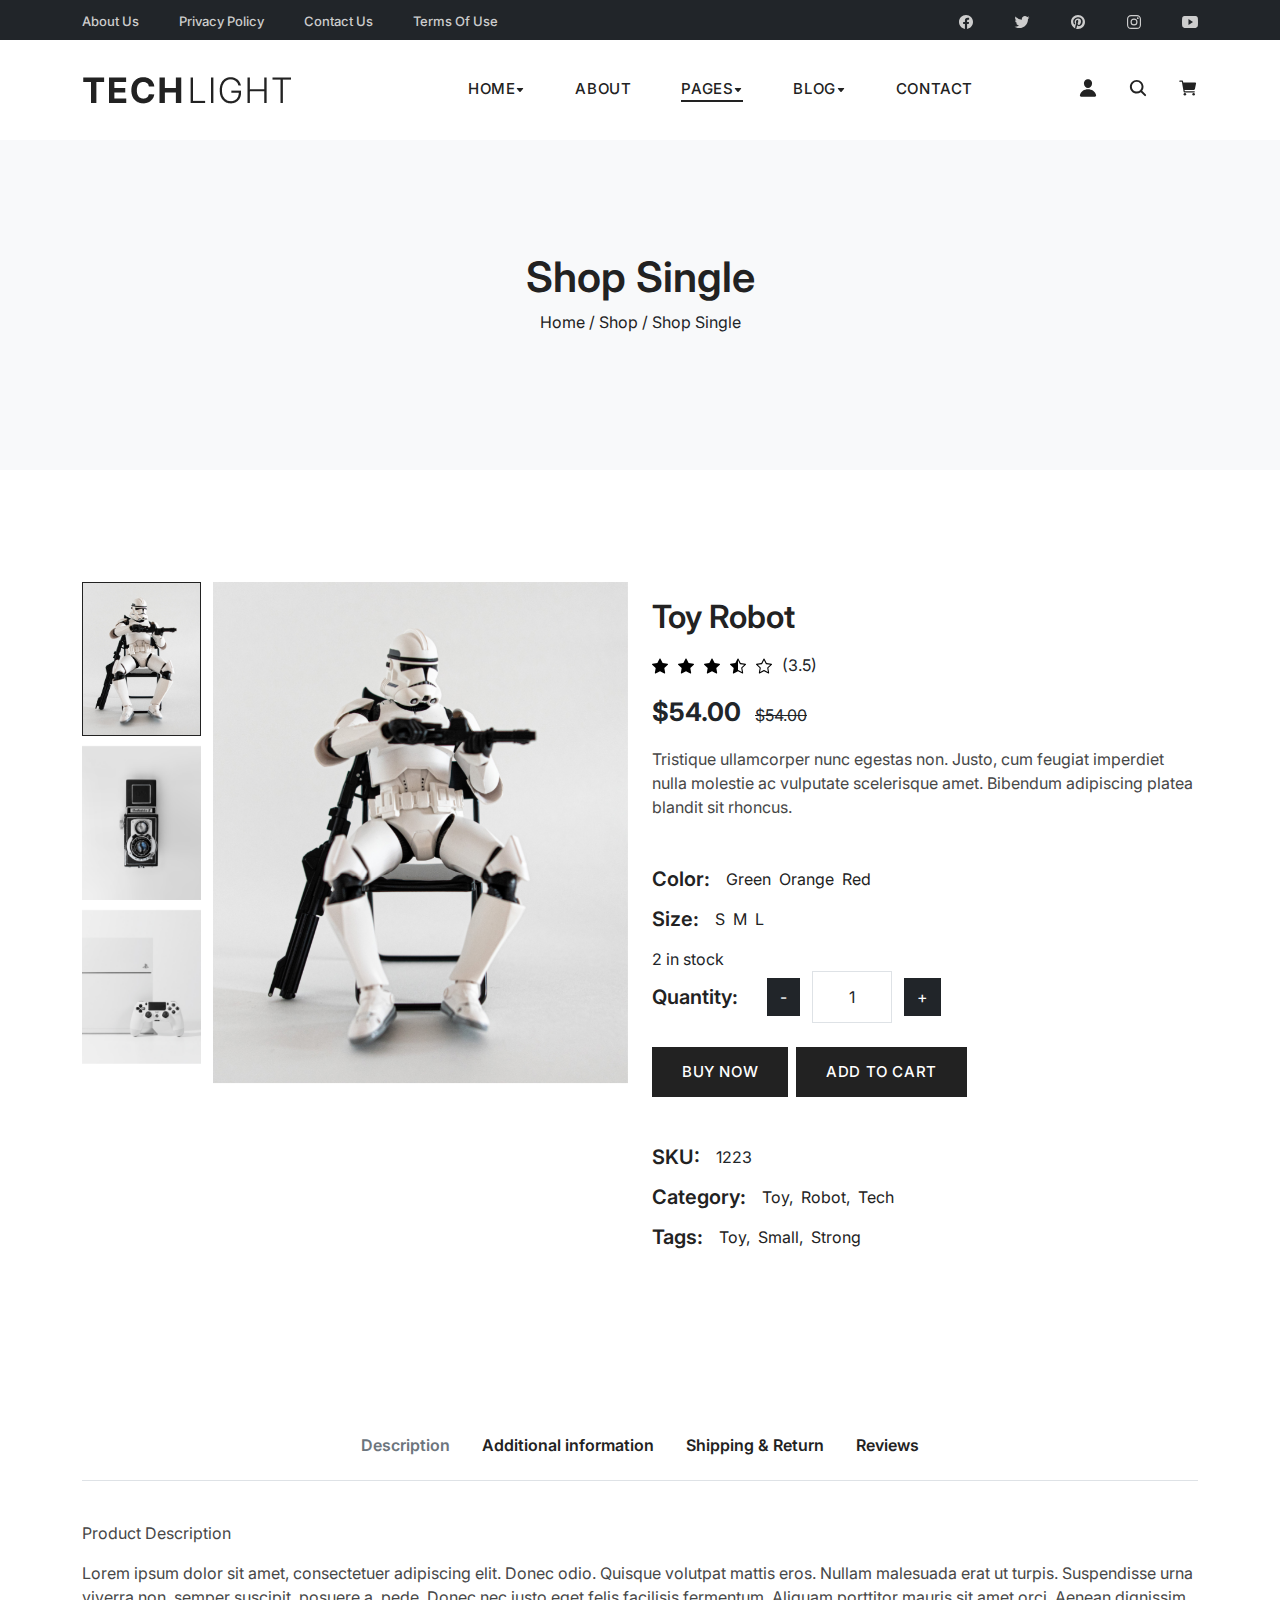
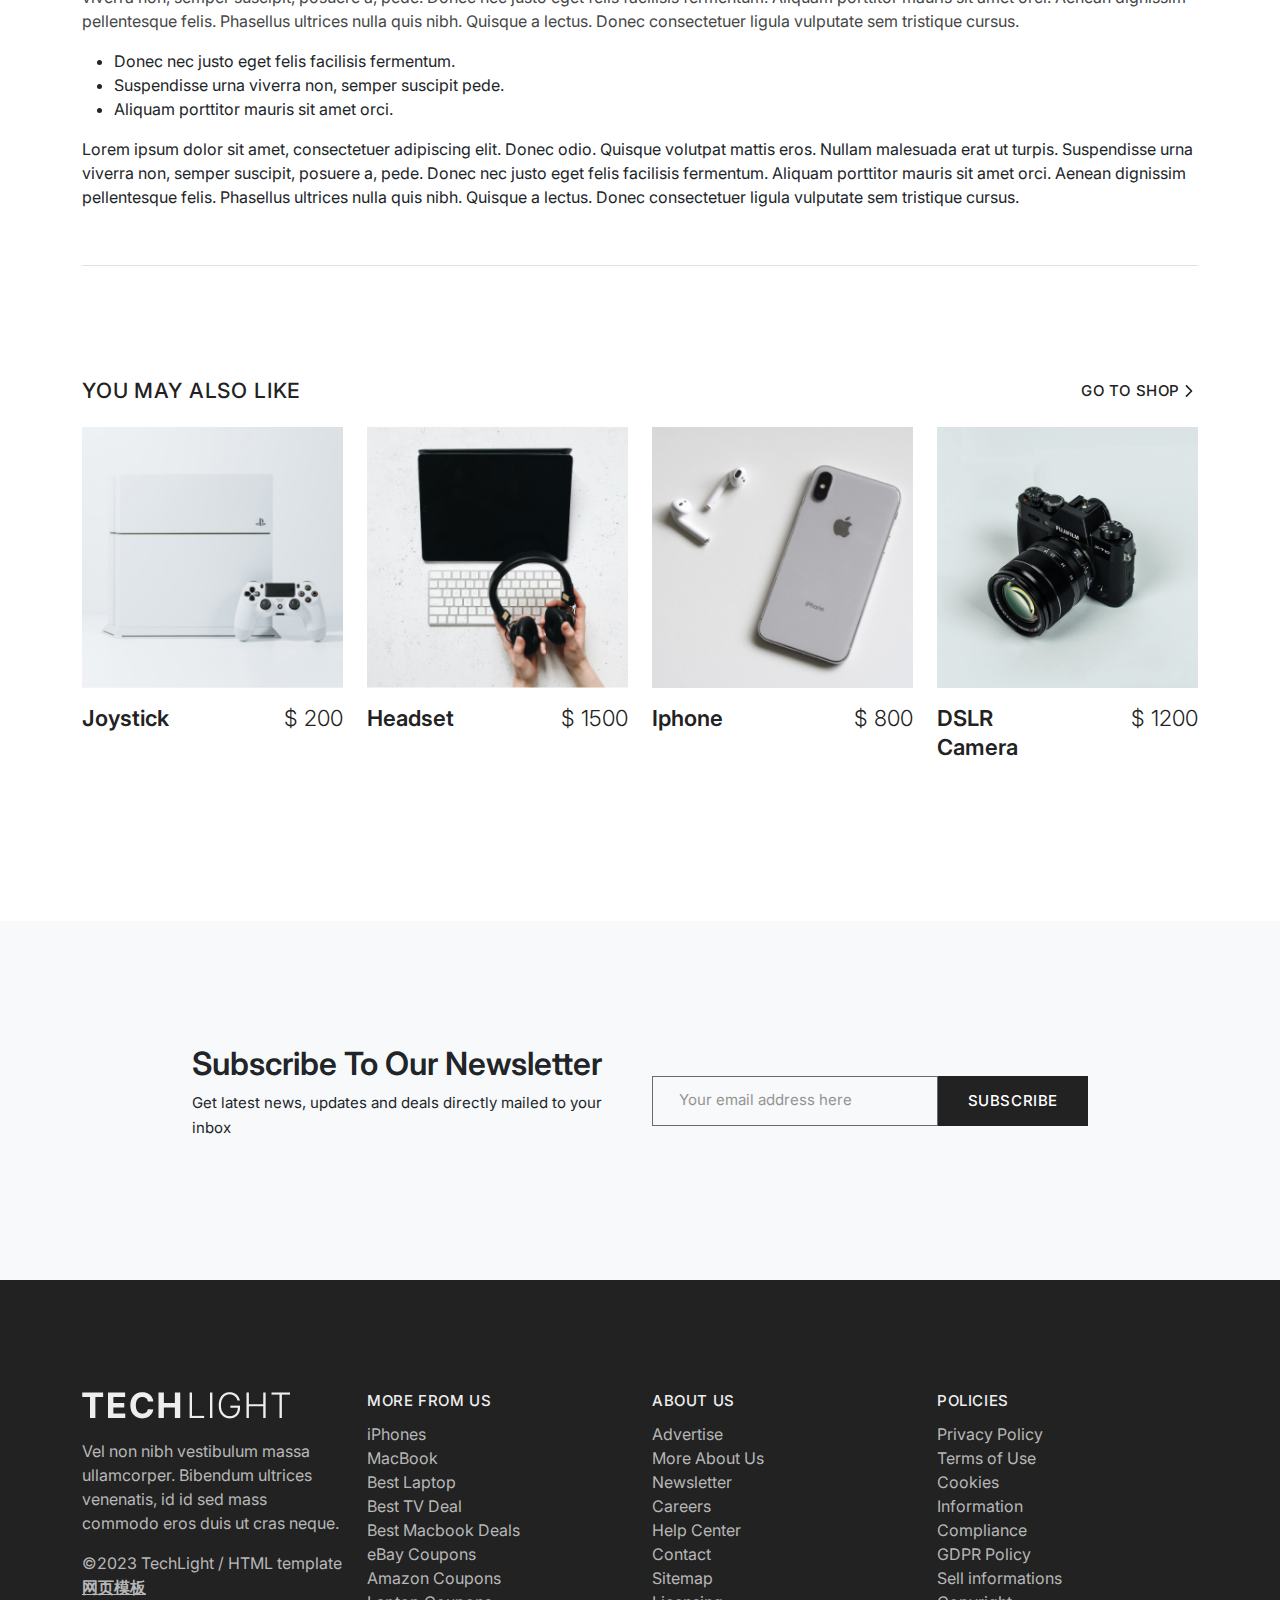
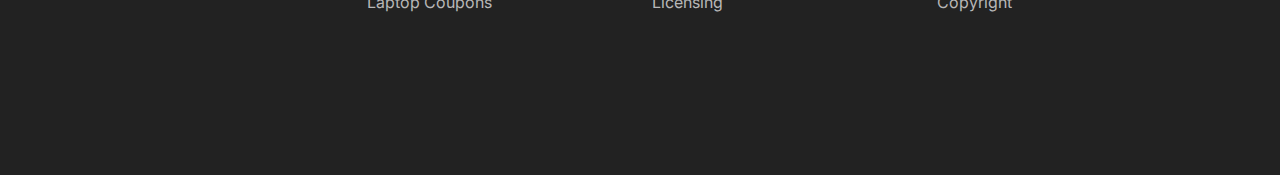
<file: shop-single.html>
<!DOCTYPE html>
<html>
<head>
  <title>TechLight - Tech Blog Free HTML CSS Website Template</title>

    <meta charset="utf-8">
    <meta http-equiv="X-UA-Compatible" content="IE=edge">
    <meta name="viewport" content="width=device-width, initial-scale=1.0">
    <meta name="format-detection" content="telephone=no">
    <meta name="apple-mobile-web-app-capable" content="yes">
    <meta name="author" content="">
    <meta name="keywords" content="">
    <meta name="description" content="">

    <link rel="stylesheet" type="text/css" href="css/vendor.css">
    <link href="css/bootstrap.min.css" rel="stylesheet">
    <link rel="stylesheet" type="text/css" href="css/main.css">

    <link rel="preconnect" href="https://fonts.googleapis.com">   
  <link rel="preconnect" href="https://fonts.gstatic.com" crossorigin>
  <link href="https://fonts.googleapis.com/css2?family=Inter:wght@100;200;300;400;500;600;700;800;900&display=swap" rel="stylesheet">
</head>
<body>

<svg xmlns="http://www.w3.org/2000/svg" style="display: none;">
  <symbol id="logo-facebook" xmlns="http://www.w3.org/2000/svg" class="ionicon" viewBox="0 0 512 512">
    <title>Facebook</title><path fill="currentColor" fill-rule="evenodd" d="M480 257.35c0-123.7-100.3-224-224-224s-224 100.3-224 224c0 111.8 81.9 204.47 189 221.29V322.12h-56.89v-64.77H221V208c0-56.13 33.45-87.16 84.61-87.16c24.51 0 50.15 4.38 50.15 4.38v55.13H327.5c-27.81 0-36.51 17.26-36.51 35v42h62.12l-9.92 64.77H291v156.54c107.1-16.81 189-109.48 189-221.31Z"/>
    </symbol>
    <symbol id="logo-twitter" xmlns="http://www.w3.org/2000/svg" class="ionicon" viewBox="0 0 512 512">
    <title>Twitter</title><path fill="currentColor" d="M496 109.5a201.8 201.8 0 0 1-56.55 15.3a97.51 97.51 0 0 0 43.33-53.6a197.74 197.74 0 0 1-62.56 23.5A99.14 99.14 0 0 0 348.31 64c-54.42 0-98.46 43.4-98.46 96.9a93.21 93.21 0 0 0 2.54 22.1a280.7 280.7 0 0 1-203-101.3A95.69 95.69 0 0 0 36 130.4c0 33.6 17.53 63.3 44 80.7A97.5 97.5 0 0 1 35.22 199v1.2c0 47 34 86.1 79 95a100.76 100.76 0 0 1-25.94 3.4a94.38 94.38 0 0 1-18.51-1.8c12.51 38.5 48.92 66.5 92.05 67.3A199.59 199.59 0 0 1 39.5 405.6a203 203 0 0 1-23.5-1.4A278.68 278.68 0 0 0 166.74 448c181.36 0 280.44-147.7 280.44-275.8c0-4.2-.11-8.4-.31-12.5A198.48 198.48 0 0 0 496 109.5Z"/>
    </symbol>
    <symbol id="logo-pinterest" xmlns="http://www.w3.org/2000/svg" class="ionicon" viewBox="0 0 512 512">
    <title>Pinterest</title><path fill="currentColor" d="M256.05 32c-123.7 0-224 100.3-224 224c0 91.7 55.2 170.5 134.1 205.2c-.6-15.6-.1-34.4 3.9-51.4c4.3-18.2 28.8-122.1 28.8-122.1s-7.2-14.3-7.2-35.4c0-33.2 19.2-58 43.2-58c20.4 0 30.2 15.3 30.2 33.6c0 20.5-13.1 51.1-19.8 79.5c-5.6 23.8 11.9 43.1 35.4 43.1c42.4 0 71-54.5 71-119.1c0-49.1-33.1-85.8-93.2-85.8c-67.9 0-110.3 50.7-110.3 107.3c0 19.5 5.8 33.3 14.8 43.9c4.1 4.9 4.7 6.9 3.2 12.5c-1.1 4.1-3.5 14-4.6 18c-1.5 5.7-6.1 7.7-11.2 5.6c-31.3-12.8-45.9-47-45.9-85.6c0-63.6 53.7-139.9 160.1-139.9c85.5 0 141.8 61.9 141.8 128.3c0 87.9-48.9 153.5-120.9 153.5c-24.2 0-46.9-13.1-54.7-27.9c0 0-13 51.6-15.8 61.6c-4.7 17.3-14 34.5-22.5 48a225.13 225.13 0 0 0 63.5 9.2c123.7 0 224-100.3 224-224S379.75 32 256.05 32Z"/>
    </symbol>
    <symbol id="logo-instagram" xmlns="http://www.w3.org/2000/svg" class="ionicon" viewBox="0 0 512 512">
    <title>Instagram</title><path fill="currentColor" d="M349.33 69.33a93.62 93.62 0 0 1 93.34 93.34v186.66a93.62 93.62 0 0 1-93.34 93.34H162.67a93.62 93.62 0 0 1-93.34-93.34V162.67a93.62 93.62 0 0 1 93.34-93.34h186.66m0-37.33H162.67C90.8 32 32 90.8 32 162.67v186.66C32 421.2 90.8 480 162.67 480h186.66C421.2 480 480 421.2 480 349.33V162.67C480 90.8 421.2 32 349.33 32Z"/><path fill="currentColor" d="M377.33 162.67a28 28 0 1 1 28-28a27.94 27.94 0 0 1-28 28ZM256 181.33A74.67 74.67 0 1 1 181.33 256A74.75 74.75 0 0 1 256 181.33m0-37.33a112 112 0 1 0 112 112a112 112 0 0 0-112-112Z"/>
    </symbol>
    <symbol id="logo-youtube" xmlns="http://www.w3.org/2000/svg" class="ionicon" viewBox="0 0 512 512">
    <title>Youtube</title><path fill="currentColor" d="M508.64 148.79c0-45-33.1-81.2-74-81.2C379.24 65 322.74 64 265 64h-18c-57.6 0-114.2 1-169.6 3.6C36.6 67.6 3.5 104 3.5 149C1 184.59-.06 220.19 0 255.79q-.15 53.4 3.4 106.9c0 45 33.1 81.5 73.9 81.5c58.2 2.7 117.9 3.9 178.6 3.8q91.2.3 178.6-3.8c40.9 0 74-36.5 74-81.5c2.4-35.7 3.5-71.3 3.4-107q.34-53.4-3.26-106.9ZM207 353.89v-196.5l145 98.2Z"/>
    </symbol>
    <symbol id="person" xmlns="http://www.w3.org/2000/svg" class="ionicon" viewBox="0 0 512 512">
    <title>Login</title><path fill="currentColor" d="M332.64 64.58C313.18 43.57 286 32 256 32c-30.16 0-57.43 11.5-76.8 32.38c-19.58 21.11-29.12 49.8-26.88 80.78C156.76 206.28 203.27 256 256 256s99.16-49.71 103.67-110.82c2.27-30.7-7.33-59.33-27.03-80.6ZM432 480H80a31 31 0 0 1-24.2-11.13c-6.5-7.77-9.12-18.38-7.18-29.11C57.06 392.94 83.4 353.61 124.8 326c36.78-24.51 83.37-38 131.2-38s94.42 13.5 131.2 38c41.4 27.6 67.74 66.93 76.18 113.75c1.94 10.73-.68 21.34-7.18 29.11A31 31 0 0 1 432 480Z"/>
    </symbol>
    <symbol id="search" xmlns="http://www.w3.org/2000/svg" class="ionicon" viewBox="0 0 512 512">
    <title>Search</title><path fill="currentColor" d="M456.69 421.39L362.6 327.3a173.81 173.81 0 0 0 34.84-104.58C397.44 126.38 319.06 48 222.72 48S48 126.38 48 222.72s78.38 174.72 174.72 174.72A173.81 173.81 0 0 0 327.3 362.6l94.09 94.09a25 25 0 0 0 35.3-35.3ZM97.92 222.72a124.8 124.8 0 1 1 124.8 124.8a124.95 124.95 0 0 1-124.8-124.8Z"/>
    </symbol>
    <symbol id="cart" xmlns="http://www.w3.org/2000/svg" class="ionicon" viewBox="0 0 512 512">
    <title>Cart</title><circle cx="176" cy="416" r="32" fill="currentColor"/><circle cx="400" cy="416" r="32" fill="currentColor"/><path fill="currentColor" d="M456.8 120.78a23.92 23.92 0 0 0-18.56-8.78H133.89l-6.13-34.78A16 16 0 0 0 112 64H48a16 16 0 0 0 0 32h50.58l45.66 258.78A16 16 0 0 0 160 368h256a16 16 0 0 0 0-32H173.42l-5.64-32h241.66A24.07 24.07 0 0 0 433 284.71l28.8-144a24 24 0 0 0-5-19.93Z"/>
    </symbol>
    <symbol id="long-arrow-alt-left" xmlns="http://www.w3.org/2000/svg" class="la" viewBox="0 0 32 32">
        <title>Long Arrow Left</title><path fill="currentColor" d="M10.813 9.281L4.093 16l6.72 6.719l1.406-1.438L7.938 17H28v-2H7.937l4.282-4.281z"/>
    </symbol>
    <symbol id="long-arrow-alt-right" xmlns="http://www.w3.org/2000/svg" class="la" viewBox="0 0 32 32">
      <title>Long Arrow Right</title><path fill="currentColor" d="M21.188 9.281L19.78 10.72L24.063 15H4v2h20.063l-4.282 4.281l1.407 1.438L27.905 16z"/>
    </symbol>
    <symbol id="caret-down" xmlns="http://www.w3.org/2000/svg" class="ionicon" viewBox="0 0 512 512">
    <title>Caret Down</title><path fill="currentColor" d="m98 190.06l139.78 163.12a24 24 0 0 0 36.44 0L414 190.06c13.34-15.57 2.28-39.62-18.22-39.62h-279.6c-20.5 0-31.56 24.05-18.18 39.62Z"/>
    </symbol>
    <symbol id="arrow-back" xmlns="http://www.w3.org/2000/svg" class="ionicon" viewBox="0 0 512 512">
    <title>Arrow Back</title><path fill="none" stroke="currentColor" stroke-linecap="round" stroke-linejoin="round" stroke-width="48" d="M244 400L100 256l144-144M120 256h292"/>
    </symbol>
    <symbol id="arrow-forward" xmlns="http://www.w3.org/2000/svg" class="ionicon" viewBox="0 0 512 512">
    <title>Arrow Forward</title><path fill="none" stroke="currentColor" stroke-linecap="round" stroke-linejoin="round" stroke-width="48" d="m268 112l144 144l-144 144m124-144H100"/>
    </symbol>
    <symbol id="chevron-forward" xmlns="http://www.w3.org/2000/svg" class="ionicon" viewBox="0 0 512 512">
    <title>Chevron Forward</title><path fill="none" stroke="currentColor" stroke-linecap="round" stroke-linejoin="round" stroke-width="48" d="m184 112l144 144l-144 144"/>
    </symbol>
    <symbol id="play" xmlns="http://www.w3.org/2000/svg" class="ionicon" viewBox="0 0 512 512">
    <title>Play</title><path fill="currentColor" d="M133 440a35.37 35.37 0 0 1-17.5-4.67c-12-6.8-19.46-20-19.46-34.33V111c0-14.37 7.46-27.53 19.46-34.33a35.13 35.13 0 0 1 35.77.45l247.85 148.36a36 36 0 0 1 0 61l-247.89 148.4A35.5 35.5 0 0 1 133 440Z"/>
    </symbol>
    <symbol id="menu-sharp" xmlns="http://www.w3.org/2000/svg" class="ionicon" viewBox="0 0 512 512">
    <title>Menu</title><path fill="currentColor" d="M64 384h384v-42.67H64Zm0-106.67h384v-42.66H64ZM64 128v42.67h384V128Z"/>
    </symbol>
    <symbol id="close-sharp" xmlns="http://www.w3.org/2000/svg" class="ionicon" viewBox="0 0 512 512">
    <title>Cross</title><path fill="currentColor" d="M400 145.49L366.51 112L256 222.51L145.49 112L112 145.49L222.51 256L112 366.51L145.49 400L256 289.49L366.51 400L400 366.51L289.49 256L400 145.49z"/>
    </symbol>
    <symbol id="cart-outline" xmlns="http://www.w3.org/2000/svg" viewBox="0 0 16 16">
    <title>Cart Outline</title><path d="M0 1.5A.5.5 0 0 1 .5 1H2a.5.5 0 0 1 .485.379L2.89 3H14.5a.5.5 0 0 1 .49.598l-1 5a.5.5 0 0 1-.465.401l-9.397.472L4.415 11H13a.5.5 0 0 1 0 1H4a.5.5 0 0 1-.491-.408L2.01 3.607 1.61 2H.5a.5.5 0 0 1-.5-.5zM3.102 4l.84 4.479 9.144-.459L13.89 4H3.102zM5 12a2 2 0 1 0 0 4 2 2 0 0 0 0-4zm7 0a2 2 0 1 0 0 4 2 2 0 0 0 0-4zm-7 1a1 1 0 1 1 0 2 1 1 0 0 1 0-2zm7 0a1 1 0 1 1 0 2 1 1 0 0 1 0-2z" />
  </symbol>
  <symbol id="quality" xmlns="http://www.w3.org/2000/svg" viewBox="0 0 16 16">
    <title>Quality</title><path d="M9.669.864 8 0 6.331.864l-1.858.282-.842 1.68-1.337 1.32L2.6 6l-.306 1.854 1.337 1.32.842 1.68 1.858.282L8 12l1.669-.864 1.858-.282.842-1.68 1.337-1.32L13.4 6l.306-1.854-1.337-1.32-.842-1.68L9.669.864zm1.196 1.193.684 1.365 1.086 1.072L12.387 6l.248 1.506-1.086 1.072-.684 1.365-1.51.229L8 10.874l-1.355-.702-1.51-.229-.684-1.365-1.086-1.072L3.614 6l-.25-1.506 1.087-1.072.684-1.365 1.51-.229L8 1.126l1.356.702 1.509.229z" />
    <path d="M4 11.794V16l4-1 4 1v-4.206l-2.018.306L8 13.126 6.018 12.1 4 11.794z" />
  </symbol>
  <symbol id="price-tag" xmlns="http://www.w3.org/2000/svg" viewBox="0 0 16 16">
    <title>Price Tag</title><path d="M6 4.5a1.5 1.5 0 1 1-3 0 1.5 1.5 0 0 1 3 0zm-1 0a.5.5 0 1 0-1 0 .5.5 0 0 0 1 0z" />
    <path d="M2 1h4.586a1 1 0 0 1 .707.293l7 7a1 1 0 0 1 0 1.414l-4.586 4.586a1 1 0 0 1-1.414 0l-7-7A1 1 0 0 1 1 6.586V2a1 1 0 0 1 1-1zm0 5.586 7 7L13.586 9l-7-7H2v4.586z" />
  </symbol>
  <symbol id="shield-plus" xmlns="http://www.w3.org/2000/svg" viewBox="0 0 16 16">
    <title>Shield Plus</title><path d="M5.338 1.59a61.44 61.44 0 0 0-2.837.856.481.481 0 0 0-.328.39c-.554 4.157.726 7.19 2.253 9.188a10.725 10.725 0 0 0 2.287 2.233c.346.244.652.42.893.533.12.057.218.095.293.118a.55.55 0 0 0 .101.025.615.615 0 0 0 .1-.025c.076-.023.174-.061.294-.118.24-.113.547-.29.893-.533a10.726 10.726 0 0 0 2.287-2.233c1.527-1.997 2.807-5.031 2.253-9.188a.48.48 0 0 0-.328-.39c-.651-.213-1.75-.56-2.837-.855C9.552 1.29 8.531 1.067 8 1.067c-.53 0-1.552.223-2.662.524zM5.072.56C6.157.265 7.31 0 8 0s1.843.265 2.928.56c1.11.3 2.229.655 2.887.87a1.54 1.54 0 0 1 1.044 1.262c.596 4.477-.787 7.795-2.465 9.99a11.775 11.775 0 0 1-2.517 2.453 7.159 7.159 0 0 1-1.048.625c-.28.132-.581.24-.829.24s-.548-.108-.829-.24a7.158 7.158 0 0 1-1.048-.625 11.777 11.777 0 0 1-2.517-2.453C1.928 10.487.545 7.169 1.141 2.692A1.54 1.54 0 0 1 2.185 1.43 62.456 62.456 0 0 1 5.072.56z" />
    <path d="M8 4.5a.5.5 0 0 1 .5.5v1.5H10a.5.5 0 0 1 0 1H8.5V9a.5.5 0 0 1-1 0V7.5H6a.5.5 0 0 1 0-1h1.5V5a.5.5 0 0 1 .5-.5z" />
  </symbol>
  <symbol id="star-fill" xmlns="http://www.w3.org/2000/svg" viewBox="0 0 16 16">
    <title>Star Fill</title><path d="M3.612 15.443c-.386.198-.824-.149-.746-.592l.83-4.73L.173 6.765c-.329-.314-.158-.888.283-.95l4.898-.696L7.538.792c.197-.39.73-.39.927 0l2.184 4.327 4.898.696c.441.062.612.636.282.95l-3.522 3.356.83 4.73c.078.443-.36.79-.746.592L8 13.187l-4.389 2.256z" />
  </symbol>
  <symbol id="star-empty" xmlns="http://www.w3.org/2000/svg" viewBox="0 0 16 16">
    <title>Star Empty</title><path d="M2.866 14.85c-.078.444.36.791.746.593l4.39-2.256 4.389 2.256c.386.198.824-.149.746-.592l-.83-4.73 3.522-3.356c.33-.314.16-.888-.282-.95l-4.898-.696L8.465.792a.513.513 0 0 0-.927 0L5.354 5.12l-4.898.696c-.441.062-.612.636-.283.95l3.523 3.356-.83 4.73zm4.905-2.767-3.686 1.894.694-3.957a.565.565 0 0 0-.163-.505L1.71 6.745l4.052-.576a.525.525 0 0 0 .393-.288L8 2.223l1.847 3.658a.525.525 0 0 0 .393.288l4.052.575-2.906 2.77a.565.565 0 0 0-.163.506l.694 3.957-3.686-1.894a.503.503 0 0 0-.461 0z" />
  </symbol>
  <symbol id="star-half" xmlns="http://www.w3.org/2000/svg" viewBox="0 0 16 16">
    <title>Star Half</title><path d="M5.354 5.119 7.538.792A.516.516 0 0 1 8 .5c.183 0 .366.097.465.292l2.184 4.327 4.898.696A.537.537 0 0 1 16 6.32a.548.548 0 0 1-.17.445l-3.523 3.356.83 4.73c.078.443-.36.79-.746.592L8 13.187l-4.389 2.256a.52.52 0 0 1-.146.05c-.342.06-.668-.254-.6-.642l.83-4.73L.173 6.765a.55.55 0 0 1-.172-.403.58.58 0 0 1 .085-.302.513.513 0 0 1 .37-.245l4.898-.696zM8 12.027a.5.5 0 0 1 .232.056l3.686 1.894-.694-3.957a.565.565 0 0 1 .162-.505l2.907-2.77-4.052-.576a.525.525 0 0 1-.393-.288L8.001 2.223 8 2.226v9.8z" />
  </symbol>
  <symbol id="quote" xmlns="http://www.w3.org/2000/svg" viewBox="0 0 24 24">
    <title>Quote</title><path fill="currentColor" d="m15 17l2-4h-4V6h7v7l-2 4h-3Zm-9 0l2-4H4V6h7v7l-2 4H6Z" />
  </symbol>
</svg>

<div id="preloader">
  <div id="loader"></div>
</div>

<div class="search-popup">
  <div class="search-popup-container">

    <h3 class="my-3">Search Here</h3>
    <form role="search" method="get" class="search-form" action="">
        <input type="search" id="search-form" class="search-field" placeholder="Type and press enter" value="" name="s" />
        <button type="submit" class="search-submit">
          <a href="#" class="search-button">
            <svg class="bi" width="20" height="20"><use xlink:href="#search"></use></svg>
          </a>
      </button>
    </form>

  </div>
</div>
<header id="header-wrap">
  <div class="top-header bg-dark">

    <div class="container py-2 d-flex justify-content-between text-white">
      
      <div class="secondary-nav">
        <ul class="d-flex m-0 list-unstyled">
          <li><a href="#about">About Us</a></li>
          <li><a href="#about">Privacy Policy</a></li>
          <li><a href="#about">Contact Us</a></li>
          <li><a href="#about">Terms of Use</a></li>
        </ul>
      </div>

      <div class="social-share">
        <ul class="d-flex flex-wrap m-0 list-unstyled">
          <li><a href="#"><svg class="bi" width="16" height="16"><use xlink:href="#logo-facebook"></use></svg></a></li>
          <li><a href="#"><svg class="bi" width="16" height="16"><use xlink:href="#logo-twitter"></use></svg></a></li>
          <li><a href="#"><svg class="bi" width="16" height="16"><use xlink:href="#logo-pinterest"></use></svg></a></li>
          <li><a href="#"><svg class="bi" width="16" height="16"><use xlink:href="#logo-instagram"></use></svg></a></li>
          <li><a href="#"><svg class="bi" width="16" height="16"><use xlink:href="#logo-youtube"></use></svg></a></li>
        </ul>
      </div>

    </div>

  </div>

  <nav id="header-nav" class="navbar navbar-expand-lg py-4">

    <div class="container align-items-center">

      <a class="navbar-brand" href="index.html">
        <img src="images/logo.png" class="logo">
      </a>
      <button class="navbar-toggler d-flex d-lg-none" type="button" data-bs-toggle="offcanvas" data-bs-target="#offcanvasRight" aria-controls="offcanvasRight">
          <svg class="bi" width="36" height="36"><use xlink:href="#menu-sharp"></use></svg>
      </button>

      <div class="offcanvas offcanvas-end" tabindex="-1" id="offcanvasRight" aria-labelledby="offcanvasRightLabel">
        <div class="offcanvas-header justify-content-end">
                <button type="button" data-bs-dismiss="offcanvas" aria-label="Close" data-bs-target="#bdNavbar">
                  <svg class="bi" width="36" height="36"><use xlink:href="#close-sharp"></use></svg>
                </button>
              </div>
        <div class="offcanvas-body justify-content-end">
          <ul id="navbar" class="navbar-nav d-flex justify-content-end flex-wrap list-unstyled m-0">
            <li class="nav-item dropdown">
              <a class="nav-link" href="#" role="button" data-bs-toggle="dropdown" aria-expanded="true">Home<svg class="bi" width="10" height="10"><use xlink:href="#caret-down"></use></svg></a>
              <ul class="dropdown-menu" data-bs-popper="none">
                      <li><a href="index.html" class="dropdown-item">Blog Home</a></li>
                      <li><a href="shop-home.html" class="dropdown-item">Shop Home</a></li>
                  </ul>
            </li>           
            <li class="nav-item">
              <a class="nav-link" href="about.html">About</a>
            </li>
                <li class="nav-item dropdown">
                  <a class="nav-link active" href="#" role="button" data-bs-toggle="dropdown" aria-expanded="true">Pages<svg class="bi" width="10" height="10"><use xlink:href="#caret-down"></use></svg></a>
              <ul class="dropdown-menu" data-bs-popper="none">
                      <li><a href="shop.html" class="dropdown-item">Shop <small><b>(PRO)</b></small></a></li>
                      <li><a href="shop-single.html" class="dropdown-item active">Shop Single <small><b>(PRO)</b></small></a></li>
                      <li><a href="cart.html" class="dropdown-item">Cart <small><b>(PRO)</b></small></a></li>
                      <li><a href="checkout.html" class="dropdown-item">Checkout <small><b>(PRO)</b></small></a></li>
                      <li><a href="login.html" class="dropdown-item">Login <small><b>(PRO)</b></small></a></li>
                      <li><a href="styles.html" class="dropdown-item">Styles</a></li>
                  </ul>
                </li>
                <li class="nav-item dropdown">
                  <a class="nav-link" href="#" role="button" data-bs-toggle="dropdown" aria-expanded="true">Blog<svg class="bi" width="10" height="10"><use xlink:href="#caret-down"></use></svg></a>
              <ul class="dropdown-menu" data-bs-popper="none">
                      <li><a href="blog.html" class="dropdown-item">Blog <small><b>(PRO)</b></small></a></li>
                      <li><a href="blog-masonry.html" class="dropdown-item">Blog Masonry <small><b>(PRO)</b></small></a></li>
                      <li><a href="single-post.html" class="dropdown-item">Single Post <small><b>(PRO)</b></small></a></li>
                  </ul>
                </li>
            <li class="nav-item">
              <a class="nav-link" href="contact.html">Contact</a>
            </li>

            <li class="nav-item">
              <div class="user-items">
                <ul class="d-flex justify-content-end list-unstyled m-0">
                  <li>
                    <a href="login.html">
                      <svg class="bi" width="20" height="20"><use xlink:href="#person"></use></svg>
                    </a>
                  </li>
                  <li>
                    <a href="#" class="search-button">
                      <svg class="bi" width="20" height="20"><use xlink:href="#search"></use></svg>
                    </a>
                  </li>
                  <li>
                    <a href="cart.html">
                      <svg class="bi" width="20" height="20"><use xlink:href="#cart"></use></svg>
                    </a>
                  </li>
                </ul>
              </div>
            </li>

          </ul>
        </div>
      </div>

    </div>

  </nav>  
</header>

<section id="intro" class="bg-light padding-large">
  <div class="container">
    <div class="row">
      <div class="col-xl-8 offset-xl-2 col-lg-10 offset-lg-1">
        
        <div class="page-title text-center">
          <h2>Shop Single</h2>
          <div class="breadcum-items">
            <span class="item"><a href="index.html">Home /</a></span>
            <span class="item"><a href="shop.html">Shop /</a></span>
            <span class="item colored">Shop Single</span>
          </div>
        </div>

      </div>
    </div>
  </div>
</section>

<section class="single-product padding-large">
  <div class="container">
    <div class="row">
      <div class="col-md-6">
        <div class="row product-preview">
          <div class="swiper thumb-swiper col-3">
            <div class="swiper-wrapper d-flex flex-wrap align-content-start">
              <div class="swiper-slide">
                <img src="images/product-thumbnail-1.jpg" alt="" class="img-fluid">
              </div>
              <div class="swiper-slide">
                <img src="images/product-thumbnail-2.jpg" alt="" class="img-fluid">
              </div>
              <div class="swiper-slide">
                <img src="images/product-thumbnail-3.jpg" alt="" class="img-fluid">
              </div>
            </div>
          </div>
          <div class="swiper large-swiper overflow-hidden col-9">
            <div class="swiper-wrapper">
              <div class="swiper-slide">
                <img src="images/product-large-1.jpg" alt="single-product" class="img-fluid">
              </div>
              <div class="swiper-slide">
                <img src="images/product-large-2.jpg" alt="single-product" class="img-fluid">
              </div>
              <div class="swiper-slide">
                <img src="images/product-large-3.jpg" alt="single-product" class="img-fluid">
              </div>
            </div>
          </div>
        </div>
      </div>
      <div class="col-md-6">
        <div class="product-info">
          <div class="element-header">
            <h2 class="product-title my-3">Toy Robot</h2>
            <div class="rating-container d-flex align-items-center my-3">
              <div class="rating" data-rating="1" onclick=rate(1)>
                <svg class="bi" width="16" height="16"><use xlink:href="#star-fill"></use></svg>
              </div>
              <div class="rating" data-rating="1" onclick=rate(1)>
                <svg class="bi" width="16" height="16"><use xlink:href="#star-fill"></use></svg>
              </div>
              <div class="rating" data-rating="1" onclick=rate(1)>
                <svg class="bi" width="16" height="16"><use xlink:href="#star-fill"></use></svg>
              </div>
              <div class="rating" data-rating="1" onclick=rate(1)>
                <svg class="bi" width="16" height="16"><use xlink:href="#star-half"></use></svg>
              </div>
              <div class="rating" data-rating="1" onclick=rate(1)>
                <svg class="bi" width="16" height="16"><use xlink:href="#star-empty"></use></svg>
              </div>
              <span class="rating-count">(3.5)</span>
            </div>
          </div>
          <div class="product-price my-3">
            <strong>$54.00</strong>
            <del>$54.00</del>
          </div>
          <p>Tristique ullamcorper nunc egestas non. Justo, cum feugiat imperdiet nulla molestie ac vulputate scelerisque amet. Bibendum adipiscing platea blandit sit rhoncus.</p>
          <div class="cart-wrap margin-small">
            <div class="color-options product-select my-3">
              <div class="color-toggle d-flex flex-wrap align-items-center" data-option-index="0">
                <h5 class="item-title mb-0 me-3">Color:</h5>
                <ul class="select-list list-unstyled d-flex mb-0">
                  <li class="select-item" data-val="Green" title="Green">
                    <a href="#">Green</a>
                  </li>
                  <li class="select-item" data-val="Orange" title="Orange">
                    <a href="#">Orange</a>
                  </li>
                  <li class="select-item" data-val="Red" title="Red">
                    <a href="#">Red</a>
                  </li>
                </ul>
              </div>
            </div>
            <div class="swatch product-select d-flex flex-wrap align-items-center my-3" data-option-index="1">
              <h5 class="item-title mb-0 me-3">Size:</h5>
              <ul class="select-list list-unstyled d-flex mb-0">
                <li data-value="S" class="select-item">
                  <a href="#">S</a>
                </li>
                <li data-value="M" class="select-item">
                  <a href="#">M</a>
                </li>
                <li data-value="L" class="select-item">
                  <a href="#">L</a>
                </li>
              </ul>
            </div>
            <div class="product-quantity my-3">
              <div class="item-title">
                <l>2 in stock</l>
              </div>
              <div class="stock-button-wrap d-flex flex-wrap align-items-center">
                <div class="product-quantity d-flex align-items-center">
                  <h5 class="item-title mb-0 me-3">Quantity:</h5>                  

                  <div class="cart-product-quantity">
                      <input type="number" class="form-control" value="1" min="1" max="10" step="1" data-decimals="0" required>
                  </div>

                </div>
              </div>
            </div>
            <div class="action-buttons my-4 d-flex flex-wrap">
              <a href="#" class="button btn-bg-dark me-2">Buy now</a>
              <a href="#" class="button btn-bg-dark">Add to cart</a>
            </div>
          </div>
          <div class="meta-product margin-small">
            <div class="meta-item d-flex flex-wrap align-items-center my-3">
              <h5 class="item-title mb-0 me-3">SKU:</h5>
              <ul class="select-list list-unstyled d-flex no-margin">
                <li data-value="S" class="select-item">1223</li>
              </ul>
            </div>
            <div class="meta-item d-flex flex-wrap align-items-center my-3">
              <h5 class="item-title mb-0 me-3">Category:</h5>
              <ul class="select-list list-unstyled d-flex no-margin">
                <li data-value="S" class="select-item">
                  <a href="#">Toy</a>,
                </li>
                <li data-value="S" class="select-item">
                  <a href="#">Robot</a>,
                </li>
                <li data-value="S" class="select-item">
                  <a href="#">Tech</a>
                </li>
              </ul>
            </div>
            <div class="meta-item d-flex flex-wrap align-items-center my-3">
              <h5 class="item-title mb-0 me-3">Tags:</h5>
              <ul class="select-list list-unstyled d-flex no-margin">
                <li data-value="S" class="select-item">
                  <a href="#">Toy</a>,
                </li>
                <li data-value="S" class="select-item">
                  <a href="#">Small</a>,
                </li>
                <li data-value="S" class="select-item">
                  <a href="#">Strong</a>
                </li>
              </ul>
            </div>
          </div>
        </div>
      </div>
    </div>
  </div>
</section>

<section class="product-tabs">
  <div class="container">
    <div class="row">
      <div class="tabs-listing">
        <nav>
          <div class="nav nav-tabs d-flex justify-content-center py-3" id="nav-tab" role="tablist">
            <button class="nav-link active" id="nav-home-tab" data-bs-toggle="tab" data-bs-target="#nav-home" type="button" role="tab" aria-controls="nav-home" aria-selected="true">Description</button>
            <button class="nav-link" id="nav-information-tab" data-bs-toggle="tab" data-bs-target="#nav-information" type="button" role="tab" aria-controls="nav-information" aria-selected="false">Additional information</button>
            <button class="nav-link" id="nav-shipping-tab" data-bs-toggle="tab" data-bs-target="#nav-shipping" type="button" role="tab" aria-controls="nav-shipping" aria-selected="false">Shipping & Return</button>
            <button class="nav-link" id="nav-review-tab" data-bs-toggle="tab" data-bs-target="#nav-review" type="button" role="tab" aria-controls="nav-review" aria-selected="false">Reviews</button>
          </div>
        </nav>
        <div class="tab-content" id="nav-tabContent">
          <div class="tab-pane fade active show" id="nav-home" role="tabpanel" aria-labelledby="nav-home-tab">
            <p>Product Description</p>
            <p>Lorem ipsum dolor sit amet, consectetuer adipiscing elit. Donec odio. Quisque volutpat mattis eros. Nullam malesuada erat ut turpis. Suspendisse urna viverra non, semper suscipit, posuere a, pede. Donec nec justo eget felis facilisis fermentum. Aliquam porttitor mauris sit amet orci. Aenean dignissim pellentesque felis. Phasellus ultrices nulla quis nibh. Quisque a lectus. Donec consectetuer ligula vulputate sem tristique cursus.
            <ul>
              <li>Donec nec justo eget felis facilisis fermentum.</li>
              <li>Suspendisse urna viverra non, semper suscipit pede.</li>
              <li>Aliquam porttitor mauris sit amet orci.</li>
            </ul> Lorem ipsum dolor sit amet, consectetuer adipiscing elit. Donec odio. Quisque volutpat mattis eros. Nullam malesuada erat ut turpis. Suspendisse urna viverra non, semper suscipit, posuere a, pede. Donec nec justo eget felis facilisis fermentum. Aliquam porttitor mauris sit amet orci. Aenean dignissim pellentesque felis. Phasellus ultrices nulla quis nibh. Quisque a lectus. Donec consectetuer ligula vulputate sem tristique cursus. </p>
          </div>
          <div class="tab-pane fade" id="nav-information" role="tabpanel" aria-labelledby="nav-information-tab">
            <p>It is Comfortable and Best</p>
            <p>Duis aute irure dolor in reprehenderit in voluptate velit esse cillum dolore eu fugiat nulla pariatur. Excepteur sint occaecat cupidatat non proident, sunt in culpa qui officia deserunt mollit anim id est laborum. Duis aute irure dolor in reprehenderit in voluptate velit esse cillum dolore eu fugiat nulla pariatur. Excepteur sint occaecat cupidatat non proident, sunt in culpa qui officia deserunt mollit anim id est laborum.</p>
          </div>
          <div class="tab-pane fade" id="nav-shipping" role="tabpanel" aria-labelledby="nav-shipping-tab">
            <p>Returns Policy</p>
            <p>Lorem ipsum dolor sit amet, consectetur adipiscing elit. Fusce eros justo, accumsan non dui sit amet. Phasellus semper volutpat mi sed imperdiet. Ut odio lectus, vulputate non ex non, mattis sollicitudin purus. Mauris consequat justo a enim interdum, in consequat dolor accumsan. Nulla iaculis diam purus, ut vehicula leo efficitur at.</p>
            <p>Interdum et malesuada fames ac ante ipsum primis in faucibus. In blandit nunc enim, sit amet pharetra erat aliquet ac.</p>
            <p>Shipping</p>
            <p>Pellentesque ultrices ut sem sit amet lacinia. Sed nisi dui, ultrices ut turpis pulvinar. Sed fringilla ex eget lorem consectetur, consectetur blandit lacus varius. Duis vel scelerisque elit, et vestibulum metus. Integer sit amet tincidunt tortor. Ut lacinia ullamcorper massa, a fermentum arcu vehicula ut. Ut efficitur faucibus dui Nullam tristique dolor eget turpis consequat varius. Quisque a interdum augue. Nam ut nibh mauris.</p>
          </div>
          <div class="tab-pane fade" id="nav-review" role="tabpanel" aria-labelledby="nav-review-tab">
            <div class="review-box review-style d-flex flex-wrap justify-content-between">
              <div class="review-item d-flex">
                <div class="image-holder">
                  <img src="images/review-image1.jpg" alt="review">
                </div>
                <div class="review-content">
                  <div class="rating-container d-flex align-items-center">
                    <div class="rating">
                      <svg class="bi" width="16" height="16"><use xlink:href="#star-fill"></use></svg>
                    </div>
                    <div class="rating">
                      <svg class="bi" width="16" height="16"><use xlink:href="#star-fill"></use></svg>
                    </div>
                    <div class="rating">
                      <svg class="bi" width="16" height="16"><use xlink:href="#star-fill"></use></svg>
                    </div>
                    <div class="rating">
                      <svg class="bi" width="16" height="16"><use xlink:href="#star-fill"></use></svg>
                    </div>
                    <div class="rating">
                      <svg class="bi" width="16" height="16"><use xlink:href="#star-fill"></use></svg>
                    </div>
                    <span class="rating-count">(5.0)</span>
                  </div>
                  <div class="review-header">
                    <span class="author-name">Tom Johnson</span>
                    <span class="review-date">– 07/05/2022</span>
                  </div>
                  <p>Vitae tortor condimentum lacinia quis vel eros donec ac. Nam at lectus urna duis convallis convallis</p>
                </div>
              </div>
              <div class="review-item d-flex">
                <div class="image-holder">
                  <img src="images/review-image2.jpg" alt="review">
                </div>                    
                <div class="review-content">
                  <div class="rating-container d-flex align-items-center">
                    <div class="rating">
                      <svg class="bi" width="16" height="16"><use xlink:href="#star-fill"></use></svg>
                    </div>
                    <div class="rating">
                      <svg class="bi" width="16" height="16"><use xlink:href="#star-fill"></use></svg>
                    </div>
                    <div class="rating">
                      <svg class="bi" width="16" height="16"><use xlink:href="#star-fill"></use></svg>
                    </div>
                    <div class="rating">
                      <svg class="bi" width="16" height="16"><use xlink:href="#star-fill"></use></svg>
                    </div>
                    <div class="rating">
                      <svg class="bi" width="16" height="16"><use xlink:href="#star-fill"></use></svg>
                    </div>
                    <span class="rating-count">(5.0)</span>
                  </div>
                  <div class="review-header">
                    <span class="author-name">Jenny Willis</span>
                    <span class="review-date">– 07/05/2022</span>
                  </div>
                  <p>Vitae tortor condimentum lacinia quis vel eros donec ac. Nam at lectus urna duis convallis convallis</p>
                </div>
              </div>
            </div>
            <div class="add-review margin-small">
              <h3>Add a review</h3>
              <p>Your email address will not be published. Required fields are marked *</p>
              <div class="review-rating my-2">
                <span class="my-2">Your rating *</span>
                <div class="rating-container d-flex align-items-center">
                  <div class="rating">
                    <svg class="bi" width="16" height="16"><use xlink:href="#star-empty"></use></svg>
                  </div>
                  <div class="rating">
                    <svg class="bi" width="16" height="16"><use xlink:href="#star-empty"></use></svg>
                  </div>
                  <div class="rating">
                    <svg class="bi" width="16" height="16"><use xlink:href="#star-empty"></use></svg>
                  </div>
                  <div class="rating">
                    <svg class="bi" width="16" height="16"><use xlink:href="#star-empty"></use></svg>
                  </div>
                  <div class="rating">
                    <svg class="bi" width="16" height="16"><use xlink:href="#star-empty"></use></svg>
                  </div>
                </div>
              </div>
              <input type="file" class="jfilestyle my-2" data-text="Choose your file">
              <form id="form">
                <label class="my-2">Your Review *</label>
                <textarea placeholder="Write your review here" class="w-100"></textarea>
                <label class="my-2">Your Name *</label>
                <input type="text" name="name" placeholder="Write your name here" class="w-100">
                <label class="my-2">Your Email *</label>
                <input type="text" name="email" placeholder="Write your email here" class="w-100">
                <label class="my-2">
                    <input type="checkbox" required="">
                    <span class="label-body">Save my name, email, and website in this browser for the next time.</span>
                </label>
                <button type="submit" name="submit" class="button btn-bg-dark w-100 my-3">Submit</button>
              </form>
            </div>
          </div>
        </div>
      </div>
    </div>
  </div>
</section>

<section id="product-for-sale" class="position-relative margin-large">
  <div class="container">
    <div class="title-wrap d-flex justify-content-between">     
      <div class="section-header">
        <h4 class="elementary-title">You may also like</h4>
      </div><!--section-header-->
      <a href="shop.html" class="button">Go to shop<svg class="bi" width="18" height="18"><use xlink:href="#chevron-forward"></use></svg></a>
    </div>
    <div class="row">

      <div class="col-md-3 product-card link-effect">
        <figure class="zoom-effect">
          <a href="single-product.html" class="zoom-in"><img src="images/product8.jpg" alt="stories" class="lgpostImg img-fluid"></a>
        </figure>
        <div class="story-title-wrap my-3 d-flex justify-content-between">
          <h3 class="story-title"><a href="single-product.html">Joystick</a></h3>
          <a class="price" href="#" data-after="ADD TO CART"><span>$ 200</span></a>
        </div>
      </div>
      <div class="col-md-3 product-card link-effect">
        <figure class="zoom-effect">
          <a href="single-product.html" class="zoom-in"><img src="images/product9.jpg" alt="stories" class="lgpostImg img-fluid"></a>
        </figure>
        <div class="story-title-wrap my-3 d-flex justify-content-between">
          <h3 class="story-title"><a href="single-product.html">Headset</a></h3>
          <a class="price" href="#" data-after="ADD TO CART"><span>$ 1500</span></a>
        </div>
      </div>
      <div class="col-md-3 product-card link-effect">
        <figure class="zoom-effect">
          <a href="single-product.html" class="zoom-in"><img src="images/product7.jpg" alt="stories" class="lgpostImg img-fluid"></a>
        </figure>
        <div class="story-title-wrap my-3 d-flex justify-content-between">
          <h3 class="story-title"><a href="single-product.html">Iphone</a></h3>
          <a class="price" href="#" data-after="ADD TO CART"><span>$ 800</span></a>
        </div>
      </div>
      <div class="col-md-3 product-card link-effect">
        <figure class="zoom-effect">
          <a href="single-product.html" class="zoom-in"><img src="images/product6.jpg" alt="stories" class="lgpostImg img-fluid"></a>
        </figure>
        <div class="story-title-wrap my-3 d-flex justify-content-between">
          <h3 class="story-title"><a href="single-product.html">DSLR Camera</a></h3>
          <a class="price" href="#" data-after="ADD TO CART"><span>$ 1200</span></a>
        </div>
      </div>

    </div>
  </div>
</section>

<section id="newsletter" class="bg-light padding-medium">
  <div class="container">
    <div class="newsletter bg-light">
      <div class="row">
        <div class="col-lg-6 col-md-12 title">
          <h2 class="text-dark">Subscribe to Our Newsletter</h2>
          <p class="text-dark">Get latest news, updates and deals directly mailed to your inbox</p>         
        </div>
        <form class="col-lg-6 col-md-12 d-flex align-items-center">
          <div class="d-flex">
                  <input id="newsletter1" type="text" class="form-control text-dark" placeholder="Your email address here">
                  <button class="button btn-bg-dark" type="button">Subscribe</button>
              </div>
        </form>
      </div>      
    </div>
  </div>
</section>

<footer id="footer" class="padding-large">
  <div class="container">
      <div class="row">

        <div class="col-md-3 mb-5">
      <a href="index.html"><img src="images/logo-light.png" class="logo"></a>
      <p>Vel non nibh vestibulum massa ullamcorper. Bibendum ultrices venenatis, id id sed mass commodo eros duis ut cras neque.</p>
        <p>©2023 TechLight / HTML template <a target="_blank" href="http://www.mobanwang.com/" title="网页模板" class="link-primary fw-bold text-decoration-underline">网页模板</a></p>
        </div>

        <div class="col-md-3 mb-5">
          <h5>More from us</h5>
          <ul class="nav flex-column">
            <li class="nav-item"><a href="#" class="nav-link">iPhones</a></li>
            <li class="nav-item"><a href="#" class="nav-link">MacBook</a></li>
            <li class="nav-item"><a href="#" class="nav-link">Best Laptop</a></li>
            <li class="nav-item"><a href="#" class="nav-link">Best TV Deal</a></li>
            <li class="nav-item"><a href="#" class="nav-link">Best Macbook Deals</a></li>
            <li class="nav-item"><a href="#" class="nav-link">eBay Coupons</a></li>
            <li class="nav-item"><a href="#" class="nav-link">Amazon Coupons</a></li>
            <li class="nav-item"><a href="#" class="nav-link">Laptop Coupons</a></li>           
          </ul>
        </div>

        <div class="col-md-3 mb-5">
          <h5>About us</h5>
          <ul class="nav flex-column">
            <li class="nav-item"><a href="#" class="nav-link">Advertise</a></li>
            <li class="nav-item"><a href="#" class="nav-link">More About Us</a></li>
            <li class="nav-item"><a href="#" class="nav-link">Newsletter</a></li>
            <li class="nav-item"><a href="#" class="nav-link">Careers</a></li>
            <li class="nav-item"><a href="#" class="nav-link">Help Center</a></li>
            <li class="nav-item"><a href="#" class="nav-link">Contact</a></li>
            <li class="nav-item"><a href="#" class="nav-link">Sitemap</a></li>
            <li class="nav-item"><a href="#" class="nav-link">Licensing</a></li>            
          </ul>
        </div>

        <div class="col-md-3 mb-5">
          <h5>Policies</h5>
          <ul class="nav flex-column">
            <li class="nav-item"><a href="#" class="nav-link">Privacy Policy</a></li>
            <li class="nav-item"><a href="#" class="nav-link">Terms of Use</a></li>
            <li class="nav-item"><a href="#" class="nav-link">Cookies</a></li>
            <li class="nav-item"><a href="#" class="nav-link">Information</a></li>
            <li class="nav-item"><a href="#" class="nav-link">Compliance</a></li>
            <li class="nav-item"><a href="#" class="nav-link">GDPR Policy</a></li>
            <li class="nav-item"><a href="#" class="nav-link">Sell informations</a></li>
            <li class="nav-item"><a href="#" class="nav-link">Copyright</a></li>
          </ul>
        </div>

      </div>
  </div>
</footer>

<script src="js/jquery-1.11.0.min.js"></script>
<script src="js/bootstrap.min.js"></script>
<script src="js/plugins.js"></script>
<script src="js/script.js"></script>

</body>
</html>
</file>
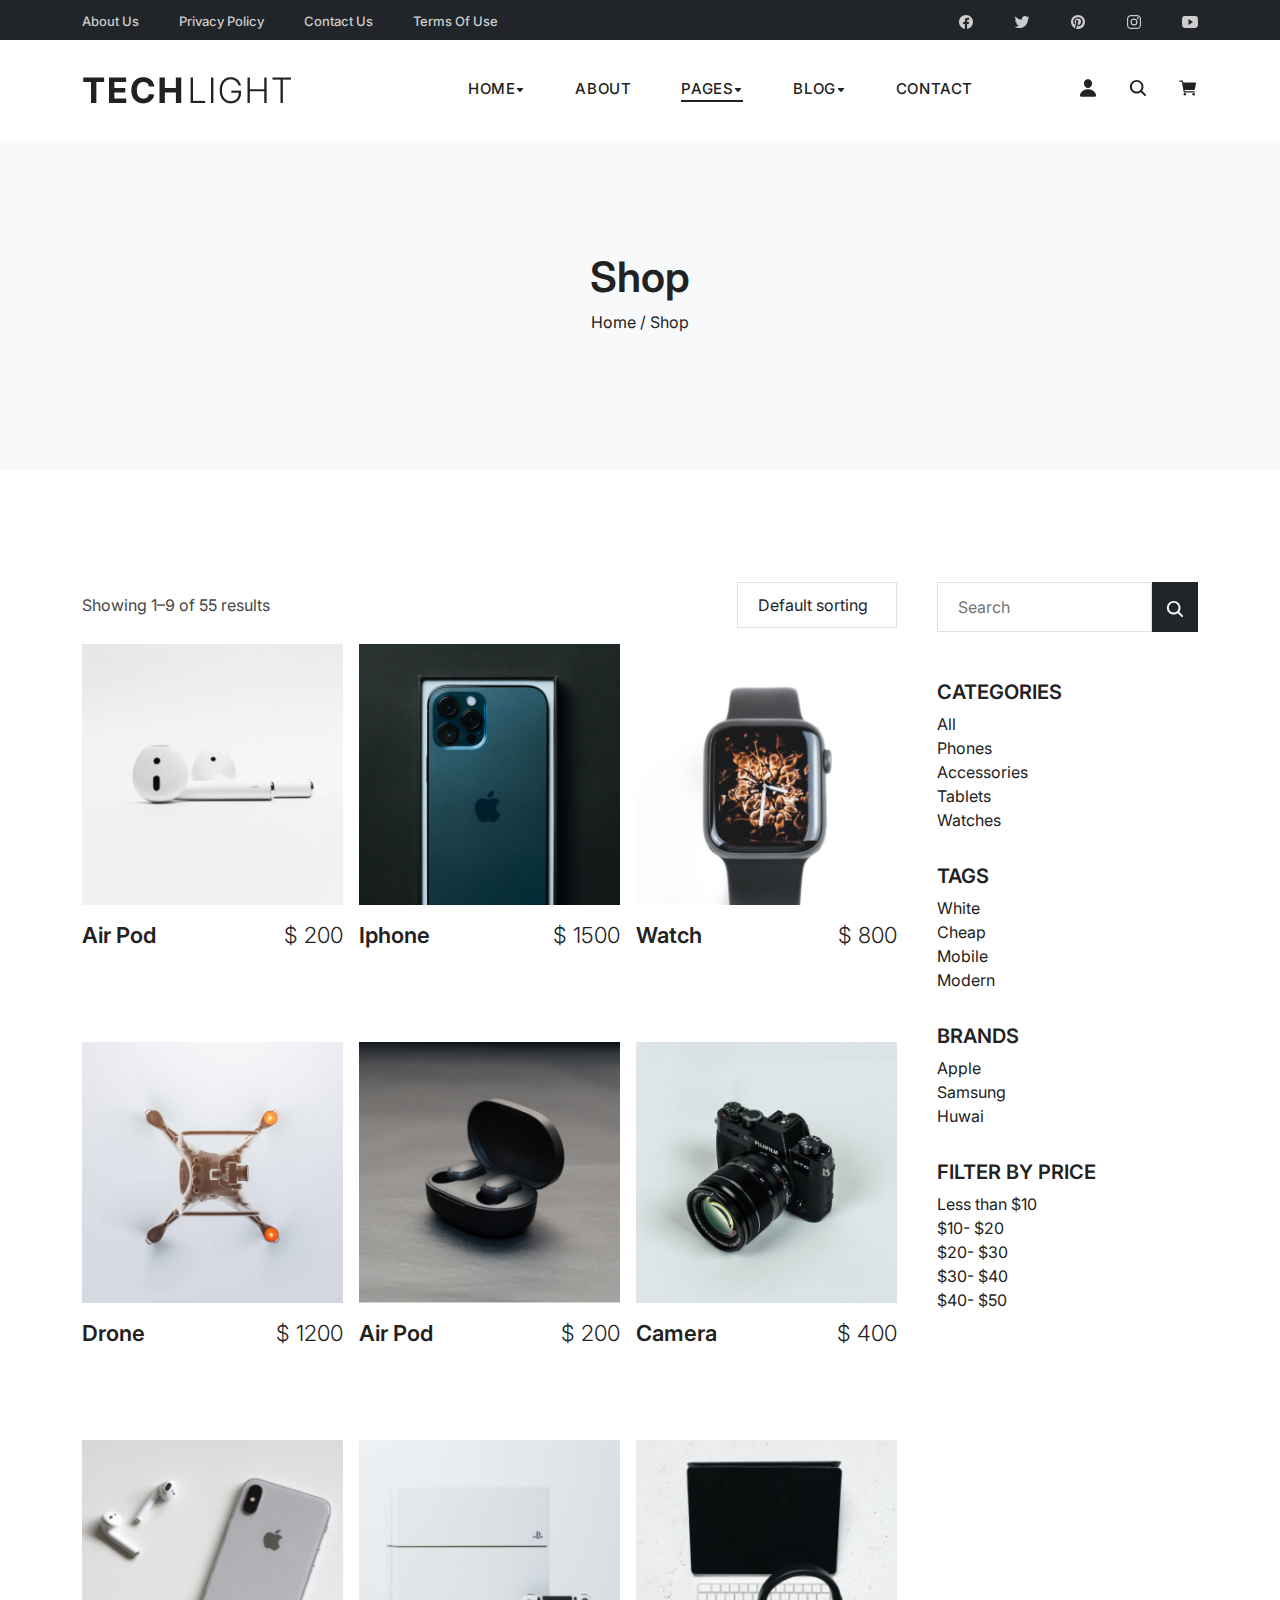
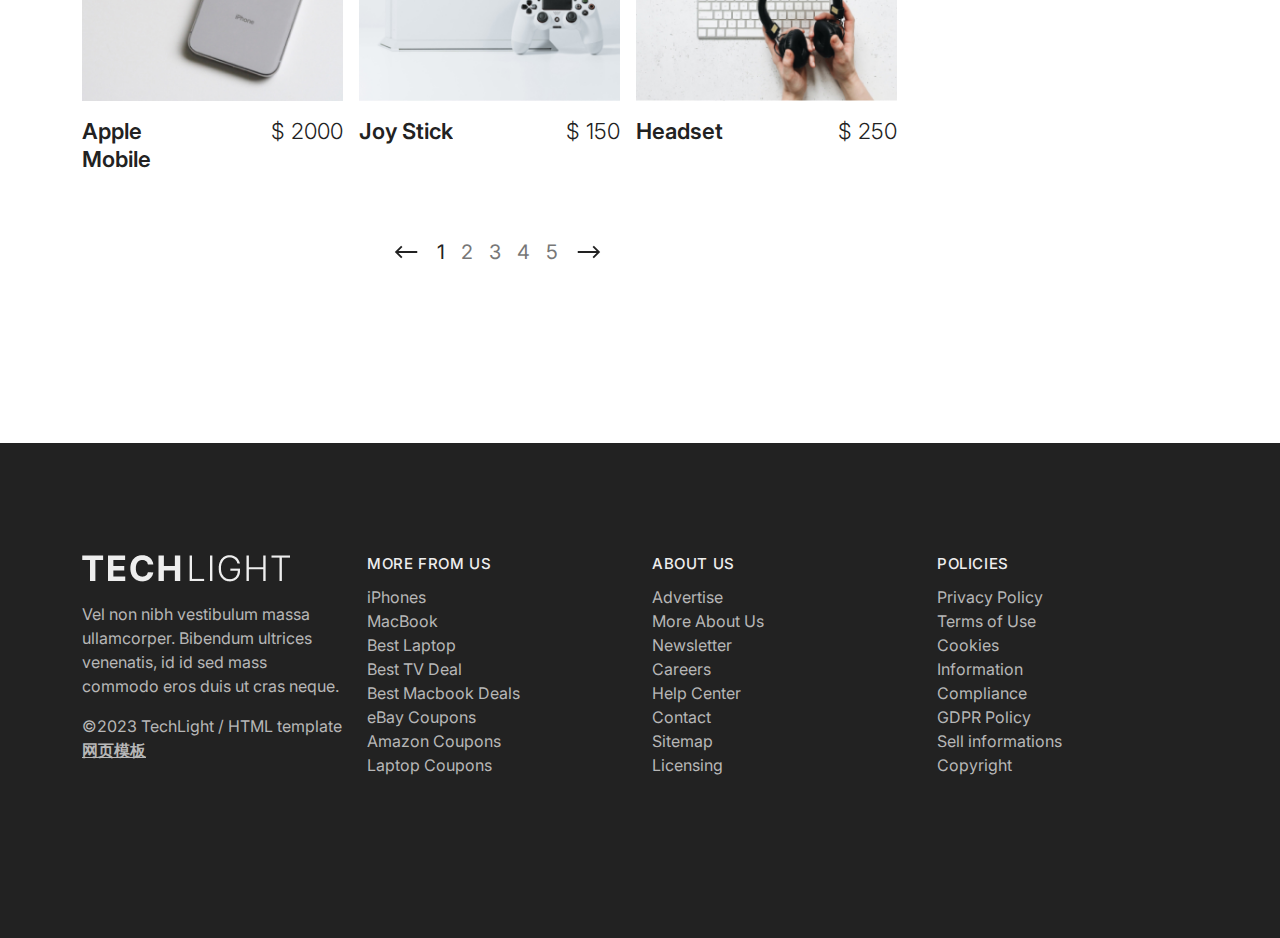
<file: shop.html>
<!DOCTYPE html>
<html>
<head>
  <title>TechLight - Tech Blog Free HTML CSS Website Template</title>

    <meta charset="utf-8">
    <meta http-equiv="X-UA-Compatible" content="IE=edge">
    <meta name="viewport" content="width=device-width, initial-scale=1.0">
    <meta name="format-detection" content="telephone=no">
    <meta name="apple-mobile-web-app-capable" content="yes">
    <meta name="author" content="">
    <meta name="keywords" content="">
    <meta name="description" content="">

    <link rel="stylesheet" type="text/css" href="css/vendor.css">
    <link href="css/bootstrap.min.css" rel="stylesheet">
    <link rel="stylesheet" type="text/css" href="css/main.css">

    <link rel="preconnect" href="https://fonts.googleapis.com">   
  <link rel="preconnect" href="https://fonts.gstatic.com" crossorigin>
  <link href="https://fonts.googleapis.com/css2?family=Inter:wght@100;200;300;400;500;600;700;800;900&display=swap" rel="stylesheet">
</head>
<body>

<svg xmlns="http://www.w3.org/2000/svg" style="display: none;">
  <symbol id="logo-facebook" xmlns="http://www.w3.org/2000/svg" class="ionicon" viewBox="0 0 512 512">
    <title>Facebook</title><path fill="currentColor" fill-rule="evenodd" d="M480 257.35c0-123.7-100.3-224-224-224s-224 100.3-224 224c0 111.8 81.9 204.47 189 221.29V322.12h-56.89v-64.77H221V208c0-56.13 33.45-87.16 84.61-87.16c24.51 0 50.15 4.38 50.15 4.38v55.13H327.5c-27.81 0-36.51 17.26-36.51 35v42h62.12l-9.92 64.77H291v156.54c107.1-16.81 189-109.48 189-221.31Z"/>
    </symbol>
    <symbol id="logo-twitter" xmlns="http://www.w3.org/2000/svg" class="ionicon" viewBox="0 0 512 512">
    <title>Twitter</title><path fill="currentColor" d="M496 109.5a201.8 201.8 0 0 1-56.55 15.3a97.51 97.51 0 0 0 43.33-53.6a197.74 197.74 0 0 1-62.56 23.5A99.14 99.14 0 0 0 348.31 64c-54.42 0-98.46 43.4-98.46 96.9a93.21 93.21 0 0 0 2.54 22.1a280.7 280.7 0 0 1-203-101.3A95.69 95.69 0 0 0 36 130.4c0 33.6 17.53 63.3 44 80.7A97.5 97.5 0 0 1 35.22 199v1.2c0 47 34 86.1 79 95a100.76 100.76 0 0 1-25.94 3.4a94.38 94.38 0 0 1-18.51-1.8c12.51 38.5 48.92 66.5 92.05 67.3A199.59 199.59 0 0 1 39.5 405.6a203 203 0 0 1-23.5-1.4A278.68 278.68 0 0 0 166.74 448c181.36 0 280.44-147.7 280.44-275.8c0-4.2-.11-8.4-.31-12.5A198.48 198.48 0 0 0 496 109.5Z"/>
    </symbol>
    <symbol id="logo-pinterest" xmlns="http://www.w3.org/2000/svg" class="ionicon" viewBox="0 0 512 512">
    <title>Pinterest</title><path fill="currentColor" d="M256.05 32c-123.7 0-224 100.3-224 224c0 91.7 55.2 170.5 134.1 205.2c-.6-15.6-.1-34.4 3.9-51.4c4.3-18.2 28.8-122.1 28.8-122.1s-7.2-14.3-7.2-35.4c0-33.2 19.2-58 43.2-58c20.4 0 30.2 15.3 30.2 33.6c0 20.5-13.1 51.1-19.8 79.5c-5.6 23.8 11.9 43.1 35.4 43.1c42.4 0 71-54.5 71-119.1c0-49.1-33.1-85.8-93.2-85.8c-67.9 0-110.3 50.7-110.3 107.3c0 19.5 5.8 33.3 14.8 43.9c4.1 4.9 4.7 6.9 3.2 12.5c-1.1 4.1-3.5 14-4.6 18c-1.5 5.7-6.1 7.7-11.2 5.6c-31.3-12.8-45.9-47-45.9-85.6c0-63.6 53.7-139.9 160.1-139.9c85.5 0 141.8 61.9 141.8 128.3c0 87.9-48.9 153.5-120.9 153.5c-24.2 0-46.9-13.1-54.7-27.9c0 0-13 51.6-15.8 61.6c-4.7 17.3-14 34.5-22.5 48a225.13 225.13 0 0 0 63.5 9.2c123.7 0 224-100.3 224-224S379.75 32 256.05 32Z"/>
    </symbol>
    <symbol id="logo-instagram" xmlns="http://www.w3.org/2000/svg" class="ionicon" viewBox="0 0 512 512">
    <title>Instagram</title><path fill="currentColor" d="M349.33 69.33a93.62 93.62 0 0 1 93.34 93.34v186.66a93.62 93.62 0 0 1-93.34 93.34H162.67a93.62 93.62 0 0 1-93.34-93.34V162.67a93.62 93.62 0 0 1 93.34-93.34h186.66m0-37.33H162.67C90.8 32 32 90.8 32 162.67v186.66C32 421.2 90.8 480 162.67 480h186.66C421.2 480 480 421.2 480 349.33V162.67C480 90.8 421.2 32 349.33 32Z"/><path fill="currentColor" d="M377.33 162.67a28 28 0 1 1 28-28a27.94 27.94 0 0 1-28 28ZM256 181.33A74.67 74.67 0 1 1 181.33 256A74.75 74.75 0 0 1 256 181.33m0-37.33a112 112 0 1 0 112 112a112 112 0 0 0-112-112Z"/>
    </symbol>
    <symbol id="logo-youtube" xmlns="http://www.w3.org/2000/svg" class="ionicon" viewBox="0 0 512 512">
    <title>Youtube</title><path fill="currentColor" d="M508.64 148.79c0-45-33.1-81.2-74-81.2C379.24 65 322.74 64 265 64h-18c-57.6 0-114.2 1-169.6 3.6C36.6 67.6 3.5 104 3.5 149C1 184.59-.06 220.19 0 255.79q-.15 53.4 3.4 106.9c0 45 33.1 81.5 73.9 81.5c58.2 2.7 117.9 3.9 178.6 3.8q91.2.3 178.6-3.8c40.9 0 74-36.5 74-81.5c2.4-35.7 3.5-71.3 3.4-107q.34-53.4-3.26-106.9ZM207 353.89v-196.5l145 98.2Z"/>
    </symbol>
    <symbol id="person" xmlns="http://www.w3.org/2000/svg" class="ionicon" viewBox="0 0 512 512">
    <title>Login</title><path fill="currentColor" d="M332.64 64.58C313.18 43.57 286 32 256 32c-30.16 0-57.43 11.5-76.8 32.38c-19.58 21.11-29.12 49.8-26.88 80.78C156.76 206.28 203.27 256 256 256s99.16-49.71 103.67-110.82c2.27-30.7-7.33-59.33-27.03-80.6ZM432 480H80a31 31 0 0 1-24.2-11.13c-6.5-7.77-9.12-18.38-7.18-29.11C57.06 392.94 83.4 353.61 124.8 326c36.78-24.51 83.37-38 131.2-38s94.42 13.5 131.2 38c41.4 27.6 67.74 66.93 76.18 113.75c1.94 10.73-.68 21.34-7.18 29.11A31 31 0 0 1 432 480Z"/>
    </symbol>
    <symbol id="search" xmlns="http://www.w3.org/2000/svg" class="ionicon" viewBox="0 0 512 512">
    <title>Search</title><path fill="currentColor" d="M456.69 421.39L362.6 327.3a173.81 173.81 0 0 0 34.84-104.58C397.44 126.38 319.06 48 222.72 48S48 126.38 48 222.72s78.38 174.72 174.72 174.72A173.81 173.81 0 0 0 327.3 362.6l94.09 94.09a25 25 0 0 0 35.3-35.3ZM97.92 222.72a124.8 124.8 0 1 1 124.8 124.8a124.95 124.95 0 0 1-124.8-124.8Z"/>
    </symbol>
    <symbol id="cart" xmlns="http://www.w3.org/2000/svg" class="ionicon" viewBox="0 0 512 512">
    <title>Cart</title><circle cx="176" cy="416" r="32" fill="currentColor"/><circle cx="400" cy="416" r="32" fill="currentColor"/><path fill="currentColor" d="M456.8 120.78a23.92 23.92 0 0 0-18.56-8.78H133.89l-6.13-34.78A16 16 0 0 0 112 64H48a16 16 0 0 0 0 32h50.58l45.66 258.78A16 16 0 0 0 160 368h256a16 16 0 0 0 0-32H173.42l-5.64-32h241.66A24.07 24.07 0 0 0 433 284.71l28.8-144a24 24 0 0 0-5-19.93Z"/>
    </symbol>
    <symbol id="long-arrow-alt-left" xmlns="http://www.w3.org/2000/svg" class="la" viewBox="0 0 32 32">
        <title>Long Arrow Left</title><path fill="currentColor" d="M10.813 9.281L4.093 16l6.72 6.719l1.406-1.438L7.938 17H28v-2H7.937l4.282-4.281z"/>
    </symbol>
    <symbol id="long-arrow-alt-right" xmlns="http://www.w3.org/2000/svg" class="la" viewBox="0 0 32 32">
      <title>Long Arrow Right</title><path fill="currentColor" d="M21.188 9.281L19.78 10.72L24.063 15H4v2h20.063l-4.282 4.281l1.407 1.438L27.905 16z"/>
    </symbol>
    <symbol id="caret-down" xmlns="http://www.w3.org/2000/svg" class="ionicon" viewBox="0 0 512 512">
    <title>Caret Down</title><path fill="currentColor" d="m98 190.06l139.78 163.12a24 24 0 0 0 36.44 0L414 190.06c13.34-15.57 2.28-39.62-18.22-39.62h-279.6c-20.5 0-31.56 24.05-18.18 39.62Z"/>
    </symbol>
    <symbol id="arrow-back" xmlns="http://www.w3.org/2000/svg" class="ionicon" viewBox="0 0 512 512">
    <title>Arrow Back</title><path fill="none" stroke="currentColor" stroke-linecap="round" stroke-linejoin="round" stroke-width="48" d="M244 400L100 256l144-144M120 256h292"/>
    </symbol>
    <symbol id="arrow-forward" xmlns="http://www.w3.org/2000/svg" class="ionicon" viewBox="0 0 512 512">
    <title>Arrow Forward</title><path fill="none" stroke="currentColor" stroke-linecap="round" stroke-linejoin="round" stroke-width="48" d="m268 112l144 144l-144 144m124-144H100"/>
    </symbol>
    <symbol id="chevron-forward" xmlns="http://www.w3.org/2000/svg" class="ionicon" viewBox="0 0 512 512">
    <title>Chevron Forward</title><path fill="none" stroke="currentColor" stroke-linecap="round" stroke-linejoin="round" stroke-width="48" d="m184 112l144 144l-144 144"/>
    </symbol>
    <symbol id="play" xmlns="http://www.w3.org/2000/svg" class="ionicon" viewBox="0 0 512 512">
    <title>Play</title><path fill="currentColor" d="M133 440a35.37 35.37 0 0 1-17.5-4.67c-12-6.8-19.46-20-19.46-34.33V111c0-14.37 7.46-27.53 19.46-34.33a35.13 35.13 0 0 1 35.77.45l247.85 148.36a36 36 0 0 1 0 61l-247.89 148.4A35.5 35.5 0 0 1 133 440Z"/>
    </symbol>
    <symbol id="menu-sharp" xmlns="http://www.w3.org/2000/svg" class="ionicon" viewBox="0 0 512 512">
    <title>Menu</title><path fill="currentColor" d="M64 384h384v-42.67H64Zm0-106.67h384v-42.66H64ZM64 128v42.67h384V128Z"/>
    </symbol>
    <symbol id="close-sharp" xmlns="http://www.w3.org/2000/svg" class="ionicon" viewBox="0 0 512 512">
    <title>Cross</title><path fill="currentColor" d="M400 145.49L366.51 112L256 222.51L145.49 112L112 145.49L222.51 256L112 366.51L145.49 400L256 289.49L366.51 400L400 366.51L289.49 256L400 145.49z"/>
    </symbol>
    <symbol id="cart-outline" xmlns="http://www.w3.org/2000/svg" viewBox="0 0 16 16">
    <title>Cart Outline</title><path d="M0 1.5A.5.5 0 0 1 .5 1H2a.5.5 0 0 1 .485.379L2.89 3H14.5a.5.5 0 0 1 .49.598l-1 5a.5.5 0 0 1-.465.401l-9.397.472L4.415 11H13a.5.5 0 0 1 0 1H4a.5.5 0 0 1-.491-.408L2.01 3.607 1.61 2H.5a.5.5 0 0 1-.5-.5zM3.102 4l.84 4.479 9.144-.459L13.89 4H3.102zM5 12a2 2 0 1 0 0 4 2 2 0 0 0 0-4zm7 0a2 2 0 1 0 0 4 2 2 0 0 0 0-4zm-7 1a1 1 0 1 1 0 2 1 1 0 0 1 0-2zm7 0a1 1 0 1 1 0 2 1 1 0 0 1 0-2z" />
  </symbol>
  <symbol id="quality" xmlns="http://www.w3.org/2000/svg" viewBox="0 0 16 16">
    <title>Quality</title><path d="M9.669.864 8 0 6.331.864l-1.858.282-.842 1.68-1.337 1.32L2.6 6l-.306 1.854 1.337 1.32.842 1.68 1.858.282L8 12l1.669-.864 1.858-.282.842-1.68 1.337-1.32L13.4 6l.306-1.854-1.337-1.32-.842-1.68L9.669.864zm1.196 1.193.684 1.365 1.086 1.072L12.387 6l.248 1.506-1.086 1.072-.684 1.365-1.51.229L8 10.874l-1.355-.702-1.51-.229-.684-1.365-1.086-1.072L3.614 6l-.25-1.506 1.087-1.072.684-1.365 1.51-.229L8 1.126l1.356.702 1.509.229z" />
    <path d="M4 11.794V16l4-1 4 1v-4.206l-2.018.306L8 13.126 6.018 12.1 4 11.794z" />
  </symbol>
  <symbol id="price-tag" xmlns="http://www.w3.org/2000/svg" viewBox="0 0 16 16">
    <title>Price Tag</title><path d="M6 4.5a1.5 1.5 0 1 1-3 0 1.5 1.5 0 0 1 3 0zm-1 0a.5.5 0 1 0-1 0 .5.5 0 0 0 1 0z" />
    <path d="M2 1h4.586a1 1 0 0 1 .707.293l7 7a1 1 0 0 1 0 1.414l-4.586 4.586a1 1 0 0 1-1.414 0l-7-7A1 1 0 0 1 1 6.586V2a1 1 0 0 1 1-1zm0 5.586 7 7L13.586 9l-7-7H2v4.586z" />
  </symbol>
  <symbol id="shield-plus" xmlns="http://www.w3.org/2000/svg" viewBox="0 0 16 16">
    <title>Shield Plus</title><path d="M5.338 1.59a61.44 61.44 0 0 0-2.837.856.481.481 0 0 0-.328.39c-.554 4.157.726 7.19 2.253 9.188a10.725 10.725 0 0 0 2.287 2.233c.346.244.652.42.893.533.12.057.218.095.293.118a.55.55 0 0 0 .101.025.615.615 0 0 0 .1-.025c.076-.023.174-.061.294-.118.24-.113.547-.29.893-.533a10.726 10.726 0 0 0 2.287-2.233c1.527-1.997 2.807-5.031 2.253-9.188a.48.48 0 0 0-.328-.39c-.651-.213-1.75-.56-2.837-.855C9.552 1.29 8.531 1.067 8 1.067c-.53 0-1.552.223-2.662.524zM5.072.56C6.157.265 7.31 0 8 0s1.843.265 2.928.56c1.11.3 2.229.655 2.887.87a1.54 1.54 0 0 1 1.044 1.262c.596 4.477-.787 7.795-2.465 9.99a11.775 11.775 0 0 1-2.517 2.453 7.159 7.159 0 0 1-1.048.625c-.28.132-.581.24-.829.24s-.548-.108-.829-.24a7.158 7.158 0 0 1-1.048-.625 11.777 11.777 0 0 1-2.517-2.453C1.928 10.487.545 7.169 1.141 2.692A1.54 1.54 0 0 1 2.185 1.43 62.456 62.456 0 0 1 5.072.56z" />
    <path d="M8 4.5a.5.5 0 0 1 .5.5v1.5H10a.5.5 0 0 1 0 1H8.5V9a.5.5 0 0 1-1 0V7.5H6a.5.5 0 0 1 0-1h1.5V5a.5.5 0 0 1 .5-.5z" />
  </symbol>
  <symbol id="star-fill" xmlns="http://www.w3.org/2000/svg" viewBox="0 0 16 16">
    <path d="M3.612 15.443c-.386.198-.824-.149-.746-.592l.83-4.73L.173 6.765c-.329-.314-.158-.888.283-.95l4.898-.696L7.538.792c.197-.39.73-.39.927 0l2.184 4.327 4.898.696c.441.062.612.636.282.95l-3.522 3.356.83 4.73c.078.443-.36.79-.746.592L8 13.187l-4.389 2.256z" />
  </symbol>
  <symbol id="star-empty" xmlns="http://www.w3.org/2000/svg" viewBox="0 0 16 16">
    <path d="M2.866 14.85c-.078.444.36.791.746.593l4.39-2.256 4.389 2.256c.386.198.824-.149.746-.592l-.83-4.73 3.522-3.356c.33-.314.16-.888-.282-.95l-4.898-.696L8.465.792a.513.513 0 0 0-.927 0L5.354 5.12l-4.898.696c-.441.062-.612.636-.283.95l3.523 3.356-.83 4.73zm4.905-2.767-3.686 1.894.694-3.957a.565.565 0 0 0-.163-.505L1.71 6.745l4.052-.576a.525.525 0 0 0 .393-.288L8 2.223l1.847 3.658a.525.525 0 0 0 .393.288l4.052.575-2.906 2.77a.565.565 0 0 0-.163.506l.694 3.957-3.686-1.894a.503.503 0 0 0-.461 0z" />
  </symbol>
  <symbol id="star-half" xmlns="http://www.w3.org/2000/svg" viewBox="0 0 16 16">
    <path d="M5.354 5.119 7.538.792A.516.516 0 0 1 8 .5c.183 0 .366.097.465.292l2.184 4.327 4.898.696A.537.537 0 0 1 16 6.32a.548.548 0 0 1-.17.445l-3.523 3.356.83 4.73c.078.443-.36.79-.746.592L8 13.187l-4.389 2.256a.52.52 0 0 1-.146.05c-.342.06-.668-.254-.6-.642l.83-4.73L.173 6.765a.55.55 0 0 1-.172-.403.58.58 0 0 1 .085-.302.513.513 0 0 1 .37-.245l4.898-.696zM8 12.027a.5.5 0 0 1 .232.056l3.686 1.894-.694-3.957a.565.565 0 0 1 .162-.505l2.907-2.77-4.052-.576a.525.525 0 0 1-.393-.288L8.001 2.223 8 2.226v9.8z" />
  </symbol>
  <symbol id="quote" xmlns="http://www.w3.org/2000/svg" viewBox="0 0 24 24">
    <path fill="currentColor" d="m15 17l2-4h-4V6h7v7l-2 4h-3Zm-9 0l2-4H4V6h7v7l-2 4H6Z" />
  </symbol>
</svg>

<div id="preloader">
  <div id="loader"></div>
</div>

<div class="search-popup">
  <div class="search-popup-container">

    <h3 class="my-3">Search Here</h3>
    <form role="search" method="get" class="search-form" action="">
        <input type="search" id="search-form" class="search-field" placeholder="Type and press enter" value="" name="s" />
        <button type="submit" class="search-submit">
          <a href="#" class="search-button">
            <svg class="bi" width="20" height="20"><use xlink:href="#search"></use></svg>
          </a>
      </button>
    </form>

  </div>
</div>
<header id="header-wrap">
  <div class="top-header bg-dark">

    <div class="container py-2 d-flex justify-content-between text-white">
      
      <div class="secondary-nav">
        <ul class="d-flex m-0 list-unstyled">
          <li><a href="#about">About Us</a></li>
          <li><a href="#about">Privacy Policy</a></li>
          <li><a href="#about">Contact Us</a></li>
          <li><a href="#about">Terms of Use</a></li>
        </ul>
      </div>

      <div class="social-share">
        <ul class="d-flex flex-wrap m-0 list-unstyled">
          <li><a href="#"><svg class="bi" width="16" height="16"><use xlink:href="#logo-facebook"></use></svg></a></li>
          <li><a href="#"><svg class="bi" width="16" height="16"><use xlink:href="#logo-twitter"></use></svg></a></li>
          <li><a href="#"><svg class="bi" width="16" height="16"><use xlink:href="#logo-pinterest"></use></svg></a></li>
          <li><a href="#"><svg class="bi" width="16" height="16"><use xlink:href="#logo-instagram"></use></svg></a></li>
          <li><a href="#"><svg class="bi" width="16" height="16"><use xlink:href="#logo-youtube"></use></svg></a></li>
        </ul>
      </div>

    </div>

  </div>

  <nav id="header-nav" class="navbar navbar-expand-lg py-4">

    <div class="container align-items-center">

      <a class="navbar-brand" href="index.html">
        <img src="images/logo.png" class="logo">
      </a>
      <button class="navbar-toggler d-flex d-lg-none" type="button" data-bs-toggle="offcanvas" data-bs-target="#offcanvasRight" aria-controls="offcanvasRight">
          <svg class="bi" width="36" height="36"><use xlink:href="#menu-sharp"></use></svg>
      </button>

      <div class="offcanvas offcanvas-end" tabindex="-1" id="offcanvasRight" aria-labelledby="offcanvasRightLabel">
        <div class="offcanvas-header justify-content-end">
          <button type="button" data-bs-dismiss="offcanvas" aria-label="Close" data-bs-target="#bdNavbar">
            <svg class="bi" width="36" height="36"><use xlink:href="#close-sharp"></use></svg>
          </button>
        </div>
        <div class="offcanvas-body justify-content-end">
          <ul id="navbar" class="navbar-nav d-flex justify-content-end flex-wrap list-unstyled m-0">
            <li class="nav-item dropdown">
              <a class="nav-link" href="#" role="button" data-bs-toggle="dropdown" aria-expanded="true">Home<svg class="bi" width="10" height="10"><use xlink:href="#caret-down"></use></svg></a>
              <ul class="dropdown-menu" data-bs-popper="none">
                <li><a href="index.html" class="dropdown-item">Blog Home</a></li>
                <li><a href="shop-home.html" class="dropdown-item">Shop Home</a></li>
              </ul>
            </li>           
            <li class="nav-item">
              <a class="nav-link" href="about.html">About</a>
            </li>
            <li class="nav-item dropdown">
              <a class="nav-link active" href="#" role="button" data-bs-toggle="dropdown" aria-expanded="true">Pages<svg class="bi" width="10" height="10"><use xlink:href="#caret-down"></use></svg></a>
              <ul class="dropdown-menu" data-bs-popper="none">
                <li><a href="shop.html" class="dropdown-item active">Shop <small><b>(PRO)</b></small></a></li>
                <li><a href="shop-single.html" class="dropdown-item">Shop Single <small><b>(PRO)</b></small></a></li>
                <li><a href="cart.html" class="dropdown-item">Cart <small><b>(PRO)</b></small></a></li>
                <li><a href="checkout.html" class="dropdown-item">Checkout <small><b>(PRO)</b></small></a></li>
                <li><a href="login.html" class="dropdown-item">Login <small><b>(PRO)</b></small></a></li>
                <li><a href="styles.html" class="dropdown-item">Styles</a></li>
              </ul>
            </li>
            <li class="nav-item dropdown">
              <a class="nav-link" href="#" role="button" data-bs-toggle="dropdown" aria-expanded="true">Blog<svg class="bi" width="10" height="10"><use xlink:href="#caret-down"></use></svg></a>
              <ul class="dropdown-menu" data-bs-popper="none">
                <li><a href="blog.html" class="dropdown-item">Blog <small><b>(PRO)</b></small></a></li>
                <li><a href="blog-masonry.html" class="dropdown-item">Blog Masonry <small><b>(PRO)</b></small></a></li>
                <li><a href="single-post.html" class="dropdown-item">Single Post <small><b>(PRO)</b></small></a></li>
              </ul>
            </li>
            <li class="nav-item">
              <a class="nav-link" href="contact.html">Contact</a>
            </li>

            <li class="nav-item">
              <div class="user-items">
                <ul class="d-flex justify-content-end list-unstyled m-0">
                  <li>
                    <a href="login.html">
                      <svg class="bi" width="20" height="20"><use xlink:href="#person"></use></svg>
                    </a>
                  </li>
                  <li>
                    <a href="#" class="search-button">
                      <svg class="bi" width="20" height="20"><use xlink:href="#search"></use></svg>
                    </a>
                  </li>
                  <li>
                    <a href="cart.html">
                      <svg class="bi" width="20" height="20"><use xlink:href="#cart"></use></svg>
                    </a>
                  </li>
                </ul>
              </div>
            </li>

          </ul>
        </div>
      </div>

    </div>

  </nav>  
</header>

<section id="intro" class="bg-light padding-large">
  <div class="container">
    <div class="row">
      <div class="col-xl-8 offset-xl-2 col-lg-10 offset-lg-1">
        
        <div class="page-title text-center">
          <h2>Shop</h2>
          <div class="breadcum-items">
            <span class="item"><a href="index.html">Home /</a></span>
            <span class="item colored">Shop</span>
          </div>
        </div>

      </div>
    </div>
  </div>
</section>

<div class="shopify-grid padding-large">
  <div class="container">
    <div class="row">
      <main class="col-md-9">
        <div class="filter-shop d-flex align-items-center justify-content-between pb-3">
          <div class="showing-product">
            <p class="no-margin-bottom">Showing 1–9 of 55 results</p>
          </div>
          <div class="sort-by pe-3">
            <select id="input-sort" class="form-control" data-filter-sort="" data-filter-order="">
              <option value="">Default sorting</option>
              <option value="">Name (A - Z)</option>
              <option value="">Name (Z - A)</option>
              <option value="">Price (Low-High)</option>
              <option value="">Price (High-Low)</option>
              <option value="">Rating (Highest)</option>
              <option value="">Rating (Lowest)</option>
              <option value="">Model (A - Z)</option>
              <option value="">Model (Z - A)</option>   
            </select>
          </div>
        </div>
        <div class="product-content product-store d-flex flex-wrap">
          <div class="col-lg-4 col-md-6">
            <div class="product-card link-effect pe-3 pb-3">
              <figure class="zoom-effect">
                <a href="single-product.html" class="zoom-in"><img src="images/product1.jpg" alt="stories" class="lgpostImg img-fluid"></a>
              </figure>
              <div class="story-title-wrap my-3 d-flex justify-content-between">
                <h3 class="story-title"><a href="single-product.html">Air pod</a></h3>
                <a class="price" href="#" data-after="ADD TO CART"><span>$ 200</span></a>
              </div>
            </div>
          </div>

          <div class="col-lg-4 col-md-6">
            <div class="product-card link-effect pe-3 pb-3">
              <figure class="zoom-effect">
                <a href="single-product.html" class="zoom-in"><img src="images/product2.jpg" alt="stories" class="lgpostImg img-fluid"></a>
              </figure>
              <div class="story-title-wrap my-3 d-flex justify-content-between">
                <h3 class="story-title"><a href="single-product.html">Iphone</a></h3>
                <a class="price" href="#" data-after="ADD TO CART"><span>$ 1500</span></a>
              </div>
            </div>
          </div>

          <div class="col-lg-4 col-md-6">
            <div class="product-card link-effect pe-3 pb-3">
              <figure class="zoom-effect">
                <a href="single-product.html" class="zoom-in"><img src="images/product3.jpg" alt="stories" class="lgpostImg img-fluid"></a>
              </figure>
              <div class="story-title-wrap my-3 d-flex justify-content-between">
                <h3 class="story-title"><a href="single-product.html">Watch</a></h3>
                <a class="price" href="#" data-after="ADD TO CART"><span>$ 800</span></a>
              </div>
            </div>
          </div>

          <div class="col-lg-4 col-md-6">
            <div class="product-card link-effect pe-3 pb-3">
              <figure class="zoom-effect">
                <a href="single-product.html" class="zoom-in"><img src="images/product4.jpg" alt="stories" class="lgpostImg img-fluid"></a>
              </figure>
              <div class="story-title-wrap my-3 d-flex justify-content-between">
                <h3 class="story-title"><a href="single-product.html">Drone</a></h3>
                <a class="price" href="#" data-after="ADD TO CART"><span>$ 1200</span></a>
              </div>
            </div>
          </div>

          <div class="col-lg-4 col-md-6">
            <div class="product-card link-effect pe-3 pb-3">
              <figure class="zoom-effect">
                <a href="single-product.html" class="zoom-in"><img src="images/product5.jpg" alt="stories" class="lgpostImg img-fluid"></a>
              </figure>
              <div class="story-title-wrap my-3 d-flex justify-content-between">
                <h3 class="story-title"><a href="single-product.html">Air pod</a></h3>
                <a class="price" href="#" data-after="ADD TO CART"><span>$ 200</span></a>
              </div>
            </div>
          </div>

          <div class="col-lg-4 col-md-6">
            <div class="product-card link-effect pe-3 pb-3">
              <figure class="zoom-effect">
                <a href="single-product.html" class="zoom-in"><img src="images/product6.jpg" alt="stories" class="lgpostImg img-fluid"></a>
              </figure>
              <div class="story-title-wrap my-3 d-flex justify-content-between">
                <h3 class="story-title"><a href="single-product.html">Camera</a></h3>
                <a class="price" href="#" data-after="ADD TO CART"><span>$ 400</span></a>
              </div>
            </div>
          </div>

          <div class="col-lg-4 col-md-6">
            <div class="product-card link-effect pe-3 pb-3">
              <figure class="zoom-effect">
                <a href="single-product.html" class="zoom-in"><img src="images/product7.jpg" alt="stories" class="lgpostImg img-fluid"></a>
              </figure>
              <div class="story-title-wrap my-3 d-flex justify-content-between">
                <h3 class="story-title"><a href="single-product.html">Apple Mobile</a></h3>
                <a class="price" href="#" data-after="ADD TO CART"><span>$ 2000</span></a>
              </div>
            </div>
          </div>

          <div class="col-lg-4 col-md-6">
            <div class="product-card link-effect pe-3 pb-3">
              <figure class="zoom-effect">
                <a href="single-product.html" class="zoom-in"><img src="images/product8.jpg" alt="stories" class="lgpostImg img-fluid"></a>
              </figure>
              <div class="story-title-wrap my-3 d-flex justify-content-between">
                <h3 class="story-title"><a href="single-product.html">Joy Stick</a></h3>
                <a class="price" href="#" data-after="ADD TO CART"><span>$ 150</span></a>
              </div>
            </div>
          </div>

          <div class="col-lg-4 col-md-6">
            <div class="product-card link-effect pe-3 pb-3">
              <figure class="zoom-effect">
                <a href="single-product.html" class="zoom-in"><img src="images/product9.jpg" alt="stories" class="lgpostImg img-fluid"></a>
              </figure>
              <div class="story-title-wrap my-3 d-flex justify-content-between">
                <h3 class="story-title"><a href="single-product.html">Headset</a></h3>
                <a class="price" href="#" data-after="ADD TO CART"><span>$ 250</span></a>
              </div>
            </div>
          </div>
        </div>
        <nav class="navigation paging-navigation text-center padding-medium no-padding-top" role="navigation">
          <div class="pagination loop-pagination d-flex justify-content-center align-items-center">
            <a href="#" class="pe-3">
              <svg class="bi" width="30" height="30"><use xlink:href="#long-arrow-alt-left"></use></svg>
            </a>
            <span aria-current="page" class="page-numbers current pe-3">1</span>
            <a class="page-numbers pe-3" href="#">2</a>
            <a class="page-numbers pe-3" href="#">3</a>
            <a class="page-numbers pe-3" href="#">4</a>
            <a class="page-numbers" href="#">5</a>
            <a href="#" class="ps-3">
              <svg class="bi" width="30" height="30"><use xlink:href="#long-arrow-alt-right"></use></svg>
            </a>
          </div>
        </nav>
      </main>
      <aside class="col-md-3">
        <div class="sidebar">
          <div class="widget-menu">
            <div class="widget-search-bar">
              <form role="search" method="get" class="d-flex">
                <input class="search-field w-100" placeholder="Search" type="search">
                <div class="search-icon bg-dark">
                  <a href="#">
                    <svg class="search text-light">
                      <use xlink:href="#search"></use>
                    </svg>
                  </a>
                </div>
              </form>
            </div> 
          </div>
          <div class="widget-product-categories pt-5">
            <h5 class="widget-title text-uppercase">Categories</h5>
            <ul class="product-categories sidebar-list list-unstyled">
              <li class="cat-item">
                <a href="/collections/categories">All</a>
              </li>
              <li class="cat-item">
                <a href="">Phones</a>
              </li>
              <li class="cat-item">
                <a href="">Accessories</a>
              </li>
              <li class="cat-item">
                <a href="">Tablets</a>
              </li>
              <li class="cat-item">
                <a href="">Watches</a>
              </li>
            </ul>
          </div>
          <div class="widget-product-tags pt-3">
            <h5 class="widget-title text-uppercase">Tags</h5>
            <ul class="product-tags sidebar-list list-unstyled">
              <li class="tags-item">
                <a href="">White</a>
              </li>
              <li class="tags-item">
                <a href="">Cheap</a>
              </li>
              <li class="tags-item">
                <a href="">Mobile</a>
              </li>
              <li class="tags-item">
                <a href="">Modern</a>
              </li>
            </ul>
          </div>
          <div class="widget-product-brands pt-3">
            <h5 class="widget-title text-uppercase">Brands</h5>
            <ul class="product-tags sidebar-list list-unstyled">
              <li class="tags-item">
                <a href="">Apple</a>
              </li>
              <li class="tags-item">
                <a href="">Samsung</a>
              </li>
              <li class="tags-item">
                <a href="">Huwai</a>
              </li>
            </ul>
          </div>
          <div class="widget-price-filter pt-3">
            <h5 class="widget-titlewidget-title text-uppercase">Filter By Price</h5>
            <ul class="product-tags sidebar-list list-unstyled">
              <li class="tags-item">
                <a href="">Less than $10</a>
              </li>
              <li class="tags-item">
                <a href="">$10- $20</a>
              </li>
              <li class="tags-item">
                <a href="">$20- $30</a>
              </li>
              <li class="tags-item">
                <a href="">$30- $40</a>
              </li>
              <li class="tags-item">
                <a href="">$40- $50</a>
              </li>
            </ul>
          </div>
        </div>
      </aside>
    </div>
  </div>
</div>

<footer id="footer" class="padding-large">
  <div class="container">
      <div class="row">

        <div class="col-md-3 mb-5">
      <a href="index.html"><img src="images/logo-light.png" class="logo"></a>
      <p>Vel non nibh vestibulum massa ullamcorper. Bibendum ultrices venenatis, id id sed mass commodo eros duis ut cras neque.</p>
        <p>©2023 TechLight / HTML template <a target="_blank" href="http://www.mobanwang.com/" title="网页模板" class="link-primary fw-bold text-decoration-underline">网页模板</a></p>
        </div>

        <div class="col-md-3 mb-5">
          <h5>More from us</h5>
          <ul class="nav flex-column">
            <li class="nav-item"><a href="#" class="nav-link">iPhones</a></li>
            <li class="nav-item"><a href="#" class="nav-link">MacBook</a></li>
            <li class="nav-item"><a href="#" class="nav-link">Best Laptop</a></li>
            <li class="nav-item"><a href="#" class="nav-link">Best TV Deal</a></li>
            <li class="nav-item"><a href="#" class="nav-link">Best Macbook Deals</a></li>
            <li class="nav-item"><a href="#" class="nav-link">eBay Coupons</a></li>
            <li class="nav-item"><a href="#" class="nav-link">Amazon Coupons</a></li>
            <li class="nav-item"><a href="#" class="nav-link">Laptop Coupons</a></li>           
          </ul>
        </div>

        <div class="col-md-3 mb-5">
          <h5>About us</h5>
          <ul class="nav flex-column">
            <li class="nav-item"><a href="#" class="nav-link">Advertise</a></li>
            <li class="nav-item"><a href="#" class="nav-link">More About Us</a></li>
            <li class="nav-item"><a href="#" class="nav-link">Newsletter</a></li>
            <li class="nav-item"><a href="#" class="nav-link">Careers</a></li>
            <li class="nav-item"><a href="#" class="nav-link">Help Center</a></li>
            <li class="nav-item"><a href="#" class="nav-link">Contact</a></li>
            <li class="nav-item"><a href="#" class="nav-link">Sitemap</a></li>
            <li class="nav-item"><a href="#" class="nav-link">Licensing</a></li>            
          </ul>
        </div>

        <div class="col-md-3 mb-5">
          <h5>Policies</h5>
          <ul class="nav flex-column">
            <li class="nav-item"><a href="#" class="nav-link">Privacy Policy</a></li>
            <li class="nav-item"><a href="#" class="nav-link">Terms of Use</a></li>
            <li class="nav-item"><a href="#" class="nav-link">Cookies</a></li>
            <li class="nav-item"><a href="#" class="nav-link">Information</a></li>
            <li class="nav-item"><a href="#" class="nav-link">Compliance</a></li>
            <li class="nav-item"><a href="#" class="nav-link">GDPR Policy</a></li>
            <li class="nav-item"><a href="#" class="nav-link">Sell informations</a></li>
            <li class="nav-item"><a href="#" class="nav-link">Copyright</a></li>
          </ul>
        </div>

      </div>
  </div>
</footer>

<script src="js/jquery-1.11.0.min.js"></script>
<script src="js/bootstrap.min.js"></script>
<script src="js/plugins.js"></script>
<script src="js/script.js"></script>

</body>
</html>
</file>
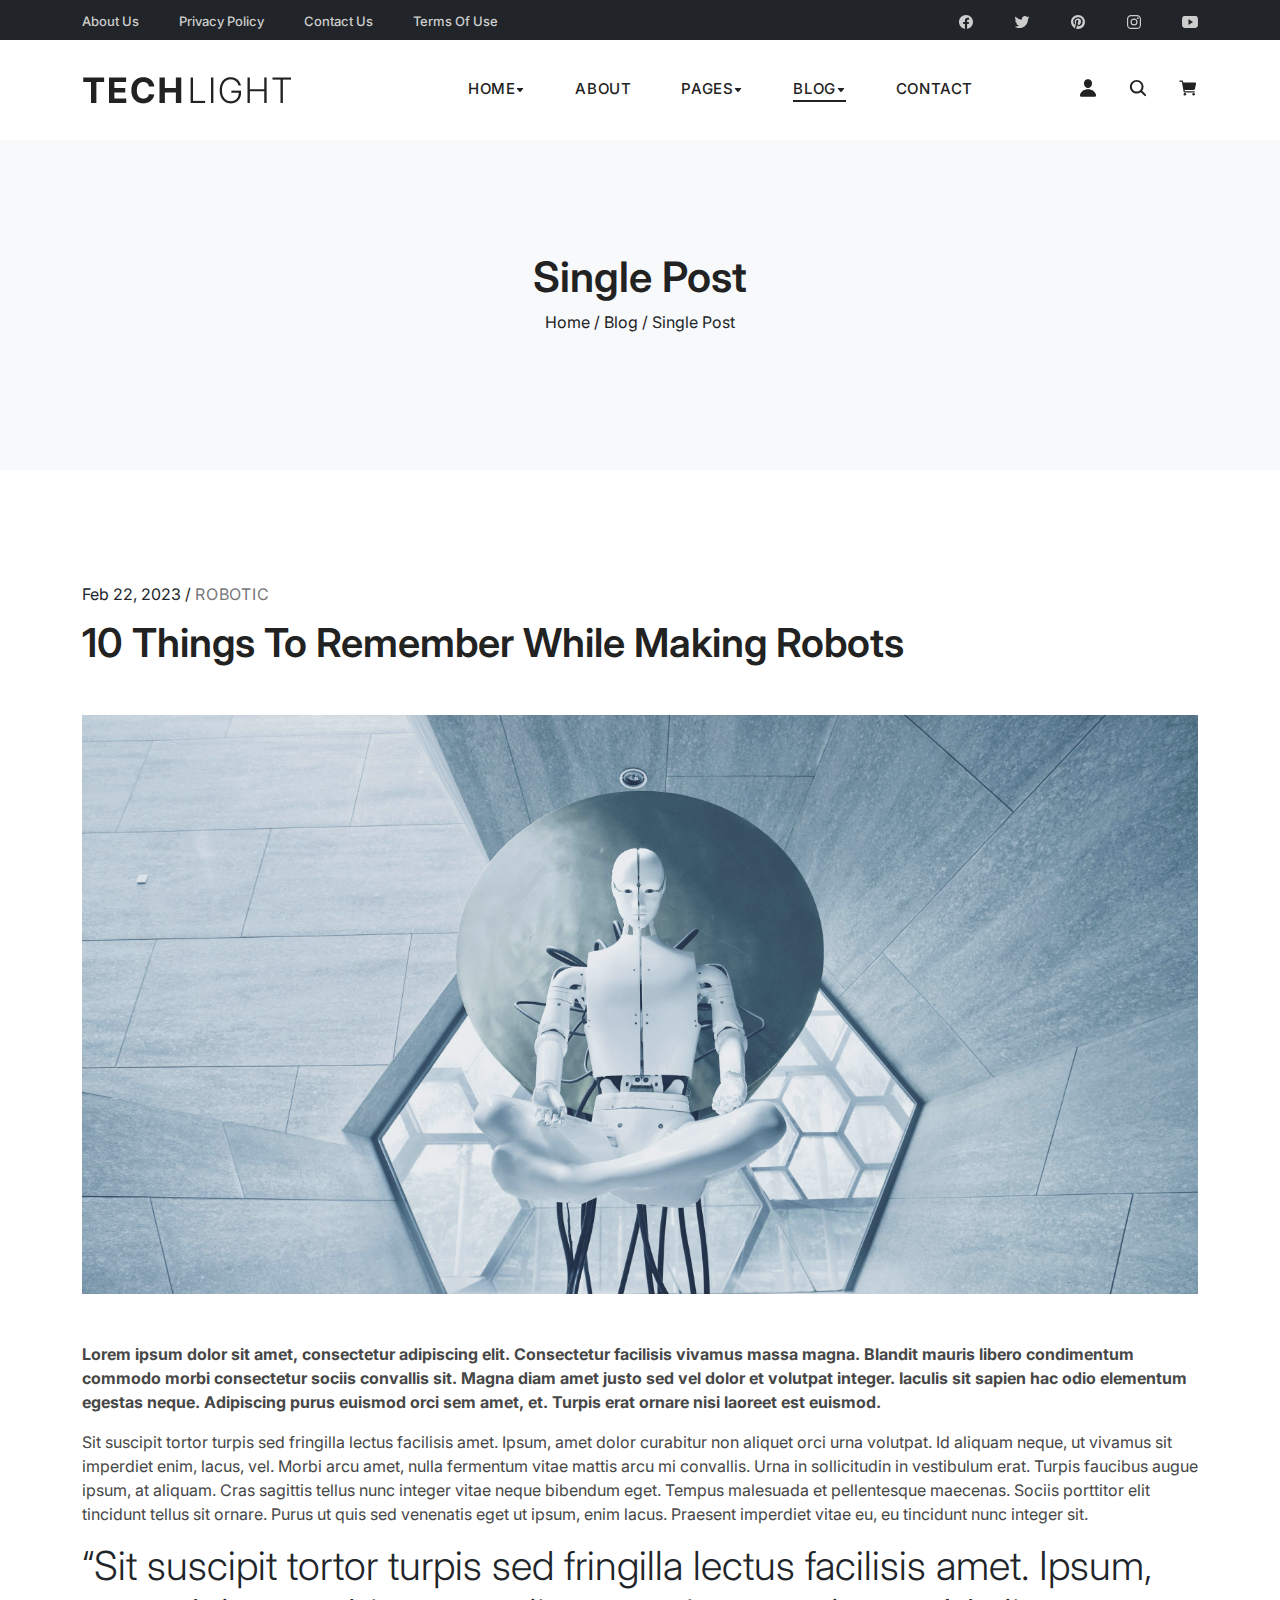
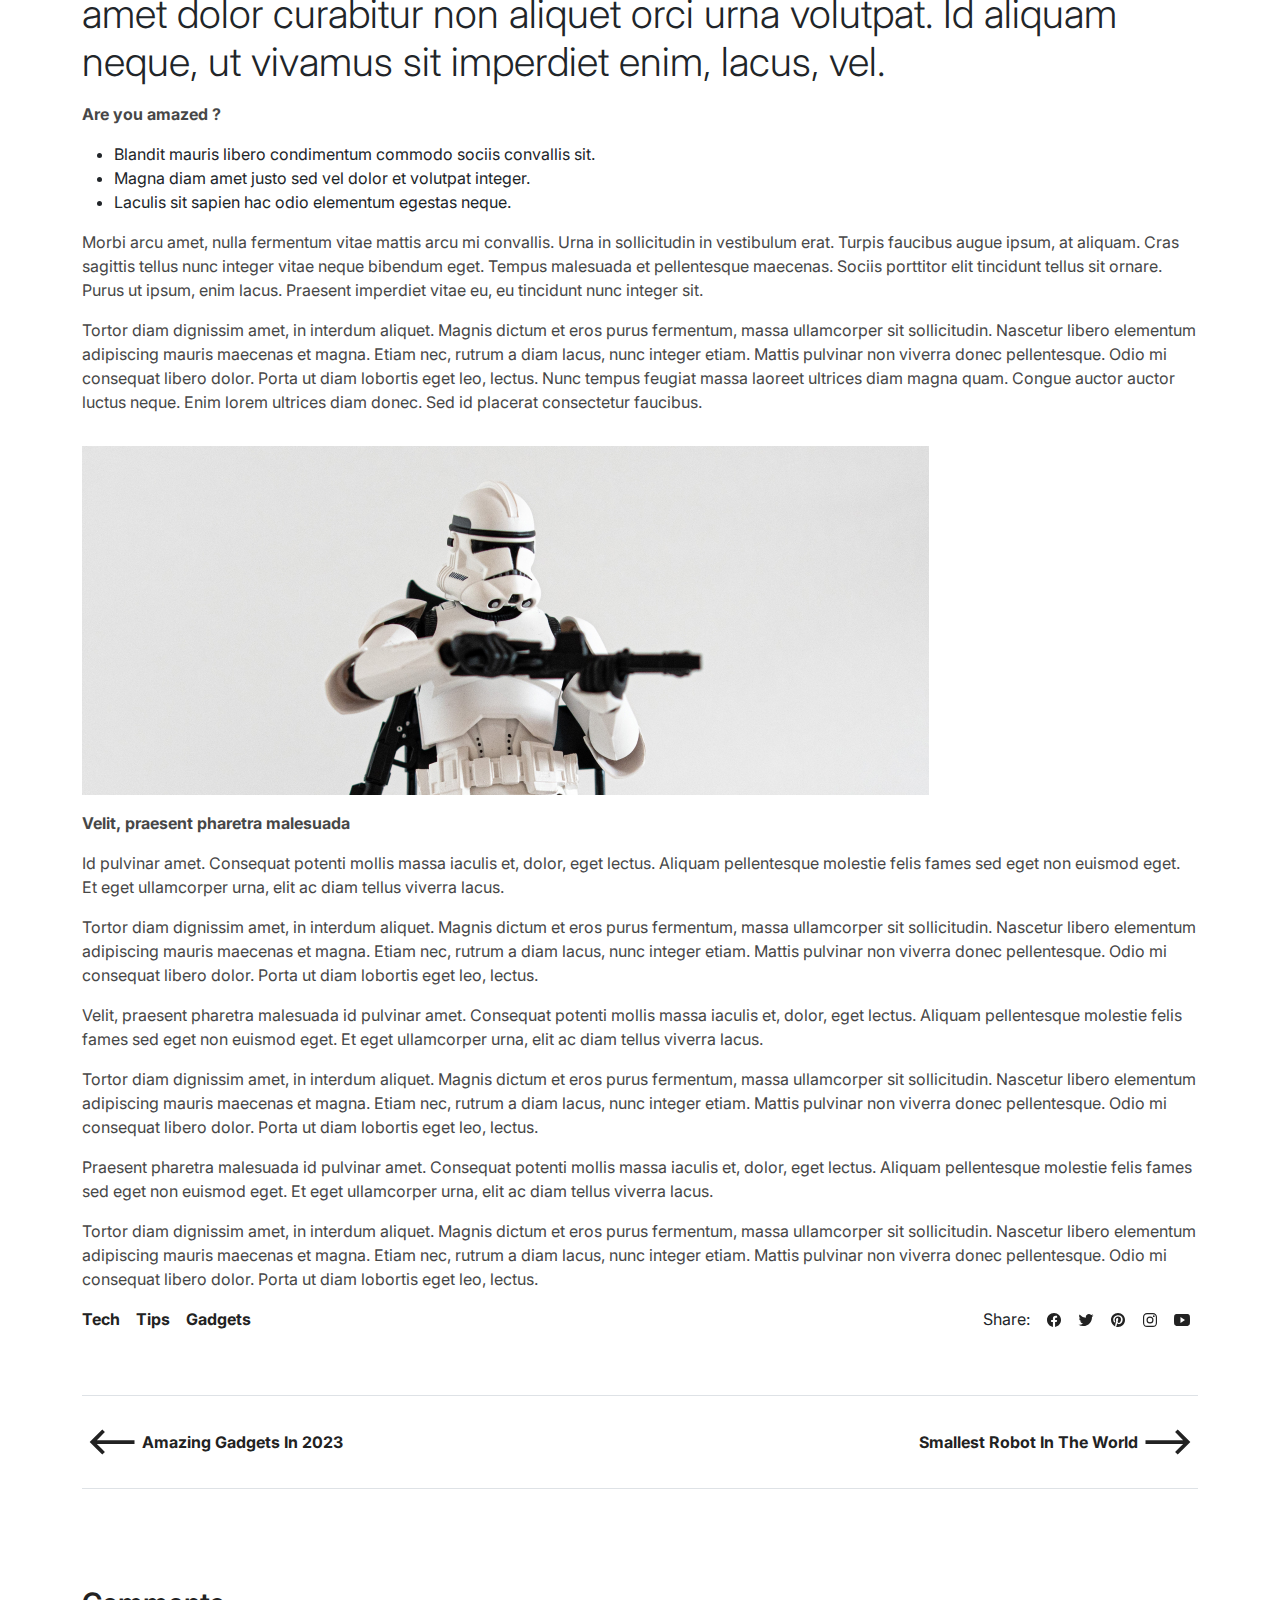
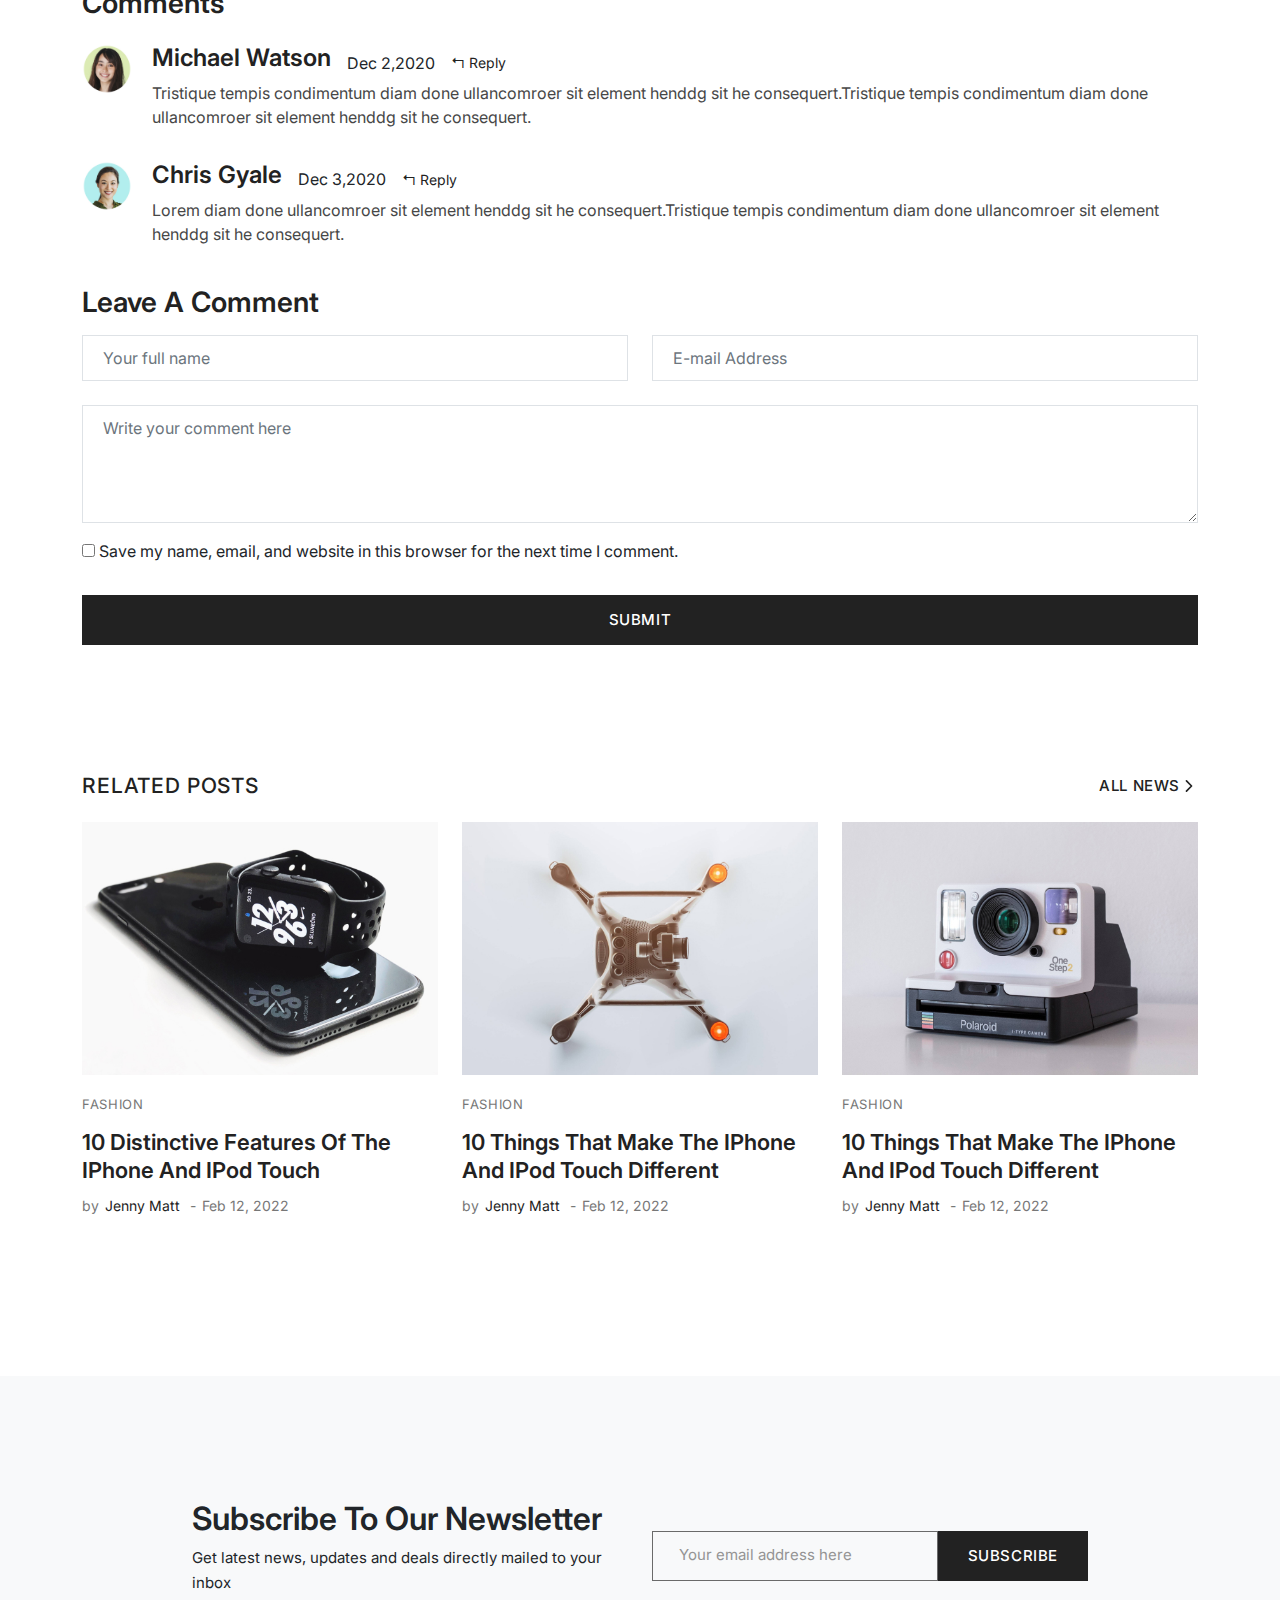
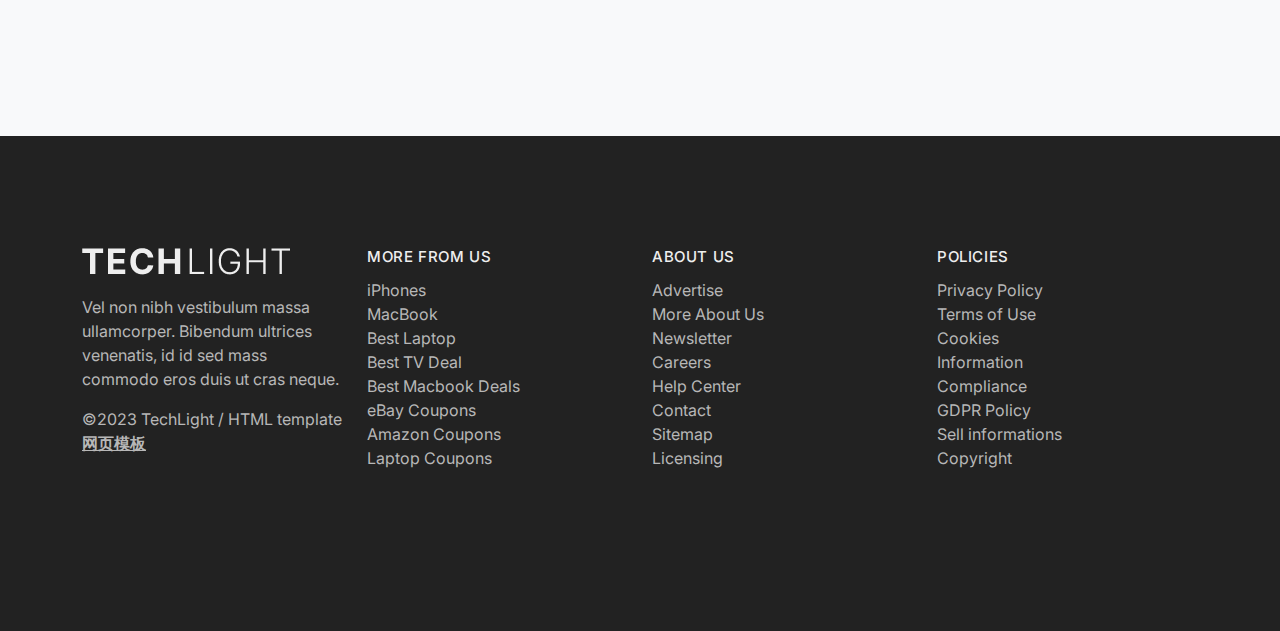
<file: single-post.html>
<!DOCTYPE html>
<html>
<head>
	<title>TechLight - Tech Blog Free HTML CSS Website Template</title>

    <meta charset="utf-8">
    <meta http-equiv="X-UA-Compatible" content="IE=edge">
    <meta name="viewport" content="width=device-width, initial-scale=1.0">
    <meta name="format-detection" content="telephone=no">
    <meta name="apple-mobile-web-app-capable" content="yes">
    <meta name="author" content="">
    <meta name="keywords" content="">
    <meta name="description" content="">

    <link rel="stylesheet" type="text/css" href="css/vendor.css">
    <link href="css/bootstrap.min.css" rel="stylesheet">
    <link rel="stylesheet" type="text/css" href="css/main.css">

    <link rel="preconnect" href="https://fonts.googleapis.com">		
	<link rel="preconnect" href="https://fonts.gstatic.com" crossorigin>
	<link href="https://fonts.googleapis.com/css2?family=Inter:wght@100;200;300;400;500;600;700;800;900&display=swap" rel="stylesheet">
</head>
<body>

<svg xmlns="http://www.w3.org/2000/svg" style="display: none;">
	<symbol id="logo-facebook" xmlns="http://www.w3.org/2000/svg" class="ionicon" viewBox="0 0 512 512">
		<title>Facebook</title><path fill="currentColor" fill-rule="evenodd" d="M480 257.35c0-123.7-100.3-224-224-224s-224 100.3-224 224c0 111.8 81.9 204.47 189 221.29V322.12h-56.89v-64.77H221V208c0-56.13 33.45-87.16 84.61-87.16c24.51 0 50.15 4.38 50.15 4.38v55.13H327.5c-27.81 0-36.51 17.26-36.51 35v42h62.12l-9.92 64.77H291v156.54c107.1-16.81 189-109.48 189-221.31Z"/>
  	</symbol>
  	<symbol id="logo-twitter" xmlns="http://www.w3.org/2000/svg" class="ionicon" viewBox="0 0 512 512">
		<title>Twitter</title><path fill="currentColor" d="M496 109.5a201.8 201.8 0 0 1-56.55 15.3a97.51 97.51 0 0 0 43.33-53.6a197.74 197.74 0 0 1-62.56 23.5A99.14 99.14 0 0 0 348.31 64c-54.42 0-98.46 43.4-98.46 96.9a93.21 93.21 0 0 0 2.54 22.1a280.7 280.7 0 0 1-203-101.3A95.69 95.69 0 0 0 36 130.4c0 33.6 17.53 63.3 44 80.7A97.5 97.5 0 0 1 35.22 199v1.2c0 47 34 86.1 79 95a100.76 100.76 0 0 1-25.94 3.4a94.38 94.38 0 0 1-18.51-1.8c12.51 38.5 48.92 66.5 92.05 67.3A199.59 199.59 0 0 1 39.5 405.6a203 203 0 0 1-23.5-1.4A278.68 278.68 0 0 0 166.74 448c181.36 0 280.44-147.7 280.44-275.8c0-4.2-.11-8.4-.31-12.5A198.48 198.48 0 0 0 496 109.5Z"/>
  	</symbol>
  	<symbol id="logo-pinterest" xmlns="http://www.w3.org/2000/svg" class="ionicon" viewBox="0 0 512 512">
		<title>Pinterest</title><path fill="currentColor" d="M256.05 32c-123.7 0-224 100.3-224 224c0 91.7 55.2 170.5 134.1 205.2c-.6-15.6-.1-34.4 3.9-51.4c4.3-18.2 28.8-122.1 28.8-122.1s-7.2-14.3-7.2-35.4c0-33.2 19.2-58 43.2-58c20.4 0 30.2 15.3 30.2 33.6c0 20.5-13.1 51.1-19.8 79.5c-5.6 23.8 11.9 43.1 35.4 43.1c42.4 0 71-54.5 71-119.1c0-49.1-33.1-85.8-93.2-85.8c-67.9 0-110.3 50.7-110.3 107.3c0 19.5 5.8 33.3 14.8 43.9c4.1 4.9 4.7 6.9 3.2 12.5c-1.1 4.1-3.5 14-4.6 18c-1.5 5.7-6.1 7.7-11.2 5.6c-31.3-12.8-45.9-47-45.9-85.6c0-63.6 53.7-139.9 160.1-139.9c85.5 0 141.8 61.9 141.8 128.3c0 87.9-48.9 153.5-120.9 153.5c-24.2 0-46.9-13.1-54.7-27.9c0 0-13 51.6-15.8 61.6c-4.7 17.3-14 34.5-22.5 48a225.13 225.13 0 0 0 63.5 9.2c123.7 0 224-100.3 224-224S379.75 32 256.05 32Z"/>
  	</symbol>
  	<symbol id="logo-instagram" xmlns="http://www.w3.org/2000/svg" class="ionicon" viewBox="0 0 512 512">
		<title>Instagram</title><path fill="currentColor" d="M349.33 69.33a93.62 93.62 0 0 1 93.34 93.34v186.66a93.62 93.62 0 0 1-93.34 93.34H162.67a93.62 93.62 0 0 1-93.34-93.34V162.67a93.62 93.62 0 0 1 93.34-93.34h186.66m0-37.33H162.67C90.8 32 32 90.8 32 162.67v186.66C32 421.2 90.8 480 162.67 480h186.66C421.2 480 480 421.2 480 349.33V162.67C480 90.8 421.2 32 349.33 32Z"/><path fill="currentColor" d="M377.33 162.67a28 28 0 1 1 28-28a27.94 27.94 0 0 1-28 28ZM256 181.33A74.67 74.67 0 1 1 181.33 256A74.75 74.75 0 0 1 256 181.33m0-37.33a112 112 0 1 0 112 112a112 112 0 0 0-112-112Z"/>
  	</symbol>
  	<symbol id="logo-youtube" xmlns="http://www.w3.org/2000/svg" class="ionicon" viewBox="0 0 512 512">
		<title>Youtube</title><path fill="currentColor" d="M508.64 148.79c0-45-33.1-81.2-74-81.2C379.24 65 322.74 64 265 64h-18c-57.6 0-114.2 1-169.6 3.6C36.6 67.6 3.5 104 3.5 149C1 184.59-.06 220.19 0 255.79q-.15 53.4 3.4 106.9c0 45 33.1 81.5 73.9 81.5c58.2 2.7 117.9 3.9 178.6 3.8q91.2.3 178.6-3.8c40.9 0 74-36.5 74-81.5c2.4-35.7 3.5-71.3 3.4-107q.34-53.4-3.26-106.9ZM207 353.89v-196.5l145 98.2Z"/>
  	</symbol>
  	<symbol id="person" xmlns="http://www.w3.org/2000/svg" class="ionicon" viewBox="0 0 512 512">
		<title>Login</title><path fill="currentColor" d="M332.64 64.58C313.18 43.57 286 32 256 32c-30.16 0-57.43 11.5-76.8 32.38c-19.58 21.11-29.12 49.8-26.88 80.78C156.76 206.28 203.27 256 256 256s99.16-49.71 103.67-110.82c2.27-30.7-7.33-59.33-27.03-80.6ZM432 480H80a31 31 0 0 1-24.2-11.13c-6.5-7.77-9.12-18.38-7.18-29.11C57.06 392.94 83.4 353.61 124.8 326c36.78-24.51 83.37-38 131.2-38s94.42 13.5 131.2 38c41.4 27.6 67.74 66.93 76.18 113.75c1.94 10.73-.68 21.34-7.18 29.11A31 31 0 0 1 432 480Z"/>
  	</symbol>
  	<symbol id="search" xmlns="http://www.w3.org/2000/svg" class="ionicon" viewBox="0 0 512 512">
		<title>Search</title><path fill="currentColor" d="M456.69 421.39L362.6 327.3a173.81 173.81 0 0 0 34.84-104.58C397.44 126.38 319.06 48 222.72 48S48 126.38 48 222.72s78.38 174.72 174.72 174.72A173.81 173.81 0 0 0 327.3 362.6l94.09 94.09a25 25 0 0 0 35.3-35.3ZM97.92 222.72a124.8 124.8 0 1 1 124.8 124.8a124.95 124.95 0 0 1-124.8-124.8Z"/>
  	</symbol>
  	<symbol id="cart" xmlns="http://www.w3.org/2000/svg" class="ionicon" viewBox="0 0 512 512">
		<title>Cart</title><circle cx="176" cy="416" r="32" fill="currentColor"/><circle cx="400" cy="416" r="32" fill="currentColor"/><path fill="currentColor" d="M456.8 120.78a23.92 23.92 0 0 0-18.56-8.78H133.89l-6.13-34.78A16 16 0 0 0 112 64H48a16 16 0 0 0 0 32h50.58l45.66 258.78A16 16 0 0 0 160 368h256a16 16 0 0 0 0-32H173.42l-5.64-32h241.66A24.07 24.07 0 0 0 433 284.71l28.8-144a24 24 0 0 0-5-19.93Z"/>
  	</symbol>
  	<symbol id="long-arrow-alt-left" xmlns="http://www.w3.org/2000/svg" class="la" viewBox="0 0 32 32">
        <title>Long Arrow Left</title><path fill="currentColor" d="M10.813 9.281L4.093 16l6.72 6.719l1.406-1.438L7.938 17H28v-2H7.937l4.282-4.281z"/>
    </symbol>
    <symbol id="long-arrow-alt-right" xmlns="http://www.w3.org/2000/svg" class="la" viewBox="0 0 32 32">
    	<title>Long Arrow Right</title><path fill="currentColor" d="M21.188 9.281L19.78 10.72L24.063 15H4v2h20.063l-4.282 4.281l1.407 1.438L27.905 16z"/>
    </symbol>
  	<symbol id="caret-down" xmlns="http://www.w3.org/2000/svg" class="ionicon" viewBox="0 0 512 512">
		<title>Caret Down</title><path fill="currentColor" d="m98 190.06l139.78 163.12a24 24 0 0 0 36.44 0L414 190.06c13.34-15.57 2.28-39.62-18.22-39.62h-279.6c-20.5 0-31.56 24.05-18.18 39.62Z"/>
  	</symbol>
  	<symbol id="arrow-back" xmlns="http://www.w3.org/2000/svg" class="ionicon" viewBox="0 0 512 512">
		<title>Arrow Back</title><path fill="none" stroke="currentColor" stroke-linecap="round" stroke-linejoin="round" stroke-width="48" d="M244 400L100 256l144-144M120 256h292"/>
  	</symbol>
  	<symbol id="arrow-forward" xmlns="http://www.w3.org/2000/svg" class="ionicon" viewBox="0 0 512 512">
		<title>Arrow Forward</title><path fill="none" stroke="currentColor" stroke-linecap="round" stroke-linejoin="round" stroke-width="48" d="m268 112l144 144l-144 144m124-144H100"/>
  	</symbol>
  	<symbol id="chevron-forward" xmlns="http://www.w3.org/2000/svg" class="ionicon" viewBox="0 0 512 512">
		<title>Chevron Forward</title><path fill="none" stroke="currentColor" stroke-linecap="round" stroke-linejoin="round" stroke-width="48" d="m184 112l144 144l-144 144"/>
  	</symbol>
  	<symbol id="play" xmlns="http://www.w3.org/2000/svg" class="ionicon" viewBox="0 0 512 512">
		<title>Play</title><path fill="currentColor" d="M133 440a35.37 35.37 0 0 1-17.5-4.67c-12-6.8-19.46-20-19.46-34.33V111c0-14.37 7.46-27.53 19.46-34.33a35.13 35.13 0 0 1 35.77.45l247.85 148.36a36 36 0 0 1 0 61l-247.89 148.4A35.5 35.5 0 0 1 133 440Z"/>
  	</symbol>
  	<symbol id="menu-sharp" xmlns="http://www.w3.org/2000/svg" class="ionicon" viewBox="0 0 512 512">
		<title>Menu</title><path fill="currentColor" d="M64 384h384v-42.67H64Zm0-106.67h384v-42.66H64ZM64 128v42.67h384V128Z"/>
  	</symbol>
  	<symbol id="close-sharp" xmlns="http://www.w3.org/2000/svg" class="ionicon" viewBox="0 0 512 512">
		<title>Cross</title><path fill="currentColor" d="M400 145.49L366.51 112L256 222.51L145.49 112L112 145.49L222.51 256L112 366.51L145.49 400L256 289.49L366.51 400L400 366.51L289.49 256L400 145.49z"/>
  	</symbol>
</svg>

<div id="preloader">
  <div id="loader"></div>
</div>

<div class="search-popup">
  <div class="search-popup-container">

    <h3 class="my-3">Search Here</h3>
    <form role="search" method="get" class="search-form" action="">
        <input type="search" id="search-form" class="search-field" placeholder="Type and press enter" value="" name="s" />
        <button type="submit" class="search-submit">
	        <a href="#" class="search-button">
	          <svg class="bi" width="20" height="20"><use xlink:href="#search"></use></svg>
	        </a>
	    </button>
    </form>

  </div>
</div>
<header id="header-wrap">
	<div class="top-header bg-dark">

		<div class="container py-2 d-flex justify-content-between text-white">
			
			<div class="secondary-nav">
				<ul class="d-flex m-0 list-unstyled">
					<li><a href="#about">About Us</a></li>
					<li><a href="#about">Privacy Policy</a></li>
					<li><a href="#about">Contact Us</a></li>
					<li><a href="#about">Terms of Use</a></li>
				</ul>
			</div>

			<div class="social-share">
				<ul class="d-flex flex-wrap m-0 list-unstyled">
					<li><a href="#"><svg class="bi" width="16" height="16"><use xlink:href="#logo-facebook"></use></svg></a></li>
					<li><a href="#"><svg class="bi" width="16" height="16"><use xlink:href="#logo-twitter"></use></svg></a></li>
					<li><a href="#"><svg class="bi" width="16" height="16"><use xlink:href="#logo-pinterest"></use></svg></a></li>
					<li><a href="#"><svg class="bi" width="16" height="16"><use xlink:href="#logo-instagram"></use></svg></a></li>
					<li><a href="#"><svg class="bi" width="16" height="16"><use xlink:href="#logo-youtube"></use></svg></a></li>
				</ul>
			</div>

		</div>

	</div>

	<nav id="header-nav" class="navbar navbar-expand-lg py-4">

		<div class="container align-items-center">

			<a class="navbar-brand" href="index.html">
				<img src="images/logo.png" class="logo">
			</a>
			<button class="navbar-toggler d-flex d-lg-none" type="button" data-bs-toggle="offcanvas" data-bs-target="#offcanvasRight" aria-controls="offcanvasRight">
		    	<svg class="bi" width="36" height="36"><use xlink:href="#menu-sharp"></use></svg>
		 	</button>

			<div class="offcanvas offcanvas-end" tabindex="-1" id="offcanvasRight" aria-labelledby="offcanvasRightLabel">
				<div class="offcanvas-header justify-content-end">
	              <button type="button" data-bs-dismiss="offcanvas" aria-label="Close" data-bs-target="#bdNavbar">
	              	<svg class="bi" width="36" height="36"><use xlink:href="#close-sharp"></use></svg>
	              </button>
	            </div>
				<div class="offcanvas-body justify-content-end">
					<ul id="navbar" class="navbar-nav d-flex justify-content-end flex-wrap list-unstyled m-0">
						<li class="nav-item dropdown">
							<a class="nav-link" href="#" role="button" data-bs-toggle="dropdown" aria-expanded="true">Home<svg class="bi" width="10" height="10"><use xlink:href="#caret-down"></use></svg></a>
							<ul class="dropdown-menu" data-bs-popper="none">
					          	<li><a href="index.html" class="dropdown-item">Blog Home</a></li>
					          	<li><a href="shop-home.html" class="dropdown-item">Shop Home</a></li>
					        </ul>
						</li>
						<li class="nav-item">
							<a class="nav-link" href="about.html">About</a>
						</li>
				        <li class="nav-item dropdown">
				         	<a class="nav-link" href="#" role="button" data-bs-toggle="dropdown" aria-expanded="true">Pages<svg class="bi" width="10" height="10"><use xlink:href="#caret-down"></use></svg></a>
							<ul class="dropdown-menu" data-bs-popper="none">
					          	<li><a href="shop.html" class="dropdown-item">Shop <small><b>(PRO)</b></small></a></li>
					          	<li><a href="shop-single.html" class="dropdown-item">Shop Single <small><b>(PRO)</b></small></a></li>
					          	<li><a href="cart.html" class="dropdown-item">Cart <small><b>(PRO)</b></small></a></li>
					          	<li><a href="checkout.html" class="dropdown-item">Checkout <small><b>(PRO)</b></small></a></li>
					          	<li><a href="login.html" class="dropdown-item">Login <small><b>(PRO)</b></small></a></li>
					          	<li><a href="styles.html" class="dropdown-item">Styles</a></li>
					        </ul>
				        </li>
				        <li class="nav-item dropdown">
				         	<a class="nav-link active" href="#" role="button" data-bs-toggle="dropdown" aria-expanded="true">Blog<svg class="bi" width="10" height="10"><use xlink:href="#caret-down"></use></svg></a>
							<ul class="dropdown-menu" data-bs-popper="none">
					          	<li><a href="blog.html" class="dropdown-item">Blog <small><b>(PRO)</b></small></a></li>
					          	<li><a href="blog-masonry.html" class="dropdown-item">Blog Masonry <small><b>(PRO)</b></small></a></li>
					          	<li><a href="single-post.html" class="dropdown-item active">Single Post <small><b>(PRO)</b></small></a></li>
					        </ul>
				        </li>
						<li class="nav-item">
							<a class="nav-link" href="contact.html">Contact</a>
						</li>

						<li class="nav-item">
		                  <div class="user-items">
		                    <ul class="d-flex justify-content-end list-unstyled m-0">
		                      <li>
		                        <a href="login.html">
		                          <svg class="bi" width="20" height="20"><use xlink:href="#person"></use></svg>
		                        </a>
		                      </li>
		                      <li>
		                        <a href="#" class="search-button">
		                          <svg class="bi" width="20" height="20"><use xlink:href="#search"></use></svg>
		                        </a>
		                      </li>
		                      <li>
		                        <a href="cart.html">
		                          <svg class="bi" width="20" height="20"><use xlink:href="#cart"></use></svg>
		                        </a>
		                      </li>
		                    </ul>
		                  </div>
		                </li>

					</ul>
				</div>
			</div>

		</div>

	</nav>	
</header>

<section id="intro" class="bg-light padding-large">
  <div class="container">
    <div class="row">
      <div class="col-xl-8 offset-xl-2 col-lg-10 offset-lg-1">
        
        <div class="page-title text-center">
          <h2>Single Post</h2>
          <div class="breadcum-items">
            <span class="item"><a href="index.html">Home /</a></span>
            <span class="item"><a href="blog.html">Blog /</a></span>
            <span class="item colored">Single Post</span>
          </div>
        </div>

      </div>
    </div>
  </div>
</section>

<section class="post-wrap padding-large">
    <div class="container">
        <div class="row">
			<article class="post-item">
				<div class="post-content">
				  <div class="post-meta">
				    <span class="post-category">Feb 22, 2023  </span> / <span class="meta-date"><a href="blog.html">Robotic</a></span>
				  </div>
				  <h1 class="post-title">10 things to remember while making robots</h1>
				  <div class="hero-image col-lg-12 mt-5">
				    <img src="images/single-post.jpg" alt="single-post" class="img-fluid">
				  </div>
				  <div class="post-description review-item pt-5">
				    <p>
				      <strong>Lorem ipsum dolor sit amet, consectetur adipiscing elit. Consectetur facilisis vivamus massa magna. Blandit mauris libero condimentum commodo morbi consectetur sociis convallis sit. Magna diam amet justo sed vel dolor et volutpat integer. Iaculis sit sapien hac odio elementum egestas neque. Adipiscing purus euismod orci sem amet, et. Turpis erat ornare nisi laoreet est euismod.</strong>
				    </p>
				    <p>Sit suscipit tortor turpis sed fringilla lectus facilisis amet. Ipsum, amet dolor curabitur non aliquet orci urna volutpat. Id aliquam neque, ut vivamus sit imperdiet enim, lacus, vel. Morbi arcu amet, nulla fermentum vitae mattis arcu mi convallis. Urna in sollicitudin in vestibulum erat. Turpis faucibus augue ipsum, at aliquam. Cras sagittis tellus nunc integer vitae neque bibendum eget. Tempus malesuada et pellentesque maecenas. Sociis porttitor elit tincidunt tellus sit ornare. Purus ut quis sed venenatis eget ut ipsum, enim lacus. Praesent imperdiet vitae eu, eu tincidunt nunc integer sit.</p>
				    <blockquote>“Sit suscipit tortor turpis sed fringilla lectus facilisis amet. Ipsum, amet dolor curabitur non aliquet orci urna volutpat. Id aliquam neque, ut vivamus sit imperdiet enim, lacus, vel.</blockquote>
				    <p>
				      <strong>Are you amazed ?</strong>
				    </p>
				    <ul style="list-style-type:disc;" class="inner-list">
				      <li>Blandit mauris libero condimentum commodo sociis convallis sit.</li>
				      <li>Magna diam amet justo sed vel dolor et volutpat integer.</li>
				      <li>Laculis sit sapien hac odio elementum egestas neque.</li>
				    </ul>
				    <p>Morbi arcu amet, nulla fermentum vitae mattis arcu mi convallis. Urna in sollicitudin in vestibulum erat. Turpis faucibus augue ipsum, at aliquam. Cras sagittis tellus nunc integer vitae neque bibendum eget. Tempus malesuada et pellentesque maecenas. Sociis porttitor elit tincidunt tellus sit ornare. Purus ut ipsum, enim lacus. Praesent imperdiet vitae eu, eu tincidunt nunc integer sit.</p>
				    <p>Tortor diam dignissim amet, in interdum aliquet. Magnis dictum et eros purus fermentum, massa ullamcorper sit sollicitudin. Nascetur libero elementum adipiscing mauris maecenas et magna. Etiam nec, rutrum a diam lacus, nunc integer etiam. Mattis pulvinar non viverra donec pellentesque. Odio mi consequat libero dolor. Porta ut diam lobortis eget leo, lectus. Nunc tempus feugiat massa laoreet ultrices diam magna quam. Congue auctor auctor luctus neque. Enim lorem ultrices diam donec. Sed id placerat consectetur faucibus.</p>
				    <img src="images/post-image.jpg" alt="img-fluid" class="img-fluid align-left py-3">
				    <p>
				      <strong>Velit, praesent pharetra malesuada</strong>
				    </p>
				    <p>Id pulvinar amet. Consequat potenti mollis massa iaculis et, dolor, eget lectus. Aliquam pellentesque molestie felis fames sed eget non euismod eget. Et eget ullamcorper urna, elit ac diam tellus viverra lacus.</p>
				    <p>Tortor diam dignissim amet, in interdum aliquet. Magnis dictum et eros purus fermentum, massa ullamcorper sit sollicitudin. Nascetur libero elementum adipiscing mauris maecenas et magna. Etiam nec, rutrum a diam lacus, nunc integer etiam. Mattis pulvinar non viverra donec pellentesque. Odio mi consequat libero dolor. Porta ut diam lobortis eget leo, lectus.</p>
				    <p>Velit, praesent pharetra malesuada id pulvinar amet. Consequat potenti mollis massa iaculis et, dolor, eget lectus. Aliquam pellentesque molestie felis fames sed eget non euismod eget. Et eget ullamcorper urna, elit ac diam tellus viverra lacus.</p>
				    <p>Tortor diam dignissim amet, in interdum aliquet. Magnis dictum et eros purus fermentum, massa ullamcorper sit sollicitudin. Nascetur libero elementum adipiscing mauris maecenas et magna. Etiam nec, rutrum a diam lacus, nunc integer etiam. Mattis pulvinar non viverra donec pellentesque. Odio mi consequat libero dolor. Porta ut diam lobortis eget leo, lectus.</p>
				    <p>Praesent pharetra malesuada id pulvinar amet. Consequat potenti mollis massa iaculis et, dolor, eget lectus. Aliquam pellentesque molestie felis fames sed eget non euismod eget. Et eget ullamcorper urna, elit ac diam tellus viverra lacus.</p>
				    <p>Tortor diam dignissim amet, in interdum aliquet. Magnis dictum et eros purus fermentum, massa ullamcorper sit sollicitudin. Nascetur libero elementum adipiscing mauris maecenas et magna. Etiam nec, rutrum a diam lacus, nunc integer etiam. Mattis pulvinar non viverra donec pellentesque. Odio mi consequat libero dolor. Porta ut diam lobortis eget leo, lectus.</p>
				    <div class="post-bottom-link my-3 d-flex flex-wrap justify-content-between">
				      <div class="block-tag">
				        <ul class="list-unstyled d-flex">
				          <li class="pe-3">
				            <a href="#" class="fw-bold">Tech</a>
				          </li>
				          <li class="pe-3">
				            <a href="#" class="fw-bold">Tips</a>
				          </li>
				          <li class="pe-3">
				            <a href="#" class="fw-bold">Gadgets</a>
				          </li>
				        </ul>
				      </div>
				      <div class="social-links d-flex">
				        <div class="element-title pe-2">Share:</div>
				        <ul class="d-flex list-unstyled">
				        	<li><a href="#" class="mx-2"><svg class="bi" width="16" height="16"><use xlink:href="#logo-facebook"></use></svg></a></li>
							<li><a href="#" class="mx-2"><svg class="bi" width="16" height="16"><use xlink:href="#logo-twitter"></use></svg></a></li>
							<li><a href="#" class="mx-2"><svg class="bi" width="16" height="16"><use xlink:href="#logo-pinterest"></use></svg></a></li>
							<li><a href="#" class="mx-2"><svg class="bi" width="16" height="16"><use xlink:href="#logo-instagram"></use></svg></a></li>
							<li><a href="#" class="mx-2"><svg class="bi" width="16" height="16"><use xlink:href="#logo-youtube"></use></svg></a></li>
				        </ul>
				      </div>
				    </div>
				  </div>
				  <div id="single-post-navigation" class="my-5 py-3 border-top border-bottom">
				    <div class="post-navigation d-flex flex-wrap align-items-center justify-content-between">
				      <a itemprop="url" class="post-prev d-flex align-items-center" href="">
				        <svg class="bi" width="60" height="60"><use xlink:href="#long-arrow-alt-left"></use></svg>
				        <span class="page-nav-title fw-bold text-capitalize">Amazing gadgets in 2023</span>
				      </a>
				      <a itemprop="url" class="post-next d-flex align-items-center" href="">
				        <span class="page-nav-title fw-bold text-capitalize">Smallest Robot in the world</span>
				        <svg class="bi" width="60" height="60"><use xlink:href="#long-arrow-alt-right"></use></svg>
				      </a>
				    </div>
				  </div>
				</div>
			</article>

			<section class="comments-wrap mb-4">
				<h3>Comments</h3>
				<div class="comment-list mt-4">

					<article class="flex-container d-flex mb-3">
						<img src="images/reviewer-3.jpg" alt="default" class="commentorImg">
						<div class="author-post">
							<div class="comment-meta d-flex align-items-center gap-3">
								<h4>Michael Watson</h4>
								<span class="meta-date">Dec 2,2020</span>
								<small class="comments-reply"><a href="#">↰ Reply</a></small>
							</div><!--meta-tags-->

							<p>Tristique tempis condimentum diam done ullancomroer sit element henddg sit he consequert.Tristique tempis condimentum diam done ullancomroer sit element henddg sit he consequert.</p>
						</div>

					</article><!--flex-container-->

					<div class="child-comments">
						<article class="flex-container d-flex">
							<img src="images/reviewer-4.jpg" alt="sara" class="commentorImg">
							<div class="author-post">
								<div class="comment-meta d-flex align-items-center gap-3">
									<h4>Chris Gyale</h4>
									<span class="meta-date">Dec 3,2020</span>
									<small class="comments-reply"><a href="#">↰ Reply</a></small>
								</div><!--meta-tags-->

								<p>Lorem diam done ullancomroer sit element henddg sit he consequert.Tristique tempis condimentum diam done ullancomroer sit element henddg sit he consequert.</p>
							</div>

						</article><!--flex-container-->
					</div><!--child-comments-->

				</div><!--comment-list-->
			</section>

			<section class="comment-respond">
				<h3>Leave a Comment</h3>
				<form method="post" class="form-group mt-3">
					
					<div class="row">
						<div class="col-md-6">
							<input class="form-control" type="text" name="author" id="author" placeholder="Your full name">
						</div>
						<div class="col-md-6">
							<input class="form-control" type="email" name="email" id="email"  placeholder="E-mail Address">
						</div>
					</div>

					<div class="row mt-4 d-grid gap-3">
						<div class="col-md-12">
							<textarea class="form-control" id="comment" name="comment" placeholder="Write your comment here" rows="4"></textarea>
						</div>
						<div class="col-md-12">
							<label class="example-send-yourself-copy">
							    <input type="checkbox">
							    <span class="label-body">Save my name, email, and website in this browser for the next time I comment.</span>
							</label>
						</div>
						<div class="col-md-12">
							<div class="d-grid">
								<button type="submit" name="submit" class="button btn-bg-dark w-100 my-3">Submit</button>
							</div>
						</div>
					</div>

				</form>
			</section>
        </div>
    </div>
</section>

<section id="latest-posts" class="latest-posts margin-large no-margin-top">
	<div class="container">
		<div class="title-wrap d-flex justify-content-between">			
			<div class="section-header">
				<h4 class="elementary-title">Related Posts</h4>
			</div><!--section-header-->
			<a href="blog.html" class="button">All news<svg class="bi" width="18" height="18"><use xlink:href="#chevron-forward"></use></svg></a>
		</div>
		<div class="row">
			<div class="post-item col-md-4">
				<figure class="zoom-effect">
					<a href="single-post.html" class="zoom-in"><img src="images/item1.jpg" alt="stories" class="blogImg img-fluid"></a>
				</figure>
				<div class="story-title-wrap mt-3">
					<div class="post-meta"><a href="blog.html">Fashion</a></div>
					<h3 class="story-title"><a href="single-post.html">10 Distinctive Features of the iPhone and iPod Touch</a></h3>				
					<div class="entry-meta">
						<span class="author"><span class="sp">by</span><span class="author-name">Jenny Matt</span></span>
						<span class="meta-date"><span class="sp">-</span><time class="published" datetime="">Feb 12, 2022</time></span>
					</div>
				</div>
			</div>
			<div class="post-item col-md-4">
				<figure class="zoom-effect">
					<a href="single-post.html" class="zoom-in"><img src="images/item2.jpg" alt="stories" class="blogImg img-fluid"></a>
				</figure>
				<div class="story-title-wrap mt-3">
					<div class="post-meta"><a href="blog.html">Fashion</a></div>
					<h3 class="story-title"><a href="single-post.html">10 Things That Make the iPhone and iPod touch different</a></h3>				
					<div class="entry-meta">
						<span class="author"><span class="sp">by</span><span class="author-name">Jenny Matt</span></span>
						<span class="meta-date"><span class="sp">-</span><time class="published" datetime="">Feb 12, 2022</time></span>
					</div>
				</div>
			</div>
			<div class="post-item col-md-4">
				<figure class="zoom-effect">
					<a href="single-post.html" class="zoom-in"><img src="images/item3.jpg" alt="stories" class="blogImg img-fluid"></a>
				</figure>
				<div class="story-title-wrap mt-3">
					<div class="post-meta"><a href="blog.html">Fashion</a></div>
					<h3 class="story-title"><a href="single-post.html">10 Things That Make the iPhone and iPod touch different</a></h3>				
					<div class="entry-meta">
						<span class="author"><span class="sp">by</span><span class="author-name">Jenny Matt</span></span>
						<span class="meta-date"><span class="sp">-</span><time class="published" datetime="">Feb 12, 2022</time></span>
					</div>
				</div>
			</div>
		</div>
	</div>
</section>

<section id="newsletter" class="bg-light padding-medium">
 	<div class="container">
 		<div class="newsletter bg-light">
	 		<div class="row">
	 			<div class="col-lg-6 col-md-12 title">
		 			<h2 class="text-dark">Subscribe to Our Newsletter</h2>
		 			<p class="text-dark">Get latest news, updates and deals directly mailed to your inbox</p> 				
	 			</div>
	 			<form class="col-lg-6 col-md-12 d-flex align-items-center">
	 				<div class="d-flex">
			            <input id="newsletter1" type="text" class="form-control text-dark" placeholder="Your email address here">
			            <button class="button btn-bg-dark" type="button">Subscribe</button>
			        </div>
	 			</form>
	 		</div> 			
 		</div>
 	</div>
</section>

<footer id="footer" class="padding-large">
	<div class="container">
	    <div class="row">

	      <div class="col-md-3 mb-5">
			<a href="index.html"><img src="images/logo-light.png" class="logo"></a>
			<p>Vel non nibh vestibulum massa ullamcorper. Bibendum ultrices venenatis, id id sed mass commodo eros duis ut cras neque.</p>
		    <p>©2023 TechLight / HTML template <a target="_blank" href="http://www.mobanwang.com/" title="网页模板" class="link-primary fw-bold text-decoration-underline">网页模板</a></p>
	      </div>

	      <div class="col-md-3 mb-5">
	        <h5>More from us</h5>
	        <ul class="nav flex-column">
	          <li class="nav-item"><a href="#" class="nav-link">iPhones</a></li>
	          <li class="nav-item"><a href="#" class="nav-link">MacBook</a></li>
	          <li class="nav-item"><a href="#" class="nav-link">Best Laptop</a></li>
	          <li class="nav-item"><a href="#" class="nav-link">Best TV Deal</a></li>
	          <li class="nav-item"><a href="#" class="nav-link">Best Macbook Deals</a></li>
	          <li class="nav-item"><a href="#" class="nav-link">eBay Coupons</a></li>
	          <li class="nav-item"><a href="#" class="nav-link">Amazon Coupons</a></li>
	          <li class="nav-item"><a href="#" class="nav-link">Laptop Coupons</a></li>	          
	        </ul>
	      </div>

	      <div class="col-md-3 mb-5">
	        <h5>About us</h5>
	        <ul class="nav flex-column">
	          <li class="nav-item"><a href="#" class="nav-link">Advertise</a></li>
	          <li class="nav-item"><a href="#" class="nav-link">More About Us</a></li>
	          <li class="nav-item"><a href="#" class="nav-link">Newsletter</a></li>
	          <li class="nav-item"><a href="#" class="nav-link">Careers</a></li>
	          <li class="nav-item"><a href="#" class="nav-link">Help Center</a></li>
	          <li class="nav-item"><a href="#" class="nav-link">Contact</a></li>
	          <li class="nav-item"><a href="#" class="nav-link">Sitemap</a></li>
	          <li class="nav-item"><a href="#" class="nav-link">Licensing</a></li>	          
	        </ul>
	      </div>

	      <div class="col-md-3 mb-5">
	        <h5>Policies</h5>
	        <ul class="nav flex-column">
	          <li class="nav-item"><a href="#" class="nav-link">Privacy Policy</a></li>
	          <li class="nav-item"><a href="#" class="nav-link">Terms of Use</a></li>
	          <li class="nav-item"><a href="#" class="nav-link">Cookies</a></li>
	          <li class="nav-item"><a href="#" class="nav-link">Information</a></li>
	          <li class="nav-item"><a href="#" class="nav-link">Compliance</a></li>
	          <li class="nav-item"><a href="#" class="nav-link">GDPR Policy</a></li>
	          <li class="nav-item"><a href="#" class="nav-link">Sell informations</a></li>
	          <li class="nav-item"><a href="#" class="nav-link">Copyright</a></li>
	        </ul>
	      </div>

	    </div>
	</div>
</footer>

<!-- Video Popup -->
<div class="modal fade" id="myModal" tabindex="-1" role="dialog" aria-labelledby="exampleModalLabel" aria-hidden="true">
 	<div class="modal-dialog" role="document">

	    <div class="modal-content">
	      
	        <div class="modal-body">
		        <button type="button" class="btn-close" data-bs-dismiss="modal" aria-label="Close"><svg class="bi" width="40" height="40"><use xlink:href="#close-sharp"></use></svg></button>
				<div class="ratio ratio-16x9">
				  <iframe class="embed-responsive-item" src="" id="video"  allowscriptaccess="always" allow="autoplay"></iframe>
				</div>    
	  	    </div>

		</div>

	</div>
</div>

<script src="js/jquery-1.11.0.min.js"></script>
<script src="js/bootstrap.min.js"></script>
<script src="js/plugins.js"></script>
<script src="js/script.js"></script>

</body>
</html>
</file>
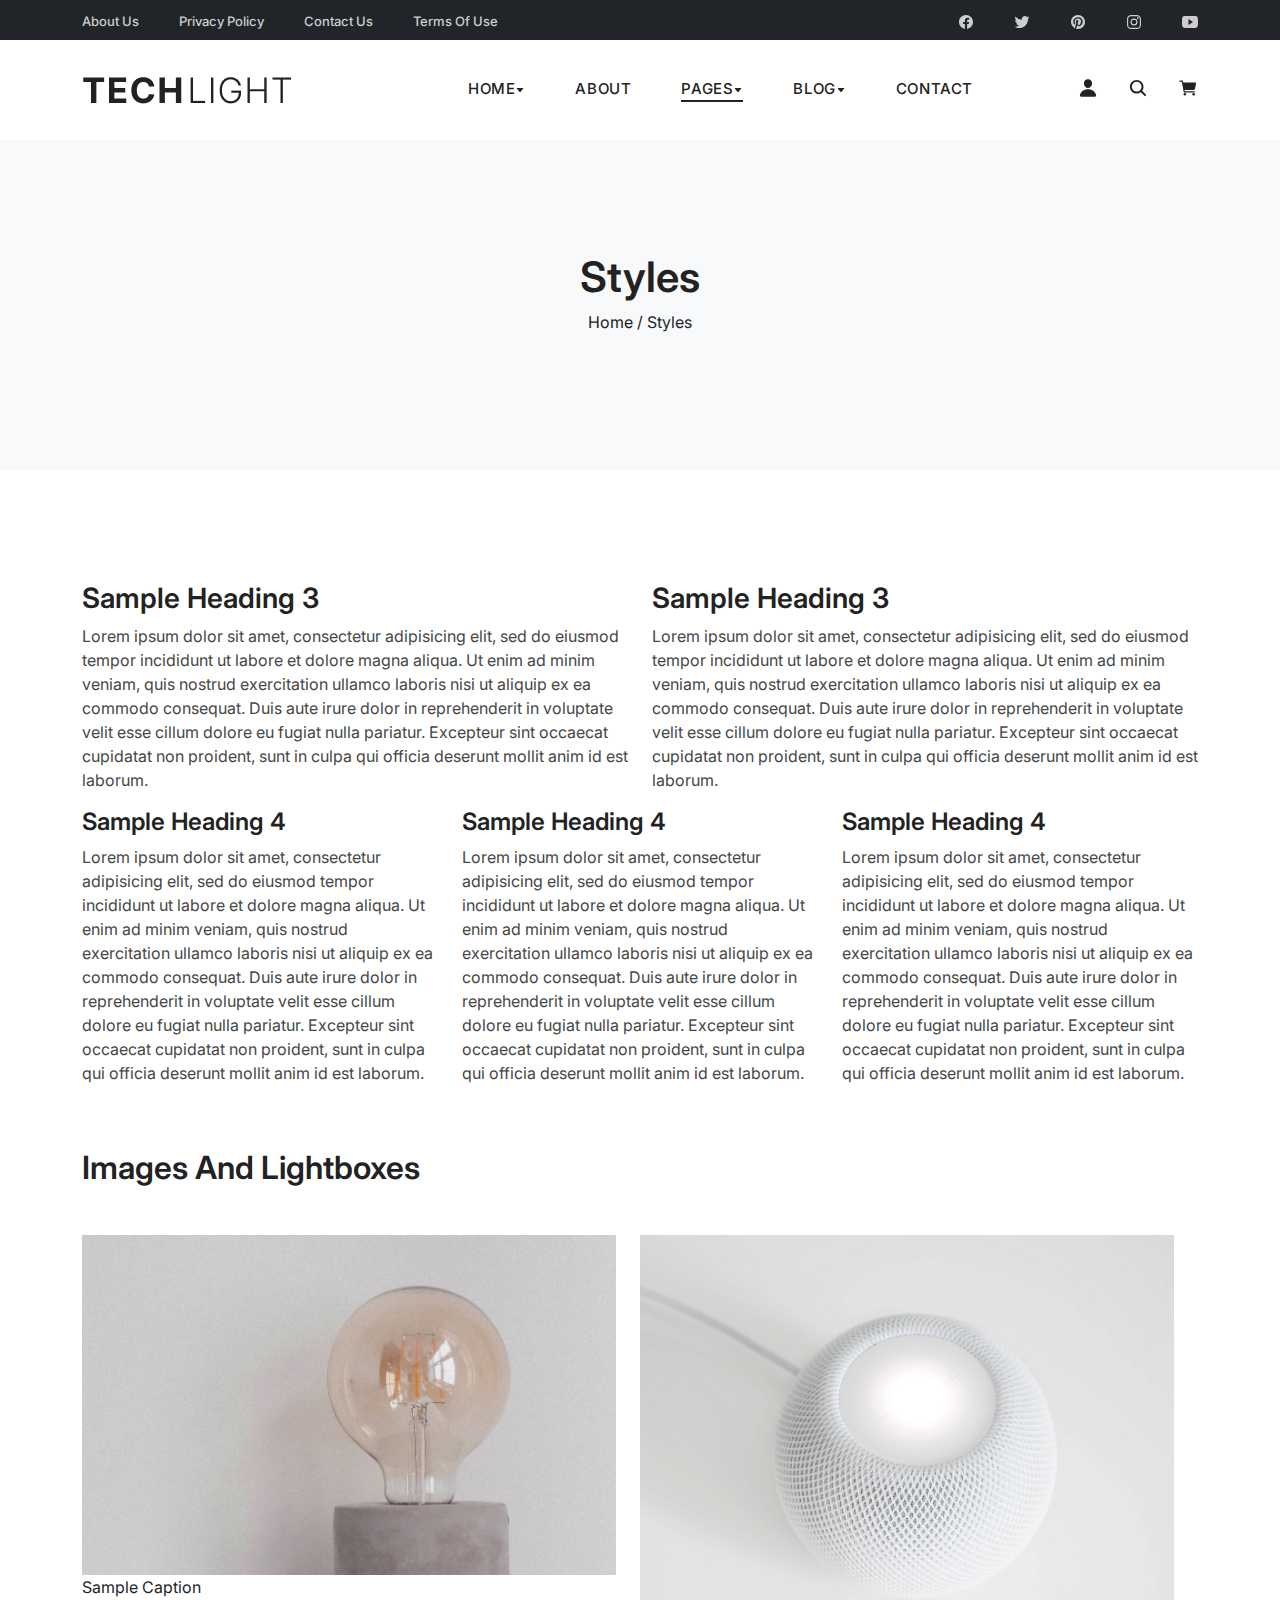
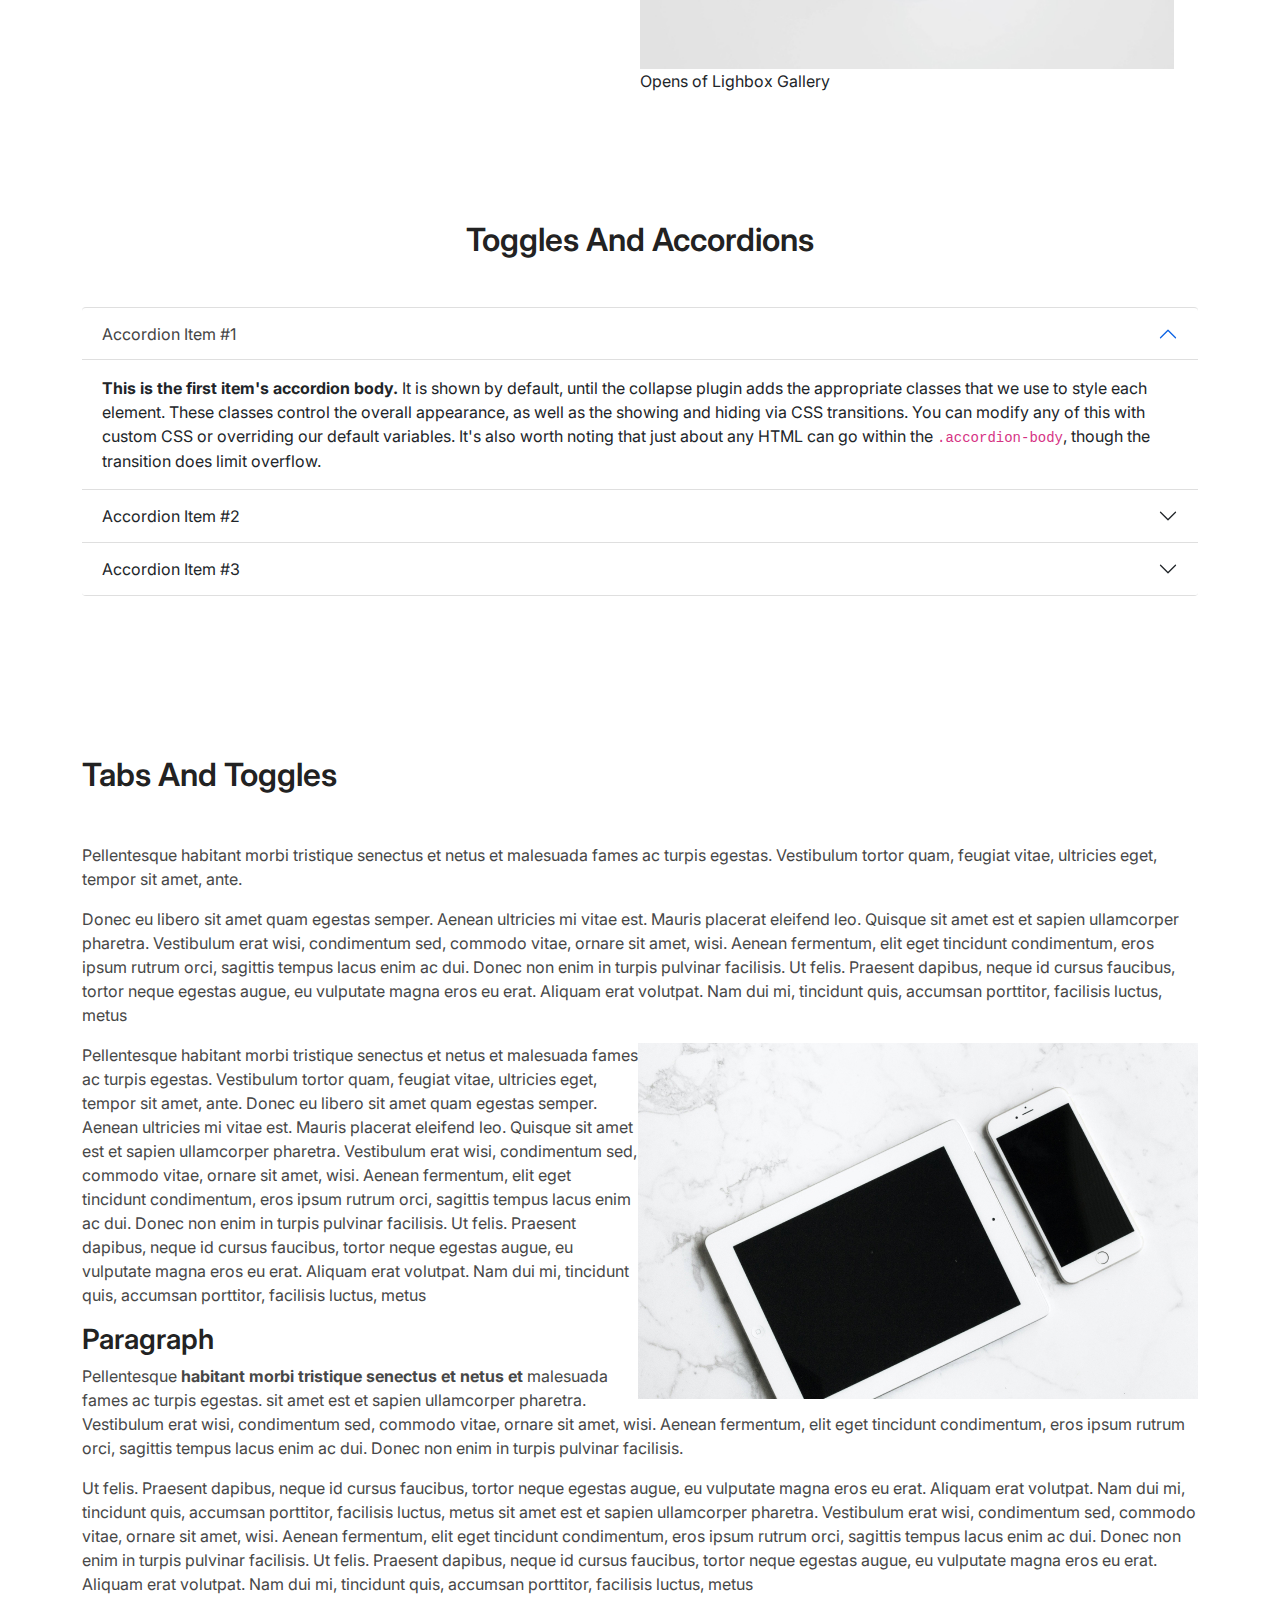
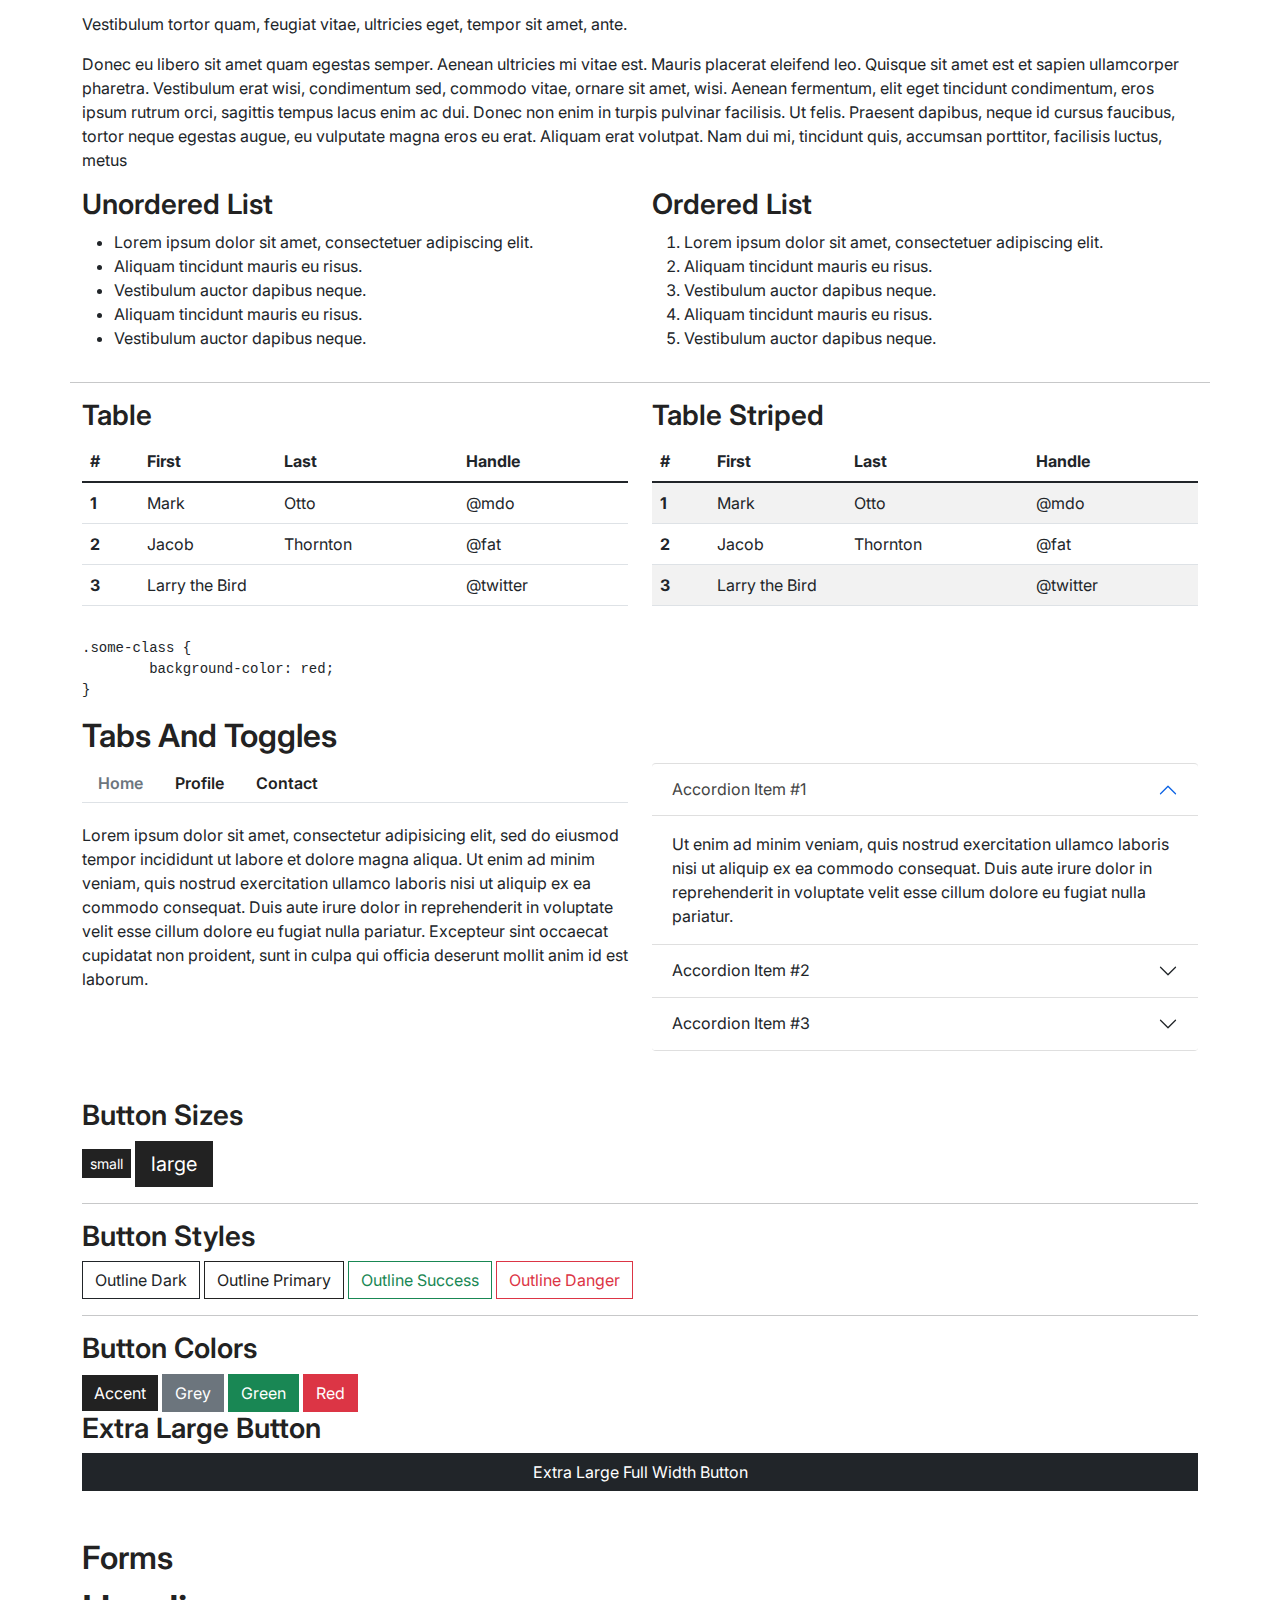
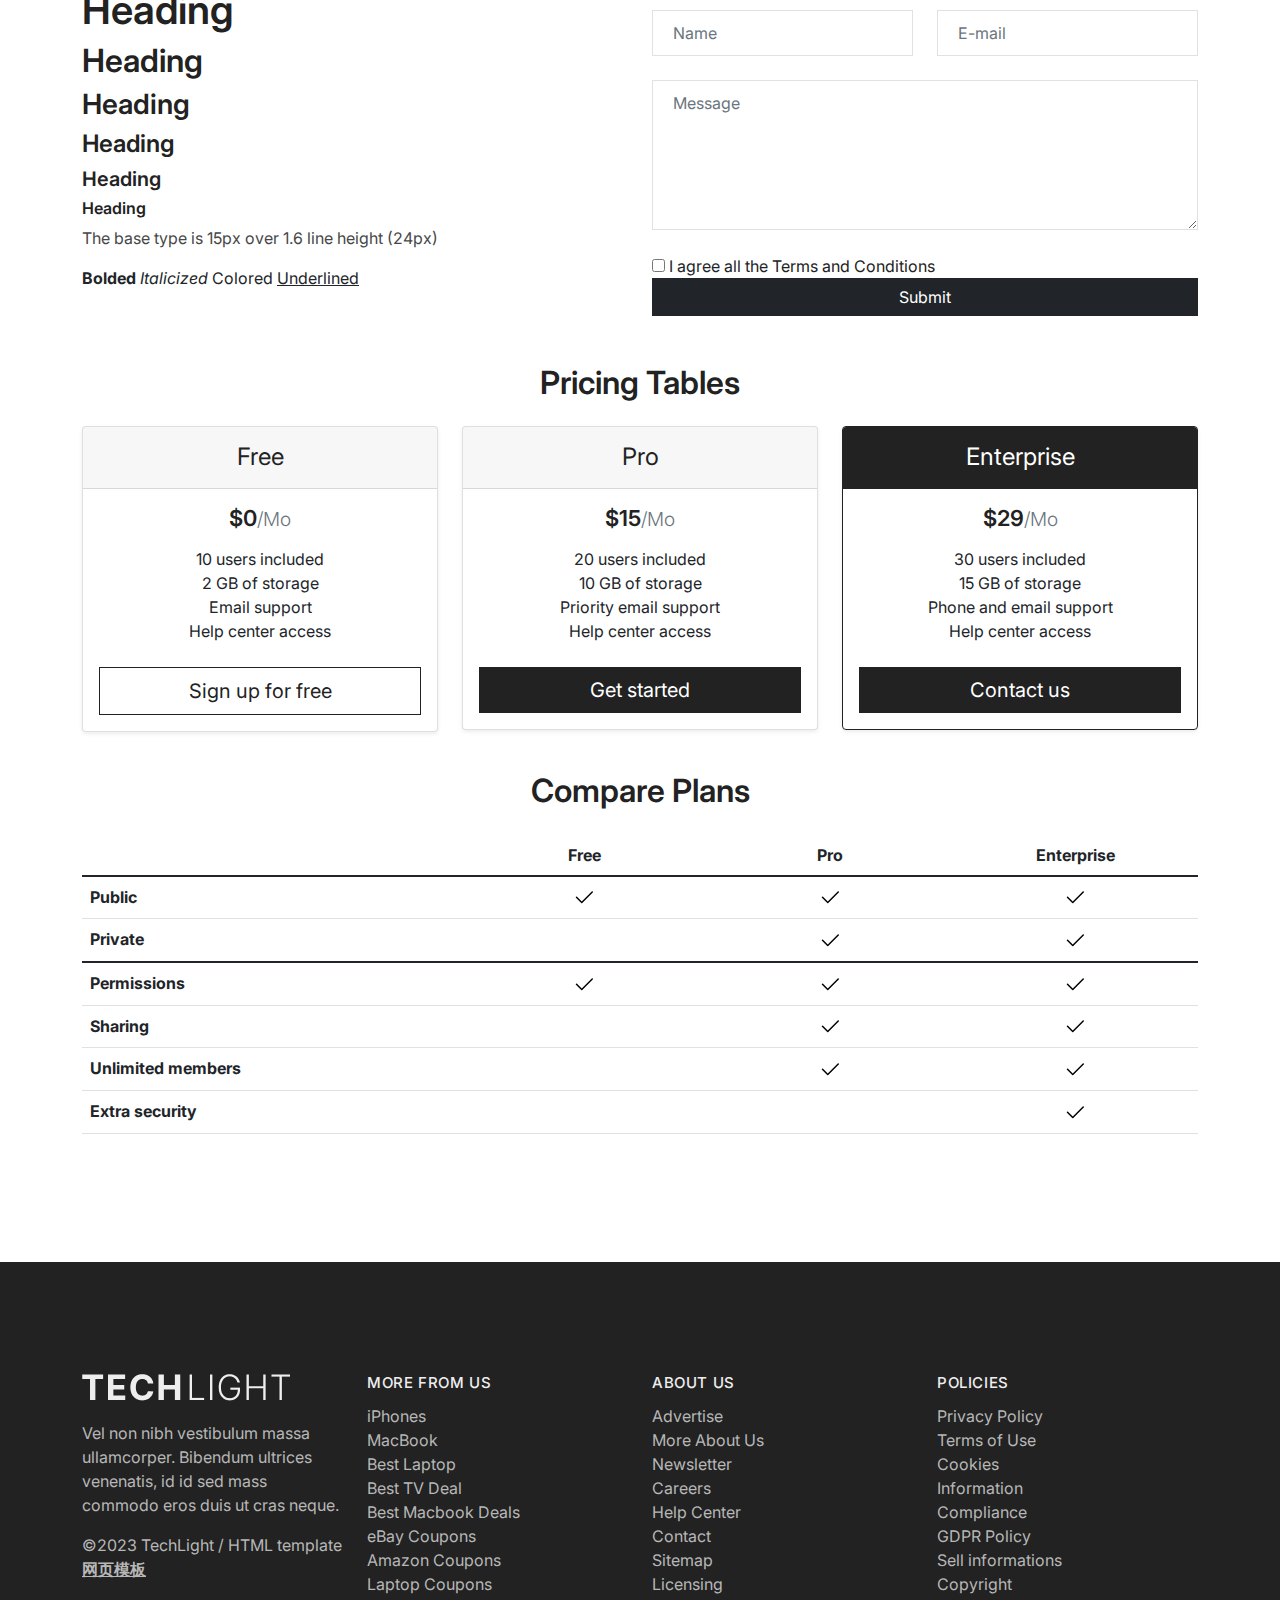
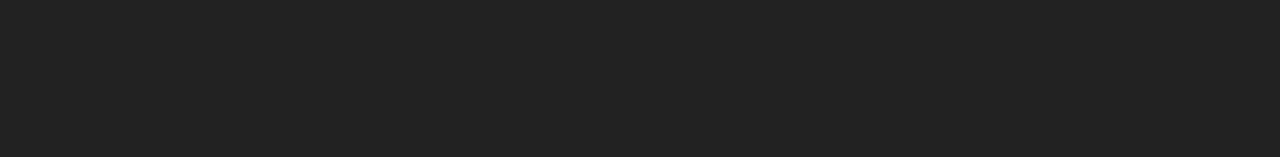
<file: styles.html>
<!DOCTYPE html>
<html>
<head>
	<title>TechLight - Tech Blog Free HTML CSS Website Template</title>

    <meta charset="utf-8">
    <meta http-equiv="X-UA-Compatible" content="IE=edge">
    <meta name="viewport" content="width=device-width, initial-scale=1.0">
    <meta name="format-detection" content="telephone=no">
    <meta name="apple-mobile-web-app-capable" content="yes">
    <meta name="author" content="">
    <meta name="keywords" content="">
    <meta name="description" content="">

    <link rel="stylesheet" type="text/css" href="css/vendor.css">
    <link href="css/bootstrap.min.css" rel="stylesheet">
    <link rel="stylesheet" type="text/css" href="css/main.css">

    <link rel="preconnect" href="https://fonts.googleapis.com">		
	<link rel="preconnect" href="https://fonts.gstatic.com" crossorigin>
	<link href="https://fonts.googleapis.com/css2?family=Inter:wght@100;200;300;400;500;600;700;800;900&display=swap" rel="stylesheet">
</head>
<body>

<svg xmlns="http://www.w3.org/2000/svg" style="display: none;">
	<symbol id="logo-facebook" xmlns="http://www.w3.org/2000/svg" class="ionicon" viewBox="0 0 512 512">
		<title>Facebook</title><path fill="currentColor" fill-rule="evenodd" d="M480 257.35c0-123.7-100.3-224-224-224s-224 100.3-224 224c0 111.8 81.9 204.47 189 221.29V322.12h-56.89v-64.77H221V208c0-56.13 33.45-87.16 84.61-87.16c24.51 0 50.15 4.38 50.15 4.38v55.13H327.5c-27.81 0-36.51 17.26-36.51 35v42h62.12l-9.92 64.77H291v156.54c107.1-16.81 189-109.48 189-221.31Z"/>
  	</symbol>
  	<symbol id="logo-twitter" xmlns="http://www.w3.org/2000/svg" class="ionicon" viewBox="0 0 512 512">
		<title>Twitter</title><path fill="currentColor" d="M496 109.5a201.8 201.8 0 0 1-56.55 15.3a97.51 97.51 0 0 0 43.33-53.6a197.74 197.74 0 0 1-62.56 23.5A99.14 99.14 0 0 0 348.31 64c-54.42 0-98.46 43.4-98.46 96.9a93.21 93.21 0 0 0 2.54 22.1a280.7 280.7 0 0 1-203-101.3A95.69 95.69 0 0 0 36 130.4c0 33.6 17.53 63.3 44 80.7A97.5 97.5 0 0 1 35.22 199v1.2c0 47 34 86.1 79 95a100.76 100.76 0 0 1-25.94 3.4a94.38 94.38 0 0 1-18.51-1.8c12.51 38.5 48.92 66.5 92.05 67.3A199.59 199.59 0 0 1 39.5 405.6a203 203 0 0 1-23.5-1.4A278.68 278.68 0 0 0 166.74 448c181.36 0 280.44-147.7 280.44-275.8c0-4.2-.11-8.4-.31-12.5A198.48 198.48 0 0 0 496 109.5Z"/>
  	</symbol>
  	<symbol id="logo-pinterest" xmlns="http://www.w3.org/2000/svg" class="ionicon" viewBox="0 0 512 512">
		<title>Pinterest</title><path fill="currentColor" d="M256.05 32c-123.7 0-224 100.3-224 224c0 91.7 55.2 170.5 134.1 205.2c-.6-15.6-.1-34.4 3.9-51.4c4.3-18.2 28.8-122.1 28.8-122.1s-7.2-14.3-7.2-35.4c0-33.2 19.2-58 43.2-58c20.4 0 30.2 15.3 30.2 33.6c0 20.5-13.1 51.1-19.8 79.5c-5.6 23.8 11.9 43.1 35.4 43.1c42.4 0 71-54.5 71-119.1c0-49.1-33.1-85.8-93.2-85.8c-67.9 0-110.3 50.7-110.3 107.3c0 19.5 5.8 33.3 14.8 43.9c4.1 4.9 4.7 6.9 3.2 12.5c-1.1 4.1-3.5 14-4.6 18c-1.5 5.7-6.1 7.7-11.2 5.6c-31.3-12.8-45.9-47-45.9-85.6c0-63.6 53.7-139.9 160.1-139.9c85.5 0 141.8 61.9 141.8 128.3c0 87.9-48.9 153.5-120.9 153.5c-24.2 0-46.9-13.1-54.7-27.9c0 0-13 51.6-15.8 61.6c-4.7 17.3-14 34.5-22.5 48a225.13 225.13 0 0 0 63.5 9.2c123.7 0 224-100.3 224-224S379.75 32 256.05 32Z"/>
  	</symbol>
  	<symbol id="logo-instagram" xmlns="http://www.w3.org/2000/svg" class="ionicon" viewBox="0 0 512 512">
		<title>Instagram</title><path fill="currentColor" d="M349.33 69.33a93.62 93.62 0 0 1 93.34 93.34v186.66a93.62 93.62 0 0 1-93.34 93.34H162.67a93.62 93.62 0 0 1-93.34-93.34V162.67a93.62 93.62 0 0 1 93.34-93.34h186.66m0-37.33H162.67C90.8 32 32 90.8 32 162.67v186.66C32 421.2 90.8 480 162.67 480h186.66C421.2 480 480 421.2 480 349.33V162.67C480 90.8 421.2 32 349.33 32Z"/><path fill="currentColor" d="M377.33 162.67a28 28 0 1 1 28-28a27.94 27.94 0 0 1-28 28ZM256 181.33A74.67 74.67 0 1 1 181.33 256A74.75 74.75 0 0 1 256 181.33m0-37.33a112 112 0 1 0 112 112a112 112 0 0 0-112-112Z"/>
  	</symbol>
  	<symbol id="logo-youtube" xmlns="http://www.w3.org/2000/svg" class="ionicon" viewBox="0 0 512 512">
		<title>Youtube</title><path fill="currentColor" d="M508.64 148.79c0-45-33.1-81.2-74-81.2C379.24 65 322.74 64 265 64h-18c-57.6 0-114.2 1-169.6 3.6C36.6 67.6 3.5 104 3.5 149C1 184.59-.06 220.19 0 255.79q-.15 53.4 3.4 106.9c0 45 33.1 81.5 73.9 81.5c58.2 2.7 117.9 3.9 178.6 3.8q91.2.3 178.6-3.8c40.9 0 74-36.5 74-81.5c2.4-35.7 3.5-71.3 3.4-107q.34-53.4-3.26-106.9ZM207 353.89v-196.5l145 98.2Z"/>
  	</symbol>
  	<symbol id="person" xmlns="http://www.w3.org/2000/svg" class="ionicon" viewBox="0 0 512 512">
		<title>Login</title><path fill="currentColor" d="M332.64 64.58C313.18 43.57 286 32 256 32c-30.16 0-57.43 11.5-76.8 32.38c-19.58 21.11-29.12 49.8-26.88 80.78C156.76 206.28 203.27 256 256 256s99.16-49.71 103.67-110.82c2.27-30.7-7.33-59.33-27.03-80.6ZM432 480H80a31 31 0 0 1-24.2-11.13c-6.5-7.77-9.12-18.38-7.18-29.11C57.06 392.94 83.4 353.61 124.8 326c36.78-24.51 83.37-38 131.2-38s94.42 13.5 131.2 38c41.4 27.6 67.74 66.93 76.18 113.75c1.94 10.73-.68 21.34-7.18 29.11A31 31 0 0 1 432 480Z"/>
  	</symbol>
  	<symbol id="search" xmlns="http://www.w3.org/2000/svg" class="ionicon" viewBox="0 0 512 512">
		<title>Search</title><path fill="currentColor" d="M456.69 421.39L362.6 327.3a173.81 173.81 0 0 0 34.84-104.58C397.44 126.38 319.06 48 222.72 48S48 126.38 48 222.72s78.38 174.72 174.72 174.72A173.81 173.81 0 0 0 327.3 362.6l94.09 94.09a25 25 0 0 0 35.3-35.3ZM97.92 222.72a124.8 124.8 0 1 1 124.8 124.8a124.95 124.95 0 0 1-124.8-124.8Z"/>
  	</symbol>
  	<symbol id="cart" xmlns="http://www.w3.org/2000/svg" class="ionicon" viewBox="0 0 512 512">
		<title>Cart</title><circle cx="176" cy="416" r="32" fill="currentColor"/><circle cx="400" cy="416" r="32" fill="currentColor"/><path fill="currentColor" d="M456.8 120.78a23.92 23.92 0 0 0-18.56-8.78H133.89l-6.13-34.78A16 16 0 0 0 112 64H48a16 16 0 0 0 0 32h50.58l45.66 258.78A16 16 0 0 0 160 368h256a16 16 0 0 0 0-32H173.42l-5.64-32h241.66A24.07 24.07 0 0 0 433 284.71l28.8-144a24 24 0 0 0-5-19.93Z"/>
  	</symbol>
  	<symbol id="long-arrow-alt-left" xmlns="http://www.w3.org/2000/svg" class="la" viewBox="0 0 32 32">
        <title>Long Arrow Left</title><path fill="currentColor" d="M10.813 9.281L4.093 16l6.72 6.719l1.406-1.438L7.938 17H28v-2H7.937l4.282-4.281z"/>
    </symbol>
    <symbol id="long-arrow-alt-right" xmlns="http://www.w3.org/2000/svg" class="la" viewBox="0 0 32 32">
    	<title>Long Arrow Right</title><path fill="currentColor" d="M21.188 9.281L19.78 10.72L24.063 15H4v2h20.063l-4.282 4.281l1.407 1.438L27.905 16z"/>
    </symbol>
  	<symbol id="caret-down" xmlns="http://www.w3.org/2000/svg" class="ionicon" viewBox="0 0 512 512">
		<title>Caret Down</title><path fill="currentColor" d="m98 190.06l139.78 163.12a24 24 0 0 0 36.44 0L414 190.06c13.34-15.57 2.28-39.62-18.22-39.62h-279.6c-20.5 0-31.56 24.05-18.18 39.62Z"/>
  	</symbol>
  	<symbol id="arrow-back" xmlns="http://www.w3.org/2000/svg" class="ionicon" viewBox="0 0 512 512">
		<title>Arrow Back</title><path fill="none" stroke="currentColor" stroke-linecap="round" stroke-linejoin="round" stroke-width="48" d="M244 400L100 256l144-144M120 256h292"/>
  	</symbol>
  	<symbol id="arrow-forward" xmlns="http://www.w3.org/2000/svg" class="ionicon" viewBox="0 0 512 512">
		<title>Arrow Forward</title><path fill="none" stroke="currentColor" stroke-linecap="round" stroke-linejoin="round" stroke-width="48" d="m268 112l144 144l-144 144m124-144H100"/>
  	</symbol>
  	<symbol id="chevron-forward" xmlns="http://www.w3.org/2000/svg" class="ionicon" viewBox="0 0 512 512">
		<title>Chevron Forward</title><path fill="none" stroke="currentColor" stroke-linecap="round" stroke-linejoin="round" stroke-width="48" d="m184 112l144 144l-144 144"/>
  	</symbol>
  	<symbol id="play" xmlns="http://www.w3.org/2000/svg" class="ionicon" viewBox="0 0 512 512">
		<title>Play</title><path fill="currentColor" d="M133 440a35.37 35.37 0 0 1-17.5-4.67c-12-6.8-19.46-20-19.46-34.33V111c0-14.37 7.46-27.53 19.46-34.33a35.13 35.13 0 0 1 35.77.45l247.85 148.36a36 36 0 0 1 0 61l-247.89 148.4A35.5 35.5 0 0 1 133 440Z"/>
  	</symbol>
  	<symbol id="menu-sharp" xmlns="http://www.w3.org/2000/svg" class="ionicon" viewBox="0 0 512 512">
		<title>Menu</title><path fill="currentColor" d="M64 384h384v-42.67H64Zm0-106.67h384v-42.66H64ZM64 128v42.67h384V128Z"/>
  	</symbol>
  	<symbol id="close-sharp" xmlns="http://www.w3.org/2000/svg" class="ionicon" viewBox="0 0 512 512">
		<title>Cross</title><path fill="currentColor" d="M400 145.49L366.51 112L256 222.51L145.49 112L112 145.49L222.51 256L112 366.51L145.49 400L256 289.49L366.51 400L400 366.51L289.49 256L400 145.49z"/>
  	</symbol>
  	<symbol id="check" viewBox="0 0 16 16">
	    <title>Check</title>
	    <path d="M13.854 3.646a.5.5 0 0 1 0 .708l-7 7a.5.5 0 0 1-.708 0l-3.5-3.5a.5.5 0 1 1 .708-.708L6.5 10.293l6.646-6.647a.5.5 0 0 1 .708 0z"></path>
	</symbol>
</svg>

<div id="preloader">
  <div id="loader"></div>
</div>

<div class="search-popup">
  <div class="search-popup-container">

    <h3 class="my-3">Search Here</h3>
    <form role="search" method="get" class="search-form" action="">
        <input type="search" id="search-form" class="search-field" placeholder="Type and press enter" value="" name="s" />
        <button type="submit" class="search-submit">
	        <a href="#" class="search-button">
	          <svg class="bi" width="20" height="20"><use xlink:href="#search"></use></svg>
	        </a>
	    </button>
    </form>

  </div>
</div>
<header id="header-wrap">
	<div class="top-header bg-dark">

		<div class="container py-2 d-flex justify-content-between text-white">
			
			<div class="secondary-nav">
				<ul class="d-flex m-0 list-unstyled">
					<li><a href="#about">About Us</a></li>
					<li><a href="#about">Privacy Policy</a></li>
					<li><a href="#about">Contact Us</a></li>
					<li><a href="#about">Terms of Use</a></li>
				</ul>
			</div>

			<div class="social-share">
				<ul class="d-flex flex-wrap m-0 list-unstyled">
					<li><a href="#"><svg class="bi" width="16" height="16"><use xlink:href="#logo-facebook"></use></svg></a></li>
					<li><a href="#"><svg class="bi" width="16" height="16"><use xlink:href="#logo-twitter"></use></svg></a></li>
					<li><a href="#"><svg class="bi" width="16" height="16"><use xlink:href="#logo-pinterest"></use></svg></a></li>
					<li><a href="#"><svg class="bi" width="16" height="16"><use xlink:href="#logo-instagram"></use></svg></a></li>
					<li><a href="#"><svg class="bi" width="16" height="16"><use xlink:href="#logo-youtube"></use></svg></a></li>
				</ul>
			</div>

		</div>

	</div>

	<nav id="header-nav" class="navbar navbar-expand-lg py-4">

		<div class="container align-items-center">

			<a class="navbar-brand" href="index.html">
				<img src="images/logo.png" class="logo">
			</a>
			<button class="navbar-toggler d-flex d-lg-none" type="button" data-bs-toggle="offcanvas" data-bs-target="#offcanvasRight" aria-controls="offcanvasRight">
		    	<svg class="bi" width="36" height="36"><use xlink:href="#menu-sharp"></use></svg>
		 	</button>

			<div class="offcanvas offcanvas-end" tabindex="-1" id="offcanvasRight" aria-labelledby="offcanvasRightLabel">
				<div class="offcanvas-header justify-content-end">
	              <button type="button" data-bs-dismiss="offcanvas" aria-label="Close" data-bs-target="#bdNavbar">
	              	<svg class="bi" width="36" height="36"><use xlink:href="#close-sharp"></use></svg>
	              </button>
	            </div>
				<div class="offcanvas-body justify-content-end">
					<ul id="navbar" class="navbar-nav d-flex justify-content-end flex-wrap list-unstyled m-0">
						<li class="nav-item dropdown">
							<a class="nav-link" href="#" role="button" data-bs-toggle="dropdown" aria-expanded="true">Home<svg class="bi" width="10" height="10"><use xlink:href="#caret-down"></use></svg></a>
							<ul class="dropdown-menu" data-bs-popper="none">
					          	<li><a href="index.html" class="dropdown-item">Blog Home</a></li>
					          	<li><a href="shop-home.html" class="dropdown-item">Shop Home</a></li>
					        </ul>
						</li>
						<li class="nav-item">
							<a class="nav-link" href="about.html">About</a>
						</li>
				        <li class="nav-item dropdown">
				         	<a class="nav-link active" href="#" role="button" data-bs-toggle="dropdown" aria-expanded="true">Pages<svg class="bi" width="10" height="10"><use xlink:href="#caret-down"></use></svg></a>
							<ul class="dropdown-menu" data-bs-popper="none">
					          	<li><a href="shop.html" class="dropdown-item">Shop <small><b>(PRO)</b></small></a></li>
					          	<li><a href="shop-single.html" class="dropdown-item">Shop Single <small><b>(PRO)</b></small></a></li>
					          	<li><a href="cart.html" class="dropdown-item">Cart <small><b>(PRO)</b></small></a></li>
					          	<li><a href="checkout.html" class="dropdown-item">Checkout <small><b>(PRO)</b></small></a></li>
					          	<li><a href="login.html" class="dropdown-item">Login <small><b>(PRO)</b></small></a></li>
					          	<li><a href="styles.html" class="dropdown-item active">Styles</a></li>
					        </ul>
				        </li>
				        <li class="nav-item dropdown">
				         	<a class="nav-link" href="#" role="button" data-bs-toggle="dropdown" aria-expanded="true">Blog<svg class="bi" width="10" height="10"><use xlink:href="#caret-down"></use></svg></a>
							<ul class="dropdown-menu" data-bs-popper="none">
					          	<li><a href="blog.html" class="dropdown-item">Blog <small><b>(PRO)</b></small></a></li>
					          	<li><a href="blog-masonry.html" class="dropdown-item">Blog Masonry <small><b>(PRO)</b></small></a></li>
					          	<li><a href="single-post.html" class="dropdown-item">Single Post <small><b>(PRO)</b></small></a></li>
					        </ul>
				        </li>
						<li class="nav-item">
							<a class="nav-link" href="contact.html">Contact</a>
						</li>

						<li class="nav-item">
		                  <div class="user-items">
		                    <ul class="d-flex justify-content-end list-unstyled m-0">
		                      <li>
		                        <a href="login.html">
		                          <svg class="bi" width="20" height="20"><use xlink:href="#person"></use></svg>
		                        </a>
		                      </li>
		                      <li>
		                        <a href="#" class="search-button">
		                          <svg class="bi" width="20" height="20"><use xlink:href="#search"></use></svg>
		                        </a>
		                      </li>
		                      <li>
		                        <a href="cart.html">
		                          <svg class="bi" width="20" height="20"><use xlink:href="#cart"></use></svg>
		                        </a>
		                      </li>
		                    </ul>
		                  </div>
		                </li>

					</ul>
				</div>
			</div>

		</div>

	</nav>	
</header>

<section id="intro" class="bg-light padding-large">
  <div class="container">
    <div class="row">
      <div class="col-xl-8 offset-xl-2 col-lg-10 offset-lg-1">
        
        <div class="page-title text-center">
          <h2>Styles</h2>
          <div class="breadcum-items">
            <span class="item"><a href="index.html">Home /</a></span>
            <span class="item colored">Styles</span>
          </div>
        </div>

      </div>
    </div>
  </div>
</section>

<section class="padding-large">
	<div class="container">
		<div class="row">

			<div class="col-md-6">

				<h3>Sample Heading 3</h3>

				<p>Lorem ipsum dolor sit amet, consectetur adipisicing elit, sed do eiusmod
				tempor incididunt ut labore et dolore magna aliqua. Ut enim ad minim veniam,
				quis nostrud exercitation ullamco laboris nisi ut aliquip ex ea commodo
				consequat. Duis aute irure dolor in reprehenderit in voluptate velit esse
				cillum dolore eu fugiat nulla pariatur. Excepteur sint occaecat cupidatat non
				proident, sunt in culpa qui officia deserunt mollit anim id est laborum.</p>

			</div>

			<div class="col-md-6">

				<h3>Sample Heading 3</h3>

				<p>Lorem ipsum dolor sit amet, consectetur adipisicing elit, sed do eiusmod
				tempor incididunt ut labore et dolore magna aliqua. Ut enim ad minim veniam,
				quis nostrud exercitation ullamco laboris nisi ut aliquip ex ea commodo
				consequat. Duis aute irure dolor in reprehenderit in voluptate velit esse
				cillum dolore eu fugiat nulla pariatur. Excepteur sint occaecat cupidatat non
				proident, sunt in culpa qui officia deserunt mollit anim id est laborum.</p>

			</div>
		</div>

		<div class="row">

			<div class="col-md-4">

				<h4>Sample Heading 4</h4>

				<p>Lorem ipsum dolor sit amet, consectetur adipisicing elit, sed do eiusmod
				tempor incididunt ut labore et dolore magna aliqua. Ut enim ad minim veniam,
				quis nostrud exercitation ullamco laboris nisi ut aliquip ex ea commodo
				consequat. Duis aute irure dolor in reprehenderit in voluptate velit esse
				cillum dolore eu fugiat nulla pariatur. Excepteur sint occaecat cupidatat non
				proident, sunt in culpa qui officia deserunt mollit anim id est laborum.</p>

			</div>

			<div class="col-md-4">

				<h4>Sample Heading 4</h4>

				<p>Lorem ipsum dolor sit amet, consectetur adipisicing elit, sed do eiusmod
				tempor incididunt ut labore et dolore magna aliqua. Ut enim ad minim veniam,
				quis nostrud exercitation ullamco laboris nisi ut aliquip ex ea commodo
				consequat. Duis aute irure dolor in reprehenderit in voluptate velit esse
				cillum dolore eu fugiat nulla pariatur. Excepteur sint occaecat cupidatat non
				proident, sunt in culpa qui officia deserunt mollit anim id est laborum.</p>

			</div>

			<div class="col-md-4">

				<h4>Sample Heading 4</h4>

				<p>Lorem ipsum dolor sit amet, consectetur adipisicing elit, sed do eiusmod
				tempor incididunt ut labore et dolore magna aliqua. Ut enim ad minim veniam,
				quis nostrud exercitation ullamco laboris nisi ut aliquip ex ea commodo
				consequat. Duis aute irure dolor in reprehenderit in voluptate velit esse
				cillum dolore eu fugiat nulla pariatur. Excepteur sint occaecat cupidatat non
				proident, sunt in culpa qui officia deserunt mollit anim id est laborum.</p>

			</div>
		</div>

		<div class="row mt-5">
			<div class="col-md-12">
				<h2 class="section-title mb-5">Images and Lightboxes</h2>
			</div>
			<div class="row">
				<div class="col-md-6">
					<figure>
						<img src="images/postitem3.jpg" class="img-fluid">
						<figcaption>Sample Caption</figcaption>
					</figure>
				</div>
				<div class="col-md-6">
					<figure>
						<a href="images/postitem10.jpg" title="Calm Before The Storm (One Shoe Photography Ltd.)" class="image-link"><img src="images/postitem10.jpg" class="img-fluid"></a>
						<figcaption>Opens of Lighbox Gallery</figcaption>
					</figure>
				</div>
			</div>
		</div>

	</div>
</section>

<section>
	<div class="container">
		
		<div class="row">
			<div class="col">
				<h2 class="section-title text-center mb-5">Toggles and Accordions</h2>
			</div>
		</div>

		<div class="row">
			<div class="col">

				<div class="accordion mb-5" id="accordionExample">
				  <div class="accordion-item">
				    <h2 class="accordion-header" id="headingOne">
				      <button class="accordion-button" type="button" data-bs-toggle="collapse" data-bs-target="#collapseOne" aria-expanded="true" aria-controls="collapseOne">
				        Accordion Item #1
				      </button>
				    </h2>
				    <div id="collapseOne" class="accordion-collapse collapse show" aria-labelledby="headingOne">
				      <div class="accordion-body">
				        <strong>This is the first item's accordion body.</strong> It is shown by default, until the collapse plugin adds the appropriate classes that we use to style each element. These classes control the overall appearance, as well as the showing and hiding via CSS transitions. You can modify any of this with custom CSS or overriding our default variables. It's also worth noting that just about any HTML can go within the <code>.accordion-body</code>, though the transition does limit overflow.
				      </div>
				    </div>
				  </div>
				  <div class="accordion-item">
				    <h2 class="accordion-header" id="headingTwo">
				      <button class="accordion-button collapsed" type="button" data-bs-toggle="collapse" data-bs-target="#collapseTwo" aria-expanded="false" aria-controls="collapseTwo">
				        Accordion Item #2
				      </button>
				    </h2>
				    <div id="collapseTwo" class="accordion-collapse collapse" aria-labelledby="headingTwo">
				      <div class="accordion-body">
				        <strong>This is the second item's accordion body.</strong> It is hidden by default, until the collapse plugin adds the appropriate classes that we use to style each element. These classes control the overall appearance, as well as the showing and hiding via CSS transitions. You can modify any of this with custom CSS or overriding our default variables. It's also worth noting that just about any HTML can go within the <code>.accordion-body</code>, though the transition does limit overflow.
				      </div>
				    </div>
				  </div>
				  <div class="accordion-item">
				    <h2 class="accordion-header" id="headingThree">
				      <button class="accordion-button collapsed" type="button" data-bs-toggle="collapse" data-bs-target="#collapseThree" aria-expanded="false" aria-controls="collapseThree">
				        Accordion Item #3
				      </button>
				    </h2>
				    <div id="collapseThree" class="accordion-collapse collapse" aria-labelledby="headingThree">
				      <div class="accordion-body">
				        <strong>This is the third item's accordion body.</strong> It is hidden by default, until the collapse plugin adds the appropriate classes that we use to style each element. These classes control the overall appearance, as well as the showing and hiding via CSS transitions. You can modify any of this with custom CSS or overriding our default variables. It's also worth noting that just about any HTML can go within the <code>.accordion-body</code>, though the transition does limit overflow.
				      </div>
				    </div>
				  </div>
				</div>

			</div>	
		</div>
	</div>
</section>

<section class="padding-large">
	<div class="container">
		
		<div class="row">
			<div class="col-md-12">
				<h2 class="section-title mb-5">Tabs and Toggles</h2>
			</div>
		</div>

		<div class="row">
			<div class="col-md-12">
				<blockquote><p>Pellentesque habitant morbi tristique senectus et netus et malesuada fames ac turpis egestas. Vestibulum tortor quam, feugiat vitae, ultricies eget, tempor sit amet, ante.</p></blockquote>
				<p>
					Donec eu libero sit amet quam egestas semper. Aenean ultricies mi vitae est. Mauris placerat eleifend leo. Quisque sit amet est et sapien ullamcorper pharetra. Vestibulum erat wisi, condimentum sed, commodo vitae, ornare sit amet, wisi. Aenean fermentum, elit eget tincidunt condimentum, eros ipsum rutrum orci, sagittis tempus lacus enim ac dui. Donec non enim in turpis pulvinar facilisis. Ut felis. Praesent dapibus, neque id cursus faucibus, tortor neque egestas augue, eu vulputate magna eros eu erat. Aliquam erat volutpat. Nam dui mi, tincidunt quis, accumsan porttitor, facilisis luctus, metus</p><img src="images/postitem7.jpg" class="float-end">

				<p><span class="dropcap">P</span>ellentesque habitant morbi tristique senectus et netus et malesuada fames ac turpis egestas. Vestibulum tortor quam, feugiat vitae, ultricies eget, tempor sit amet, ante. Donec eu libero sit amet quam egestas semper. Aenean ultricies mi vitae est. Mauris placerat eleifend leo. Quisque sit amet est et sapien ullamcorper pharetra. Vestibulum erat wisi, condimentum sed, commodo vitae, ornare sit amet, wisi. Aenean fermentum, elit eget tincidunt condimentum, eros ipsum rutrum orci, sagittis tempus lacus enim ac dui. Donec non enim in turpis pulvinar facilisis. Ut felis. <span class="highlight">Praesent dapibus, neque id cursus</span> faucibus, tortor neque egestas augue, eu vulputate magna eros eu erat. Aliquam erat volutpat. Nam dui mi, tincidunt quis, accumsan porttitor, facilisis luctus, metus</p>

				<h3>Paragraph</h3>
				<p>Pellentesque <strong>habitant morbi tristique senectus et netus et</strong> malesuada fames ac turpis egestas. sit amet est et sapien ullamcorper pharetra. Vestibulum erat wisi, condimentum sed, commodo vitae, ornare sit amet, wisi. Aenean fermentum, elit eget tincidunt condimentum, eros ipsum rutrum orci, sagittis tempus lacus enim ac dui. Donec non enim in turpis pulvinar facilisis.</p>

				<p>Ut felis. Praesent dapibus, neque id cursus faucibus, tortor neque egestas augue, eu vulputate magna eros eu erat. Aliquam erat volutpat. Nam dui mi, tincidunt quis, accumsan porttitor, facilisis luctus, metus sit amet est et sapien ullamcorper pharetra. Vestibulum erat wisi, condimentum sed, commodo vitae, ornare sit amet, wisi. Aenean fermentum, elit eget tincidunt condimentum, eros ipsum rutrum orci, sagittis tempus lacus enim ac dui. Donec non enim in turpis pulvinar facilisis. Ut felis. Praesent dapibus, neque id cursus faucibus, tortor neque egestas augue, eu vulputate magna eros eu erat. Aliquam erat volutpat. Nam dui mi, tincidunt quis, accumsan porttitor, facilisis luctus, metus <blockquote class="pullquote-right">Vestibulum tortor quam, feugiat vitae, ultricies eget, tempor sit amet, ante.</blockquote> Donec eu libero sit amet quam egestas semper. Aenean ultricies mi vitae est. Mauris placerat eleifend leo. <a href="#">Quisque</a> sit amet est et sapien ullamcorper pharetra. Vestibulum erat wisi, condimentum sed, commodo vitae, ornare sit amet, wisi. Aenean fermentum, elit eget tincidunt condimentum, eros ipsum rutrum orci, sagittis tempus lacus enim ac dui. Donec non enim in turpis pulvinar facilisis. Ut felis. Praesent dapibus, neque id cursus faucibus, tortor neque egestas augue, eu vulputate magna eros eu erat. Aliquam erat volutpat. Nam dui mi, tincidunt quis, accumsan porttitor, facilisis luctus, metus</p>
			</div>
		</div>

		<div class="row">
			<div class="col-md-6">
				<h3>Unordered List</h3>
				<ul>
				   <li>Lorem ipsum dolor sit amet, consectetuer adipiscing elit.</li>
				   <li>Aliquam tincidunt mauris eu risus.</li>
				   <li>Vestibulum auctor dapibus neque.</li>
				   <li>Aliquam tincidunt mauris eu risus.</li>
				   <li>Vestibulum auctor dapibus neque.</li>
				</ul>
						 
			</div>
			<div class="col-md-6">
				<h3>Ordered List</h3>
				<ol>
				   <li>Lorem ipsum dolor sit amet, consectetuer adipiscing elit.</li>
				   <li>Aliquam tincidunt mauris eu risus.</li>
				   <li>Vestibulum auctor dapibus neque.</li>
				   <li>Aliquam tincidunt mauris eu risus.</li>
				   <li>Vestibulum auctor dapibus neque.</li>
				</ol>
				
			</div>
		</div>

		<div class="row my-3">
			<hr>
			<div class="col-md-6">

				<h3>Table</h3>
				<table class="table">
				  <thead>
				    <tr>
				      <th scope="col">#</th>
				      <th scope="col">First</th>
				      <th scope="col">Last</th>
				      <th scope="col">Handle</th>
				    </tr>
				  </thead>
				  <tbody>
				    <tr>
				      <th scope="row">1</th>
				      <td>Mark</td>
				      <td>Otto</td>
				      <td>@mdo</td>
				    </tr>
				    <tr>
				      <th scope="row">2</th>
				      <td>Jacob</td>
				      <td>Thornton</td>
				      <td>@fat</td>
				    </tr>
				    <tr>
				      <th scope="row">3</th>
				      <td colspan="2">Larry the Bird</td>
				      <td>@twitter</td>
				    </tr>
				  </tbody>
				</table>
			</div>

			<div class="col-md-6">
				<h3>Table Striped</h3>
				<table class="table table-striped">
				  <thead>
				    <tr>
				      <th scope="col">#</th>
				      <th scope="col">First</th>
				      <th scope="col">Last</th>
				      <th scope="col">Handle</th>
				    </tr>
				  </thead>
				  <tbody>
				    <tr>
				      <th scope="row">1</th>
				      <td>Mark</td>
				      <td>Otto</td>
				      <td>@mdo</td>
				    </tr>
				    <tr>
				      <th scope="row">2</th>
				      <td>Jacob</td>
				      <td>Thornton</td>
				      <td>@fat</td>
				    </tr>
				    <tr>
				      <th scope="row">3</th>
				      <td colspan="2">Larry the Bird</td>
				      <td>@twitter</td>
				    </tr>
				  </tbody>
				</table>
			</div>
			
		</div>

		<div class="row">
			<div class="col-md-12">
<pre><code>.some-class {
	background-color: red;
}</code></pre>
						 
			</div>
			
		</div>

		<div class="row">
			<div class="col-md-12">
				<h2>Tabs and Toggles</h2>
			</div>
		</div>

		<div class="row">
			<div class="col-md-6">

				<div class="bootstrap-tabs">
					<nav>
					  <div class="nav nav-tabs" id="nav-tab" role="tablist">
					    <button class="nav-link active" id="nav-home-tab" data-bs-toggle="tab" data-bs-target="#nav-home" type="button" role="tab" aria-controls="nav-home" aria-selected="true">Home</button>
					    <button class="nav-link" id="nav-profile-tab" data-bs-toggle="tab" data-bs-target="#nav-profile" type="button" role="tab" aria-controls="nav-profile" aria-selected="false">Profile</button>
					    <button class="nav-link" id="nav-contact-tab" data-bs-toggle="tab" data-bs-target="#nav-contact" type="button" role="tab" aria-controls="nav-contact" aria-selected="false">Contact</button>
					  </div>
					</nav>
					<div class="tab-content" id="nav-tabContent">
					  <div class="tab-pane fade show active" id="nav-home" role="tabpanel" aria-labelledby="nav-home-tab">Lorem ipsum dolor sit amet, consectetur adipisicing elit, sed do eiusmod tempor incididunt ut labore et dolore magna aliqua. Ut enim ad minim veniam,
					  quis nostrud exercitation ullamco laboris nisi ut aliquip ex ea commodo consequat. Duis aute irure dolor in reprehenderit in voluptate velit esse cillum dolore eu fugiat nulla pariatur. Excepteur sint occaecat cupidatat non proident, sunt in culpa qui officia deserunt mollit anim id est laborum.</div>
					  <div class="tab-pane fade" id="nav-profile" role="tabpanel" aria-labelledby="nav-profile-tab">Duis aute irure dolor in reprehenderit in voluptate velit esse cillum dolore eu fugiat nulla pariatur. Excepteur sint occaecat cupidatat non proident, sunt in culpa qui officia deserunt mollit anim id est laborum. Duis aute irure dolor in reprehenderit in voluptate velit esse cillum dolore eu fugiat nulla pariatur. Excepteur sint occaecat cupidatat non proident, sunt in culpa qui officia deserunt mollit anim id est laborum.</div>
					  <div class="tab-pane fade" id="nav-contact" role="tabpanel" aria-labelledby="nav-contact-tab">Ut enim ad minim veniam,
					  quis nostrud exercitation ullamco laboris nisi ut aliquip ex ea commodo consequat. Duis aute irure dolor in reprehenderit in voluptate velit esse cillum dolore eu fugiat nulla pariatur. Ut enim ad minim veniam,
					  quis nostrud exercitation ullamco laboris nisi ut aliquip ex ea commodo consequat. Duis aute irure dolor in reprehenderit in voluptate velit esse cillum dolore eu fugiat nulla pariatur.</div>
					</div>
				</div>

			</div>

			<div class="col-md-6">

				<div class="accordion" id="accordionExample2">
				  <div class="accordion-item">
				    <h2 class="accordion-header" id="headingOne">
				      <button class="accordion-button" type="button" data-bs-toggle="collapse" data-bs-target="#accordion-collapse1" aria-expanded="true" aria-controls="accordion-collapse1">
				        Accordion Item #1
				      </button>
				    </h2>
				    <div id="accordion-collapse1" class="accordion-collapse collapse show" aria-labelledby="headingOne" data-bs-parent="#accordionExample2">
				      <div class="accordion-body">
				        Ut enim ad minim veniam,
					  quis nostrud exercitation ullamco laboris nisi ut aliquip ex ea commodo consequat. Duis aute irure dolor in reprehenderit in voluptate velit esse cillum dolore eu fugiat nulla pariatur.
				      </div>
				    </div>
				  </div>
				  <div class="accordion-item">
				    <h2 class="accordion-header" id="headingTwo">
				      <button class="accordion-button collapsed" type="button" data-bs-toggle="collapse" data-bs-target="#accordion-collapse2" aria-expanded="false" aria-controls="accordion-collapse2">
				        Accordion Item #2
				      </button>
				    </h2>
				    <div id="accordion-collapse2" class="accordion-collapse collapse" aria-labelledby="headingTwo" data-bs-parent="#accordionExample2">
				      <div class="accordion-body">
				        Ut enim ad minim veniam,
					  quis nostrud exercitation ullamco laboris nisi ut aliquip ex ea commodo consequat. Duis aute irure dolor in reprehenderit in voluptate velit esse cillum dolore eu fugiat nulla pariatur.
				      </div>
				    </div>
				  </div>
				  <div class="accordion-item">
				    <h2 class="accordion-header" id="headingThree">
				      <button class="accordion-button collapsed" type="button" data-bs-toggle="collapse" data-bs-target="#accordion-collapse3" aria-expanded="false" aria-controls="accordion-collapse3">
				        Accordion Item #3
				      </button>
				    </h2>
				    <div id="accordion-collapse3" class="accordion-collapse collapse" aria-labelledby="headingThree" data-bs-parent="#accordionExample2">
				      <div class="accordion-body">
				        Ut enim ad minim veniam,
					  quis nostrud exercitation ullamco laboris nisi ut aliquip ex ea commodo consequat. Duis aute irure dolor in reprehenderit in voluptate velit esse cillum dolore eu fugiat nulla pariatur.
				      </div>
				    </div>
				  </div>
				</div>

			</div>

		</div>

		<div class="row mt-5 mb-5">
			<div class="col-12">
				<h3>Button Sizes</h3>
				<button type="button" class="btn btn-primary btn-sm">small</button>
				<button type="button" class="btn btn-primary btn-lg">large</button>

				<hr>

				<h3>Button Styles</h3>

				<button type="button" class="btn btn-outline-dark">Outline Dark</button>
				<button type="button" class="btn btn-outline-primary">Outline Primary</button>
				<button type="button" class="btn btn-outline-success">Outline Success</button>
				<button type="button" class="btn btn-outline-danger">Outline Danger</button>

				<hr>

				<h3>Button Colors</h3>

				<button type="button" class="btn btn-primary">Accent</button>
				<button type="button" class="btn btn-secondary">Grey</button>
				<button type="button" class="btn btn-success">Green</button>
				<button type="button" class="btn btn-danger">Red</button>

				<h3>Extra Large Button</h3>

				<div class="d-grid">
					<button class="btn btn-dark">Extra Large Full Width Button</button>
				</div>

			</div>
		</div>

		<div class="row mt-5 mb-5">
			<div class="col-md-12">
				<h2>Forms</h2>
			</div>
			<div class="col-md-6">
				<!-- Standard Headings -->
				<h1>Heading</h1>
				<h2>Heading</h2>
				<h3>Heading</h3>
				<h4>Heading</h4>
				<h5>Heading</h5>
				<h6>Heading</h6>

				<!-- Base type size -->
				<p>The base type is 15px over 1.6 line height (24px)</p>

				<!-- Other styled text tags -->
				<strong>Bolded</strong>
				<em>Italicized</em>
				<a>Colored</a>
				<u>Underlined</u>
			</div>
			<div class="col-md-6">
				
				<form name="contactform" action="contact.php" method="post" class="form-group contact-form mt-4">
					<div class="row">
				    	<div class="col-md-6">
							<input type="text" minlength="2" name="name" placeholder="Name" class="form-control" required>
						</div>
						<div class="col-md-6">
							<input type="email" name="email" placeholder="E-mail" class="form-control" required>
						</div>
					</div>

					<div class="row">
						<div class="col-md-12">

							<textarea class="form-control mt-4 mb-4" name="message" placeholder="Message" style="height: 150px;" required></textarea>

							<label>
							    <input type="checkbox" required>
							    <span class="label-body">I agree all the <a href="#">Terms and Conditions</a></span>
							</label>

							<div class="d-grid">
								<button type="submit" name="submit" class="btn btn-dark">Submit</button>
							</div>
						</div>
					</div>
				</form>

			</div>
		</div>

		<h2 class="text-center mb-4">Pricing Tables</h2>

	    <div class="row row-cols-1 row-cols-md-3 mb-3 text-center">
	      <div class="col">
	        <div class="card mb-4 shadow-sm">
	          <div class="card-header py-3">
	            <h4 class="my-0 fw-normal">Free</h4>
	          </div>
	          <div class="card-body">
	            <h1 class="card-title pricing-card-title">$0<small class="text-muted fw-light">/mo</small></h1>
	            <ul class="list-unstyled mt-3 mb-4">
	              <li>10 users included</li>
	              <li>2 GB of storage</li>
	              <li>Email support</li>
	              <li>Help center access</li>
	            </ul>
	            <button type="button" class="w-100 btn btn-lg btn-outline-primary">Sign up for free</button>
	          </div>
	        </div>
	      </div>
	      <div class="col">
	        <div class="card mb-4 shadow-sm">
	          <div class="card-header py-3">
	            <h4 class="my-0 fw-normal">Pro</h4>
	          </div>
	          <div class="card-body">
	            <h1 class="card-title pricing-card-title">$15<small class="text-muted fw-light">/mo</small></h1>
	            <ul class="list-unstyled mt-3 mb-4">
	              <li>20 users included</li>
	              <li>10 GB of storage</li>
	              <li>Priority email support</li>
	              <li>Help center access</li>
	            </ul>
	            <button type="button" class="w-100 btn btn-lg btn-primary">Get started</button>
	          </div>
	        </div>
	      </div>
	      <div class="col">
	        <div class="card mb-4 shadow-sm border-primary">
	          <div class="card-header py-3 bg-primary border-primary">
	            <h4 class="my-0 fw-normal text-white">Enterprise</h4>
	          </div>
	          <div class="card-body">
	            <h1 class="card-title pricing-card-title">$29<small class="text-muted fw-light">/mo</small></h1>
	            <ul class="list-unstyled mt-3 mb-4">
	              <li>30 users included</li>
	              <li>15 GB of storage</li>
	              <li>Phone and email support</li>
	              <li>Help center access</li>
	            </ul>
	            <button type="button" class="w-100 btn btn-lg btn-primary">Contact us</button>
	          </div>
	        </div>
	      </div>
	    </div>

	    <h2 class="text-center mb-4">Compare plans</h2>

	    <div class="table-responsive">
	      <table class="table text-center">
	        <thead>
	          <tr>
	            <th style="width: 34%;"></th>
	            <th style="width: 22%;">Free</th>
	            <th style="width: 22%;">Pro</th>
	            <th style="width: 22%;">Enterprise</th>
	          </tr>
	        </thead>
	        <tbody>
	          <tr>
	            <th scope="row" class="text-start">Public</th>
	            <td><svg class="bi" width="24" height="24"><use xlink:href="#check"></use></svg></td>
	            <td><svg class="bi" width="24" height="24"><use xlink:href="#check"></use></svg></td>
	            <td><svg class="bi" width="24" height="24"><use xlink:href="#check"></use></svg></td>
	          </tr>
	          <tr>
	            <th scope="row" class="text-start">Private</th>
	            <td></td>
	            <td><svg class="bi" width="24" height="24"><use xlink:href="#check"></use></svg></td>
	            <td><svg class="bi" width="24" height="24"><use xlink:href="#check"></use></svg></td>
	          </tr>
	        </tbody>

	        <tbody>
	          <tr>
	            <th scope="row" class="text-start">Permissions</th>
	            <td><svg class="bi" width="24" height="24"><use xlink:href="#check"></use></svg></td>
	            <td><svg class="bi" width="24" height="24"><use xlink:href="#check"></use></svg></td>
	            <td><svg class="bi" width="24" height="24"><use xlink:href="#check"></use></svg></td>
	          </tr>
	          <tr>
	            <th scope="row" class="text-start">Sharing</th>
	            <td></td>
	            <td><svg class="bi" width="24" height="24"><use xlink:href="#check"></use></svg></td>
	            <td><svg class="bi" width="24" height="24"><use xlink:href="#check"></use></svg></td>
	          </tr>
	          <tr>
	            <th scope="row" class="text-start">Unlimited members</th>
	            <td></td>
	            <td><svg class="bi" width="24" height="24"><use xlink:href="#check"></use></svg></td>
	            <td><svg class="bi" width="24" height="24"><use xlink:href="#check"></use></svg></td>
	          </tr>
	          <tr>
	            <th scope="row" class="text-start">Extra security</th>
	            <td></td>
	            <td></td>
	            <td><svg class="bi" width="24" height="24"><use xlink:href="#check"></use></svg></td>
	          </tr>
	        </tbody>
	      </table>
	    </div>

	</div>
</section>

<footer id="footer" class="padding-large">
	<div class="container">
	    <div class="row">

	      <div class="col-md-3 mb-5">
			<a href="index.html"><img src="images/logo-light.png" class="logo"></a>
			<p>Vel non nibh vestibulum massa ullamcorper. Bibendum ultrices venenatis, id id sed mass commodo eros duis ut cras neque.</p>
		    <p>©2023 TechLight / HTML template <a target="_blank" href="http://www.mobanwang.com/" title="网页模板" class="link-primary fw-bold text-decoration-underline">网页模板</a></p>
	      </div>

	      <div class="col-md-3 mb-5">
	        <h5>More from us</h5>
	        <ul class="nav flex-column">
	          <li class="nav-item"><a href="#" class="nav-link">iPhones</a></li>
	          <li class="nav-item"><a href="#" class="nav-link">MacBook</a></li>
	          <li class="nav-item"><a href="#" class="nav-link">Best Laptop</a></li>
	          <li class="nav-item"><a href="#" class="nav-link">Best TV Deal</a></li>
	          <li class="nav-item"><a href="#" class="nav-link">Best Macbook Deals</a></li>
	          <li class="nav-item"><a href="#" class="nav-link">eBay Coupons</a></li>
	          <li class="nav-item"><a href="#" class="nav-link">Amazon Coupons</a></li>
	          <li class="nav-item"><a href="#" class="nav-link">Laptop Coupons</a></li>	          
	        </ul>
	      </div>

	      <div class="col-md-3 mb-5">
	        <h5>About us</h5>
	        <ul class="nav flex-column">
	          <li class="nav-item"><a href="#" class="nav-link">Advertise</a></li>
	          <li class="nav-item"><a href="#" class="nav-link">More About Us</a></li>
	          <li class="nav-item"><a href="#" class="nav-link">Newsletter</a></li>
	          <li class="nav-item"><a href="#" class="nav-link">Careers</a></li>
	          <li class="nav-item"><a href="#" class="nav-link">Help Center</a></li>
	          <li class="nav-item"><a href="#" class="nav-link">Contact</a></li>
	          <li class="nav-item"><a href="#" class="nav-link">Sitemap</a></li>
	          <li class="nav-item"><a href="#" class="nav-link">Licensing</a></li>	          
	        </ul>
	      </div>

	      <div class="col-md-3 mb-5">
	        <h5>Policies</h5>
	        <ul class="nav flex-column">
	          <li class="nav-item"><a href="#" class="nav-link">Privacy Policy</a></li>
	          <li class="nav-item"><a href="#" class="nav-link">Terms of Use</a></li>
	          <li class="nav-item"><a href="#" class="nav-link">Cookies</a></li>
	          <li class="nav-item"><a href="#" class="nav-link">Information</a></li>
	          <li class="nav-item"><a href="#" class="nav-link">Compliance</a></li>
	          <li class="nav-item"><a href="#" class="nav-link">GDPR Policy</a></li>
	          <li class="nav-item"><a href="#" class="nav-link">Sell informations</a></li>
	          <li class="nav-item"><a href="#" class="nav-link">Copyright</a></li>
	        </ul>
	      </div>

	    </div>
	</div>
</footer>

<script src="js/jquery-1.11.0.min.js"></script>
<script src="js/bootstrap.min.js"></script>
<script src="js/plugins.js"></script>
<script src="js/script.js"></script>

</body>
</html>
</file>
<file: css/main.css>
/*
Theme Name: TechLight
Theme URI: https://templatesjungle.com/
Author: TemplatesJungle
Author URI: https://templatesjungle.com/
Description: TechLight is a free tech blog HTML CSS website template by TemplatesJungle.
Version: 1.1
*/

/*--------------------------------------------------------------
/** Base Styles
--------------------------------------------------------------*/
:root {
  --accent-color: #222222;
  --grey-color: #444444;
  --light-grey-color: #777777;
  --bs-body-font-family: 'Inter';
};
/*--------------------------------------------------------------
/** Typography
--------------------------------------------------------------*/
body {
  font-family: var(--bs-body-font-family);
  font-weight: 600;
  font-size: 15px;
  line-height: 1.6em;
  color: #474747;
}
h1, .h1, h2, .h2, h3, .h3, h4, .h4, h5, .h5, h6, .h6 {
  color: var(--accent-color);
  font-weight: 600;
  text-transform: capitalize;
}
p {
  color: #474747;
}
a {
  color: var(--accent-color);
  text-decoration: none;
  transition: all 0.3s ease-out;
}
a:hover {
  color: #555;
  text-decoration: none;
}

/* - Section Padding
--------------------------------------------------------------*/
.padding-xsmall {
  padding-top: 0.5em;
  padding-bottom: 0.5em;
}
.padding-small {
  padding-top: 2em;
  padding-bottom: 2em;
}
.padding-medium {
  padding-top: 4em;
  padding-bottom: 4em;
}
.padding-large {
  padding-top: 7em;
  padding-bottom: 7em;
}
.padding-xlarge {
  padding-top: 9.5em;
  padding-bottom: 9.5em;
}

/* no padding */
.no-padding-top {
  padding-top: 0 !important;
}
.no-padding-right {
  padding-right: 0 !important;
}
.no-padding-bottom {
  padding-bottom: 0 !important;
}
.no-padding-left {
  padding-left: 0 !important;
}
.no-padding-tb {
  padding-top: 0 !important;
  padding-bottom: 0 !important;
}
.no-padding-lr {
  padding-left: 0 !important;
  padding-right: 0 !important;
}
.no-gutter {
  padding: 0 !important;
}

/* no padding and margin */
.no-padding {
  padding: 0 !important;
}
.no-margin {
  margin: 0 !important;
}

/* - Section margin
--------------------------------------------------------------*/
.margin-small {
  margin-top: 3em;
  margin-bottom: 3em;
}
.margin-medium {
  margin-top: 5em;
  margin-bottom: 5em;
}
.margin-large {
  margin-top: 7em;
  margin-bottom: 7em;
}
.margin-xlarge {
  margin-top: 9em;
  margin-bottom: 9em;
}

/* no margin */
.no-margin-top {
  margin-top: 0 !important;
}
.no-margin-right {
  margin-right: 0 !important;
}
.no-margin-bottom {
  margin-bottom: 0 !important;
}
.no-margin-left {
  margin-left: 0 !important;
}
.no-margin-tb {
  margin-top: 0 !important;
  margin-bottom: 0 !important;
}
.no-margin-lr {
  margin-left: 0 !important;
  margin-right: 0 !important;
}

/* - Image Hover Effects
------------------------------------------------------------- */
.zoom-effect {
  overflow: hidden;
}
.zoom-in img {
  -webkit-transition: 0.4s ease;
  transition: 0.4s ease;
}
.zoom-effect:hover .zoom-in img {
  -webkit-transform: scale(1.08);
  transform: scale(1.08);
}

/* - Button
------------------------------------------------------------- */
.button {
  border: none;
  width: fit-content;
  font-weight: 500;
  font-size: 15px;
  letter-spacing: 0.04em;
  text-transform: uppercase;
  display: flex;
  justify-content: center;
  align-items: center;
  line-height: 18px;
  transition-duration: 0.3s;
}
.button svg{
  transition-duration: 0.3s;
}
.button:hover svg{
  transform: rotate(360deg);
}
.button.btn-bg-dark{
  padding: 16px 30px;
  background: var(--accent-color);
  color: #fff;
}
.button.btn-bg-dark:hover{
  color: #fff;
  background-color: var(--grey-color);
}
button.btn-bg-white {
  transition-duration: 0.3s;
  padding: 12px 30px;
  background-color: #fff;
  border: none;
}
button.btn-bg-white:hover{
  background-color: #e9e9e9;
}
.swiper-button-disabled a{
  color: #949494;
}

/*--------------------------------------------------------------
/** Title Wrap
--------------------------------------------------------------*/
.title-wrap{
  margin-bottom: 24px;
  align-items: center;
}

/*--------------------------------------------------------------
/** Page Title
--------------------------------------------------------------*/
.page-title{
  margin-bottom: 24px;
  align-items: center;
}
.page-title h2{
  font-size: 42px; 
}

/*--------------------------------------------------------------
/** 16. Section Header
--------------------------------------------------------------*/
.section-header h4.elementary-title {
  font-style: normal;
  font-weight: 500;
  font-size: 21px;
  line-height: 25px;
  letter-spacing: 0.04em;
  text-transform: uppercase;
  margin: 0;
}

@media (max-width: 999px) {
  .section-title h2 {
    font-size: 42px;
  }
}

/* Swiper arrow
--------------------------------------------------------------*/
.swiper-arrow{
  z-index: 222;
}
.slider-arrow-next,
.videos-carousel-button-next,
.main-shop-slider-arrow-next,
.products-carousel-button-next{
  margin-right: 120px;
}
.slider-arrow-prev,
.videos-carousel-button-prev,
.main-shop-slider-arrow-prev,
.products-carousel-button-prev{
  margin-left: 120px;
}
.swiper-pagination-bullets.swiper-pagination-horizontal{
  bottom: 100px;
}
.swiper-pagination.testimonial-pagination{
  bottom: -26px;
}
.swiper-pagination-bullet{
  background-color: var(--accent-color);
  width: 15px;
  height: 15px;
  margin: 16px;
}
@media (max-width: 1920px) {
  .swiper-pagination{
    visibility: hidden;
  }  
  .main-shop-slider .swiper-pagination.main-shop-slider-pagination{
    visibility: visible;
  }
}
@media (max-width: 1669px) {
  .swiper-arrow{
    visibility: hidden;
  }
  .swiper-pagination{
    visibility: visible;
  }
}

#preloader {
  position: fixed;
  top: 0;
  left: 0;
  width: 100%;
  height: 100%;
  background-color: #fff;
  z-index: 99999;
  opacity: 1;
  visibility: visible;
  transition: opacity 0.3s ease, visibility 0.3s ease;
}

#preloader.hide-preloader {
  opacity: 0;
  visibility: hidden;
}

#loader {
  border: 6px solid #f3f3f3;
  border-top: 6px solid var(--accent-color);
  border-radius: 50%;
  width: 100px;
  height: 100px;
  animation: spin 0.5s linear infinite;
  position: absolute;
  top: 50%;
  left: 50%;
  margin: -60px 0 0 -60px;
}

@keyframes spin {
  0% { transform: rotate(0deg); }
  100% { transform: rotate(360deg); }
}

/*--------------------------------------------------------------
/** 12. Header
--------------------------------------------------------------*/
.top-header a{
  color: #CDCDCD;
  font-weight: 500;
  font-size: 13px;
  text-transform: capitalize;
  margin-right: 40px;
}
.top-header a:hover{
  color: #ffffff;
}

.top-header .social-share a{
  margin-right: 0;
  margin-left: 40px;
}

#header-wrap .btn-menu {
  background: transparent;
  border: none;
  padding: 10px 30px;
}
@media (max-width: 800px) {
  .top-header{
    display: none;
  }
}

/* Search Bar
------------------------------------------------------------- */

/** Search Form
--------------------------------------------------------------*/
.search-form input[type="search"].search-field {
  width: 100%;
  border: 2px solid #777;
  transition-duration: 0.2s;
  border-radius: 50px;
  padding: 10px 40px;
  outline-offset: 0;
}
.search-form input[type="search"].search-field:focus {
  border-color: solid var(--accent-color);
}
.search-form button {
  position: absolute;
  top: 6px;
  right: 9px;
  background: transparent;
  border: none;
  box-shadow: none;
}

/** Search Popup
--------------------------------------------------------------*/
.search-popup {
  background-color: #fff;
  position: fixed;
  left: 0;
  top: 0;
  width: 100%;
  height: 100%;
  opacity: 0;
  visibility: hidden;
  z-index: 9999;
  -webkit-transition: opacity 0.3s 0s, visibility 0s 0.3s;
  -moz-transition: opacity 0.3s 0s, visibility 0s 0.3s;
  transition: opacity 0.3s 0s, visibility 0s 0.3s;
}
.search-popup.is-visible {
  opacity: 1;
  visibility: visible;
  cursor: -webkit-image-set(url("data:image/svg+xml;charset=utf8,%3Csvg xmlns='http://www.w3.org/2000/svg' width='20' height='20' viewBox='0 0 20 20'%3E%3Cpath fill='%23FFF' d='M20 1l-1-1-9 9-9-9-1 1 9 9-9 9 1 1 9-9 9 9 1-1-9-9'/%3E%3C/svg%3E") 1x, url("data:image/svg+xml;charset=utf8,%3Csvg xmlns='http://www.w3.org/2000/svg' width='20' height='20' viewBox='0 0 20 20'%3E%3Cpath fill='%23000' d='M20 1l-1-1-9 9-9-9-1 1 9 9-9 9 1 1 9-9 9 9 1-1-9-9'/%3E%3C/svg%3E") 2x), pointer;
  cursor: url("data:image/svg+xml;charset=utf8,%3Csvg xmlns='http://www.w3.org/2000/svg' width='20' height='20' viewBox='0 0 20 20'%3E%3Cpath fill='%23000' d='M20 1l-1-1-9 9-9-9-1 1 9 9-9 9 1 1 9-9 9 9 1-1-9-9'/%3E%3C/svg%3E"), pointer;
  -webkit-transition: opacity 0.3s 0s, visibility 0s 0s;
  -moz-transition: opacity 0.3s 0s, visibility 0s 0s;
  transition: opacity 0.3s 0s, visibility 0s 0s;
}
.search-popup-container {
  background-color: transparent;
  position: relative;
  top: 50%;
  margin: 0 auto;
  padding: 0;
  width: 90%;
  max-width: 800px;
  text-align: center;
  box-shadow: none;
  cursor: default;
  -webkit-transform: translateY(-40px);
  transform: translateY(-40px);
  -webkit-backface-visibility: hidden;
  -webkit-transition-property: -webkit-transform;
  transition-property: transform;
  -webkit-transition-duration: 0.3s;
  transition-duration: 0.3s;
}
.is-visible .search-popup-container {
  -webkit-transform: translateY(-50%);
  transform: translateY(-50%);
}
.search-popup-form {
  position: relative;
  margin: 0 0 3em 0;
}
.search-popup-form .form-control {
  padding: 0 0 .375em 0;
  font-size: 2em;
}
.search-popup-form #search-popup-submit {
  display: none;
}
.search-popup .search-popup-close {
  display: block;
  position: absolute;
  top: 2em;
  right: 2em;
  margin: -0.5em;
  padding: 0.5em;
  line-height: 0;
}
.search-popup .search-popup-close:hover {
  -webkit-transform: rotate(90deg);
  -ms-transform: rotate(90deg);
  transform: rotate(90deg);
}
.search-popup .search-popup-close i {
  display: block;
  position: relative;
  width: 1em;
  height: 1em;
  fill: rgba(0,0,0,0.5);
}
.search-popup .search-popup-close:hover i {
  fill: rgba(0,0,0,1);
}

@media only screen and (max-width: 991px) {
  .search-popup-form .form-control {
    font-size: 1.425em;
  }
}
@media only screen and (max-width: 767px) {
.search-popup .search-popup-close {
    top: 1em;
    right: 1em;
  }
}
@media only screen and (max-width: 575px) {
  .search-popup-form .form-control {
    font-size: 1.125em;
  }
  .search-popup .search-popup-close {
    top: 1em;
    right: 1em;
  }
}

.search-popup input[type="search"] {
  font-size: 22px;
  height: 60px;
  padding: 26px;
}
.search-popup .search-form{
  position: relative;
}
.search-popup .search-form button {
  position: absolute;
  top: 0;
  bottom: 0;
  right: 0;
  border-radius: 100%;
  display: flex;
  padding: 15px;
}
.search-popup .search-form button i {
  font-size: 29px;
}

/* - Main Logo
--------------------------------------------------------------*/
.navbar-brand img {
  display: block;
  width: auto;
  height: auto;
}

/* - Navigation
--------------------------------------------------------------*/
.nav-item{
  display: flex;
  align-items: center;
}
.navbar-expand-lg button{
  color: var(--accent-color);
  transition: all 0.3s ease-out;
}
.navbar-expand-lg button:hover{
  color: #555;
}
.navbar-expand-lg button:focus{
  box-shadow: none;
}
.navbar-expand-lg .navbar-nav .nav-link{
  display: block;
  font-weight: 500;
  font-size: 15px;
  letter-spacing: 0.04em;
  text-transform: uppercase;
  color: var(--accent-color);
  padding: 0 25px;
}
.navbar-nav a.nav-link:after {
  content: '';
  display: block;
  border-bottom: 2px solid var(--accent-color);
  width: 0;
  transition: width 0.2s ease-out;
}
.navbar-nav a.nav-link.active:after,
.navbar-nav a.nav-link:hover:after{
  border-bottom: 2px solid var(--accent-color);
  width: 100%;
}
.user-items{
  margin-left: 50px;
  margin-bottom: 8px;
}
.user-items a{
  margin-left: 30px;
}
.offcanvas-header button{
  border: none;
  background: none;
}
.offcanvas.show .nav-item{
  display: block;
}
.offcanvas.show a.nav-link{
  font-size: 22px;
  padding: 0;
}
.offcanvas.show .navbar-nav a.nav-link:after,
.offcanvas.show .navbar-nav a.nav-link.active:after,
.offcanvas.show .navbar-nav a.nav-link:hover:after{
  content: none;
}
.offcanvas-end{
  width: 300px;
}
.dropdown-item.active,
.dropdown-item:active{
  color: var(--accent-color);
  background-color: #e9ecef;
  text-decoration: none;
}
@media (max-width: 991px) {
  .user-items{
    margin-top: 20px;
    margin-left: 0;
    margin-bottom: 0;
  }
  .user-items ul{
    justify-content: start!important;
  }  
  .user-items a{
    margin-right: 30px;
    margin-left: 0px;
  }
}

/* -- Slider
--------------------------------------------------------------*/
.carousel-text{
  position: unset;
  margin: 0 20%;
}
.carousel-text .story-title{
  font-size: 32px;
  line-height: 121.02%;
}
#slider .swiper-arrow{
  margin-top: auto;
  height: 60px;
  margin-bottom: auto;
}

/* -- Post Item
--------------------------------------------------------------*/
.post-item {
  margin-bottom: 50px;
}
.post-meta{
  margin-bottom: 13px;
}
.post-meta a{
  font-size: 13px;
  letter-spacing: 0.05em;
  text-transform: uppercase;
  color: #777777;
  margin-bottom: 13px;
}
.post-item .post-meta a:hover{
  color: #222222;
}
.story-title{
  font-size: 22px;
  line-height: 130%;
  margin-bottom: 13px;
}
.entry-meta{
  font-size: 14px;
  line-height: 16px;
  color: #777777;
}
.entry-meta .meta-date .sp{
  margin: 0 6px;
}
.entry-meta .author .sp{
  margin-right: 6px;
}
.entry-meta .author-name{
  color: var(--accent-color);
}

/* -- Newsletter Section
--------------------------------------------------------------*/
.newsletter{
  background-color: var(--accent-color);
  padding: 60px 110px;
}
.newsletter p{
  font-size: 15px;
  line-height: 164%;
  color: #CDCDCD;
}
#newsletter1{
  border: 1px solid #6A6A6A;
  border-radius: 0;
  background: none;
  font-size: 15px;
  color: #ffffff;
  transition-duration: 0.3s;
  padding: 12px 26px;
}
#newsletter1::placeholder {
  color: #949494;
}
#newsletter1:focus{
  border: 1px solid #fff;
  box-shadow: none;
}
@media (max-width: 600px) {
  .newsletter{
    padding: 60px 20px;
  }
}

/* -- Videos Section
--------------------------------------------------------------*/
.videos-carousel figure{
  background-color: var(--accent-color);
}
.videos-carousel figure a{
  display: flex;
  justify-content: center;
  align-items: center;
}
.videos-carousel figure a img{
  width: 100%;
  opacity: 0.7;
}
.videos-carousel figure svg{
  position: absolute;
  color: #fff;
  border: 3px solid #FFFFFF;
  border-radius: 100px;
  padding: 18px;
  padding-left: 20px;
  width: 74px;
  height: 74px;
  cursor: pointer;
}

/* -- Products For Sale Section
--------------------------------------------------------------*/
.product-card h3{
  margin-bottom: 0;
}
.product-card .price{
  font-weight: 300;
  font-size: 22px;
  line-height: 130%;
  flex-basis: 160px;
  text-align: right;
  margin-bottom: 60px;
}
.product-card {
  cursor: pointer;
}
/* Link Effect
 - Place anywhere you want your link to animate
 - Add data-after="Any text" to the link within the class
 - Use span within the anchor tag for the effect to work
------------------------------------------------------------- */
.link-effect a {
   position: relative;
   padding: 0;
   overflow: hidden;
   transition: 0.2s ease-in;
   display: block;
}
.link-effect a::after {
  content: attr(data-after);
  display: inline-block;
  transform: translateY(100%);
  position: absolute;
  right: 0;
  text-align: inherit;
  transition: inherit;
}
.link-effect a > span {
  display: inline-block;
  transform: translateY(0%);
  transition: inherit;
}
.link-effect:hover a > span {
  transform: translateY(-100%);
}
.link-effect:hover a::after {
  transform: translateY(0%);
}

/* -- Footer Section
--------------------------------------------------------------*/
#footer {
  background-color: var(--accent-color);
}
#footer .logo{
  margin-bottom: 20px;
}
#footer a, #footer p{
  padding: 0;
  color: #B7B7B7;
}
#footer a:hover {
  color: #ffffff;
}
#footer ul {
  list-style: none;
}
#footer h5 {
  color: #eeeeee;
  font-weight: 500;
  font-size: 15px;
  letter-spacing: 0.04em;
  text-transform: uppercase;
  margin-bottom: 12px;
}

/* Comment section */
.commentorImg {
  width: 50px;
  height: 50px;
  margin-right: 20px;
}

/* Bootstrap theme override 
--------------------------------------------------------------*/
.accordion-button:not(.collapsed) {
  color: var(--grey-color);
  background-color: transparent;
}
.tab-content {
  padding: 20px 0;
}
.accordion-button:focus {
  border-color: #e5e6e7;
  box-shadow: none;
}
.accordion-item {
  border-left: 0;
  border-right: 0;
}

/* primary button */
.btn{
  border-radius: 0;
}
.link-primary {
  color: var(--accent-color);
}
.btn-primary:focus, .btn-primary:active, .btn-primary:hover {
  color: #fff;
  box-shadow: none;
  background-color: var(--grey-color);
}
.btn-primary {
  border: none;
  background-color: var(--accent-color);
}
.btn-primary:hover {
  color: #fff;
  background-color: var(--grey-color);
}
.btn-outline-primary {
  color: var(--accent-color);
  border-color: var(--accent-color);
}
.btn-outline-primary:hover {
  color: #fff;
  background-color: var(--accent-color);
  border-color: var(--accent-color);
}
.border-primary {
  border-color: var(--accent-color) !important;
}
.bg-primary {
  --bs-bg-opacity: 1;
  background-color: var(--accent-color) !important;
}
.text-white .border-top {
  border-top: 1px solid #3b3e42!important;
}

/* Modal override */
.modal{
  background: rgb(40 40 40 / 80%);
}
.modal-dialog {
  max-width: 800px;
  margin: auto;
  height: 100vh;
  display: flex;
  align-items: center;
}

.modal-body {
  position:relative;
  padding:0px;
}
.btn-close {
  color: #ffffff;
  opacity: 0.9;
  background: none;
  position:absolute;
  right:-50px;
  top:0;
  width: 40px;
  height: 40px;
  transition-duration: 0.3s;
}
.btn-close:hover {
  color: #ffffff;
  opacity: none;
}

/* ------ Quantity ------*/
.cart-product-quantity {
  max-width: 200px;
}
.cart-product-quantity input{
  padding-left: 10px; 
}

/*--------------------------------------------------------------
/** About Page
--------------------------------------------------------------*/
.icon-box .icon-box-icon svg {
  width: 26px;
  height: 26px;
  fill: var(--accent-color);
}
.card-title{
  font-size: 22px;
}
.review-item blockquote {
  font-size: 2.5em;
  font-weight: 300;
  line-height: 1.2;
}
.rating svg.star {
  width: 16px;
  height: 16px;
  fill: var(--primary-color);
}
.review-content .swiper-arrow.swiper-arrow-next {
  right: 0;
}
.review-content .swiper-arrow {
  top: 0;
  bottom: 0;
  z-index: 2;
}

/* pagination */
.page-numbers {
  font-size: 20px;
  color: var(--light-grey-color);
}
.page-numbers.current {
  color: var(--accent-color);
}

/*--------------------------------------------------------------
/** Shop Page
--------------------------------------------------------------*/
#newsletter.bg-light #newsletter1:focus{
  border: 1px solid var(--accent-color);
}
#newsletter.bg-light .button.btn-bg-dark{
  border: 0;
}

/*--------------------------------------------------------------
/** Shop Page
--------------------------------------------------------------*/
.sidebar svg.search {
  width: 20px;
  height: 20px;
}
[type=search] {
  outline-offset: 0;
}
input,
textarea,
.form-control{
  border: 1px solid var(--bs-gray-300);
  border-radius: 0;
  padding: 10px;
  padding-left: 20px;
  outline-offset: 0;
  outline: 0;
  transition-duration: 0.3s;  
  box-shadow: none;
}
.sidebar .search-icon {
  padding: 13px;
}
.widget-search-bar form{
  width: fit-content;
}
input:focus,
textarea:focus,
.form-control:focus{
  outline: 0;
  border-color: 1px solid var(--accent-color);
  box-shadow: none;
}
@media (max-width: 768px) {
  .shopify-grid .product-content .product-card{
    padding-right: 0!important;
  }
}

/*--------------------------------------------------------------
/* Single Product
--------------------------------------------------------------*/

/** Single Product
--------------------------------------------------------------*/
.single-product .large-swiper{
  padding-left: 0;
}
.product-preview .swiper-slide {
  height: fit-content;
  padding-bottom: 10px;
  transition: cubic-bezier(0.22, 0.78, 0.71, 1.01);
}
.swiper-slide-thumb-active img{
  border: 1px solid var(--accent-color);
}

/*---- Single Product Information ----------*/
.rating-container .rating {
  padding-right: 10px;
  color: var(--accent-color);
  font-size: 1em;
}
.product-info .product-price strong {
  font-size: 1.6em;
  padding-right: 10px;
}
.product-info .select-item{
  margin-right: 8px;
}

/*---- Product Tabs ----------*/
.nav-tabs .nav-link {
  color: var(--accent-color);
  font-weight: 600;
}
.nav-tabs .nav-link:focus{
  box-shadow: none;
}
.nav-tabs .nav-link {
  background: none;
  border: none;
}
.nav-tabs button.nav-link.active {
  color: var(--bs-gray-600);
  background: none;
}
.nav-tabs button.nav-link:hover {
  color: var(--bs-gray-600);
}
.tabs-listing .tab-content {
  border-bottom: 1px solid #dee2e6;
  padding: 40px 0;
}
.product-tabs .review-item{
  width: 50%;
  margin-bottom: 20px;
}
.product-tabs .review-item .image-holder{
  margin-right: 10px;
}
@media screen and (max-width: 991px) {
  .product-tabs .review-item{
    width: 100%;
    flex-wrap: wrap;
  }
  .product-tabs .review-item .image-holder{
    margin-bottom: 10px;
  }
}
@media screen and (max-width: 991px) {
  .cart-header{
    display: none;
  }
}

/*--------------------------------------------------------------
/* Single Post
--------------------------------------------------------------*/
.post-wrap .post-item .meta-date a{
  font-size: inherit;
}
</file>
